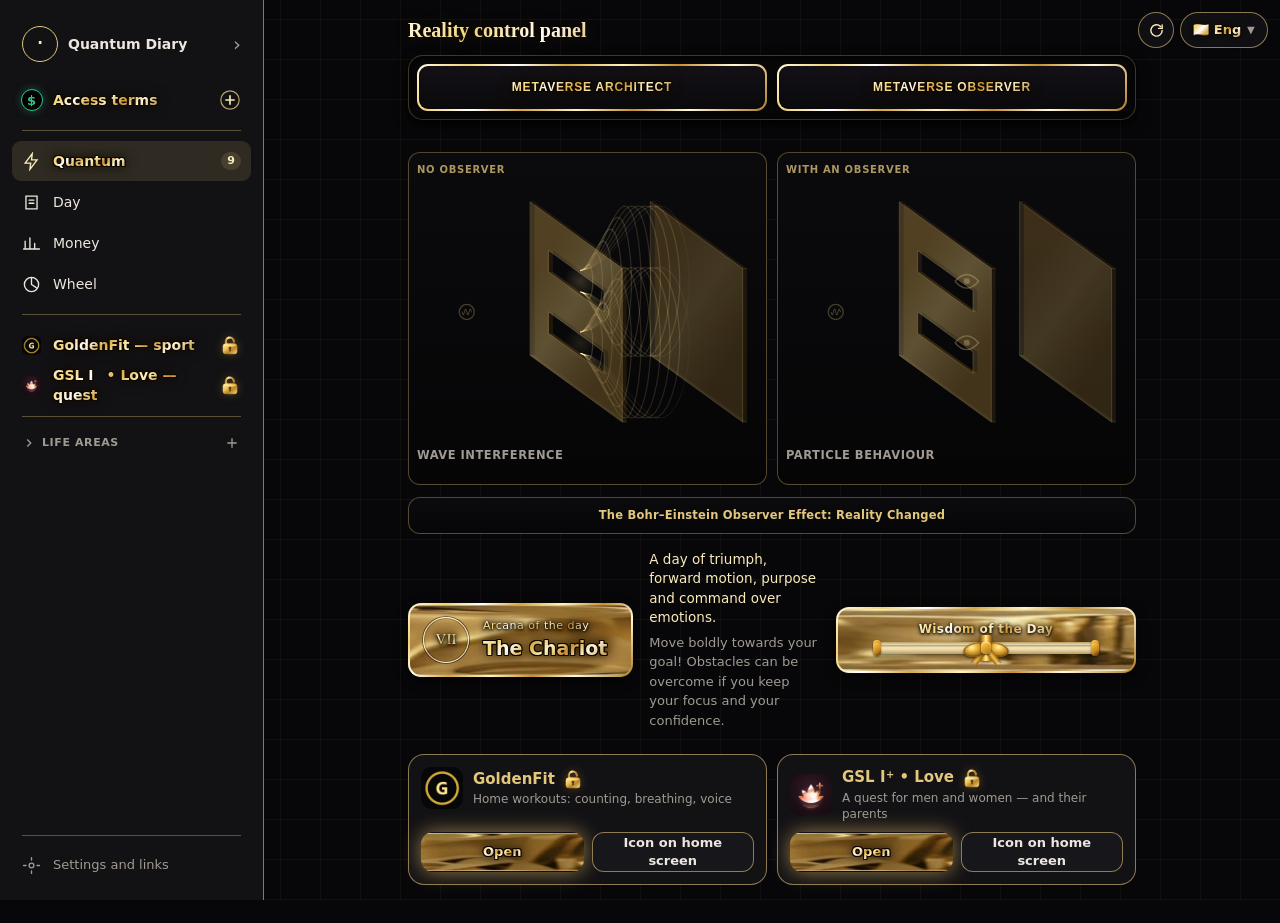
<file: index.html>
<!DOCTYPE html>
<html lang="ru">
<head>
<meta charset="UTF-8">
<meta name="viewport" content="width=device-width, initial-scale=1, viewport-fit=cover">
<!-- Ни шрифтов, ни библиотек снаружи: приложение должно открываться без сети.
     Playfair Display и Manrope берутся, если они есть в системе, иначе
     подставляется serif и системный шрифт — рисунок страницы не ломается. -->
<meta http-equiv="Content-Security-Policy"
      content="default-src 'self'; script-src 'self'; style-src 'self'; img-src 'self' data: blob:; media-src 'self' blob:; connect-src 'self' https: http://localhost:8580; base-uri 'none'; form-action 'self'">
<meta name="theme-color" content="#0b0a0f">
<title>Квантовый ежедневник</title>
<!-- МАНИФЕСТА ЗДЕСЬ БОЛЬШЕ НЕТ, И ЭТО НАРОЧНО.

     С ним браузер предлагал «установить приложение» и делал из сайта
     ярлык-приложение (WebAPK). Снаружи он неотличим от настоящего: то же
     имя «Квант», тот же значок, своя строка в списке приложений. Но это
     всё тот же сайт, и напоминаний он не умеет — ни звука, ни вибрации,
     ни срабатывания при закрытом приложении.

     Выходило два одинаковых с виду «Кванта»: один звонит, другой нет, и
     понять, какой перед тобой, нельзя. Именно на этом владелец и потерял
     день, ожидая напоминаний от ярлыка.

     Поэтому установка теперь одна — настоящее приложение со страницы
     /app/. Сайт остаётся сайтом: открывается в браузере, работает без
     сети (service worker никуда не делся), но вторым приложением больше
     не притворяется.

     ИСКЛЮЧЕНИЕ — КОМПЬЮТЕР. Установка отдельным окном нужна и там, а
     двойника на телефоне допускать нельзя. Поэтому манифест для ПК
     (manifest-pc.webmanifest) подключает js/pc-install.js — и только
     настольным браузерам, по правилам core/pc-install-rules.js. Сюда,
     в HTML, ссылку на манифест возвращать по-прежнему нельзя: её
     увидит и Chrome на Android. Это закреплено проверкой
     (test/pc-install.test.js). -->
<link rel="icon" href="icons/icon.svg" type="image/svg+xml">
<!-- ЗНАЧОК НА ДОМАШНЕМ ЭКРАНЕ iPHONE.
     Ссылки на манифест здесь по-прежнему нет и быть не должно (причина
     выше). Его подключает только iPhone, сам, из js/ios-home.js. А эти
     строки понимает один Safari, и Chrome на Android они не трогают:
     значок для домашнего экрана, имя под ним и тёмная строка
     состояния, чтобы шапка не белела поверх чёрного фона. -->
<link rel="apple-touch-icon" href="icons/icon-192.png">
<meta name="apple-mobile-web-app-capable" content="yes">
<meta name="mobile-web-app-capable" content="yes">
<meta name="apple-mobile-web-app-status-bar-style" content="black-translucent">
<meta name="apple-mobile-web-app-title" content="Квант">
<!-- Токены игры идут ПЕРВЫМИ: app.css ниже по каскаду переопределяет
     ими свои имена (см. :root в app.css) -->
<link rel="stylesheet" href="css/game-tokens.css">
<link rel="stylesheet" href="css/app.css">
<!-- Редактор квантового кабинета: и на странице админа, и в разделе администратора (выкладка 165) -->
<link rel="stylesheet" href="css/cabinet-editor.css">
<!-- Вторая вкладка «Кванта». Идёт последней: берёт имена из app.css,
     своих цветов не заводит, все правила живут внутри .qm-root -->
<link rel="stylesheet" href="css/space.css">
<link rel="stylesheet" href="js/views/space/door-video/video.css">
<!-- Свиток «Мудрость дня»: весь модуль в js/views/scroll/, стили там же -->
<link rel="stylesheet" href="js/views/scroll/scroll.css">
<!-- GoldenFit: плитка на главной и пункт меню — модуль js/views/sport/ (README.md там) -->
<link rel="stylesheet" href="js/views/sport/sport.css">
<!-- Условия доступа: строка меню с зелёным $ и окно пакетов — модуль js/views/terms/ (README.md там) -->
<link rel="stylesheet" href="js/views/terms/terms.css">
<!-- Окно «Установить виджет»: предпросмотр берёт золото и буквы из app.css -->
<link rel="stylesheet" href="css/widgets.css">
<script type="module" src="js/ios-home.js"></script>
<script type="module" src="js/pc-install.js"></script>
<script type="module" src="js/app.js"></script>
</head>
<body>

<!-- Вход. Перекрывает приложение, пока нет действующей сессии -->
<section id="authGate" class="gate" hidden>
  <div class="gate-card">
    <div class="gate-brand">
      <svg width="58" height="58" viewBox="-50 -50 100 100" aria-hidden="true">
        <circle r="34" fill="none" stroke="#D4AF37" stroke-width="1.5"></circle>
        <circle r="21" fill="none" stroke="rgba(212,175,55,.45)" stroke-width="1"></circle>
        <path d="M0 0L0 -34A34 34 0 0 1 24 -24Z" fill="#D4AF37"></path>
        <path d="M0 0L24 24A34 34 0 0 1 0 34Z" fill="rgba(212,175,55,.5)"></path>
        <circle r="3" fill="#FFD700"></circle>
      </svg>
      <h1 data-i18n="app.name">Квантовый ежедневник</h1>
      <p class="muted m0" data-i18n="app.tagline">Пространство осознанного дня</p>
    </div>

    <div class="segmented" id="gateTabs" role="tablist">
      <button type="button" id="gateTabLogin" role="tab" aria-selected="true" data-i18n="auth.login">Войти</button>
      <button type="button" id="gateTabRequest" role="tab" aria-selected="false" data-i18n="auth.request">Запросить доступ</button>
    </div>

    <form id="loginForm" class="gate-form">
      <label><span data-i18n="auth.loginField">Почта или номер кабинета</span><input name="login" type="text" required autocomplete="username" inputmode="email"></label>
      <label><span data-i18n="auth.password">Пароль</span><input name="password" type="password" required autocomplete="current-password"></label>
      <p class="gate-msg" id="loginMsg" role="alert"></p>
      <button type="submit" class="btn primary"><span class="gold-cut" data-i18n="auth.login">Войти</span></button>
    </form>

    <form id="requestForm" class="gate-form" hidden>
      <label><span data-i18n="auth.name">Имя</span><input name="displayName" required maxlength="80" autocomplete="name"></label>
      <label><span data-i18n="auth.email">Почта</span><input name="email" type="email" required autocomplete="email"></label>
      <label><span data-i18n="auth.phone">Телефон</span><input name="phone" type="tel" maxlength="32" autocomplete="tel"></label>
      <label><span data-i18n="auth.telegram">Telegram</span><input name="telegramId" maxlength="64" placeholder="@имя"></label>
      <p class="muted" data-i18n="auth.closedNote">Заявку рассматривает администратор.</p>
      <p class="gate-msg" id="requestMsg" role="alert"></p>
      <button type="submit" class="btn primary"><span class="gold-cut" data-i18n="auth.request">Отправить заявку</span></button>
    </form>

    <!-- Первичная настройка. Показывается, только пока в системе нет ни одного
         администратора, и исчезает навсегда, как только он появился: сервер
         после этого отвечает на /api/setup отказом (см. src/auth.js). Пароль
         человек задаёт себе сам — он не проходит ни через чьи руки. -->
    <form id="setupForm" class="gate-form" hidden>
      <p class="muted" data-i18n="auth.setupNote">Система ещё не настроена. Заведите первый кабинет — он станет администратором.</p>
      <label><span data-i18n="auth.name">Имя</span><input name="displayName" required maxlength="80" autocomplete="name" value="Администратор"></label>
      <label><span data-i18n="auth.email">Почта</span><input name="email" type="email" required autocomplete="username" value="admin@genesisystem.local"></label>
      <label><span data-i18n="auth.password">Пароль</span><input name="password" type="password" required minlength="10" autocomplete="new-password"></label>
      <label><span data-i18n="auth.passwordAgain">Пароль ещё раз</span><input name="password2" type="password" required minlength="10" autocomplete="new-password"></label>
      <!-- Придумывать пароль на ходу не нужно: устройство придумает само и
           покажет открытым, чтобы его можно было сразу записать -->
      <button type="button" class="btn ghost" id="setupGenerate" data-i18n="auth.generatePassword">Придумать пароль за меня</button>
      <p class="muted" data-i18n="auth.setupHint">Не короче десяти символов. Запишите его: восстановить пароль здесь некому.</p>
      <p class="gate-msg" id="setupMsg" role="alert"></p>
      <button type="submit" class="btn primary"><span class="gold-cut" data-i18n="auth.setupButton">Создать администратора</span></button>
    </form>
  </div>
</section>

<!-- Скрыт до решения в boot(): иначе приложение мелькает перед экраном входа -->
<div id="appRoot" hidden>

  <button type="button" id="drawerBack" class="drawer-back" hidden aria-label="Закрыть меню"></button>

  <nav id="drawer" class="drawer" hidden aria-label="Меню">
    <!-- Кабинет сверху: кто вошёл и под каким номером. Номер нужен, чтобы
         человек и администратор говорили об одном и том же кабинете -->
    <!-- Кабинет открывает профиль. Выход, смена пароля и удаление ушли внутрь
         него: это редкие действия, и на виду они только мешали, а кнопка
         выхода рядом с именем нажималась по ошибке. -->
    <button type="button" class="drawer-user" id="drawerUser">
      <span class="avatar" id="userInitial">·</span>
      <span class="who">
        <b id="userName" data-i18n="app.name">Квантовый ежедневник</b>
        <span id="userAccount"></span>
      </span>
      <span class="chev" aria-hidden="true">›</span>
    </button>

    <!-- Условия доступа (пакеты и цены, ознакомительно) — самой первой строкой, своей чертой отделена от
         «Кванта» (владелец 16.11.2026: «это как отдельная история»). Строку рисует js/views/terms/ -->
    <div class="drawer-list" id="drawerTerms"></div>
    <div class="drawer-sep"></div>

    <div class="drawer-list" id="drawerMain"></div>
    <!-- Отдельные приложения — своей группой под чертой, у каждого замочек доступа
         (js/views/apps/access.js; выкладка 238). -->
    <div class="drawer-sep"></div>
    <!-- GoldenFit: пункт меню рисует js/views/sport/ -->
    <div class="drawer-list" id="drawerSport"></div>
    <!-- GSL Woman: пункт меню рисует js/views/woman/ -->
    <div class="drawer-list" id="drawerWoman"></div>

    <div class="drawer-sep"></div>

    <!-- Заголовок группы с действиями прямо в строке — приём из того меню -->
    <div class="drawer-group">
      <!-- Свёрнуто по умолчанию: девять сфер занимали весь экран меню, и за ними
           терялись сами разделы. Разворачивается нажатием и остаётся развёрнутым,
           пока человек не свернёт обратно. -->
      <button type="button" id="spheresToggle" class="group-caption" aria-expanded="false">
        <svg class="chevron" viewBox="0 0 24 24" aria-hidden="true"><path d="M6 9l6 6 6-6"></path></svg>
        <span data-i18n="nav.spheres">Сферы жизни</span>
      </button>
      <button type="button" id="spheresSettings" class="group-action" aria-label="Настроить сферы">
        <svg viewBox="0 0 24 24" aria-hidden="true"><path d="M12 5v14M5 12h14"></path></svg>
      </button>
    </div>
    <div class="drawer-list" id="drawerSpheres"></div>

    <div class="drawer-grow"></div>
    <div class="drawer-sep"></div>

    <div class="drawer-list service" id="drawerService"></div>
  </nav>

  <main class="screen">
    <header class="top">
      <!-- Гамбургер переехал в нижнее меню кнопкой «Профиль»: см. renderNav() -->
      <h1 id="screenTitle"></h1>
      <span id="syncStatus" class="sync" role="status"></span>
    </header>

    <!-- Колесо -->
    <section id="viewWheel">
      <div class="segmented periods" role="group">
        <button type="button" data-view="day" data-i18n="wheel.day">День</button>
        <button type="button" data-view="week" data-i18n="wheel.week">Неделя</button>
        <button type="button" data-view="month" data-i18n="wheel.month">Месяц</button>
        <button type="button" data-view="year" data-i18n="wheel.year">Год</button>
      </div>

      <div class="range">
        <button type="button" id="prev" class="icon-btn plain" aria-label="Назад">‹</button>
        <span id="rangeLabel"></span>
        <button type="button" id="next" class="icon-btn plain" aria-label="Вперёд">›</button>
      </div>

      <div class="card wheel-card">
        <svg id="wheel" viewBox="-200 -200 400 400" role="img" aria-labelledby="summary"></svg>
        <p id="summary" class="summary"></p>
        <p class="legend" data-i18n="wheel.legend"></p>
      </div>

      <div class="card density">
        <div class="density-head">
          <span data-i18n="wheel.density">Плотность новой реальности</span>
          <b id="densityValue">—</b>
        </div>
        <div class="bar gold"><i id="densityBar"></i></div>
      </div>

      <section id="notice" class="card notice" hidden></section>

      <div class="card">
        <ul id="sectorList" class="sectors"></ul>
      </div>
    </section>

    <!-- Квант -->
    <section id="viewQuantum" hidden>
      <!-- Две части раздела. Подписи проставляет js/views/space/index.js
           из своего словаря, чтобы не расширять общий i18n. -->
      <div class="qm-tabs" id="quantumTabs" role="tablist">
        <button type="button" class="qm-tab" data-part="moments"
                role="tab" aria-selected="false">Архитектор метавселенной</button>
        <button type="button" class="qm-tab" data-part="space"
                role="tab" aria-selected="false">Наблюдатель метавселенной</button>
      </div>

      <!-- Пустой пульт: пока ни одна кнопка не нажата, под ними идёт сам
           опыт с двумя щелями. Слева, под «Архитектором», частицы ведут
           себя как волна и дают семь полос; справа, под «Наблюдателем»,
           за щелями смотрят глаза, и полос остаётся две.

           Поля стоят ровно под своими кнопками и названы так же: человек
           видит разницу раньше, чем выберет. Нажатие на поле зажигает
           опыт, второе гаснет; повторное нажатие гасит оба.
           Рисует js/views/quantum-slit.js. -->
      <div id="quantumIdle" class="q-idle">
        <button type="button" class="q-exp" data-exp="wave" aria-pressed="false">
          <span class="q-exp-cond" data-i18n="exp.noObserver">Без наблюдателя</span>
          <canvas aria-hidden="true"></canvas>
          <span class="q-exp-cap">
            <span data-i18n="exp.wave">Волновая интерференция</span>
            <i class="q-exp-flag" data-i18n="exp.active">активно</i>
          </span>
        </button>
        <button type="button" class="q-exp" data-exp="particle" aria-pressed="false">
          <span class="q-exp-cond" data-i18n="exp.observer">С наблюдателем</span>
          <canvas aria-hidden="true"></canvas>
          <span class="q-exp-cap">
            <span data-i18n="exp.particle">Поведение частиц</span>
            <i class="q-exp-flag" data-i18n="exp.active">активно</i>
          </span>
        </button>

        <!-- Общее имя опыта под обоими полями: слева и справа один и тот
             же опыт, разница только в наблюдателе, и подпись должна быть
             одна на двоих. -->
        <p class="q-exp-title" data-i18n="exp.title">Эффект Наблюдателя Бора–Эйнштейна: Изменение Реальности</p>

        <!-- Аркан дня: знак, которым начинается день. Стоит здесь, а не
             внутри «Архитектора», потому что это не содержимое раздела, а
             то, с чем человек в этот раздел входит. Наполняет
             js/views/quantum.js. -->
        <!-- Аркан дня и свиток «Мудрость дня» — одна сетка (.q-arcana-row в
             app.css): плашка аркана, справа от неё золотая кнопка свитка,
             под ними смысл аркана, ещё ниже разворачивается сам свиток.
             Свиток — отдельный модуль js/views/scroll/ (см. README.md там):
             он рисует кнопку в #dailyScrollButton, свиток в #dailyScrollPanel.
             Места на экране задаёт сетка, а не модуль. -->
        <div class="q-arcana-row">
          <div id="quantumArcana" class="q-arcana-block"></div>
          <div id="dailyScrollButton"></div>
          <div id="dailyScrollPanel"></div>
        </div>

        <!-- Отдельные приложения на аккаунте «Кванта» — две плитки в один ряд
             (.apps-row в js/views/sport/sport.css): GoldenFit (js/views/sport/) и
             GSL Woman (js/views/woman/). Каждая открывает своё приложение уже
             вошедшим и ставит его значок на экран. -->
        <div class="apps-row">
          <div id="sportTile"></div>
          <div id="womanTile"></div>
        </div>
      </div>

      <!-- Часть 1: моменты дня. Разметка и логика не менялись.

           Скрыта при загрузке: пульт открывается с двумя погашенными
           кнопками, и содержимое появляется только после выбора. Пока
           одна из кнопок была нажата по умолчанию, выбор выглядел уже
           сделанным за человека. -->
      <div id="quantumMoments" hidden>
        <div class="card" id="quantumCard"></div>
        <!-- Живая часть: экран момента, удержание кнопки, хромотерапия -->
        <div id="quantumLive" class="q-live" hidden></div>
      </div>

      <!-- Часть 2: «Пространство вариантов». Поднимается по первому клику. -->
      <div id="quantumSpace" hidden></div>
    </section>

    <!-- День -->
    <section id="viewDay" hidden>
      <!-- Переключатель вида: день, неделя, месяц. Устройство экранов взято
           у Super Productivity (MIT) — неделя колонками, месяц сеткой. -->
      <div class="segmented" id="dayViews" role="group">
        <button type="button" data-dayview="day" aria-pressed="true" data-i18n="wheel.day">День</button>
        <button type="button" data-dayview="week" aria-pressed="false" data-i18n="wheel.week">Неделя</button>
        <button type="button" data-dayview="month" aria-pressed="false" data-i18n="wheel.month">Месяц</button>
      </div>

      <div class="range">
        <button type="button" id="dayPrev" class="icon-btn plain" aria-label="Назад">‹</button>
        <span id="dayLabel"></span>
        <button type="button" id="dayNext" class="icon-btn plain" aria-label="Вперёд">›</button>
      </div>

      <!-- Календарь: показывается в видах «неделя» и «месяц» -->
      <div class="card" id="calendarCard" hidden></div>

      <div class="card">
        <div class="section-head">
          <h2 data-i18n="day.tasks">Задачи</h2>
          <span class="muted" id="taskProgress" class="m0"></span>
        </div>
        <ul id="taskList" class="tasks mt10"></ul>
        <button type="button" id="addTask" class="add-goal ml0" data-i18n="day.addTask">+ Задача</button>
      </div>

      <div class="card">
        <div class="section-head">
          <h2 data-i18n="day.note">Заметка дня</h2>
          <button type="button" id="voiceNote" class="icon-btn plain" aria-label="Сказать голосом" hidden>
            <svg viewBox="0 0 24 24" aria-hidden="true"><rect x="9" y="3" width="6" height="11" rx="3"></rect><path d="M5 11a7 7 0 0 0 14 0M12 18v3"></path></svg>
          </button>
        </div>
        <textarea id="noteBody" class="mt10"></textarea>
      </div>

      <div class="card">
        <div class="section-head">
          <h2 data-i18n="day.dates">Памятные даты</h2>
          <button type="button" id="addDate" class="add-goal m0" data-i18n="day.addDate">+ Дата</button>
        </div>
        <ul id="dateList" class="dates mt10"></ul>
      </div>
    </section>

    <!-- Деньги -->
    <section id="viewMoney" hidden>
      <div class="card" id="moneyCard"></div>
    </section>
  </main>

  <nav class="bottom-nav" id="bottomNav" aria-label="Разделы"></nav>

  <div class="lang-wrap">
    <div class="lang-menu" id="langMenu" hidden role="group" aria-label="Язык"></div>
    <div class="bottom-row">
      <!-- Обновление рядом с языком — как в игре. Отвечает цифрами на вопрос
           «обновилось или нет» и выбрасывает запас страниц -->
      <button type="button" id="updateBtn" class="lang-btn upd-btn head-btn" aria-label="Обновить" title="Обновить">
        <svg viewBox="0 0 24 24" aria-hidden="true"><path d="M20 12a8 8 0 1 1-2.3-5.7M20 4v5h-5"></path></svg>
      </button>
      <button type="button" id="langBtn" class="lang-btn head-btn" aria-expanded="false">
        <span id="langLabel">Рус</span><span class="arrow" aria-hidden="true">▲</span>
      </button>
    </div>
  </div>
</div>

<!-- ПРОФИЛЬ: всё о себе в одном месте.

     Сюда собрано то, что было раскидано: фотография, смена пароля, установка
     приложения на телефон, выход и удаление. Раньше смена пароля и удаление
     жили в самом низу настроек, а выход — иконкой рядом с именем, где его
     задевали случайно. -->
<!-- Запись о деньгах. Одна форма и на расход, и на приход: разница между
     ними — одно поле, а поля, даты и категории общие. -->
<dialog id="moneyDialog">
  <form method="dialog" class="sheet" id="moneyForm">
    <div class="sheet-head">
      <button type="button" class="icon-btn plain back-btn" id="moneyBack" aria-label="Назад">
        <svg viewBox="0 0 24 24" aria-hidden="true"><path d="M15 5l-7 7 7 7"></path></svg>
      </button>
      <h2 data-i18n="money.entry">Запись</h2>
    </div>
    <div class="segmented" role="group">
      <label class="seg-radio"><input type="radio" name="kind" value="expense" checked><span data-i18n="money.expense">Расход</span></label>
      <label class="seg-radio"><input type="radio" name="kind" value="income"><span data-i18n="money.income">Приход</span></label>
    </div>
    <label><span data-i18n="money.amount">Сумма</span><input name="amount" type="text" inputmode="decimal" required></label>
    <label><span data-i18n="money.category">Категория</span><select name="category"></select></label>
    <label><span data-i18n="money.note">Заметка</span><input name="note" maxlength="300"></label>
    <label><span data-i18n="money.date">Дата</span><input name="date" type="date" required></label>
    <menu>
      <button value="cancel" formnovalidate class="btn" data-i18n="adm.cancel">Отмена</button>
      <button value="save" class="btn primary"><span class="gold-cut" data-i18n="adm.save">Сохранить</span></button>
    </menu>
  </form>
</dialog>

<dialog id="profileDialog">
  <div class="sheet">
    <div class="sheet-head">
      <button type="button" class="icon-btn plain back-btn" id="profileBack" aria-label="Назад">
        <svg viewBox="0 0 24 24" aria-hidden="true"><path d="M15 5l-7 7 7 7"></path></svg>
      </button>
      <h2 data-i18n="profile.title">Профиль</h2>
    </div>

    <div class="profile-top">
      <span class="profile-photo" id="profilePhoto">·</span>
      <div class="profile-who">
        <b id="profileName"></b>
        <span class="muted" id="profileAccount"></span>
      </div>
    </div>
    <div class="profile-photo-actions">
      <button type="button" class="btn" id="photoPick" data-i18n="profile.photoPick">Загрузить фото</button>
      <button type="button" class="btn" id="photoClear" data-i18n="profile.photoClear">Убрать</button>
      <input type="file" id="photoFile" accept="image/*" hidden>
    </div>
    <p class="gate-msg" id="photoMsg" role="status"></p>

    <div class="profile-rows">
      <button type="button" class="btn" id="installApp" hidden data-i18n="profile.install">Установить приложение</button>
      <!-- Только на компьютере и только если браузер умеет ставить сайт
           отдельным окном (Chrome, Edge): кнопку показывает
           js/pc-install.js, когда браузер пришлёт событие. -->
      <button type="button" class="btn" id="installPc" hidden data-i18n="profile.installPc">Установить на ПК</button>
      <!-- Тихий час стоит среди настроек человека, а не в общих настройках
           приложения: время сна — это про человека, а не про программу. -->
      <button type="button" class="btn" id="quietHours" data-i18n="quiet.open">Тихий час</button>
      <!-- Режим будильника стоит рядом с тихим часом нарочно: обе настройки
           про одно и то же — как именно телефон зовёт человека. Одна о том,
           когда молчать, вторая о том, как звонить. -->
      <button type="button" class="btn" id="alarmMode" data-i18n="alarm.open">Режим будильника</button>
      <!-- УВЕДОМЛЕНИЯ С СЕРВЕРА (выкладка 205): iPhone с экрана «Домой» и браузер — там своих будильников
           нет, в час момента звонит сервер пушем. В приложении для Android блок скрыт (app.js). -->
      <div id="pushBox" hidden>
        <button type="button" class="btn" id="pushToggle" hidden data-i18n="push.enable">Включить уведомления о моментах</button>
        <p class="muted m0" id="pushNote"></p>
        <p class="gate-msg" id="pushMsg" role="status"></p>
      </div>
      <!-- Виджеты рабочего стола — отдельная кнопка в меню профиля, а не в «Логах»
           (просьба владельца 17.10.2026): там их смотрят, настраивают и ставят. -->
      <button type="button" class="btn" id="widgetsOpen" data-i18n="profile.widgets">Установить виджет</button>
      <!-- Раздел администратора: стоит у каждого участника, а войти в него может только администратор,
           введя СВОЙ пароль (js/support.js, выкладка 165) — чтобы настроить этот кабинет и помочь. -->
      <button type="button" class="btn" id="supportOpen" data-i18n="support.open">Администратор</button>
      <button type="button" class="btn" id="changePassword" hidden data-i18n="password.change">Сменить пароль</button>
      <button type="button" class="btn" id="profileLogout" data-i18n="auth.logout">Выйти</button>
      <button type="button" class="btn danger" id="deleteData" data-i18n="profile.removeApp">Удалить приложение</button>
      <p class="muted m0" data-i18n="profile.removeNote">Удаление стирает все записи на этом устройстве. Если вход сохранён на сервере, они вернутся при следующем входе.</p>
      <!-- Отдельная кнопка в самом низу списка (просьба владельца 04.11.2026, выкладка 215): внутри «Режима будильника»
           её приходилось искать. Пояснение об удалении стоит выше, чтобы остаться рядом со своей кнопкой. -->
      <button type="button" class="btn" id="alarmLogs" data-i18n="alarm.logs">Логи</button>
    </div>
  </div>
</dialog>

<!-- ОКНО «УСТАНОВИТЬ ВИДЖЕТ» (раздел 9.21).

     Сверху — что настраиваем (новые виджеты или один из стоящих на столе), цвет,
     прозрачность и надписи; ниже — все шесть видов с живым предпросмотром и кнопкой
     «Установить». Наполняет окно js/widgets-ui.js: здесь только каркас. -->
<dialog id="widgetsDialog">
  <div class="sheet">
    <div class="sheet-head">
      <button type="button" class="icon-btn plain back-btn" id="widgetsBack" aria-label="Назад">
        <svg viewBox="0 0 24 24" aria-hidden="true"><path d="M15 5l-7 7 7 7"></path></svg>
      </button>
      <h2 data-i18n="widgets.title">Виджеты</h2>
    </div>
    <p class="muted m0" data-i18n="widgets.intro">Выберите вид, настройте цвет и надписи — и положите виджет на рабочий стол. Сроки на нём те же, что на плашке в шторке.</p>
    <p class="gate-msg" id="widgetsBrowserNote" hidden data-i18n="widgets.desktopNote">На компьютере виджет открывается отдельным маленьким окном — поставьте его в угол экрана. Сроки переключаются сами; вид и цвет меняются здесь же и сразу видны в окне.</p>
    <!-- Установщик «Кванта» для компьютера (desktop/, Electron, выкладка 152): виджеты — окна без
         рамки прямо на рабочем столе, без браузера. Файл кладёт сборка desktop-build.yml. -->
    <a class="btn" id="widgetsDesktopDownload" href="app/quantum-desktop.exe" download hidden
       data-i18n="widgets.desktopDownload">Скачать «Квант» для компьютера — виджеты прямо на рабочем столе</a>

    <label>
      <span data-i18n="widgets.target">Что настраиваем</span>
      <select id="widgetsTarget"></select>
    </label>

    <div class="wg-block">
      <span class="muted" data-i18n="widgets.color">Цвет</span>
      <div class="segmented wg-modes" id="widgetsModes" role="group">
        <button type="button" data-mode="auto" aria-pressed="true" data-i18n="widgets.mode.auto">Авто по дням</button>
        <button type="button" data-mode="chakra" aria-pressed="false" data-i18n="widgets.mode.chakra">Цвет чакры</button>
        <button type="button" data-mode="gold" aria-pressed="false" data-i18n="widgets.mode.gold">Золото</button>
        <button type="button" data-mode="graphite" aria-pressed="false" data-i18n="widgets.mode.graphite">Графит</button>
      </div>
      <div class="wg-swatches" id="widgetsSwatches" hidden></div>
      <!-- Картинки — за стрелкой (выкладки 180, 182): разметку рисует js/widget-picker.js, то же окно — в
           настройках виджета на компьютере (widget-sheet.html) -->
      <div class="wg-picker" id="widgetsPicker"></div>
      <p class="muted m0" id="widgetsModeNote"></p>
    </div>

    <label>
      <span id="widgetsAlphaLabel"></span>
      <input type="range" id="widgetsAlpha" min="0" max="100" step="5" value="88">
    </label>

    <!-- Прозрачность кнопок отдельно от подложки (выкладка 195): меньше 100 — остаётся контур кнопки -->
    <label>
      <span id="widgetsButtonAlphaLabel"></span>
      <input type="range" id="widgetsButtonAlpha" min="0" max="100" step="5" value="100">
    </label>

    <div class="wg-block">
      <span class="muted" data-i18n="widgets.texts">Надписи</span>
      <label><span data-i18n="widgets.field.title">Заголовок</span><input type="text" id="widgetsTitle" maxlength="40"></label>
      <label><span data-i18n="widgets.field.subtitle">Подзаголовок</span><input type="text" id="widgetsSubtitle" maxlength="40"></label>
      <label><span data-i18n="widgets.field.architect">Подпись Архитектора</span><input type="text" id="widgetsArchitect" maxlength="40"></label>
      <label><span data-i18n="widgets.field.observer">Подпись Наблюдателя</span><input type="text" id="widgetsObserver" maxlength="40"></label>
      <button type="button" class="btn" id="widgetsReset" data-i18n="widgets.reset">Вернуть стандартные надписи</button>
    </div>

    <div class="wg-block">
      <span class="muted" data-i18n="widgets.catalog">Виды виджетов</span>
      <div class="wg-gallery" id="widgetsGallery"></div>
    </div>

    <!-- Плитка в шторке — того же рода, что виджет: её запускает сама система (раздел 9.20),
         поэтому она живёт здесь, а не в «Логах». Видна только в приложении. -->
    <div class="wg-block" id="widgetsTileBox" hidden>
      <span class="muted" data-i18n="widgets.tileTitle">Плитка в шторке</span>
      <p class="muted m0" data-i18n="widgets.tileNote">Плитка включается, когда открывают шторку, и показывает время ближайшего входа. Её запускает сама система, поэтому она помогает вернуть звонки, если телефон закрыл приложение.</p>
      <button type="button" class="btn" id="widgetsTileAdd" data-i18n="widgets.tileAdd">Добавить плитку в шторку</button>
    </div>

    <p class="gate-msg" id="widgetsMsg" hidden role="status"></p>
    <p class="muted m0" data-i18n="widgets.manual">Если окно не открылось: долгое нажатие на рабочем столе → «Виджеты» → «Квант» → нужный вид.</p>
    <div class="actions"><button type="button" class="btn primary" id="widgetsDone"><span class="gold-cut" data-i18n="widgets.close">Готово</span></button></div>
  </div>
</dialog>

<dialog id="settingsDialog">
  <form method="dialog" class="sheet">
    <h2 data-i18n="settings.title">Настройки</h2>
    <div class="field-row">
      <span data-i18n="settings.sectors">Секторов</span>
      <div class="segmented" id="countButtons" role="group">
        <button type="button" data-count="7">7</button>
        <button type="button" data-count="8">8</button>
        <button type="button" data-count="9">9</button>
      </div>
    </div>
    <ul id="sectorEditList" class="edit-list"></ul>
    <button type="button" id="openAssess" class="btn" data-i18n="assess.open">Оценить сферы 1–10</button>
    <p class="muted" id="accountInfo"></p>
    <!-- Смена пароля и удаление переехали в профиль -->
    <div class="actions"><button value="close" class="btn primary"><span class="gold-cut" data-i18n="settings.done">Готово</span></button></div>
  </form>
</dialog>

<dialog id="goalDialog">
  <form method="dialog" class="sheet" id="goalForm">
    <h2 id="goalHeading" data-i18n="goal.new">Новая цель</h2>
    <p class="muted" id="goalSector"></p>
    <label><span data-i18n="goal.what">Что делаю</span><input name="title" required maxlength="80"></label>
    <div class="two">
      <label><span data-i18n="goal.target">Норма в неделю</span><input name="target" type="number" min="0.01" step="any" required inputmode="decimal"></label>
      <label><span data-i18n="goal.unit">Единица</span><input name="unit" maxlength="20"></label>
    </div>
    <label><span data-i18n="goal.kind">Вид нормы</span>
      <select name="kind">
        <option value="atLeast" data-i18n="goal.atLeast">Не меньше</option>
        <option value="atMost" data-i18n="goal.atMost">Не больше</option>
      </select>
    </label>
    <details>
      <summary data-i18n="goal.dayPlan">План по дням и вес</summary>
      <div class="dayplan" id="dayPlan"></div>
      <p class="muted" data-i18n="goal.dayPlanHint"></p>
      <label><span data-i18n="goal.weight">Вес цели в секторе</span><input name="weight" type="number" min="0.1" max="100" step="0.1" value="1" inputmode="decimal"></label>
    </details>
    <p class="muted" data-i18n="goal.versionHint"></p>
    <div class="actions">
      <button type="button" id="archiveGoal" class="btn" data-i18n="goal.archive">Завершить</button>
      <button type="button" id="deleteGoal" class="btn danger" data-i18n="goal.delete">Удалить</button>
      <button value="cancel" formnovalidate class="btn" data-i18n="common.cancel">Отмена</button>
      <button value="save" class="btn primary"><span class="gold-cut" data-i18n="common.save">Сохранить</span></button>
    </div>
  </form>
</dialog>

<dialog id="logDialog">
  <form method="dialog" class="sheet" id="logForm">
    <h2 id="logHeading"></h2>
    <p class="muted" id="logProgress"></p>
    <div class="two">
      <label><span data-i18n="log.amount">Сколько</span><input name="amount" type="number" min="0" step="any" required inputmode="decimal"></label>
      <label><span data-i18n="log.date">День</span><input name="date" type="date" required></label>
    </div>
    <label><span data-i18n="log.note">Заметка</span><input name="note" maxlength="500"></label>
    <ul id="logEntries" class="entries"></ul>
    <div class="actions">
      <button value="cancel" formnovalidate class="btn" data-i18n="common.close">Закрыть</button>
      <button value="save" class="btn primary"><span class="gold-cut" data-i18n="log.heading">Записать</span></button>
    </div>
  </form>
</dialog>

<dialog id="assessDialog">
  <form method="dialog" class="sheet">
    <h2 data-i18n="assess.title">Как ты сейчас ощущаешь каждую сферу?</h2>
    <p class="muted" data-i18n="assess.hint"></p>
    <ul id="assessList" class="edit-list"></ul>
    <div class="actions">
      <button value="cancel" formnovalidate class="btn" data-i18n="assess.later">Позже</button>
      <button value="save" class="btn primary"><span class="gold-cut" data-i18n="common.save">Сохранить</span></button>
    </div>
  </form>
</dialog>

<dialog id="taskDialog">
  <form method="dialog" class="sheet" id="taskForm">
    <h2 data-i18n="day.addTask">Задача</h2>
    <label><span data-i18n="day.tasks">Что сделать</span><input name="title" required maxlength="200"></label>
    <label><span data-i18n="nav.spheres">Сфера жизни</span><select name="sectorId"></select></label>
    <div class="actions">
      <button value="cancel" formnovalidate class="btn" data-i18n="common.cancel">Отмена</button>
      <button value="save" class="btn primary"><span class="gold-cut" data-i18n="common.save">Сохранить</span></button>
    </div>
  </form>
</dialog>

<dialog id="dateDialog">
  <form method="dialog" class="sheet" id="dateForm">
    <h2 data-i18n="day.addDate">Памятная дата</h2>
    <label><span data-i18n="day.dates">Что за дата</span><input name="title" required maxlength="120"></label>
    <div class="two">
      <label><span data-i18n="log.date">День и месяц</span><input name="when" type="date" required></label>
      <label><span data-i18n="day.turns">Год рождения</span><input name="year" type="number" min="1900" max="2200" inputmode="numeric"></label>
    </div>
    <label>Напомнить заранее<select name="remindDaysBefore">
      <option value="0">в сам день</option>
      <option value="1" selected>за день</option>
      <option value="3">за три дня</option>
      <option value="7">за неделю</option>
    </select></label>
    <div class="actions">
      <button value="cancel" formnovalidate class="btn" data-i18n="common.cancel">Отмена</button>
      <button value="save" class="btn primary"><span class="gold-cut" data-i18n="common.save">Сохранить</span></button>
    </div>
  </form>
</dialog>

<dialog id="passwordDialog">
  <form method="dialog" class="sheet" id="passwordForm">
    <h2 data-i18n="password.change">Сменить пароль</h2>
    <p class="muted m0" data-i18n="password.hint">Первый пароль выдаёт администратор. Дальше вы меняете его сами.</p>
    <label><span data-i18n="password.current">Нынешний пароль</span><input name="currentPassword" type="password" required autocomplete="current-password"></label>
    <label><span data-i18n="password.new">Новый пароль</span><input name="newPassword" type="password" required minlength="8" autocomplete="new-password"></label>
    <label><span data-i18n="password.repeat">Ещё раз</span><input name="repeatPassword" type="password" required minlength="8" autocomplete="new-password"></label>
    <p class="gate-msg" id="passwordMsg" role="alert"></p>
    <div class="actions">
      <button value="cancel" formnovalidate class="btn" data-i18n="common.cancel">Отмена</button>
      <button value="save" class="btn primary"><span class="gold-cut" data-i18n="common.save">Сохранить</span></button>
    </div>
  </form>
</dialog>

<!-- ВХОД АДМИНИСТРАТОРА В КАБИНЕТ УЧАСТНИКА (выкладка 165).

     Просит логин и пароль АДМИНИСТРАТОРА, а не участника. Поля нарочно без автозаполнения:
     устройство чужое, и запоминать на нём пароль администратора нельзя. -->
<dialog id="supportGateDialog">
  <form class="sheet" id="supportGateForm" autocomplete="off">
    <h2 data-i18n="support.gateTitle">Вход администратора</h2>
    <p class="muted m0" data-i18n="support.gateHint">Этот раздел открывает только администратор — своим паролем. Он нужен, чтобы настроить этот кабинет и помочь пользоваться приложением. Пароль нигде не сохраняется.</p>
    <label><span data-i18n="support.login">Номер кабинета или почта администратора</span>
      <input name="login" type="text" required autocomplete="off" autocapitalize="off" spellcheck="false" data-lpignore="true" data-1p-ignore></label>
    <label><span data-i18n="support.password">Пароль администратора</span>
      <input name="password" type="password" required autocomplete="new-password" data-lpignore="true" data-1p-ignore></label>
    <p class="gate-msg" id="supportGateMsg" role="alert"></p>
    <div class="actions">
      <button type="button" class="btn" id="supportGateCancel" data-i18n="common.cancel">Отмена</button>
      <button type="submit" class="btn primary" name="enter"><span class="gold-cut" data-i18n="support.enter">Войти</span></button>
    </div>
  </form>
</dialog>

<!-- РАЗДЕЛ АДМИНИСТРАТОРА: настройка кабинета этого участника и его сбои. Наполняет js/support.js;
     закрытие окна — выход из режима администратора (сессия закрывается и на сервере). -->
<dialog id="supportDialog">
  <div class="sheet wide">
    <h2 data-i18n="support.panelTitle">Режим администратора</h2>
    <p class="m0"><b id="supportFor"></b></p>
    <p class="muted m0" id="supportState"></p>
    <p class="muted m0" data-i18n="support.note">Режим закрывается сам через 30 минут без действий. Опасные действия с учётной записью — новый пароль, блокировка — остались на странице администратора.</p>

    <h3 class="support-h" data-i18n="adm.quantumCabinet">Квантовый кабинет</h3>
    <div id="supportEditor"></div>

    <details id="supportErrorsBox" class="support-errors-box">
      <summary data-i18n="support.errors">Сбои на устройствах этого участника</summary>
      <ul id="supportErrors" class="support-errors"></ul>
    </details>

    <p class="gate-msg is-error" id="supportMsg" role="alert"></p>
    <div class="actions">
      <button type="button" class="btn primary" id="supportExit"><span class="gold-cut" data-i18n="support.exit">Выйти из режима администратора</span></button>
    </div>
  </div>
</dialog>

<!-- ТИХИЙ ЧАС.

     Промежуток, когда приложение молчит: ни звука, ни вибрации, ни
     уведомления на экране. Действует на оба источника — и на окно
     возможностей, и на моменты дня: настройка называется «не беспокоить»,
     значит беспокоить не должно ничто.

     Время берётся полем type="time": его рисует сам телефон привычным
     человеку колесом, и ничего своего изобретать не нужно. Минуты
     доступны наравне с часами — кто-то ложится в 22:30, а не ровно в
     22:00. -->
<dialog id="quietDialog">
  <form method="dialog" class="sheet" id="quietForm">
    <h2 data-i18n="quiet.title">Тихий час</h2>
    <p class="muted m0" data-i18n="quiet.hint">В это время приложение не звонит и не вибрирует. Напоминания, попавшие в тихий час, не придут совсем.</p>
    <label class="quiet-switch">
      <input type="checkbox" name="on" id="quietOn">
      <span data-i18n="quiet.on">Не беспокоить</span>
    </label>
    <div class="two">
      <label><span data-i18n="quiet.from">С</span><input name="from" id="quietFrom" type="time" required></label>
      <label><span data-i18n="quiet.until">До</span><input name="until" id="quietUntil" type="time" required></label>
    </div>
    <p class="muted m0" id="quietSummary" role="status"></p>
    <!-- Видно только в браузере. Там напоминаний не бывает вовсе, и настройка
         тихого часа без этой строки выглядела бы работающей, хотя влиять ей
         не на что. Лучше сказать прямо, чем дать человеку ждать звонка. -->
    <p class="gate-msg" id="quietBrowserNote" hidden data-i18n="quiet.browserNote">Напоминания приходят только в установленном приложении. В браузере эта настройка ни на что не влияет.</p>
    <div class="actions">
      <button value="cancel" formnovalidate class="btn" data-i18n="common.cancel">Отмена</button>
      <button value="save" class="btn primary"><span class="gold-cut" data-i18n="common.save">Сохранить</span></button>
    </div>
  </form>
</dialog>

<dialog id="alarmDialog">
  <form method="dialog" class="sheet" id="alarmForm">
    <h2 data-i18n="alarm.title">Режим будильника</h2>

    <label class="quiet-switch">
      <input type="checkbox" name="on" id="alarmOn">
      <span data-i18n="alarm.active">Режим активности: звонить будильником</span>
    </label>
    <p class="muted m0" id="alarmQuietNote" role="status"></p>

    <!-- СТРАЖ держит приложение живым, пока есть что звонить. Без него на
         телефоне владельца звонки не доходили: в момент звонка процесса
         приложения уже не было. Включён по умолчанию. -->
    <label class="quiet-switch">
      <input type="checkbox" name="guard" id="alarmGuard">
      <span data-i18n="alarm.guard">Плашка в шторке: время следующих входов и кнопки</span>
    </label>


    <!-- ДВА НАПРАВЛЕНИЯ, у каждого своё время и свой выбор из трёх. Подпись
         одна на оба поля (aria-labelledby): привязка названия к разделу
         закреплена проверкой — в выкладке 111 их уже путали местами. -->
    <div class="alarm-section" id="alarmWindowSection">
      <span class="alarm-name" id="alarmWindowName" data-i18n="alarm.on">Окно возможностей — Наблюдатель метавселенной</span>
      <!-- ЖИВОЙ ТАЙМЕР НАБЛЮДАТЕЛЯ (выкладки 148–149, ТЗ владельца 18.10.2026): тот же расчёт, что у
           таймера в «Пространстве», плашки и виджетов (core/observer-clock.js). Стоит в разделе
           Наблюдателя под его названием и выглядит как строка ниже: слева отсчёт в поле, как у
           часа, справа — до чего он, в поле, как у выбора режима. Пересчитывается сразу при
           правке часа, до «Сохранить». -->
      <div class="alarm-row alarm-clock" id="alarmClock" role="timer" aria-live="off">
        <span class="alarm-clock-time" id="alarmClockTime">--:--:--</span>
        <span class="alarm-clock-note" id="alarmClockNote"></span>
      </div>
      <div class="alarm-row">
        <input name="windowAt" id="alarmWindowAt" type="time" aria-labelledby="alarmWindowName">
        <select class="alarm-mode" id="alarmWindowMode" aria-labelledby="alarmWindowName">
          <option value="alarm" data-i18n="alarm.pick.alarm">Будильник</option>
          <option value="remind" data-i18n="alarm.pick.remind">Напоминание</option>
          <option value="off" data-i18n="alarm.pick.off">Выключено</option>
        </select>
      </div>
      <p class="alarm-state" id="alarmWindowState" role="status"></p>
      <p class="alarm-mode-note muted m0" hidden></p>
    </div>

    <div class="alarm-section" id="alarmMomentsSection">
      <span class="alarm-name" id="alarmMomentsName" data-i18n="alarm.moments">Девять моментов дня — Архитектор метавселенной</span>
      <div class="alarm-row">
        <input name="momentsAt" id="alarmMomentsAt" type="time" aria-labelledby="alarmMomentsName">
        <select class="alarm-mode" id="alarmMomentsMode" aria-labelledby="alarmMomentsName">
          <option value="alarm" data-i18n="alarm.pick.alarm">Будильник</option>
          <option value="remind" data-i18n="alarm.pick.remind">Напоминание</option>
          <option value="off" data-i18n="alarm.pick.off">Выключено</option>
        </select>
      </div>
      <p class="alarm-state" id="alarmMomentsState" role="status"></p>
      <p class="alarm-mode-note muted m0" hidden></p>
    </div>

    <!-- Проблемы с разрешениями: видны только когда они есть. -->
    <p class="gate-msg" id="alarmBattery" hidden role="status"></p>
    <button type="button" class="btn" id="alarmBatteryFix" hidden
            data-i18n="alarm.batteryFix">Разрешить работу в фоне</button>
    <p class="gate-msg" id="alarmTrouble" hidden role="status"></p>
    <button type="button" class="btn" id="alarmAllow" hidden data-i18n="alarm.allow">Разрешить в настройках телефона</button>
    <p class="gate-msg" id="alarmOverlayMsg" hidden role="status"></p>
    <button type="button" class="btn" id="alarmOverlayFix" hidden
            data-i18n="alarm.overlayFix">Разрешить окно поверх приложений</button>
    <p class="gate-msg" id="alarmBrowserNote" hidden data-i18n="alarm.browserNote">Будильник бывает только в установленном приложении. В браузере эта настройка ни на что не влияет.</p>

    <div class="actions">
      <button value="cancel" formnovalidate class="btn" data-i18n="common.cancel">Отмена</button>
      <button value="save" class="btn primary"><span class="gold-cut" data-i18n="common.save">Сохранить</span></button>
    </div>
  </form>
</dialog>

<!-- ОКНО «ЛОГИ». Всё, что нужно для разбора звонков и что загромождало
     основное окно: что поставлено, счётчики, докуда дошло срабатывание,
     марка телефона, журнал по секундам и обе проверки. Открывается кнопкой
     #alarmLogs внизу профиля. -->
<dialog id="alarmLogDialog">
  <form method="dialog" class="sheet" id="alarmLogForm">
    <h2 data-i18n="alarm.logsTitle">Логи звонков</h2>

    <p class="muted m0" id="alarmPending" role="status"></p>
    <p class="gate-msg" id="alarmTrace" hidden role="status"></p>
    <p class="muted m0" id="alarmStep" hidden role="status"></p>
    <p class="muted m0" id="alarmDevice" hidden role="status"></p>
    <p class="gate-msg" id="alarmAutostartNote" hidden role="status"></p>
    <button type="button" class="btn" id="alarmAutostart" hidden
            data-i18n="alarm.autostart">Открыть «Автозапуск»</button>
    <button type="button" class="btn" id="alarmTraceFix" hidden
            data-i18n="alarm.traceFix">Открыть настройки и считать заново</button>

    <div id="alarmJournalBox" hidden>
      <pre id="alarmJournal"></pre>
      <!-- Знаки журнала — справочник, а не то, что нужно читать каждый раз: спрятан. -->
      <details class="alarm-legend">
        <summary data-i18n="alarm.journalHintTitle">Что значат знаки</summary>
        <p class="muted m0" id="alarmJournalHint" data-i18n="alarm.journalHint">Знаки: «+» поставлен, «✓» сработал (в скобках — на сколько позже часа), «−» снят, «✗» не удалось поставить, «!» не дошёл (имя и час), «♪✗» звук не пошёл, «☠» процесс остановила система (причина, imp — состояние процесса, час смерти), «∅» система не держала наши звонки (на какой час), «P» плашку убрали, а приёмник вернул, «P✗» плашка не показалась, «J», «W», «Q» систему подняло фоновое задание, виджет или плитка, и чего-то не хватало — вернули, «BOOT» и «UPD» перезагрузка и обновление, «TZ» перевели часы или сменился часовой пояс — звонки переставлены, «H» звонок попал на тихий час — перенесён на его конец, «K» система перезапустила службу ожидания и чего-то не хватало — вернули, «K✗» служба ожидания не запустилась.</p>
      </details>
      <!-- Журнал текстом, а не скриншотом: длинный, и на снимке его не прочесть. -->
      <button type="button" class="btn" id="alarmJournalShare" hidden
              data-i18n="alarm.journalShare">Отправить журнал</button>
    </div>

    <!-- Что реально стоит в системе: ключ и час. Нужно, чтобы по скриншоту было видно
         лишнее (чужие звонки с чужими часами) и не пришлось считать по числу. -->
    <div id="alarmListBox" hidden>
      <p class="muted m0" id="alarmListTitle" data-i18n="alarm.listTitle">Стоит в системе:</p>
      <pre id="alarmList"></pre>
    </div>

    <!-- Обычная проверка срабатывает через десять секунд, когда приложение
         ещё живо, — и потому не повторяет настоящих условий. Вторая ставит
         звонок на две минуты вперёд: успеть закрыть приложение и положить
         телефон, как это делает человек. -->
    <button type="button" class="btn" id="alarmTest" data-i18n="alarm.test">Проверить звонок</button>
    <button type="button" class="btn" id="alarmTestReal" data-i18n="alarm.testReal">Проверить как настоящий (через 2 минуты)</button>
    <p class="gate-msg" id="alarmTestMsg" role="status"></p>

    <div class="actions">
      <button value="close" class="btn" data-i18n="common.close">Закрыть</button>
    </div>
  </form>
</dialog>

</body>
</html>
</file>
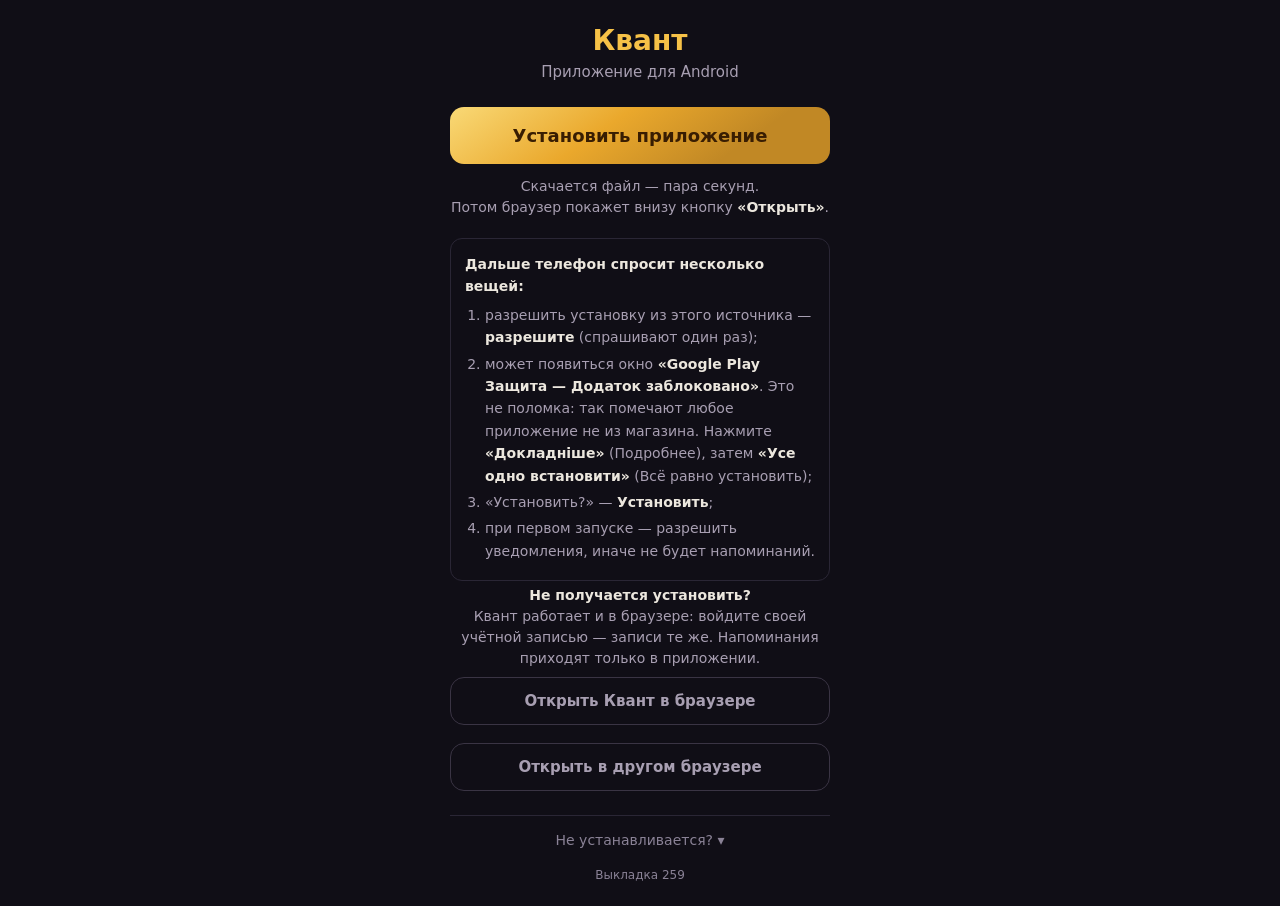
<file: app/index.html>
<!doctype html>
<html lang="ru">
<head>
<meta charset="utf-8">
<meta name="viewport" content="width=device-width, initial-scale=1">
<meta name="theme-color" content="#100e16">
<title>Квант — установка</title>

<!-- СТРАНИЦА УСТАНОВКИ ПРИЛОЖЕНИЯ.
     Сборка подставляет сюда номер выкладки вместо 259.

     ЕДИНСТВЕННЫЙ ПУТЬ, КОТОРЫЙ НА ANDROID РАБОТАЕТ ВСЕГДА.

     Веб-страница не имеет права ни установить приложение, ни открыть
     скачанный файл: Android запрещает это всем сайтам. Открыть файл
     может только сам браузер — своей кнопкой «Открыть», которую он
     показывает внизу экрана сразу после загрузки, и своим уведомлением
     в шторке. Поэтому вся задача страницы — скачать файл и показать,
     где эта кнопка. Больше ей делать нечего.

     ЧЕГО ЗДЕСЬ БОЛЬШЕ НЕТ И ПОЧЕМУ (11.10.2026).

     Была своя кнопка «Открыть файл» через intent:#Intent;action=
     android.intent.action.VIEW_DOWNLOADS. Она не работала, и это было
     заложено в ней самой: Chrome отбрасывает intent-ссылку без пакета
     или схемы, а имя пакета у приложения загрузок своё на каждом
     телефоне, то есть надёжно его не указать. Человек жал кнопку,
     ничего не происходило, и он справедливо писал «не работает».
     Нерабочая кнопка хуже, чем её отсутствие: она съедает доверие ко
     всей странице. Убрана совсем.

     Проверка «мессенджер ли это» по строке браузера тоже убрана как
     гадание: со снимка владельца строка оказалась
     «Chrome/154.0.0.0 Mobile Safari», без метки wv, — настоящий Chrome,
     открытый мессенджером в своём окне. Распознать это со стороны
     страницы нельзя. Вместо гадания — кнопка «Открыть в другом
     браузере», которая есть всегда.

     ГЛАВНЫЙ ПРИЁМ ВОССТАНОВЛЕНИЯ: СКАЧАТЬ ЕЩЁ РАЗ.
     Кнопка «Открыть» от браузера живёт недолго и пропадает. Вернуть её
     нельзя ничем, кроме новой загрузки — поэтому на втором шаге главной
     стоит «Скачать ещё раз»: она возвращает ту самую кнопку. Это
     единственный надёжный способ вернуть человека к установке, если он
     отвлёкся.

     ПРАВИЛО: ОДИН ШАГ — ОДНА ГЛАВНАЯ КНОПКА — ОДНА СТРОКА.
     Остальное в свёрнутом разделе «Не устанавливается?»; сам он не
     раскрывается, иначе страница превращается в простыню, которую в
     момент установки никто не читает.

     МАРОК ТЕЛЕФОНОВ ЗДЕСЬ НЕТ: у каждого производителя настройки
     называются по-своему, и неверный путь хуже, чем никакого.

     ЗАПАСНОЙ ПУТЬ — САЙТ В БРАУЗЕРЕ (16.10.2026).
     Приложение-файл ставится не везде: на Samsung оно упёрлось в «Додаток
     не встановлено» даже после «Усе одно встановити», а на iPhone файл
     поставить нельзя вообще. Сайт при этом открывается в любом браузере и
     работает так же — вход, записи, всё, кроме напоминаний: их умеет только
     приложение, а на iPhone их нет и в приложении (METHODOLOGY, раздел 10).
     Поэтому страница всегда показывает кнопку «Открыть Квант в браузере», а
     для iPhone вместо скачивания файла — инструкция «На экран Домой».

     ЕДИНСТВЕННОЕ ИСКЛЮЧЕНИЕ — «GOOGLE PLAY ЗАЩИТА», И ВОТ ПОЧЕМУ (16.10.2026).
     Она одна и та же на всех телефонах с Google, поэтому путь в ней можно
     называть без риска ошибиться. Владелец упёрся в неё на Samsung: окно
     «Додаток заблоковано» с одной видимой кнопкой «ОК», а нужный пункт
     «Усе одно встановити» спрятан под «Докладніше». Человек не знал, что
     он там, и не мог установить приложение.

     Убрать само предупреждение нельзя ни кодом, ни настройкой сборки:
     его показывает Google для любого приложения не из магазина, у которого
     нет репутации. Постоянное лекарство одно — выкладка через Google Play
     (например, закрытое тестирование), и оно требует аккаунта разработчика
     Google. Пока его нет, страница должна довести человека до нужной
     кнопки. Подписи кнопок даны на двух языках: окно показывается на языке
     телефона, и украинец увидит украинские. -->

<style>
  :root { color-scheme: dark; }
  * { box-sizing: border-box; }
  body {
    margin: 0; min-height: 100vh; padding: 24px;
    display: flex; align-items: center; justify-content: center;
    background: #100e16; color: #ece7de;
    font-family: system-ui, -apple-system, 'Segoe UI', Roboto, sans-serif;
  }
  .card { max-width: 380px; width: 100%; text-align: center; }

  h1 { font-size: 28px; margin: 0 0 6px; color: #F6C147; font-weight: 700; }
  .lead { margin: 0 0 26px; font-size: 15px; color: #a89fb2; }

  .btn {
    display: block; width: 100%; padding: 18px; margin: 0 0 12px;
    border: 0; border-radius: 14px; text-decoration: none;
    font-size: 18px; font-weight: 700; cursor: pointer; font-family: inherit;
    background: linear-gradient(145deg, #F9D976, #EAA82C 40%, #C18825 75%);
    color: #381D02;
  }
  .btn.quiet {
    background: transparent; color: #a89fb2;
    border: 1px solid #3a3444; font-size: 15px; font-weight: 600; padding: 14px;
  }

  .hint { margin: 0 0 20px; font-size: 16px; color: #ece7de; line-height: 1.5; }
  .hint b { color: #F6C147; }
  .under { margin: 0 0 20px; font-size: 14px; color: #a89fb2; line-height: 1.5; }
  .under b { color: #ece7de; }

  /* Что будет дальше — чтобы системные окна не были неожиданностью. */
  .after {
    margin: 18px 0 0; padding: 14px;
    border: 1px solid #2a2635; border-radius: 12px;
    font-size: 14px; color: #a89fb2; line-height: 1.6; text-align: left;
  }
  .after b { color: #ece7de; }
  .after ol { margin: 6px 0 0; padding-left: 20px; }
  .after li { margin-bottom: 4px; }

  .step2 { display: none; }
  body.step-2 .step1 { display: none; }
  body.step-2 .step2 { display: block; }

  .copied { font-size: 13px; color: #8fcf8f; min-height: 16px; margin: 4px 0 0; }

  details.help {
    text-align: left; margin-top: 24px;
    border-top: 1px solid #2a2635; font-size: 14px;
    line-height: 1.55; color: #a89fb2;
  }
  details.help > summary {
    padding: 14px 0 0; cursor: pointer; color: #8a8296;
    list-style: none; text-align: center;
  }
  details.help > summary::-webkit-details-marker { display: none; }
  details.help > summary::after { content: ' ▾'; }
  details.help[open] > summary::after { content: ' ▴'; }
  details.help h3 { font-size: 14px; margin: 16px 0 4px; color: #ece7de; }
  details.help p { margin: 0 0 8px; }
  details.help b { color: #ece7de; }
  details.help .ua {
    margin-top: 14px; font-size: 11px; color: #8a8296;
    word-break: break-all; line-height: 1.4;
  }

  .rel { margin-top: 16px; font-size: 12px; color: #8a8296; }

  /* Запасной путь: сайт в браузере. Виден всегда, под основной кнопкой. */
  .web { margin: 4px 0 18px; }
  .web .under { margin: 0 0 8px; }

  /* Ветка iPhone: файл поставить нельзя, остаётся сайт. Правила стоят в
     самом конце — они должны перебить показ шагов выше. */
  .ios-only { display: none; }
  body.is-ios .ios-only { display: block; }
  body.is-ios .android-only { display: none; }
  /* На iPhone запасной путь и есть основной — второй такой же блок лишний */
  body.is-ios .web { display: none; }
</style>
</head>
<body>
  <div class="card">
    <h1>Квант</h1>
    <p class="lead android-only">Приложение для Android</p>
    <p class="lead ios-only">Квант на iPhone</p>

    <!-- ВЕТКА iPHONE. Файл приложения iPhone поставить не может: Apple
         этого не разрешает. Остаётся сайт, и он работает как приложение —
         вход, записи, без адресной строки, если добавить его на экран
         «Домой». -->
    <div class="ios-only">
      <p class="hint">Для iPhone приложения-файла нет —<br>Квант открывается
         в <b>Safari</b>.</p>
      <a class="btn" href="https://presidenta.github.io/quantum-diary/">Открыть Квант</a>
      <div class="after">
        <b>Чтобы значок был на экране:</b>
        <ol>
          <li>откройте Квант в <b>Safari</b>;</li>
          <li>нажмите <b>«Поделиться»</b> (квадрат со стрелкой вверх);</li>
          <li>выберите <b>«На экран «Домой»»</b>.</li>
        </ol>
      </div>
      <p class="under" style="margin-top:14px">Напоминания на iPhone пока не
         приходят: сайт их не умеет, это ограничение Apple.</p>
    </div>

    <!-- ШАГ 1 -->
    <div class="step1 android-only">
      <a class="btn" id="download" href="quantum-diary.apk" download="kvant.apk">Установить приложение</a>
      <p class="under">Скачается файл — пара секунд.<br>
         Потом браузер покажет внизу кнопку <b>«Открыть»</b>.</p>

      <div class="after">
        <b>Дальше телефон спросит несколько вещей:</b>
        <ol>
          <li>разрешить установку из этого источника — <b>разрешите</b>
              (спрашивают один раз);</li>
          <li>может появиться окно <b>«Google Play Защита — Додаток
              заблоковано»</b>. Это не поломка: так помечают любое
              приложение не из магазина. Нажмите <b>«Докладніше»</b>
              (Подробнее), затем <b>«Усе одно встановити»</b>
              (Всё равно установить);</li>
          <li>«Установить?» — <b>Установить</b>;</li>
          <li>при первом запуске — разрешить уведомления, иначе не будет
              напоминаний.</li>
        </ol>
      </div>
    </div>

    <!-- ШАГ 2 -->
    <div class="step2 android-only">
      <p class="hint">Файл скачан.<br>
         Нажмите <b>«Открыть»</b> — она внизу экрана.</p>
      <p class="under">Кнопка пропала? Потяните шторку сверху — там
         уведомление о скачанном файле, нажмите его. Или нажмите кнопку
         ниже: загрузка повторится, и «Открыть» появится снова.</p>

      <a class="btn" id="again" href="quantum-diary.apk" download="kvant.apk">Скачать ещё раз</a>

      <div class="after">
        <b>Дальше телефон спросит:</b>
        <ol>
          <li>разрешить установку из этого источника — <b>разрешите</b>;</li>
          <li>если появится «Додаток заблоковано» — <b>«Докладніше»</b>,
              затем <b>«Усе одно встановити»</b>;</li>
          <li>«Установить?» — <b>Установить</b>;</li>
          <li>при первом запуске — разрешить уведомления.</li>
        </ol>
      </div>
    </div>

    <!-- ЗАПАСНОЙ ПУТЬ: сайт в браузере. Всегда на виду, не в свёрнутом
         разделе: человек, у которого не поставилось, должен найти его сразу. -->
    <div class="web">
      <p class="under"><b>Не получается установить?</b><br>
         Квант работает и в браузере: войдите своей учётной записью — записи
         те же. Напоминания приходят только в приложении.</p>
      <a class="btn quiet" id="openWeb" href="https://presidenta.github.io/quantum-diary/">Открыть Квант в браузере</a>
    </div>

    <button type="button" class="btn quiet android-only" id="openBrowser">Открыть в другом браузере</button>

    <details class="help android-only">
      <summary>Не устанавливается?</summary>

      <h3>«Додаток заблоковано» — Google Play Защита</h3>
      <p>Так Google помечает любое приложение не из магазина, у которого
         ещё нет репутации. Файл при этом цел, это предупреждение, а не
         ошибка.</p>
      <p>В окне видна только кнопка «ОК», а нужный пункт спрятан. Нажмите
         <b>«Докладніше»</b> (Подробнее) — ниже появится <b>«Усе одно
         встановити»</b> (Всё равно установить). Нажмите его.</p>
      <p>Если такого пункта нет: Play Маркет → значок профиля →
         <b>Play Защита</b> → ⚙ → временно выключите сканирование
         приложений, установите «Квант» и включите обратно.</p>
      <p>На Samsung может быть включён «Auto Blocker» — он блокирует любую
         установку не из магазина. Его выключают в настройках безопасности
         телефона.</p>

      <h3>«Додаток не встановлено» (Приложение не установлено)</h3>
      <p>Так телефон пишет, не называя причины. Пробуйте по порядку, после
         каждого шага — «Скачать ещё раз» и снова открыть файл:</p>
      <p><b>1.</b> Если на телефоне уже был «Квант», <b>удалите его</b>
         (Настройки → Приложения → Квант → Удалить): старый и новый
         подписаны по-разному и друг на друга не ставятся. Вместе с ним
         сотрутся записи, которых нет на сервере.</p>
      <p><b>2.</b> <b>Временно выключите сканирование Play Защиты</b>: Play
         Маркет → значок профиля → Play Защита → ⚙. Установите «Квант» и
         включите сканирование обратно. Часто именно она и срывает
         установку даже после «Усе одно встановити».</p>
      <p><b>3.</b> Перезагрузите телефон. Проверьте, что на нём есть хотя бы
         100 МБ свободного места.</p>
      <p><b>4.</b> Не помогло — <b>пользуйтесь Квантом в браузере</b>
         (кнопка выше): войдите своей учётной записью, записи те же.</p>

      <h3>«Установка заблокирована»</h3>
      <p>Обычная защита Android. В том же окне нажмите «Настройки» и
         разрешите установку — спрашивают один раз.</p>

      <h3>Телефон предлагает отправить файл на проверку</h3>
      <p>Можно согласиться: файл уйдёт на проверку в Google. Предупреждение
         это не всегда убирает — тогда действуйте по пункту выше.</p>

      <h3>Где лежит скачанный файл</h3>
      <p>В браузере: <b>⋮</b> вверху → «Загрузки» → <b>kvant.apk</b>.
         Или в приложении «Файлы» → «Загрузки».</p>

      <h3>Ничего не происходит при нажатии</h3>
      <p>Страница открыта в окошке мессенджера. Нажмите «Открыть в другом
         браузере» или скопируйте ссылку и вставьте её в браузер.</p>
      <button type="button" class="btn quiet" id="copy">Скопировать ссылку</button>
      <p class="copied" id="copied" role="status"></p>

      <p class="ua" id="ua"></p>
    </details>

    <div class="rel">Выкладка 259</div>
  </div>

<script>
(function () {
  var PAGE = 'https://presidenta.github.io/quantum-diary/app/';
  var MARK = 'kvant-skachan-kogda';
  var ZHIVET = 10 * 60 * 1000;   // шаг 2 живёт 10 минут

  /* Шаг 2 помнится по времени, а не навсегда: через десять минут файл
     либо поставлен, либо потерян, и звать человека нажимать кнопку
     браузера, которой давно нет на экране, — враньё. Хранилище обёрнуто
     в try: в режиме инкогнито обращение к нему падает, и без обёртки
     падал бы весь скрипт вместе с кнопками. */
  function zapomnit(kogda) {
    try {
      if (kogda) localStorage.setItem(MARK, String(kogda));
      else localStorage.removeItem(MARK);
    } catch (e) {}
  }
  function svezho() {
    try {
      var t = parseInt(localStorage.getItem(MARK), 10);
      return t > 0 && (Date.now() - t) < ZHIVET;
    } catch (e) { return false; }
  }

  function shag(n) {
    document.body.classList.toggle('step-2', n === 2);
    zapomnit(n === 2 ? Date.now() : 0);
  }

  /* iPhone и iPad: файл приложения им не подходит. iPad с iPadOS 13 и
     новее называет себя Макинтошем, и выдают его только касания. */
  var ua0 = navigator.userAgent || '';
  var ios = /iPhone|iPad|iPod/.test(ua0)
    || (/Macintosh/.test(ua0) && navigator.maxTouchPoints > 1);
  if (ios) document.body.classList.add('is-ios');

  if (svezho()) shag(2);

  // Обе кнопки — обычные ссылки на файл: скачивание делает сам браузер,
  // и он же показывает «Открыть». Страница только переводит экран.
  //
  // КАЖДЫЙ РАЗ — СВЕЖИЙ ФАЙЛ (18.10.2026). Адрес файла постоянный, а сайт
  // разрешает браузеру держать его в кэше 10 минут. Владелец скачал
  // приложение, пока сайт обновлялся, и получил «пакет недействителен
  // (повреждён)» — недокачанный файл; «Скачать ещё раз» могла отдать ту же
  // оборванную копию из кэша. Метка времени в адресе — новый адрес на каждое
  // нажатие, и браузер идёт за файлом на сайт заново.
  function svezhiyAdres(knopka) {
    knopka.href = 'quantum-diary.apk?t=' + Date.now();
  }
  document.getElementById('download').addEventListener('click', function () {
    svezhiyAdres(this);
    shag(2);
  });
  document.getElementById('again').addEventListener('click', function () {
    svezhiyAdres(this);
    shag(2);
  });

  /* ОТКРЫТЬ В ДРУГОМ БРАУЗЕРЕ.

     Имя браузера в intent не указано нарочно: с ним ссылка уходила бы в
     один определённый, которого на телефоне может не быть. Вместо имени
     категория BROWSABLE — «отдай тому, кто умеет открывать ссылки»,
     система сама выберет основной браузер человека.
     browser_fallback_url возвращает сюда же, если отдать некому. */
  document.getElementById('openBrowser').addEventListener('click', function () {
    var target = PAGE.replace(/^https:\/\//, '');
    window.location.href = 'intent://' + target
      + '#Intent;scheme=https;action=android.intent.action.VIEW;'
      + 'category=android.intent.category.BROWSABLE;'
      + 'S.browser_fallback_url=' + encodeURIComponent(PAGE) + ';end';
  });

  /* Запасной путь, если intent:// запрещён совсем: человек копирует
     ссылку и открывает её в браузере сам. */
  document.getElementById('copy').addEventListener('click', function () {
    var say = document.getElementById('copied');
    function ok() { say.textContent = 'Скопировано — вставьте в браузер'; }

    if (navigator.clipboard && navigator.clipboard.writeText) {
      navigator.clipboard.writeText(PAGE).then(ok, zapas);
    } else {
      zapas();
    }

    function zapas() {
      var box = document.createElement('textarea');
      box.value = PAGE;
      box.setAttribute('readonly', '');
      box.style.position = 'fixed';
      box.style.opacity = '0';
      document.body.appendChild(box);
      box.select();
      try { document.execCommand('copy'); ok(); }
      catch (e) { say.textContent = PAGE; }
      box.remove();
    }
  });

  /* Строка браузера мелким, внутри свёрнутого раздела: когда установка
     не идёт, по ней видно, из какого окна человек смотрит. По снимку
     экрана это не всегда понятно, а решает всё. */
  document.getElementById('ua').textContent = navigator.userAgent || '';
})();
</script>
</body>
</html>
</file>
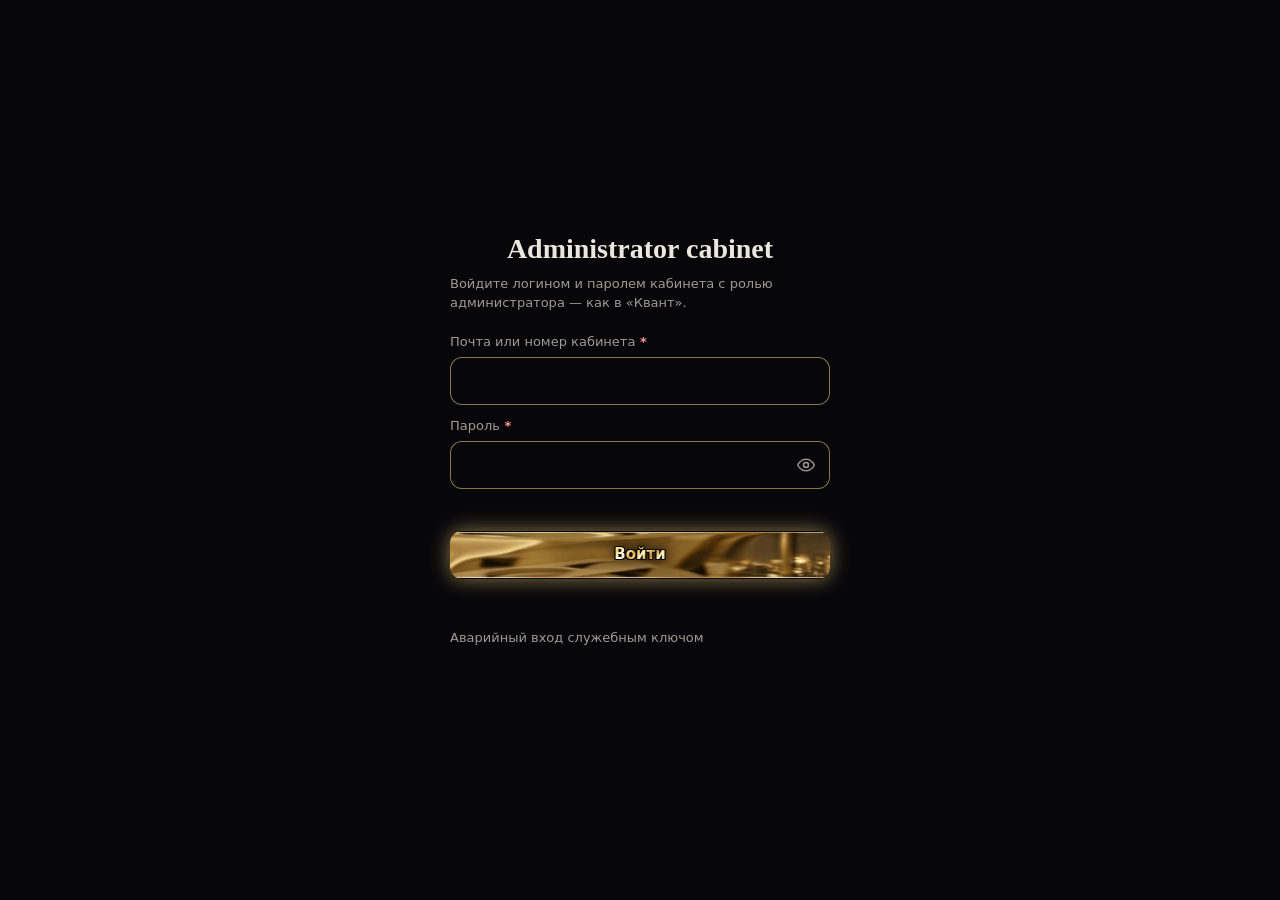
<file: admin.html>
<!DOCTYPE html>
<html lang="ru">
<head>
<meta charset="UTF-8">
<meta name="viewport" content="width=device-width, initial-scale=1, viewport-fit=cover">
<meta http-equiv="Content-Security-Policy"
      content="default-src 'self'; script-src 'self'; style-src 'self'; img-src 'self' data: blob:; media-src 'self' blob:; connect-src 'self' https: http://localhost:8580; base-uri 'none'; form-action 'self'">
<meta name="theme-color" content="#0b0a0f">
<title>Кабинет администратора</title>
<link rel="icon" href="icons/icon.svg" type="image/svg+xml">
<!-- Токены игры идут ПЕРВЫМИ: app.css ниже по каскаду переопределяет
     ими свои имена (см. :root в app.css) -->
<link rel="stylesheet" href="css/game-tokens.css">
<link rel="stylesheet" href="css/app.css">
<link rel="stylesheet" href="css/cabinet-editor.css">
<link rel="stylesheet" href="css/admin.css">
<link rel="stylesheet" href="js/views/people-view/people-view.css">
<script type="module" src="js/admin.js"></script>
</head>
<body class="admin">

<!-- Обычный путь сюда — своя учётная запись с ролью администратора; этот
     экран показывается, только если её нет. Служебный ключ — запасной путь на
     случай, когда администраторов не осталось вовсе. -->
<section id="tokenGate" class="gate" hidden>
  <div class="gate-card">
    <div class="gate-brand">
      <h1 data-i18n="adm.title">Кабинет администратора</h1>
      <p class="muted m0">Войдите логином и паролем кабинета с ролью администратора — как в «Квант».</p>
    </div>
    <!-- Обычный вход (владелец 13.11.2026: «не могу зайти — там только служебный ключ»): логин и пароль «Кванта».
         Вход запоминается на этом устройстве до кнопки «Выйти» -->
    <form id="loginForm" class="gate-form">
      <label><span>Почта или номер кабинета</span><input name="login" type="text" required autocomplete="username" autocapitalize="none" spellcheck="false"></label>
      <label><span>Пароль</span><input name="password" type="password" required autocomplete="current-password"></label>
      <p class="gate-msg" id="loginMsg" role="alert"></p>
      <button type="submit" class="btn primary"><span class="gold-cut">Войти</span></button>
    </form>
    <!-- Служебный ключ — аварийный путь, когда администраторов не осталось вовсе -->
    <details class="gate-key">
      <summary class="muted">Аварийный вход служебным ключом</summary>
      <form id="tokenForm" class="gate-form">
        <p class="muted">Служебный ключ нужен, только если администраторов не осталось. Он создаётся сервером при первом запуске и виден один раз в журнале контейнера.</p>
        <label><span>Служебный ключ</span><input name="token" type="password" required autocomplete="off"></label>
        <p class="gate-msg" id="tokenMsg" role="alert"></p>
        <button type="submit" class="btn"><span>Войти ключом</span></button>
      </form>
    </details>
  </div>
</section>

<div id="adminRoot" hidden>
  <header class="top">
    <h1 data-i18n="adm.title">Кабинет администратора</h1>
    <span class="sync" id="adminCount"></span>
    <!-- Язык и обновление живут в шапке, а не внутри форм: это настройки всего
         кабинета, а не одной карточки -->
    <select id="adminLang" class="lang-select head-btn" aria-label="Язык"></select>
    <!-- «Назад» ведёт в приложение, а не в историю браузера: в кабинет заходят
         и по прямой ссылке, и тогда история увела бы со страницы вовсе. Та же
         мысль, что у кнопки «Назад» в кабинете игры. -->
    <a href="./" id="adminBack" class="icon-btn head-btn" aria-label="Назад" title="Назад">
      <svg viewBox="0 0 24 24" aria-hidden="true"><path d="M15 5l-7 7 7 7"></path></svg>
    </a>
    <button type="button" id="adminUpdate" class="icon-btn head-btn" aria-label="Обновить" title="Обновить">
      <svg viewBox="0 0 24 24" aria-hidden="true"><path d="M20 12a8 8 0 1 1-2.3-5.7M20 4v5h-5"></path></svg>
    </button>
    <button type="button" id="adminLogout" class="icon-btn head-btn" aria-label="Выйти">
      <svg viewBox="0 0 24 24" aria-hidden="true"><path d="M14 4h4v16h-4M11 15l3-3-3-3M14 12H4"></path></svg>
    </button>
  </header>

  <p id="adminError" class="admin-error" role="alert" hidden></p>

  <main class="screen">
    <div class="segmented" id="adminTabs" role="group" aria-label="Разделы">
      <button type="button" data-tab="people" aria-pressed="true" data-i18n="adm.clients">Клиенты</button>
      <button type="button" data-tab="content" aria-pressed="false" data-i18n="adm.content">Содержание</button>
      <button type="button" data-tab="logs" aria-pressed="false" data-i18n="adm.faults">Сбои</button>
    </div>

    <!-- Клиенты: заявки, действующие, заблокированные -->
    <section id="tabPeople">
      <div class="segmented" id="statusTabs" role="group" aria-label="Статус">
        <button type="button" data-status="pending" aria-pressed="true" data-i18n="adm.requests">Заявки</button>
        <button type="button" data-status="active" aria-pressed="false" data-i18n="adm.activeOnes">Действующие</button>
        <button type="button" data-status="blocked" aria-pressed="false" data-i18n="adm.blockedOnes">Заблокированные</button>
      </div>
      <!-- «Списком / Плитками»: рисует js/views/people-view/ -->
      <div class="people-view" id="peopleView" role="group"></div>
      <ul id="peopleList" class="people"></ul>
    </section>

    <!-- Содержание квантового модуля -->
    <section id="tabContent" hidden>
      <div class="card">
        <h2 data-i18n="adm.newPhrase">Новая фраза</h2>
        <form id="phraseForm" class="gate-form">
          <div class="two">
            <label><span data-i18n="adm.when">Когда</span>
              <select name="slot">
                <option value="morning" data-i18n="adm.slotMorning">Утро — замыкание контура</option>
                <option value="day" data-i18n="adm.slotDay">День — мирный воин</option>
                <option value="evening" data-i18n="adm.slotEvening">Вечер — сброс потенциала</option>
                <option value="frame" data-i18n="adm.slotFrame">Кадр будущего</option>
              </select>
            </label>
          </div>
          <!-- Языка здесь больше нет: фраза заводится на том языке, который
               выбран в шапке кабинета. Два разных выбора языка на одном экране
               путали — один про интерфейс, другой про текст фразы. -->
          <label><span data-i18n="adm.text">Текст</span><textarea name="text" required maxlength="600"></textarea></label>
          <!-- Сюда встаёт блок «Записать / Файл / Фото» — тот самый, что в
               «Настройке Реальностей». Ставит его js/admin.js, чтобы разметка
               жила в одном месте и не расходилась с другими экранами. -->
          <div id="phraseMedia"></div>
          <label class="row-check">
            <input type="checkbox" name="isCommon" checked>
            <span data-i18n="adm.commonNote">Общая — достаётся всем, у кого нет своего набора</span>
          </label>
          <button type="submit" class="btn primary"><span class="gold-cut" data-i18n="adm.add">Добавить</span></button>
        </form>
      </div>

      <div class="card">
        <div class="section-head">
          <h2 data-i18n="adm.library">Библиотека</h2>
          <span class="muted m0" id="phraseCount"></span>
        </div>
        <ul id="phraseList" class="phrases mt10"></ul>
      </div>
    </section>

    <!-- Сбои с устройств: видно раньше, чем о них напишут -->
    <section id="tabLogs" hidden>
      <div class="card">
        <div class="section-head">
          <h2 data-i18n="adm.faultsTitle">Сбои с устройств</h2>
          <button type="button" id="reloadLogs" class="btn" data-i18n="adm.refresh">Обновить</button>
        </div>
        <ul id="logList" class="logs mt10"></ul>
      </div>
    </section>
  </main>
</div>

<dialog id="passwordDialog">
  <div class="sheet">
    <h2 data-i18n="adm.passwordIssued">Пароль выдан</h2>
    <p class="muted m0" data-i18n="adm.passwordNote">Запишите его сейчас — больше он нигде не показывается. Передайте человеку лично.</p>
    <p class="password" id="passwordValue"></p>
    <p class="muted m0" id="passwordFor"></p>
    <div class="actions">
      <button type="button" class="btn" id="copyPassword" data-i18n="adm.copy">Скопировать</button>
      <button type="button" class="btn primary" id="closePassword"><span class="gold-cut" data-i18n="adm.done">Готово</span></button>
    </div>
  </div>
</dialog>

<!-- КВАНТОВЫЙ КАБИНЕТ ОДНОГО ЧЕЛОВЕКА.

     Всё, что специалист настраивает лично ему: фазы дня и дни недели, в
     каждом блоке — текст, звук и картинка, у дня недели ещё и цвет. Человек
     со своего телефона этого не видит и не меняет: ему приезжает готовое. -->
<!-- НАСТРОЙКИ КЛИЕНТА — под шестерёнкой.

     В карточке было пять кнопок в ряд, и среди них «Заблокировать» красным:
     список людей выглядел пультом, а не списком людей. На виду осталось то,
     ради чего сюда заходят каждый день, остальное — здесь. -->
<dialog id="personDialog">
  <div class="sheet">
    <div class="sheet-head">
      <button type="button" class="icon-btn plain back-btn" id="personBack" aria-label="Назад">
        <svg viewBox="0 0 24 24" aria-hidden="true"><path d="M15 5l-7 7 7 7"></path></svg>
      </button>
      <h2 data-i18n="adm.personSettings">Настройки клиента</h2>
    </div>
    <p class="muted m0" id="personFor"></p>

    <!-- Пол — какая часть GSL (W+M)⁺ откроется: женская или мужская (admin.js, renderGender; сервер — gsl/gender.js) -->
    <div class="card mt10">
      <h3 data-i18n="adm.gslPart">Пол в GSL (W+M)⁺</h3>
      <p class="muted m0" data-i18n="adm.gslPartHint">Какая часть откроется: женская или мужская.</p>
      <select class="mt10 person-gender" id="personGender" aria-label="Пол">
        <option value="" data-i18n="adm.genderNone">Пусто — выберет при входе</option>
        <option value="female" data-i18n="adm.genderFemale">Женщина — GSL Woman+</option>
        <option value="male" data-i18n="adm.genderMale">Мужчина — GSL Man+</option>
      </select>
    </div>

    <!-- Фото профиля в своей части GSL (женская или мужская — по полу): есть — показывается, нажатие открывает
         крупно (admin.js, loadWomanPhoto) -->
    <div class="card mt10" id="personWomanCard" hidden>
      <h3 id="personWomanPhotoTitle" data-i18n="adm.womanPhoto">Фото в GSL Woman+</h3>
      <button type="button" class="person-photo" id="personWomanPhoto" aria-label="Открыть фото">
        <img id="personWomanImg" alt="">
      </button>
    </div>

    <!-- Отчёты в своей части GSL: записи по дням с текстами и фото (admin.js, openWomanReports) -->
    <div class="card mt10">
      <h3 id="personReportsTitle" data-i18n="adm.womanRecords">Отчёты в GSL Woman+</h3>
      <p class="muted m0" id="personReportsHint" data-i18n="adm.womanRecordsHint">Задания по дням: что получилось, реакция мужчины, фото.</p>
      <button type="button" class="btn mt10" id="personWomanReports" data-i18n="adm.womanOpen">Открыть отчёты</button>
    </div>

    <!-- «Пара» и «Семья» GSL (W+M)⁺: участники, чат, цели, желания, мечты детей (admin.js, openCircles) -->
    <div class="card mt10">
      <h3 data-i18n="adm.circles">Пара и семья в GSL (W+M)⁺</h3>
      <p class="muted m0" data-i18n="adm.circlesHint">Общее пространство: участники, чат, общие цели, желания, мечты детей.</p>
      <button type="button" class="btn mt10" id="personCircles" data-i18n="adm.circlesOpen">Открыть</button>
    </div>

    <div class="card mt10">
      <h3 data-i18n="adm.password">Пароль</h3>
      <p class="muted m0" id="personPasswordState"></p>
      <button type="button" class="btn mt10" id="personNewPassword" data-i18n="adm.newPassword">Выдать новый пароль</button>
    </div>

    <div class="card mt10">
      <h3 data-i18n="adm.access">Доступ</h3>
      <p class="muted m0" data-i18n="adm.appsHint">Галочка — открыто. Дата в календаре — до какого дня открыто; «Бессрочно» — без конца.</p>
      <!-- Строки «Квант», GoldenFit, GSL Woman+, мужской тренинг рисует admin.js (renderApps) -->
      <div id="personApps" class="person-apps"></div>
    </div>

    <div class="card mt10">
      <h3 data-i18n="adm.status">Состояние</h3>
      <p class="muted m0" id="personStatusState"></p>
      <button type="button" class="btn danger mt10" id="personBlock"></button>
    </div>

    <div class="actions">
      <button type="button" class="btn primary" id="personClose"><span class="gold-cut" data-i18n="adm.done">Готово</span></button>
    </div>
  </div>
</dialog>

<dialog id="womanDialog">
  <div class="sheet wide">
    <div class="sheet-head">
      <button type="button" class="icon-btn plain back-btn" id="womanBack" aria-label="Назад">
        <svg viewBox="0 0 24 24" aria-hidden="true"><path d="M15 5l-7 7 7 7"></path></svg>
      </button>
      <h2 id="womanDialogTitle" data-i18n="adm.womanRecords">Отчёты в GSL Woman+</h2>
    </div>
    <p class="muted m0" id="womanFor"></p>
    <div id="womanList" class="woman-list"></div>
    <div class="actions">
      <button type="button" class="btn primary" id="womanClose"><span class="gold-cut" data-i18n="adm.done">Готово</span></button>
    </div>
  </div>
</dialog>

<dialog id="photoDialog" class="photo-dialog">
  <img id="photoDialogImg" alt="">
  <button type="button" class="icon-btn photo-dialog__close" id="photoDialogClose" aria-label="Закрыть">
    <svg viewBox="0 0 24 24" aria-hidden="true"><path d="M6 6l12 12M18 6L6 18"></path></svg>
  </button>
</dialog>

<dialog id="quantumDialog">
  <div class="sheet wide">
    <h2 data-i18n="adm.quantumCabinet">Квантовый кабинет</h2>
    <p class="muted m0" id="quantumFor"></p>

    <!-- Вкладки, блоки и подсказку рисует общий редактор (js/views/cabinet-editor.js) -->
    <div id="quantumEditor"></div>
    <div class="actions">
      <button type="button" class="btn primary" id="closeQuantum"><span class="gold-cut" data-i18n="adm.done">Готово</span></button>
    </div>
  </div>
</dialog>


</body>
</html>
</file>
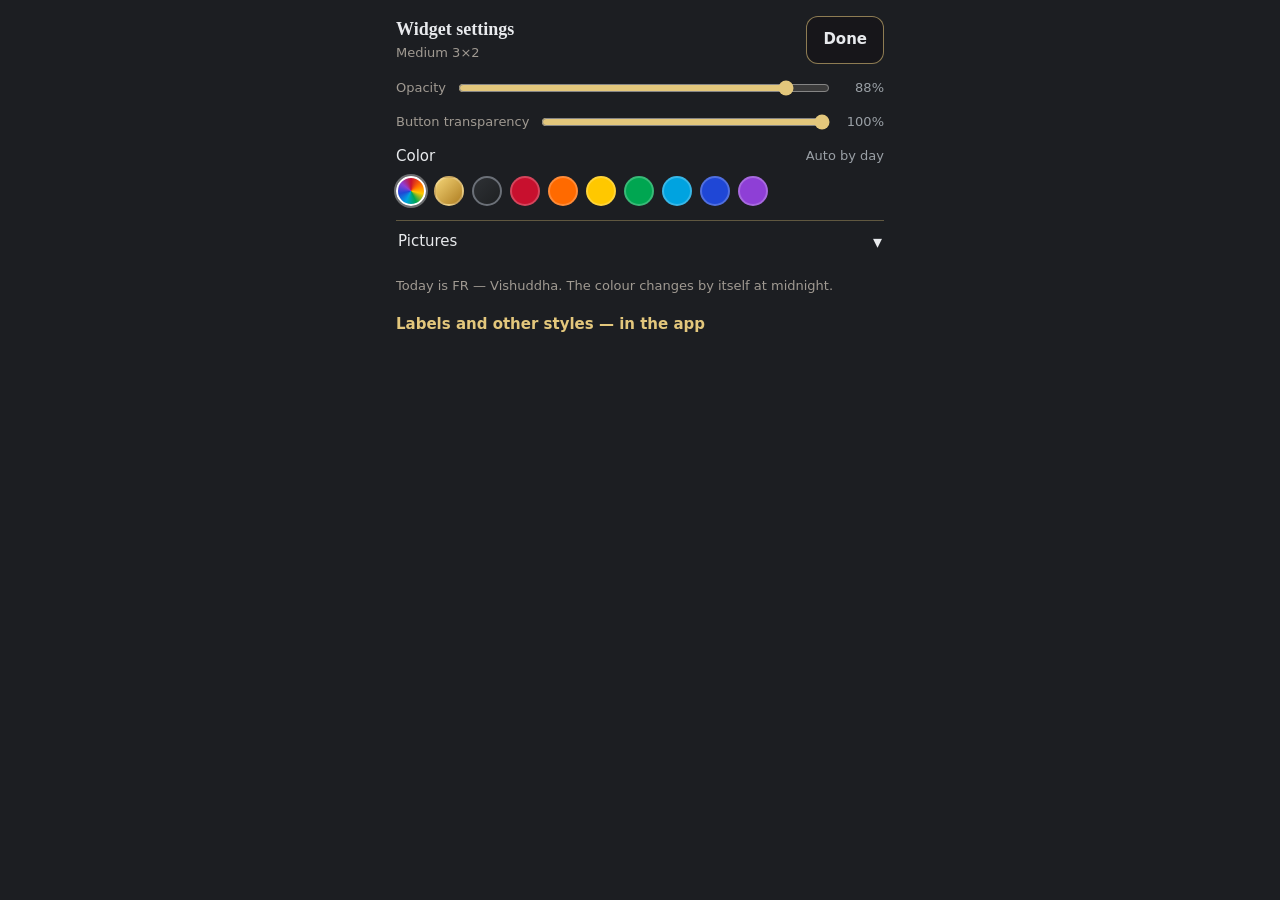
<file: widget-sheet.html>
<!DOCTYPE html>
<html lang="ru">
<head>
<meta charset="UTF-8">
<meta name="viewport" content="width=device-width, initial-scale=1">
<meta http-equiv="Content-Security-Policy"
      content="default-src 'self'; script-src 'self'; style-src 'self'; img-src 'self' data: blob:; base-uri 'none'; form-action 'self'">
<meta name="theme-color" content="#1C1E22">
<title>Квант · настройки виджета</title>
<!-- НАСТРОЙКИ ОДНОГО ВИДЖЕТА НА КОМПЬЮТЕРЕ (выкладка 182). Шестерёнка на виджете открывает это окно — как
     лист настроек на телефоне (WidgetSheetActivity): непрозрачность, цвет кружками, «Картинки ▾». Правка
     сразу видна на виджете: стиль вида лежит в общем хранилище, окно виджета слышит запись. Вид — ?f=hud. -->
<link rel="stylesheet" href="css/game-tokens.css">
<link rel="stylesheet" href="css/app.css">
<link rel="stylesheet" href="css/widgets.css">
<link rel="stylesheet" href="css/widget-sheet.css">
</head>
<body class="ws-body">
<main class="ws" id="ws">
  <header class="ws-head">
    <div>
      <h1 class="ws-title" id="wsTitle">Настройки виджета</h1>
      <span class="muted" id="wsFormat"></span>
    </div>
    <button type="button" class="btn" id="wsDone">Готово</button>
  </header>

  <label class="ws-row">
    <span id="wsOpacityLabel">Непрозрачность</span>
    <input type="range" id="wsAlpha" min="0" max="100" step="5">
    <span class="ws-percent" id="wsPercent"></span>
  </label>
  <!-- Прозрачность кнопок (выкладка 195) -->
  <label class="ws-row">
    <span id="wsButtonsLabel">Прозрачность кнопок</span>
    <input type="range" id="wsButtonAlpha" min="0" max="100" step="5">
    <span class="ws-percent" id="wsButtonPercent"></span>
  </label>

  <div class="ws-block">
    <div class="ws-row"><span id="wsColorLabel">Цвет</span><span class="ws-name" id="wsColorName"></span></div>
    <div class="ws-colors" id="wsColors"></div>
  </div>

  <div class="wg-picker" id="wsPicker"></div>
  <p class="muted m0" id="wsNote"></p>

  <button type="button" class="ws-more" id="wsMore">Надписи и другие виды — в приложении</button>
</main>
<script type="module" src="js/widget-sheet.js"></script>
</body>
</html>
</file>
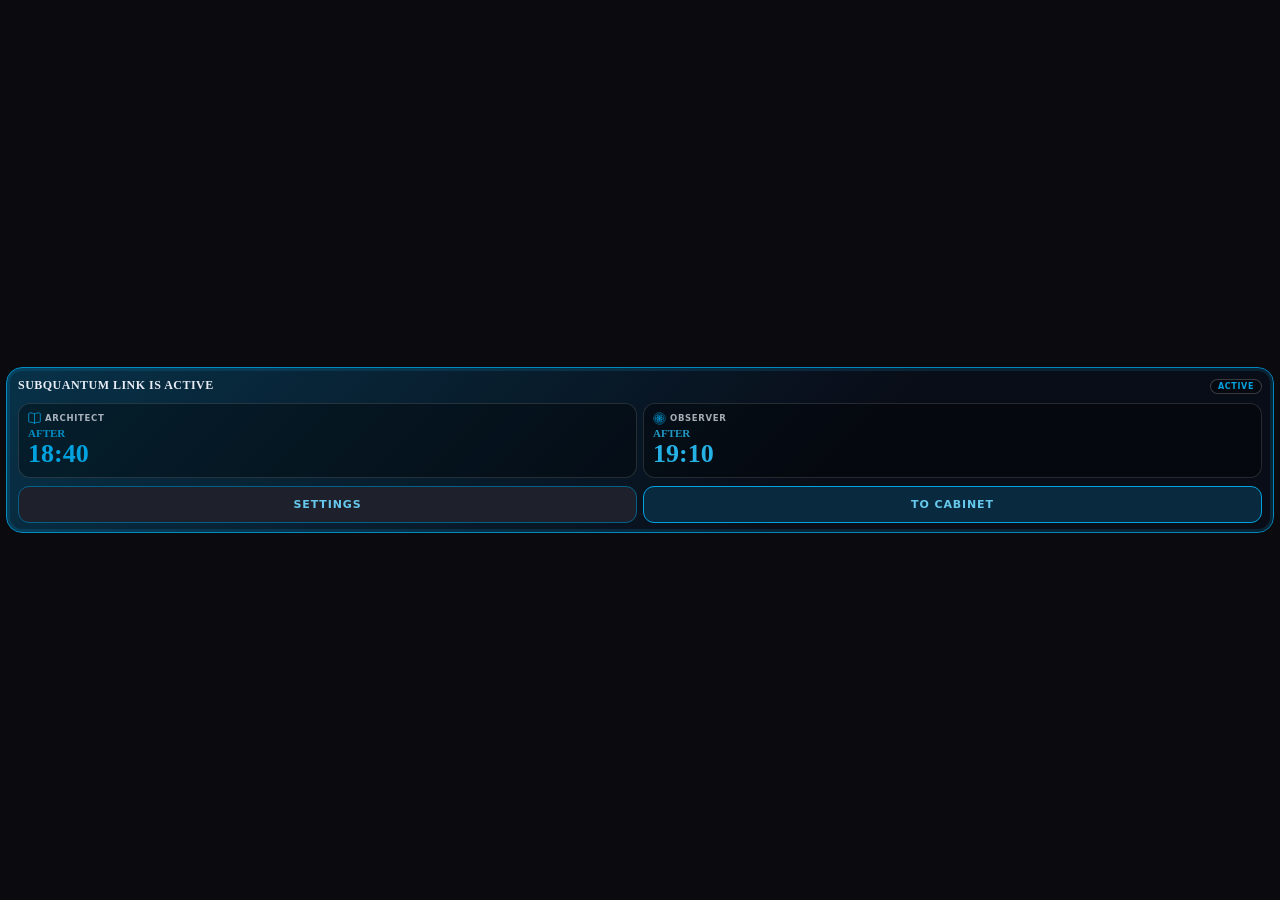
<file: widget.html>
<!DOCTYPE html>
<html lang="ru">
<head>
<meta charset="UTF-8">
<meta name="viewport" content="width=device-width, initial-scale=1">
<meta http-equiv="Content-Security-Policy"
      content="default-src 'self'; script-src 'self'; style-src 'self'; img-src 'self' data: blob:; base-uri 'none'; form-action 'self'">
<meta name="theme-color" content="#0b0a0f">
<title>Квант · виджет</title>
<!-- ОКНО ВИДЖЕТА НА КОМПЬЮТЕРЕ (выкладка 150). Открывается кнопкой «Открыть на компьютере» в окне
     «Установить виджет» маленьким отдельным окном, которое ставят в угол экрана. Вид — тот же, что
     на телефоне и в предпросмотре (core/widget-html.js), сроки — кадры, которые кладёт приложение
     (publishDesktopWidget), стиль — из окна «Установить виджет». Вид выбирается адресом: ?f=hud. -->
<link rel="stylesheet" href="css/game-tokens.css">
<link rel="stylesheet" href="css/app.css">
<link rel="stylesheet" href="css/widgets.css">
<link rel="stylesheet" href="css/widget-desktop.css">
</head>
<body class="wd-body">
<main id="wd" class="wd"></main>
<script type="module" src="js/widget-desktop.js"></script>
</body>
</html>
</file>
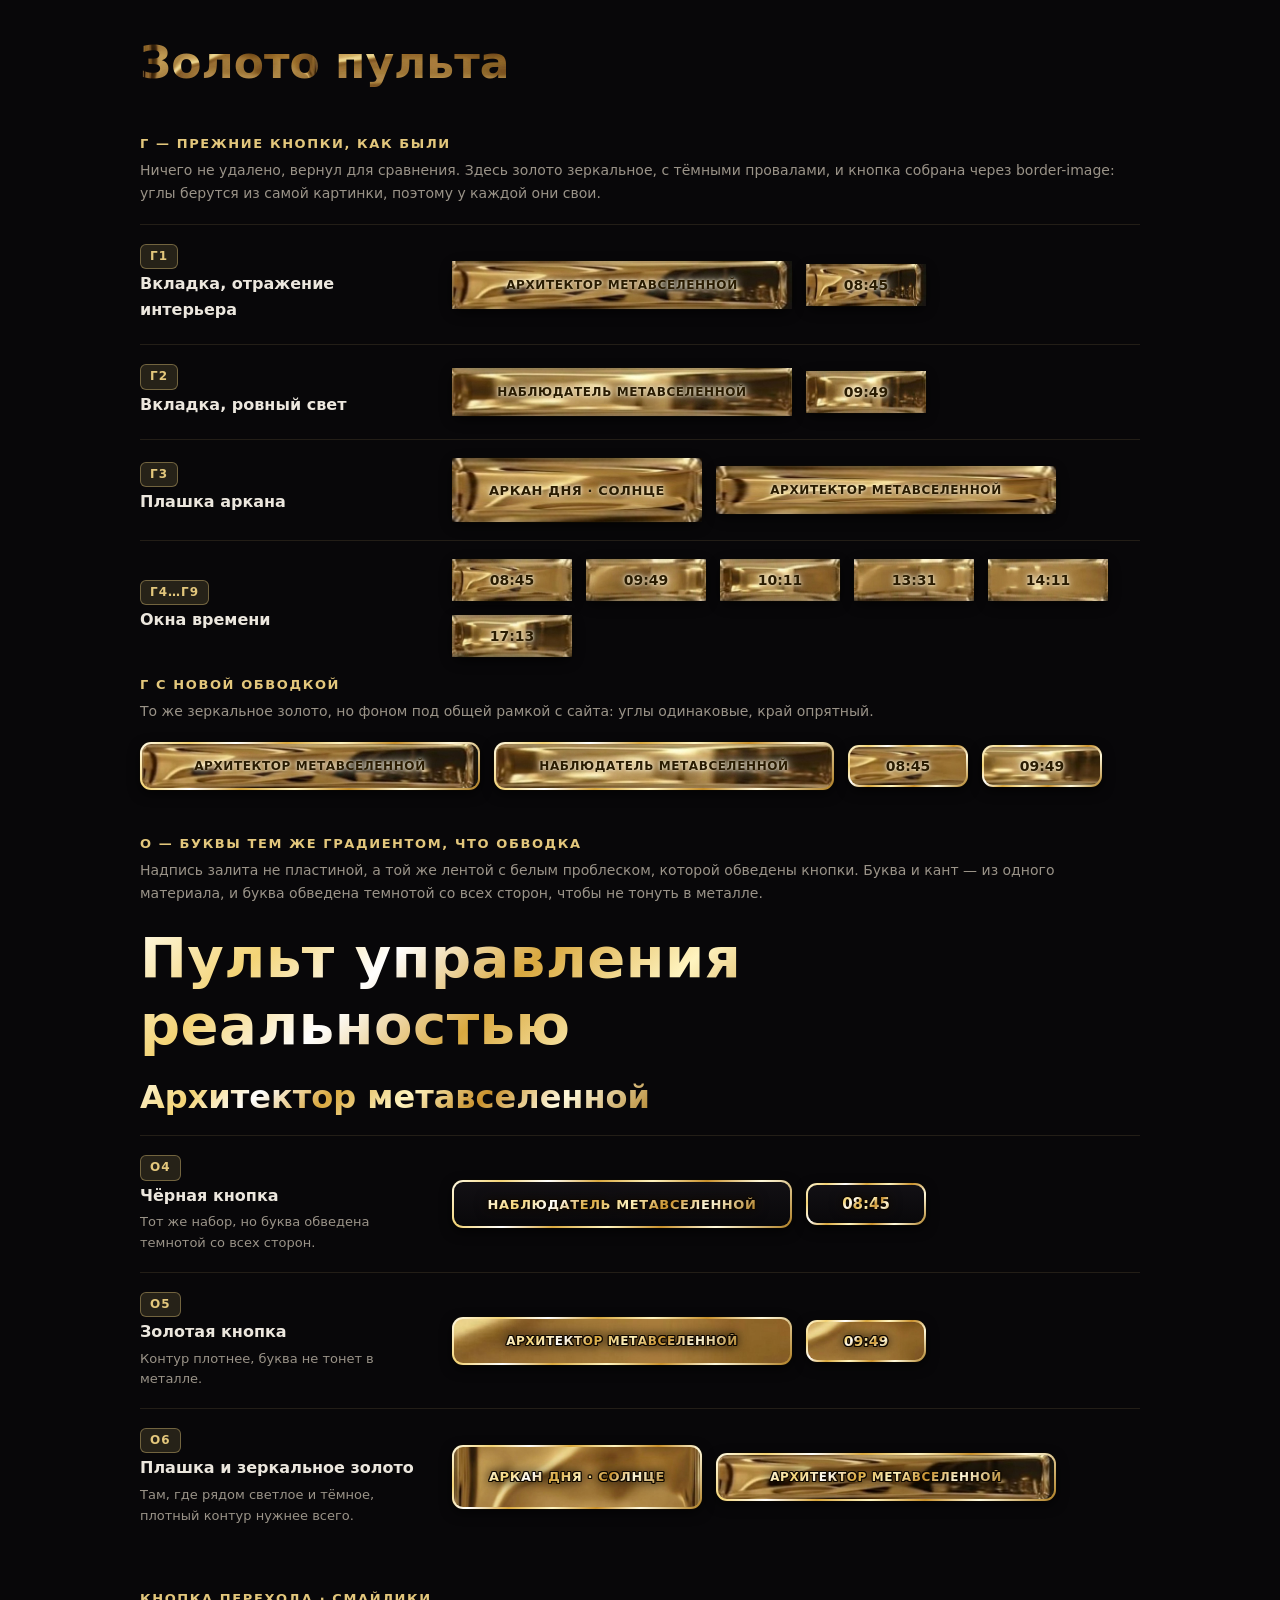
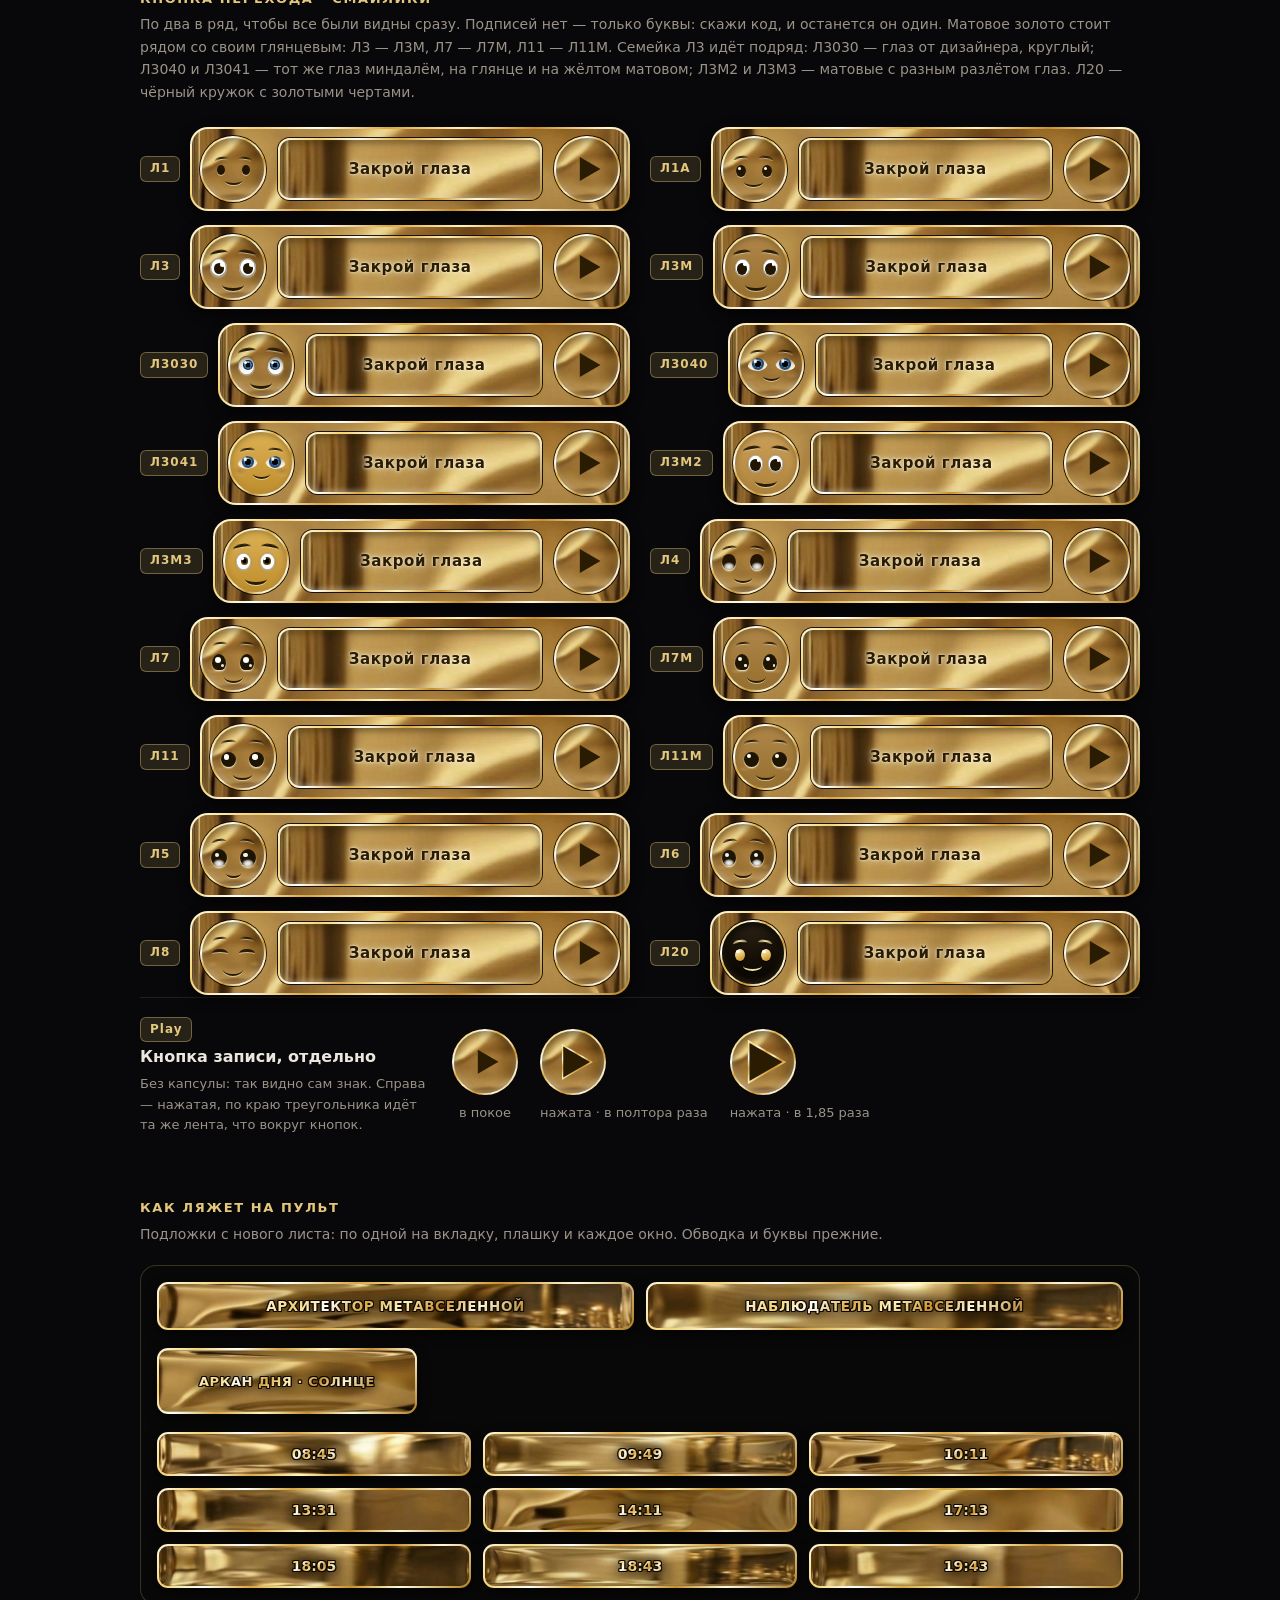
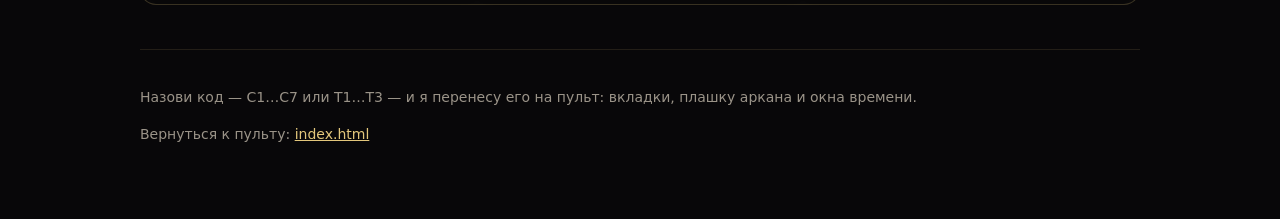
<file: zoloto.html>
<!doctype html>
<html lang="ru">
<head>
<meta charset="utf-8">
<meta name="viewport" content="width=device-width, initial-scale=1, viewport-fit=cover">
<meta http-equiv="Content-Security-Policy"
      content="default-src 'self'; script-src 'none'; style-src 'self'; img-src 'self' data:; base-uri 'none'; form-action 'none'">
<link rel="icon" href="icons/icon.svg" type="image/svg+xml">
<title>Золото пульта — Квантовый ежедневник</title>
<link rel="stylesheet" href="css/zoloto.css">
</head>
<body>

<!-- Страница существует только ради выбора. Основной проект она не трогает:
     ни один файл приложения сюда не подключён, своя разметка и свой
     css/zoloto.css. Когда вариант принят, страница, стили и папка
     img/zoloto удаляются одним движением. -->

<header class="z-head">
  <h1><span class="z-cut z-p1">Золото</span> <span class="z-cut z-p3">пульта</span></h1>
</header>

<section class="z-block">
  <h2>Г — прежние кнопки, как были</h2>
  <p class="z-sub">Ничего не удалено, вернул для сравнения. Здесь золото
     зеркальное, с тёмными провалами, и кнопка собрана через border-image:
     углы берутся из самой картинки, поэтому у каждой они свои.</p>

  <article class="z-row">
    <div class="z-label"><span class="z-code">Г1</span><b>Вкладка, отражение интерьера</b></div>
    <div class="z-set">
      <button type="button" class="z-btn z-wide z-g z-g1">Архитектор метавселенной</button>
      <button type="button" class="z-btn z-chip z-g z-g1">08:45</button></div>
  </article>
  <article class="z-row">
    <div class="z-label"><span class="z-code">Г2</span><b>Вкладка, ровный свет</b></div>
    <div class="z-set">
      <button type="button" class="z-btn z-wide z-g z-g2">Наблюдатель метавселенной</button>
      <button type="button" class="z-btn z-chip z-g z-g2">09:49</button></div>
  </article>
  <article class="z-row">
    <div class="z-label"><span class="z-code">Г3</span><b>Плашка аркана</b></div>
    <div class="z-set">
      <button type="button" class="z-btn z-plate z-g z-g3">Аркан дня · Солнце</button>
      <button type="button" class="z-btn z-wide z-g z-g3">Архитектор метавселенной</button></div>
  </article>
  <article class="z-row">
    <div class="z-label"><span class="z-code">Г4…Г9</span><b>Окна времени</b></div>
    <div class="z-set">
      <button type="button" class="z-btn z-chip z-g z-g4">08:45</button>
      <button type="button" class="z-btn z-chip z-g z-g5">09:49</button>
      <button type="button" class="z-btn z-chip z-g z-g6">10:11</button>
      <button type="button" class="z-btn z-chip z-g z-g7">13:31</button>
      <button type="button" class="z-btn z-chip z-g z-g8">14:11</button>
      <button type="button" class="z-btn z-chip z-g z-g9">17:13</button></div>
  </article>

  <h2>Г с новой обводкой</h2>
  <p class="z-sub">То же зеркальное золото, но фоном под общей рамкой с сайта:
     углы одинаковые, край опрятный.</p>
  <div class="z-set">
    <button type="button" class="z-btn z-wide z-s z-gr1">Архитектор метавселенной</button>
    <button type="button" class="z-btn z-wide z-s z-gr2">Наблюдатель метавселенной</button>
    <button type="button" class="z-btn z-chip z-s z-gr3">08:45</button>
    <button type="button" class="z-btn z-chip z-s z-gr4">09:49</button>
  </div>
</section>

<section class="z-block">
  <h2>О — буквы тем же градиентом, что обводка</h2>
  <p class="z-sub">Надпись залита не пластиной, а той же лентой с белым
     проблеском, которой обведены кнопки. Буква и кант — из одного материала,
     и буква обведена темнотой со всех сторон, чтобы не тонуть в металле.</p>

  <p class="z-big"><span class="z-cut-rim">Пульт управления реальностью</span></p>
  <p class="z-mid"><span class="z-cut-rim">Архитектор метавселенной</span></p>

  <article class="z-row">
    <div class="z-label"><span class="z-code">О4</span><b>Чёрная кнопка</b>
      <i>Тот же набор, но буква обведена темнотой со всех сторон.</i></div>
    <div class="z-set">
      <button type="button" class="z-btn z-wide z-t z-rim-hard"><span class="z-cut-rim">Наблюдатель метавселенной</span></button>
      <button type="button" class="z-btn z-chip z-t z-rim-hard"><span class="z-cut-rim">08:45</span></button></div>
  </article>

  <article class="z-row">
    <div class="z-label"><span class="z-code">О5</span><b>Золотая кнопка</b>
      <i>Контур плотнее, буква не тонет в металле.</i></div>
    <div class="z-set">
      <button type="button" class="z-btn z-wide z-s z-s3 z-rim-hard"><span class="z-cut-rim">Архитектор метавселенной</span></button>
      <button type="button" class="z-btn z-chip z-s z-s3 z-rim-hard"><span class="z-cut-rim">09:49</span></button></div>
  </article>

  <article class="z-row">
    <div class="z-label"><span class="z-code">О6</span><b>Плашка и зеркальное золото</b>
      <i>Там, где рядом светлое и тёмное, плотный контур нужнее всего.</i></div>
    <div class="z-set">
      <button type="button" class="z-btn z-plate z-s z-s1 z-rim-hard"><span class="z-cut-rim">Аркан дня · Солнце</span></button>
      <button type="button" class="z-btn z-wide z-s z-gr1 z-rim-hard"><span class="z-cut-rim">Архитектор метавселенной</span></button></div>
  </article>
</section>


<section class="z-block">
  <h2>Кнопка перехода · смайлики</h2>
  <p class="z-sub">По два в ряд, чтобы все были видны сразу. Подписей нет —
     только буквы: скажи код, и останется он один. Матовое золото стоит рядом
     со своим глянцевым: Л3 — Л3М, Л7 — Л7М, Л11 — Л11М. Семейка Л3 идёт
     подряд: Л3030 — глаз от дизайнера, круглый; Л3040 и Л3041 — тот же глаз
     миндалём, на глянце и на жёлтом матовом; Л3М2 и Л3М3 — матовые с разным
     разлётом глаз. Л20 — чёрный кружок с золотыми чертами.</p>

  <div class="z-faces">
    <div class="z-face-cell"><span class="z-code">Л1</span>
      <div class="z-caps">
        <span class="z-caps-face z-f1" role="button" tabindex="0" aria-label="Смайлик"><i class="z-brow z-brow-l"></i><i class="z-brow z-brow-r"></i><i class="z-eye z-eye-l"></i><i class="z-eye z-eye-r"></i><i class="z-mouth"></i></span>
        <span class="z-caps-main" role="button" tabindex="0">Закрой глаза</span>
        <span class="z-caps-play" role="button" tabindex="0" aria-label="Слушать запись"><i class="z-tri"></i></span>
      </div>
    </div>
    <div class="z-face-cell"><span class="z-code">Л1А</span>
      <div class="z-caps">
        <span class="z-caps-face z-f1a" role="button" tabindex="0" aria-label="Смайлик"><i class="z-brow z-brow-l"></i><i class="z-brow z-brow-r"></i><i class="z-eye z-eye-l"></i><i class="z-eye z-eye-r"></i><i class="z-mouth"></i></span>
        <span class="z-caps-main" role="button" tabindex="0">Закрой глаза</span>
        <span class="z-caps-play" role="button" tabindex="0" aria-label="Слушать запись"><i class="z-tri"></i></span>
      </div>
    </div>
    <div class="z-face-cell"><span class="z-code">Л3</span>
      <div class="z-caps">
        <span class="z-caps-face z-f3" role="button" tabindex="0" aria-label="Смайлик"><i class="z-brow z-brow-l"></i><i class="z-brow z-brow-r"></i><i class="z-eye z-eye-l"></i><i class="z-eye z-eye-r"></i><i class="z-mouth"></i></span>
        <span class="z-caps-main" role="button" tabindex="0">Закрой глаза</span>
        <span class="z-caps-play" role="button" tabindex="0" aria-label="Слушать запись"><i class="z-tri"></i></span>
      </div>
    </div>
    <div class="z-face-cell"><span class="z-code">Л3М</span>
      <div class="z-caps">
        <span class="z-caps-face z-f3 z-mat z-f3m" role="button" tabindex="0" aria-label="Смайлик"><i class="z-brow z-brow-l"></i><i class="z-brow z-brow-r"></i><i class="z-eye z-eye-l"></i><i class="z-eye z-eye-r"></i><i class="z-mouth"></i></span>
        <span class="z-caps-main" role="button" tabindex="0">Закрой глаза</span>
        <span class="z-caps-play" role="button" tabindex="0" aria-label="Слушать запись"><i class="z-tri"></i></span>
      </div>
    </div>
    <div class="z-face-cell"><span class="z-code">Л3030</span>
      <div class="z-caps">
        <span class="z-caps-face z-f3 z-f3030" role="button" tabindex="0" aria-label="Смайлик"><i class="z-brow z-brow-l"></i><i class="z-brow z-brow-r"></i><i class="z-eye z-eye-l"></i><i class="z-eye z-eye-r"></i><i class="z-mouth"></i></span>
        <span class="z-caps-main" role="button" tabindex="0">Закрой глаза</span>
        <span class="z-caps-play" role="button" tabindex="0" aria-label="Слушать запись"><i class="z-tri"></i></span>
      </div>
    </div>
    <div class="z-face-cell"><span class="z-code">Л3040</span>
      <div class="z-caps">
        <span class="z-caps-face z-f3 z-f3030 z-mind" role="button" tabindex="0" aria-label="Смайлик"><i class="z-brow z-brow-l"></i><i class="z-brow z-brow-r"></i><i class="z-eye z-eye-l"></i><i class="z-eye z-eye-r"></i><i class="z-cheek z-cheek-l"></i><i class="z-cheek z-cheek-r"></i><i class="z-mouth"></i></span>
        <span class="z-caps-main" role="button" tabindex="0">Закрой глаза</span>
        <span class="z-caps-play" role="button" tabindex="0" aria-label="Слушать запись"><i class="z-tri"></i></span>
      </div>
    </div>
    <div class="z-face-cell"><span class="z-code">Л3041</span>
      <div class="z-caps">
        <span class="z-caps-face z-f3 z-f3030 z-mind z-f3041" role="button" tabindex="0" aria-label="Смайлик"><i class="z-brow z-brow-l"></i><i class="z-brow z-brow-r"></i><i class="z-eye z-eye-l"></i><i class="z-eye z-eye-r"></i><i class="z-cheek z-cheek-l"></i><i class="z-cheek z-cheek-r"></i><i class="z-mouth"></i></span>
        <span class="z-caps-main" role="button" tabindex="0">Закрой глаза</span>
        <span class="z-caps-play" role="button" tabindex="0" aria-label="Слушать запись"><i class="z-tri"></i></span>
      </div>
    </div>
    <div class="z-face-cell"><span class="z-code">Л3М2</span>
      <div class="z-caps">
        <span class="z-caps-face z-f3 z-mat z-f3m z-f3m2" role="button" tabindex="0" aria-label="Смайлик"><i class="z-brow z-brow-l"></i><i class="z-brow z-brow-r"></i><i class="z-eye z-eye-l"></i><i class="z-eye z-eye-r"></i><i class="z-mouth"></i></span>
        <span class="z-caps-main" role="button" tabindex="0">Закрой глаза</span>
        <span class="z-caps-play" role="button" tabindex="0" aria-label="Слушать запись"><i class="z-tri"></i></span>
      </div>
    </div>
    <div class="z-face-cell"><span class="z-code">Л3М3</span>
      <div class="z-caps">
        <span class="z-caps-face z-f3 z-mat z-f3m z-f3m2 z-f3m3" role="button" tabindex="0" aria-label="Смайлик"><i class="z-brow z-brow-l"></i><i class="z-brow z-brow-r"></i><i class="z-eye z-eye-l"></i><i class="z-eye z-eye-r"></i><i class="z-mouth"></i></span>
        <span class="z-caps-main" role="button" tabindex="0">Закрой глаза</span>
        <span class="z-caps-play" role="button" tabindex="0" aria-label="Слушать запись"><i class="z-tri"></i></span>
      </div>
    </div>
    <div class="z-face-cell"><span class="z-code">Л4</span>
      <div class="z-caps">
        <span class="z-caps-face z-f4" role="button" tabindex="0" aria-label="Смайлик"><i class="z-brow z-brow-l"></i><i class="z-brow z-brow-r"></i><i class="z-eye z-eye-l"></i><i class="z-eye z-eye-r"></i><i class="z-mouth"></i></span>
        <span class="z-caps-main" role="button" tabindex="0">Закрой глаза</span>
        <span class="z-caps-play" role="button" tabindex="0" aria-label="Слушать запись"><i class="z-tri"></i></span>
      </div>
    </div>
    <div class="z-face-cell"><span class="z-code">Л7</span>
      <div class="z-caps">
        <span class="z-caps-face z-f7" role="button" tabindex="0" aria-label="Смайлик"><i class="z-brow z-brow-l"></i><i class="z-brow z-brow-r"></i><i class="z-eye z-eye-l"></i><i class="z-eye z-eye-r"></i><i class="z-cheek z-cheek-l"></i><i class="z-cheek z-cheek-r"></i><i class="z-mouth"></i></span>
        <span class="z-caps-main" role="button" tabindex="0">Закрой глаза</span>
        <span class="z-caps-play" role="button" tabindex="0" aria-label="Слушать запись"><i class="z-tri"></i></span>
      </div>
    </div>
    <div class="z-face-cell"><span class="z-code">Л7М</span>
      <div class="z-caps">
        <span class="z-caps-face z-f7 z-mat z-f7m" role="button" tabindex="0" aria-label="Смайлик"><i class="z-brow z-brow-l"></i><i class="z-brow z-brow-r"></i><i class="z-eye z-eye-l"></i><i class="z-eye z-eye-r"></i><i class="z-cheek z-cheek-l"></i><i class="z-cheek z-cheek-r"></i><i class="z-mouth"></i></span>
        <span class="z-caps-main" role="button" tabindex="0">Закрой глаза</span>
        <span class="z-caps-play" role="button" tabindex="0" aria-label="Слушать запись"><i class="z-tri"></i></span>
      </div>
    </div>
    <div class="z-face-cell"><span class="z-code">Л11</span>
      <div class="z-caps">
        <span class="z-caps-face z-f11" role="button" tabindex="0" aria-label="Смайлик"><i class="z-brow z-brow-l"></i><i class="z-brow z-brow-r"></i><i class="z-eye z-eye-l"></i><i class="z-eye z-eye-r"></i><i class="z-cheek z-cheek-l"></i><i class="z-cheek z-cheek-r"></i><i class="z-mouth"></i></span>
        <span class="z-caps-main" role="button" tabindex="0">Закрой глаза</span>
        <span class="z-caps-play" role="button" tabindex="0" aria-label="Слушать запись"><i class="z-tri"></i></span>
      </div>
    </div>
    <div class="z-face-cell"><span class="z-code">Л11М</span>
      <div class="z-caps">
        <span class="z-caps-face z-f11 z-mat z-f11m" role="button" tabindex="0" aria-label="Смайлик"><i class="z-brow z-brow-l"></i><i class="z-brow z-brow-r"></i><i class="z-eye z-eye-l"></i><i class="z-eye z-eye-r"></i><i class="z-cheek z-cheek-l"></i><i class="z-cheek z-cheek-r"></i><i class="z-mouth"></i></span>
        <span class="z-caps-main" role="button" tabindex="0">Закрой глаза</span>
        <span class="z-caps-play" role="button" tabindex="0" aria-label="Слушать запись"><i class="z-tri"></i></span>
      </div>
    </div>
    <div class="z-face-cell"><span class="z-code">Л5</span>
      <div class="z-caps">
        <span class="z-caps-face z-f5" role="button" tabindex="0" aria-label="Смайлик"><i class="z-brow z-brow-l"></i><i class="z-brow z-brow-r"></i><i class="z-eye z-eye-l"></i><i class="z-eye z-eye-r"></i><i class="z-cheek z-cheek-l"></i><i class="z-cheek z-cheek-r"></i><i class="z-mouth"></i></span>
        <span class="z-caps-main" role="button" tabindex="0">Закрой глаза</span>
        <span class="z-caps-play" role="button" tabindex="0" aria-label="Слушать запись"><i class="z-tri"></i></span>
      </div>
    </div>
    <div class="z-face-cell"><span class="z-code">Л6</span>
      <div class="z-caps">
        <span class="z-caps-face z-f6" role="button" tabindex="0" aria-label="Смайлик"><i class="z-brow z-brow-l"></i><i class="z-brow z-brow-r"></i><i class="z-eye z-eye-l"></i><i class="z-eye z-eye-r"></i><i class="z-cheek z-cheek-l"></i><i class="z-cheek z-cheek-r"></i><i class="z-mouth"></i></span>
        <span class="z-caps-main" role="button" tabindex="0">Закрой глаза</span>
        <span class="z-caps-play" role="button" tabindex="0" aria-label="Слушать запись"><i class="z-tri"></i></span>
      </div>
    </div>
    <div class="z-face-cell"><span class="z-code">Л8</span>
      <div class="z-caps">
        <span class="z-caps-face z-f8" role="button" tabindex="0" aria-label="Смайлик"><i class="z-brow z-brow-l"></i><i class="z-brow z-brow-r"></i><i class="z-eye z-eye-l"></i><i class="z-eye z-eye-r"></i><i class="z-cheek z-cheek-l"></i><i class="z-cheek z-cheek-r"></i><i class="z-mouth"></i></span>
        <span class="z-caps-main" role="button" tabindex="0">Закрой глаза</span>
        <span class="z-caps-play" role="button" tabindex="0" aria-label="Слушать запись"><i class="z-tri"></i></span>
      </div>
    </div>
    <div class="z-face-cell"><span class="z-code">Л20</span>
      <div class="z-caps">
        <span class="z-caps-face z-f20" role="button" tabindex="0" aria-label="Смайлик"><i class="z-brow z-brow-l"></i><i class="z-brow z-brow-r"></i><i class="z-eye z-eye-l"></i><i class="z-eye z-eye-r"></i><i class="z-mouth"></i></span>
        <span class="z-caps-main" role="button" tabindex="0">Закрой глаза</span>
        <span class="z-caps-play" role="button" tabindex="0" aria-label="Слушать запись"><i class="z-tri"></i></span>
      </div>
    </div>
  </div>

  <article class="z-row">
    <div class="z-label"><span class="z-code">Play</span><b>Кнопка записи, отдельно</b>
      <i>Без капсулы: так видно сам знак. Справа — нажатая, по краю
         треугольника идёт та же лента, что вокруг кнопок.</i></div>
    <div class="z-set z-play-demo">
      <figure>
        <span class="z-caps-play" role="button" tabindex="0" aria-label="Слушать запись"><i class="z-tri"></i></span>
        <figcaption>в покое</figcaption>
      </figure>
      <figure>
        <span class="z-caps-play z-play-lit15" role="button" tabindex="0" aria-label="Слушать запись"><i class="z-tri"></i></span>
        <figcaption>нажата · в полтора раза</figcaption>
      </figure>
      <figure>
        <span class="z-caps-play z-play-lit" role="button" tabindex="0" aria-label="Слушать запись"><i class="z-tri"></i></span>
        <figcaption>нажата · в 1,85 раза</figcaption>
      </figure>
    </div>
  </article>

</section>

<section class="z-block">
  <h2>Как ляжет на пульт</h2>
  <p class="z-sub">Подложки с нового листа: по одной на вкладку, плашку и
     каждое окно. Обводка и буквы прежние.</p>
  <div class="z-mock">
    <div class="z-mock-tabs">
      <button type="button" class="z-btn z-s z-n01 z-rim-hard"><span class="z-cut-rim">Архитектор метавселенной</span></button>
      <button type="button" class="z-btn z-s z-n02 z-rim-hard"><span class="z-cut-rim">Наблюдатель метавселенной</span></button></div>
      <button type="button" class="z-btn z-mock-plate z-s z-n03 z-rim-hard"><span class="z-cut-rim">Аркан дня · Солнце</span></button>
    <div class="z-mock-grid">
      <button type="button" class="z-btn z-s z-n04 z-rim-hard"><span class="z-cut-rim">08:45</span></button>
      <button type="button" class="z-btn z-s z-n05 z-rim-hard"><span class="z-cut-rim">09:49</span></button>
      <button type="button" class="z-btn z-s z-n06 z-rim-hard"><span class="z-cut-rim">10:11</span></button>
      <button type="button" class="z-btn z-s z-n07 z-rim-hard"><span class="z-cut-rim">13:31</span></button>
      <button type="button" class="z-btn z-s z-n08 z-rim-hard"><span class="z-cut-rim">14:11</span></button>
      <button type="button" class="z-btn z-s z-n09 z-rim-hard"><span class="z-cut-rim">17:13</span></button>
      <button type="button" class="z-btn z-s z-n10 z-rim-hard"><span class="z-cut-rim">18:05</span></button>
      <button type="button" class="z-btn z-s z-n11 z-rim-hard"><span class="z-cut-rim">18:43</span></button>
      <button type="button" class="z-btn z-s z-n12 z-rim-hard"><span class="z-cut-rim">19:43</span></button></div>
  </div>
</section>

<footer class="z-foot">
  <p>Назови код — С1…С7 или Т1…Т3 — и я перенесу его на пульт: вкладки,
     плашку аркана и окна времени.</p>
  <p class="z-back">Вернуться к пульту: <a href="index.html">index.html</a></p>
</footer>

</body>
</html>
</file>
<file: css/game-tokens.css>
/* ============================================================================
   ТОКЕНЫ ИГРЫ — ВЗЯТЫ КАК ЕСТЬ, НЕ ПРАВИТЬ ЗДЕСЬ.

   Это копия web/shared/tokens.css из «Игры мудрецов». Ежедневник и игра
   должны выглядеть одним продуктом, а не двумя похожими, поэтому золото,
   обсидиан и типографика берутся оттуда, а не подбираются заново.

   Правка идёт в игре и копируется сюда целиком. Своё — в app.css, ниже по
   каскаду: там имена ежедневника переопределяются через эти значения.

   Что убрано из копии: правила для body и общих классов (.btn, .card,
   .container) — у ежедневника своя вёрстка, и чужие правила ломали бы её.
   Оставлены ТОЛЬКО переменные, сброс коробки и уважение к выключенной
   анимации.
   ========================================================================== */
:root{
  /* ── золото Game of Sages ──────────────────────────────────────────────── */
  --gold-3d: linear-gradient(145deg,#F9D976 0%,#EAA82C 30%,#C18825 60%,#7A4B11 85%,#B88428 100%);
  --gold-3d-shadow: inset 0 2.5px 4px rgba(255,255,255,.7),
                    inset 0 -3px 6px rgba(122,75,17,.8),
                    0 8px 20px rgba(0,0,0,.8);
  --gold-ink:#381D02;        /* текст НА золоте */
  --gold-text:#D39D3C;
  --gold-text-lit:#FFF2B2;
  --gold-line:#A8721A;
  --gold-line-lit:#F6C147;
  --accent-gold:#fbbf24;
  --gold-glow:rgba(246,193,71,.28);

  /* ── обсидиан и нейтрали (тёплые, с фиолетовым уклоном — выбраны, не по умолчанию) ── */
  --bg:#0b0a0f;
  --bg-2:#100e16;
  --panel:#16131f;
  --panel-2:#1d1927;
  --line:rgba(201,163,78,.14);
  --line-soft:rgba(232,228,221,.07);
  --text:#ece7de;
  --muted:#a89fb2;
  --faint:#6f6880;

  /* ── чакры: центр агента + шесть лепестков ────────────────────────────── */
  --chakra-root:#c1443e;     /* центр — сам агент */
  --chakra-1:#e0873c;
  --chakra-2:#e8c25a;
  --chakra-3:#5fbf8f;
  --chakra-4:#4fa9d8;
  --chakra-5:#5566c6;
  --chakra-6:#9161c9;

  /* ── статусы ───────────────────────────────────────────────────────────── */
  --good:#5fbf8f;
  --warn:#e0a942;
  --crit:#e0655f;

  /* ── типографика и метрика ─────────────────────────────────────────────── */
  --serif:'Cormorant Garamond','Iowan Old Style',Georgia,'Times New Roman',serif;
  --sans:'Inter',system-ui,-apple-system,'Segoe UI',Roboto,sans-serif;
  --mono:ui-monospace,SFMono-Regular,'Cascadia Mono',Menlo,monospace;
  --radius:14px;
  --maxw:1120px;
}

*,*::before,*::after{box-sizing:border-box}
:focus-visible{outline:2px solid var(--gold-line-lit);outline-offset:3px}
@media (prefers-reduced-motion:reduce){*{animation:none!important;transition:none!important}}
</file>
<file: css/app.css>
/* Genesis Luxury: обсидиан и золото.

   Два разных цветовых слоя, и путать их нельзя:
   — ЗОЛОТО — оформление: рамки, кнопки, акценты, выделение;
   — ДЕВЯТЬ ЦВЕТОВ СЕКТОРОВ — язык данных. Их порядок подобран проверкой на
     различимость соседей по кругу при дальтонизме (протанопия, дейтеранопия).
     Менять порядок нельзя без повторной проверки validate_palette.js. */
/* ИМЕНА ЕЖЕДНЕВНИКА — ЗНАЧЕНИЯ ИГРЫ.

   Цвета больше не подбираются здесь: каждое имя указывает на токен из
   game-tokens.css, то есть на то же золото и тот же обсидиан, что в «Игре
   мудрецов». Два продукта должны выглядеть одним.

   Имена оставлены свои, и это не упрямство: на них опирается весь остальной
   файл и девять цветов секторов. Переименовывать всё ради единообразия
   значило бы переписать вёрстку целиком и проверять её заново — а меняем мы
   палитру, не разметку. */
:root {
  color-scheme: dark;

  /* ── ЭТАЛОН: пульт с двумя кнопками выбора ──────────────────────────────

     Всё золото приложения берётся отсюда, а не подбирается на месте.
     Эталоном назначена главная страница пульта: её перелив по кромке,
     её пластина, её тон текста. Старые значения игры никуда не делись
     — они по-прежнему лежат в game-tokens.css, — но приложение больше
     на них не ссылается напрямую: ссылки идут на этот слой, и замена
     эталона здесь доезжает до каждой кнопки, полоски и значка разом.

     Почему два разных золота. Перелив --pult-rim проходит через чистый
     белый: он хорош как кант в два пикселя и как заливка внутри буквы,
     но крупной плоскостью читается лентой, а не металлом. Для
     поверхностей берётся фотопластина. Поэтому --gold-gradient это
     пластина, а --pult-rim остаётся кантом и буквой.

     ФОН. Было var(--bg-2), то есть #100E16 — в нём заметен сиреневый
     уклон, и на нём золото уходило в розовое. Взят глубокий нейтральный
     обсидиан: он темнее, холодного оттенка не даёт, и золото на нём
     читается дорого. Серый текст тоже выправлен — в прежнем #A89FB2
     сиреневого было больше, чем в фоне. */
  --bg:        #07070A;
  --surface:   #121114;
  --surface-2: #17161A;
  --ink:   var(--text);
  --ink-2: #A09A92;
  --line-strong: rgba(227, 199, 124, .58);

  --gold:        #E3C77C;   /* золотая надпись на тёмном */
  --gold-bright: #FAEBB8;   /* она же в свету */
  --gold-ink:    #231703;   /* текст НА золоте */
  --gold-fill:   rgba(227, 199, 124, .14);
  --gold-gradient: url(../img/gold/n01.jpg) center/cover no-repeat;
  --gold-3d:       var(--gold-gradient);
  --gold-glow: rgba(255, 214, 120, .55);
  --glow: 0 0 20px var(--gold-glow);

  --danger: #ff9b9b;
  --ok: #199e70;

  --s1: #3987e5; --s2: #e66767; --s3: #9085e9;
  --s4: #d95926; --s5: #199e70; --s6: #c98500;
  --s7: #d55181; --s8: #008300; --s9: #c35bb0;

  --nav-h: 64px;

  /* ГЕОМЕТРИЯ УПРАВЛЕНИЯ — одно место на весь интерфейс.

     Углы скруглены, как у слитка: мягкая дуга, а не острый угол и не срез.
     Поменять форму всех кнопок разом — поменять эту строку, логики это не
     касается.

     Сначала здесь был срез угла по диагонали, он казался футуристичным. На
     живом экране рядом с золотой заливкой срез читался как брак печати, а не
     как приём. Владелец попросил скругление — слиток, а не огранку. */
  --edge: 12px;
  --edge-lg: 16px;
  --glow-active: 0 0 0 1px var(--gold), 0 0 18px rgba(212, 175, 55, .45);
}

/* КНОПКИ ШАПКИ — язык, обновление, выход.

   Поведение взято у кнопки с домиком из кабинета игры (cabinet.css, .ms-go)
   и не выдумано заново: тёмная плашка, тонкая золотая обводка, при наведении
   граница загорается и добавляется свечение, при нажатии кнопка сжимается.
   Оттуда же порядок переходов и уважение к отключённой анимации — человеку,
   которому движение мешает, система говорит об этом, и мы слушаем.

   Изменено ровно одно: при наведении кнопка ещё и чуть подрастает. Цвет
   плашки взят из своей палитры, а не из игры: там она фиолетовая, здесь
   обсидиановая, и чужой оттенок был бы виден сразу. */
.head-btn {
  background: var(--surface-2);
  border: 1px solid rgb(201 163 78 / 40%);
  color: var(--gold-bright);
  transition: border-color .2s, box-shadow .3s, transform .2s;
}
/* Только свечение, без изменения размера.

   Сначала кнопка подрастала при наведении и сжималась при нажатии — взято у
   игры и показалось живым. На деле соседние кнопки стоят в ряд вплотную, и
   прыгающий размер дёргает всю шапку. Владелец попросил убрать: размер
   статичный, золото загорается. */
@media (hover: hover) {
  .head-btn:hover { border-color: #F6C147; box-shadow: 0 0 12px rgb(246 193 71 / 40%); }
}
.head-btn:active { border-color: #F6C147; box-shadow: 0 0 14px rgb(246 193 71 / 55%); }
@media (prefers-reduced-motion: reduce) { .head-btn { transition: none; } }

/* Отклик на нажатие — общий для всего управления. Золото загорается в тот
   момент, когда палец касается, и гаснет, когда отпускают. */
.btn, .icon-btn, .lang-btn, .segmented button, .tabs button {
  transition: box-shadow .18s ease, background-color .18s ease, color .18s ease;
}
.btn:active, .icon-btn:active, .lang-btn:active,
.segmented button:active, .tabs button:active { box-shadow: var(--glow-active); }
.btn:focus-visible, .icon-btn:focus-visible, .lang-btn:focus-visible,
.segmented button:focus-visible, .tabs button:focus-visible {
  outline: none; box-shadow: var(--glow-active);
}

* { box-sizing: border-box; }
[hidden] { display: none !important; }

/* ФОН — ЗВЁЗДНАЯ СЕТКА ИГРЫ.

   Взята из web/style.css «Игры мудрецов» (.star-layer): точки радиальным
   градиентом, шаг 38 пикселей, второй слой смещён на половину клетки — от
   этого рисунок читается шахматкой, а не рядами. Сверху те же два отсвета,
   что в кабинете игры: золотой справа вверху, фиолетовый слева внизу.

   МЕРЦАНИЯ НЕТ, И ЭТО РЕШЕНИЕ, А НЕ УПУЩЕНИЕ. В игре звёзды мигают: там
   тридцать четыре элемента с анимацией живут весь сеанс. Здесь человек
   открывает экран по девять раз в день, и телефон должен дожить до вечера —
   поэтому фон рисуется один раз средствами CSS и дальше не стоит ничего:
   ни кадров, ни таймеров, ни узлов в разметке. Подтверждено владельцем. */
body {
  margin: 0;
  background:
    radial-gradient(rgba(255, 255, 255, .22) 1px, transparent 1.4px) 0 0 / 38px 38px,
    radial-gradient(rgba(255, 235, 180, .13) 1px, transparent 1.4px) 19px 19px / 38px 38px,
    radial-gradient(1200px 700px at 78% -8%, rgba(201, 163, 78, .10), transparent 60%),
    radial-gradient(900px 600px at 8% 108%, rgba(120, 84, 196, .09), transparent 55%),
    var(--bg);
  background-attachment: fixed;        /* сетка не едет при прокрутке */
  color: var(--ink);
  font: 15px/1.45 var(--sans);
  -webkit-text-size-adjust: 100%;
}
h1, h2, .display { font-family: var(--serif); font-weight: 600; }
h1 { margin: 0; font-size: 20px; }
h2 { margin: 0 0 8px; font-size: 18px; }
button, input, select, textarea { font: inherit; color: inherit; }
.muted { color: var(--ink-2); font-size: 13px; margin: 6px 0; }

/* Раскладка: на телефоне нижняя панель, на широком экране — боковая */
#appRoot { min-height: 100vh; display: flex; flex-direction: column; }
.screen { flex-grow: 1; padding: 0 16px calc(var(--nav-h) + 16px); max-width: 560px; width: 100%; margin: 0 auto; }
.card { background: var(--surface); border: 1px solid var(--line); border-radius: var(--edge-lg); padding: 14px 16px; }
main > section { display: grid; gap: 12px; }

.top { display: flex; align-items: center; gap: 10px; padding: 16px 0 10px; }
.top h1 { flex-grow: 1; }
.sync { color: var(--ink-2); font-size: 12px; }

.icon-btn {
  border: 1px solid var(--line); background: var(--surface);
  min-width: 44px; min-height: 44px; border-radius: var(--edge); cursor: pointer;
  display: inline-flex; align-items: center; justify-content: center; font-size: 20px; line-height: 1;
}
.icon-btn svg { width: 20px; height: 20px; stroke: var(--gold); stroke-width: 1.8; fill: none; stroke-linecap: round; }
.icon-btn:disabled { opacity: .3; cursor: default; }
.icon-btn.plain { border-color: transparent; background: none; }

.segmented { display: flex; background: var(--surface); border: 1px solid var(--line); border-radius: var(--edge-lg); padding: 3px; }
.segmented button {
  flex: 1; border: 0; background: none; color: var(--ink-2); font-weight: 600; font-size: 13px;
  min-height: 38px; min-width: 44px; border-radius: 10px; cursor: pointer;
}
/* Нажатая вкладка залита золотом и скруглена внутри полосы */
.segmented button[aria-pressed="true"] {
  background: var(--gold-fill); color: var(--gold-bright); border-radius: 10px;
}

.range { display: flex; align-items: center; justify-content: space-between; margin: 6px 0 10px; }
.range span { font-weight: 600; }

/* Колесо */
.wheel-card { display: grid; justify-items: center; gap: 8px; }
#wheel { width: 100%; max-width: 420px; height: auto; display: block; }
.summary { margin: 0; text-align: center; color: var(--ink-2); font-size: 14px; }
.summary b { color: var(--ink); font-weight: 700; }
.legend { margin: 0; color: var(--ink-2); font-size: 12px; text-align: center; }
.grid-ring { fill: none; stroke: rgba(255, 255, 255, .07); stroke-width: 1; }
.grid-ring.limit { stroke: var(--line); stroke-dasharray: 3 4; }
.spoke { stroke: rgba(255, 255, 255, .06); stroke-width: 1; }
.norm-ring { fill: none; stroke: var(--gold); stroke-width: 2.5; pointer-events: none; }
.sector { stroke: var(--surface); stroke-width: 2; stroke-linejoin: round; }
.sector-empty { fill: none; stroke: var(--ink-2); stroke-width: 1; stroke-dasharray: 2 4; }
.score-arc { fill: none; stroke: var(--ink); stroke-width: 2; stroke-dasharray: 5 4; pointer-events: none; }
.hit { fill: transparent; cursor: pointer; }
.value-label { fill: var(--ink); font-size: 14px; font-weight: 600; }
.is-selected .sector { stroke: var(--gold-bright); }

/* Плотность новой реальности */
.density { display: grid; gap: 9px; }
.density-head { display: flex; align-items: baseline; justify-content: space-between; }
.density-head span:first-child { font-size: 13px; font-weight: 600; color: var(--gold); }
.density-head b { font-size: 15px; }
.bar { height: 7px; border-radius: 4px; background: rgba(255, 255, 255, .08); overflow: hidden; }
.bar i { display: block; height: 100%; border-radius: 4px; background: var(--c, var(--gold-gradient)); }
.bar.gold i { background: var(--gold-gradient); }

/* Цвета секторов: и заливка на колесе, и точки, и полосы */
.s1 { fill: var(--s1); --c: var(--s1); } .s2 { fill: var(--s2); --c: var(--s2); }
.s3 { fill: var(--s3); --c: var(--s3); } .s4 { fill: var(--s4); --c: var(--s4); }
.s5 { fill: var(--s5); --c: var(--s5); } .s6 { fill: var(--s6); --c: var(--s6); }
.s7 { fill: var(--s7); --c: var(--s7); } .s8 { fill: var(--s8); --c: var(--s8); }
.s9 { fill: var(--s9); --c: var(--s9); }
.dot { width: 10px; height: 10px; border-radius: 50%; background: var(--c); flex: none; }

/* Список сфер */
.sectors { list-style: none; margin: 0; padding: 0; display: grid; gap: 2px; }
.sector-item { padding: 9px 10px; border-radius: 12px; }
.sector-item.is-selected { background: var(--surface-2); }
.sector-head { display: flex; align-items: center; gap: 11px; cursor: pointer; }
.sector-head .name { flex: 1; font-weight: 600; }
.sector-head .pct { font-weight: 700; font-variant-numeric: tabular-nums; }
.tag { font-size: 11px; color: var(--ink-2); border: 1px solid var(--line); border-radius: 6px; padding: 1px 6px; }
.goals { list-style: none; margin: 7px 0 0 21px; padding: 0; display: grid; gap: 8px; }
.goal { display: grid; grid-template-columns: 1fr auto; align-items: center; column-gap: 10px; }
.goal-open { border: 0; background: none; padding: 0; text-align: left; cursor: pointer; font-weight: 500; }
.goal-meta { grid-column: 1; font-size: 13px; color: var(--ink-2); font-variant-numeric: tabular-nums; }
.goal .bar { grid-column: 1; height: 5px; }
.log-btn {
  grid-column: 2; grid-row: 1 / span 3;
  width: 44px; height: 44px; border-radius: 50%; border: 1px solid var(--line-strong);
  background: var(--surface-2); color: var(--gold-bright); font-size: 22px; line-height: 1; cursor: pointer;
}
.add-goal { margin: 7px 0 0 21px; border: 0; background: none; color: var(--gold); cursor: pointer; padding: 6px 0; min-height: 44px; font-weight: 600; }

.notice { display: grid; gap: 10px; }
.notice p { margin: 0; }

/* Нижняя панель и выдвижное меню */
.bottom-nav {
  position: fixed; left: 0; right: 0; bottom: 0; z-index: 20;
  display: flex; background: rgba(10, 10, 12, .96); border-top: 1px solid var(--line);
  padding-bottom: env(safe-area-inset-bottom);
  backdrop-filter: blur(16px);
}
.bottom-nav button {
  flex: 1; border: 0; background: none; color: var(--ink-2);
  padding: 9px 0 10px; min-height: var(--nav-h); cursor: pointer; font-size: 11px; font-weight: 600;
  display: flex; flex-direction: column; align-items: center; gap: 3px;
}
.bottom-nav button svg { width: 22px; height: 22px; stroke: currentColor; stroke-width: 1.7; fill: none; }
.bottom-nav button[aria-current="page"] { color: var(--gold-bright); }
.nav-badge {
  min-width: 18px; height: 16px; padding: 0 5px; border-radius: 8px;
  background: var(--gold-fill); color: var(--gold-bright); font-size: 10px; font-weight: 700;
  display: inline-flex; align-items: center; justify-content: center;
}

.drawer-back { position: fixed; inset: 0; z-index: 30; background: rgba(10, 10, 12, .72); border: 0; }
.drawer {
  position: fixed; left: 0; top: 0; bottom: 0; z-index: 31; width: min(312px, 86vw);
  background: var(--surface); border-right: 1px solid var(--line-strong);
  display: flex; flex-direction: column; padding: 16px 12px; overflow-y: auto;
  box-shadow: 0 0 40px rgba(0, 0, 0, .6);
}
/* Панель по образцу Super Productivity: иконка, подпись, счётчик справа;
   группы с действиями в заголовке; служебное внизу за разделителем */
.drawer-user {
  display: flex; align-items: center; gap: 10px; padding: 10px 10px 14px; margin-bottom: 4px;
}
.drawer-user .avatar {
  width: 36px; height: 36px; border-radius: 50%; border: 1px solid var(--gold);
  display: flex; align-items: center; justify-content: center; font-weight: 700;
  color: var(--gold-bright); flex: none; font-size: 15px;
}
.drawer-user .who { flex-grow: 1; min-width: 0; }
.drawer-user .who b { display: block; font-size: 14px; font-weight: 600; overflow: hidden; text-overflow: ellipsis; white-space: nowrap; }
.drawer-user .who span { font-size: 11px; color: var(--ink-2); font-variant-numeric: tabular-nums; letter-spacing: .5px; }

.drawer-list { display: grid; gap: 1px; }
.drawer-list button, .drawer-list a {
  display: flex; align-items: center; gap: 12px; min-height: 40px; padding: 0 10px;
  border: 0; border-radius: 9px; background: none; color: var(--ink);
  font-size: 14px; cursor: pointer; text-align: left; text-decoration: none; width: 100%;
}
.drawer-list button:hover, .drawer-list a:hover { background: var(--surface-2); }
.drawer-list button[aria-current="page"] { background: var(--gold-fill); color: var(--gold-bright); font-weight: 600; }
.drawer-list svg { width: 19px; height: 19px; stroke: var(--ink-2); stroke-width: 1.7; fill: none; flex: none; }
.drawer-list button[aria-current="page"] svg { stroke: currentColor; }
.drawer-list .trailing { margin-left: auto; color: var(--ink-2); font-size: 12px; font-variant-numeric: tabular-nums; }
.drawer-list .count {
  margin-left: auto; min-width: 20px; height: 18px; padding: 0 6px; border-radius: 9px;
  background: var(--gold-fill); color: var(--gold-bright); font-size: 11px; font-weight: 700;
  display: inline-flex; align-items: center; justify-content: center;
}
.drawer-list.service button { color: var(--ink-2); font-size: 13px; min-height: 38px; }
.drawer-list.service button:hover { color: var(--ink); }

.drawer-sep { height: 1px; background: var(--line); margin: 10px 10px; }

.drawer-group { display: flex; align-items: center; gap: 4px; padding: 0 4px 2px; }
.group-caption {
  display: flex; align-items: center; gap: 6px; flex-grow: 1;
  border: 0; background: none; cursor: pointer; padding: 6px 6px; min-height: 32px;
  color: var(--ink-2); font-size: 11px; font-weight: 700; letter-spacing: .6px; text-transform: uppercase;
}
.group-caption .chevron { width: 14px; height: 14px; stroke: currentColor; stroke-width: 2.2; fill: none; transition: transform .15s; }
.group-caption[aria-expanded="false"] .chevron { transform: rotate(-90deg); }
.group-action {
  width: 30px; height: 30px; border: 0; border-radius: 8px; background: none; cursor: pointer;
  display: flex; align-items: center; justify-content: center; flex: none;
}
.group-action:hover { background: var(--surface-2); }
.group-action svg { width: 16px; height: 16px; stroke: var(--ink-2); stroke-width: 2; fill: none; }

.drawer-grow { flex-grow: 1; min-height: 10px; }

/* Кнопка языка — маленькая, внизу справа, открывается вверх (как в игре) */
.lang-wrap { position: fixed; right: 12px; bottom: calc(var(--nav-h) + 12px + env(safe-area-inset-bottom)); z-index: 25; display: grid; justify-items: end; gap: 6px; }
.lang-btn {
  display: flex; align-items: center; gap: 6px; min-height: 36px; padding: 0 12px;
  border-radius: 18px; border: 1px solid var(--line-strong); background: rgba(18, 18, 22, .94);
  color: var(--gold-bright); font-size: 13px; font-weight: 600; cursor: pointer; backdrop-filter: blur(16px);
}
.lang-btn .arrow { font-size: 10px; color: var(--ink-2); }
.lang-menu { display: grid; gap: 3px; padding: 5px; border-radius: 14px; border: 1px solid var(--line-strong); background: rgba(18, 18, 22, .98); box-shadow: var(--glow); backdrop-filter: blur(16px); }
.lang-menu button {
  display: flex; align-items: center; gap: 8px; min-width: 150px; min-height: 42px; padding: 0 12px;
  border: 0; border-radius: 10px; background: none; color: var(--ink); font-size: 14px; cursor: pointer; text-align: left;
}
.lang-menu button[aria-pressed="true"] { background: var(--gold-fill); color: var(--gold-bright); font-weight: 600; }
.lang-menu .code { color: var(--ink-2); font-size: 12px; margin-left: auto; }

/* Окна */
dialog {
  border: 0; padding: 0; border-radius: 18px; width: min(520px, calc(100vw - 24px));
  max-height: calc(100vh - 24px); background: var(--surface); color: var(--ink);
  border: 1px solid var(--line-strong);
}
dialog::backdrop { background: rgba(0, 0, 0, .6); }
.sheet { padding: 18px; display: grid; gap: 11px; }
label { display: grid; gap: 5px; font-size: 13px; color: var(--ink-2); }
input, select, textarea {
  width: 100%; min-height: 48px; padding: 10px 14px; border-radius: 12px;
  border: 1px solid var(--line-strong); background: var(--bg); color: var(--ink); font-size: 16px;
}
textarea { min-height: 96px; resize: vertical; line-height: 1.5; }
input[type="range"], input[type="checkbox"] { min-height: 0; padding: 0; border: 0; background: none; }
input[type="checkbox"] { width: 20px; height: 20px; accent-color: var(--gold); }
input[type="range"] { accent-color: var(--gold); }
.two { display: grid; grid-template-columns: 1fr 1fr; gap: 10px; }
.dayplan { display: grid; grid-template-columns: repeat(7, 1fr); gap: 4px; margin-top: 8px; }
.dayplan input { padding: 8px 2px; text-align: center; font-size: 14px; }
details summary { cursor: pointer; color: var(--ink-2); font-size: 14px; min-height: 44px; display: flex; align-items: center; }
.actions { display: flex; flex-wrap: wrap; gap: 8px; justify-content: flex-end; margin-top: 4px; }
.btn {
  min-height: 48px; padding: 0 16px; border-radius: var(--edge); border: 1px solid var(--line-strong);
  background: var(--surface-2); cursor: pointer; font-weight: 600;
}
.btn.primary {
  background: var(--gold-gradient); color: #0A0A0C; border-color: transparent;
  box-shadow: var(--glow);
}
.btn.danger { color: var(--danger); border-color: rgba(230, 103, 103, .3); }
.field-row { display: flex; align-items: center; justify-content: space-between; gap: 12px; }
.edit-list { list-style: none; margin: 0; padding: 0; display: grid; gap: 7px; }
.edit-row { display: grid; grid-template-columns: 10px 1fr auto; align-items: center; gap: 10px; }
.edit-row label { display: flex; align-items: center; gap: 5px; white-space: nowrap; }
.assess-row { display: grid; grid-template-columns: 10px 1fr 30px; align-items: center; gap: 10px; }
.assess-row .name { grid-column: 2; font-size: 14px; }
.assess-row input { grid-column: 2; }
.assess-row output { grid-column: 3; grid-row: 1 / span 2; font-weight: 700; text-align: right; }
.entries { list-style: none; margin: 0; padding: 0; display: grid; gap: 5px; font-size: 14px; }
.entries li { display: flex; align-items: center; justify-content: space-between; gap: 8px; }
.entries button { border: 0; background: none; color: var(--danger); cursor: pointer; min-width: 44px; min-height: 36px; }

/* Экран входа */
.gate { position: fixed; inset: 0; z-index: 40; display: grid; place-items: center; background: var(--bg); padding: 16px; overflow-y: auto; }
.gate-card { width: 100%; max-width: 380px; display: grid; gap: 14px; }
.gate-brand { display: grid; justify-items: center; gap: 10px; margin-bottom: 6px; }
.gate-brand h1 { font-size: 28px; text-align: center; line-height: 1.15; }
.gate-form { display: grid; gap: 11px; }
.gate-msg { margin: 0; font-size: 13px; min-height: 18px; color: var(--ink-2); }
.gate-msg.is-error { color: var(--danger); }
/* ОБЯЗАТЕЛЬНОЕ ПОЛЕ ВИДНО ЗАРАНЕЕ, а не после того, как браузер ругнулся.
   Человек заполняет форму один раз и не должен угадывать, что из неё нужно. */
.gate-form label:has(input[required]) > span::after,
.sheet label:has(input[required]) > span::after {
  content: " *"; color: var(--danger); font-weight: 600;
}
.gate-msg.is-ok { color: var(--ok); }

/* ПЕРЕКЛЮЧАТЕЛЬ «НЕ БЕСПОКОИТЬ» В ТИХОМ ЧАСЕ.

   Своё правило нужно потому, что общие здесь не годятся: label в листе
   раскладывается сеткой и ставит подпись ПОД полем, а input растянут на
   всю ширину. Для галочки это даёт полосу во всю строку и подпись под
   ней — вместо привычного «галочка, рядом слово».

   Высота 48 — не про красоту, а про палец: это та же мера, что у кнопок
   и полей ввода во всём приложении. Нажимать надо по всей строке, а не
   по квадратику в 20 пикселей. */
.quiet-switch {
  display: flex;
  align-items: center;
  gap: 12px;
  min-height: 48px;
  font-size: 15px;
  color: var(--ink);
  cursor: pointer;
}
.quiet-switch input {
  width: 22px;
  min-height: 22px;
  height: 22px;
  flex: none;
  accent-color: var(--gold);
  cursor: pointer;
}

/* Красной звёздочки «обязательное поле» здесь быть не должно.

   Общее правило ставит её рядом с любым input[required], и это верно для
   форм, которые человек заполняет с нуля: пароль, цель. Но здесь поля
   всегда заполнены — в них лежит нынешний тихий час, и забыть их нельзя
   по устройству окна. Звёздочка в таком месте не подсказывает, а пугает:
   выглядит как незакрытое требование там, где всё уже в порядке.

   Сам required оставлен: он не даёт сохранить пустое время, если человек
   очистит поле вручную. */
#quietForm label > span::after { content: none; }

/* ВРЕМЯ СЛЕДУЮЩЕГО ЗВОНКА — строка под галочкой, к которой она относится.

   Отступ слева ровно под подписью галочки (22 пикселя квадратика плюс
   12 зазора): так видно глазом, что поле относится к галочке выше, а не
   к следующей. Без этого две галочки и два поля читаются как четыре
   независимые настройки.

   Поле не required намеренно: пустое время — законное состояние, оно
   значит «работает обычное расписание». */
/* Подпись СВЕРХУ, поле под ней, а не в одну строку.
   Прежде подпись была короткой — «Звонить в», — и строка помещалась. С
   16.10.2026 подписями стоят названия разделов («Окно возможностей —
   Наблюдатель метавселенной»): в одной строке с полем времени они сжали
   бы его на узком экране до нечитаемого. Привязку подписи к разделу
   терять нельзя — в выкладке 111 их уже путали местами. */
/* Живой таймер Наблюдателя в «Режиме будильника» (выкладка 149): строка как у часа и режима
   под ней — слева отсчёт в поле того же вида, что поле часа, справа пояснение в поле того же
   вида, что выбор режима. Цифры — золотом сайта, чтобы таймер отличался от того, что вводят. */
.alarm-clock-time {
  flex: 0 0 118px; width: 118px; min-height: 48px; padding: 10px 12px; box-sizing: border-box;
  display: flex; align-items: center; justify-content: center;
  border: 1px solid var(--line-strong); border-radius: 12px; background: var(--bg);
  font-size: 16px; font-weight: 700; font-variant-numeric: tabular-nums; color: var(--pult-text, #E3C77C);
}
.alarm-clock-note {
  flex: 1 1 auto; min-width: 0; min-height: 44px; padding: 6px 10px; box-sizing: border-box;
  display: flex; align-items: center;
  border: 1px solid var(--line-strong, #3a3545); border-radius: 12px; background: #0b0a0f;
  color: var(--ink); font-size: 14px; line-height: 1.25;
}
/* Временная кнопка: ведёт в окно «Логи», которое потом уйдёт целиком */
/* Направление: подпись, под ней время и выбор в одной строке, ниже
   одна строка состояния. Раньше здесь стояли отдельные подписи, крестики и
   по три абзаца пояснений на раздел — окно разрослось до «центра настроек». */
.alarm-section { display: grid; gap: 6px; margin-top: 14px; }
.alarm-name { font-size: 14px; color: var(--ink-2); }
.alarm-row { display: flex; align-items: center; gap: 10px; }
/* Время уже, чем поле по умолчанию: рядом должно поместиться слово
   «Будильник» целиком, а не «Будильни». Часы и значок помещаются и в 118. */
.alarm-row input { flex: 0 0 118px; width: 118px; }
.alarm-mode {
  flex: 1 1 auto; min-width: 0; min-height: 44px;
  padding: 0 6px 0 10px;
  border: 1px solid var(--line-strong, #3a3545);
  border-radius: 12px;
  background: #0b0a0f;
  color: var(--ink);
  font: inherit; font-size: 14px;
}
.alarm-mode-note { font-size: 13px; }
.alarm-section.is-off .alarm-name { text-decoration: line-through; }
.alarm-section.is-off .alarm-row input { opacity: .55; }

/* Журнал звонков: моноширинный, переносится по символам, прокручивается —
   на телефоне строки длинные, а пересылают его скриншотом. */
#alarmJournalBox pre,
#alarmListBox pre {
  margin: 8px 0 0; padding: 10px 12px;
  max-height: 240px; overflow: auto;
  border-radius: 10px; background: rgba(255, 255, 255, .04);
  font-size: 11px; line-height: 1.5;
  white-space: pre-wrap; word-break: break-all;
  color: var(--ink-2);
}
#alarmForm label > span::after { content: none; }

/* День */
.day-head { display: flex; align-items: center; gap: 10px; }
.day-head .who { flex-grow: 1; }
.tasks { list-style: none; margin: 0; padding: 0; display: grid; gap: 6px; }
.task { display: flex; align-items: center; gap: 11px; padding: 11px 13px; border-radius: 12px; background: var(--surface); }
.task label { flex-grow: 1; font-size: 15px; color: var(--ink); cursor: pointer; }
.task.done label { color: var(--ink-2); text-decoration: line-through; }
.task .remove { border: 0; background: none; color: var(--ink-2); cursor: pointer; min-width: 36px; min-height: 36px; }
.dates { list-style: none; margin: 0; padding: 0; display: grid; gap: 6px; }
.date-row { display: flex; align-items: center; gap: 12px; padding: 11px 13px; border-radius: 12px; background: var(--surface); }
.date-row.soon { border: 1px solid var(--line-strong); }
.date-when { width: 44px; text-align: center; flex: none; }
.date-when b { display: block; font-size: 17px; }
.date-when span { font-size: 11px; color: var(--ink-2); }
.date-row .what { flex-grow: 1; min-width: 0; }
.date-row .what b { display: block; font-size: 15px; }
.date-row .what span { font-size: 12px; color: var(--ink-2); }
.section-head { display: flex; align-items: center; justify-content: space-between; gap: 10px; }
.section-head h2 { margin: 0; font-size: 14px; font-family: var(--sans); font-weight: 600; color: var(--ink-2); }

/* Широкий экран: боковая панель вместо нижней */
@media (min-width: 768px) {
  :root { --nav-h: 0px; }
  #appRoot { flex-direction: row; }
  .bottom-nav { display: none; }
  .drawer-back { display: none; }
  .drawer {
    position: sticky; top: 0; height: 100vh; box-shadow: none;
    width: 264px; flex: none; transform: none !important;
  }
  .screen { padding-bottom: 24px; max-width: 760px; }
  .lang-wrap { bottom: 16px; }
}

@media (prefers-reduced-motion: reduce) {
  * { animation-duration: .01ms !important; transition-duration: .01ms !important; }
}

/* Мелкие утилиты вместо атрибута style: его запрещает политика безопасности страницы */
.m0 { margin: 0; }
.mt10 { margin-top: 10px; }
.ml0 { margin-left: 0; }
.muted-row { margin: 4px 0; }
.overdue-head { margin: 10px 0 2px; }
.task-when { margin: 0; flex: none; }
.task .remove.move { width: auto; color: var(--gold); font-size: 13px; padding: 0 8px; }
.date-row .remove { border: 0; background: none; color: var(--ink-2); cursor: pointer; min-width: 36px; min-height: 36px; }

/* ---------- Квант: пульт управления реальностью ----------

   Страница собрана как тёмный металл с золотой гравировкой: плита панели,
   на ней медальон аркана, под ним чётки прожитых моментов и утопленные в
   металл окна времён.

   Объём везде делается одинаково и без картинок — двумя внутренними
   тенями и одной наружной: светлая полоска по верхнему краю (блик),
   тёмная по нижнему (толщина), и мягкая тень под самим блоком. На
   золотых поверхностях текст тёмный: --pult-ink.

   ЗОЛОТО ЗДЕСЬ СВОЁ, И ЭТО НАРОЧНО. Игровое --gold-3d — одна плоская
   заливка от жёлтого к коричневому, матовая. Владелец попросил золото
   слитка: яркое, глянцевое, с зеркальным отражением.
   Значения сняты пипеткой с образцов: золотой слиток, зеркальная кружка
   и два макета. Имена свои, --pult-*, игровые токены не тронуты:
   остальной Ежедневник и «Игра мудрецов» остаются в своём золоте.

   ГЛАВНОЕ ПРАВИЛО, К КОТОРОМУ ШЛИ ЧЕТЫРЕ ЗАХОДА.
   Владелец сформулировал его точнее всех: «кнопка отражает саму себя,
   только чёрную». Зеркалу нечего показывать, если вокруг ничего нет, —
   значит, оно должно показывать соседнюю такую же кнопку. Отсюда вся
   конструкция:

     --pult-face-gold  золотая отливка
     --pult-face-dark  ТА ЖЕ отливка, та же геометрия бликов и отражений,
                       только в чёрном — это и есть отражение золотой
                       кнопки в тёмном металле
     --pult-rim        перелив по кромке, общий для обеих

   Чего здесь нет и почему:
   — Полос. Нарезка на полосы (релиз 58) давала ленту, а не отливку.
   — Фаски. Светлая полоска сверху и тёмная снизу (релиз 57) рисуют
     толщину, и кнопка читалась бочонком.
   Кромка идёт по всем четырём сторонам одинаково — это кромка отливки,
   а не фаска, и выпуклости от неё не возникает.

   ЛАМПЫ. Свет приходит с двух сторон: большое мягкое пятно
   сверху-слева и короткий резкий блик справа у верхнего угла. Снизу —
   отсвет от поверхности, на которой слиток лежит. Одна лампа давала
   плоскую крашеную поверхность. */
:root {
  --pult-gold-lit:  #FAEBB8;   /* светлая кромка слитка */
  --pult-gold-hi:   #EFD892;
  --pult-gold:      #E8C86E;   /* тело слитка */
  --pult-gold-mid:  #D2AB49;
  --pult-gold-low:  #C7A043;
  --pult-gold-deep: #7E5C12;
  --pult-gold-rim:  #3C2A08;
  --pult-ink:       #231703;   /* текст НА золоте */
  --pult-text:      #E3C77C;   /* золотая надпись на тёмном */
  --pult-text-lit:  #FAEBB8;
  --pult-line:      rgba(227, 199, 124, .28);
  --pult-dark-ink:  #EFE6D2;   /* текст на тёмном зеркале */

  /* Перелив по кромке. Чистое золото по кругу выглядит нарисованным;
     у настоящей полировки кромка играет — где-то уходит в белый, где-то
     в тёмную бронзу. */
  --pult-rim: linear-gradient(135deg,
                #FFFBE8  0%, #F3D375 13%, #FFFFFF 25%, #D9A83F 38%,
                #FFF4C0 52%, #C8902C 66%, #FFF9DC 80%, #AE7D21 100%);

  /* Золотая отливка */
  --pult-face-gold:
      linear-gradient(118deg, rgba(255, 253, 238, .50) 0%, rgba(255, 253, 238, 0) 34%) padding-box,
      radial-gradient(58% 130% at 97% 13%, rgba(255, 255, 255, .42) 0%, rgba(255, 255, 255, 0) 60%) padding-box,
      linear-gradient(298deg, rgba(126, 92, 18, .30) 0%, rgba(126, 92, 18, 0) 32%) padding-box,
      /* ТЁМНОЕ ОТРАЖЕНИЕ ВНУТРИ ЗОЛОТА — то, из-за чего кнопка читается
         зеркальной. Край у пятна почти резкий (переход на 62-80%):
         зеркало показывает предмет, а у предмета есть край. Мягкая
         растушёвка на его месте читалась бы как тень, а не отражение. */
      radial-gradient(125% 36% at 46% 73%,
        rgba(46, 32, 6, .80)  0%,
        rgba(60, 42, 10, .66) 62%,
        rgba(60, 42, 10, 0)   80%) padding-box,
      /* отсвет от поверхности под слитком — светлая отбивка под отражением */
      radial-gradient(150% 40% at 52% 112%, rgba(255, 248, 214, .72) 0%, rgba(255, 248, 214, 0) 58%) padding-box,
      linear-gradient(180deg,
        #FAEBB8  0%, #EFD892  7%, #E8C86E 30%,
        #E1BD5B 56%, #D2AB49 80%, #C7A043 91%, #EFD492 100%) padding-box;

  /* Та же отливка в чёрном — отражение золотой кнопки.
     Доли и углы совпадают с золотой один в один; меняются только цвета,
     и в отсветы добавлено немного золота: тёмный металл рядом с золотом
     подбирает его тон. */
  --pult-face-dark:
      linear-gradient(118deg, rgba(255, 246, 214, .13) 0%, rgba(255, 246, 214, 0) 34%) padding-box,
      radial-gradient(58% 130% at 97% 13%, rgba(255, 246, 214, .16) 0%, rgba(255, 246, 214, 0) 60%) padding-box,
      linear-gradient(298deg, rgba(0, 0, 0, .55) 0%, rgba(0, 0, 0, 0) 32%) padding-box,
      radial-gradient(135% 42% at 44% 76%, rgba(0, 0, 0, .55) 0%, rgba(0, 0, 0, 0) 72%) padding-box,
      radial-gradient(150% 46% at 52% 116%, rgba(227, 199, 124, .30) 0%, rgba(227, 199, 124, 0) 62%) padding-box,
      linear-gradient(180deg,
        #2B2518  0%, #1F1B11  7%, #16130C 30%,
        #110F09 56%, #0D0B07 80%, #0B0905 91%, #2C2517 100%) padding-box;

  /* ВТОРОЙ ВАРИАНТ НА СРАВНЕНИЕ — тень вместо отражения.

     Всё то же самое, кроме одного слоя: тёмное пятно размыто до конца,
     без края. Такое пятно глаз читает как затенение поверхности, а не
     как отражённый предмет. Владелец просил показать оба и выбрать;
     после выбора лишний вариант уйдёт, чтобы не держать два золота. */
  --pult-face-gold-soft:
      linear-gradient(118deg, rgba(255, 253, 238, .50) 0%, rgba(255, 253, 238, 0) 34%) padding-box,
      radial-gradient(58% 130% at 97% 13%, rgba(255, 255, 255, .42) 0%, rgba(255, 255, 255, 0) 60%) padding-box,
      linear-gradient(298deg, rgba(126, 92, 18, .30) 0%, rgba(126, 92, 18, 0) 32%) padding-box,
      radial-gradient(135% 52% at 46% 79%, rgba(120, 88, 16, .46) 0%, rgba(120, 88, 16, 0) 100%) padding-box,
      radial-gradient(150% 40% at 52% 112%, rgba(255, 248, 214, .55) 0%, rgba(255, 248, 214, 0) 64%) padding-box,
      linear-gradient(180deg,
        #FAEBB8  0%, #EFD892  7%, #E8C86E 30%,
        #E1BD5B 56%, #D2AB49 80%, #C7A043 91%, #EFD492 100%) padding-box;

  --pult-bar:      var(--pult-face-gold), var(--pult-rim) border-box;
  --pult-bar-soft: var(--pult-face-gold-soft), var(--pult-rim) border-box;
  --pult-bar-dark: var(--pult-face-dark), var(--pult-rim) border-box;

  --pult-bar-edge:  0 0 0 1px rgba(10, 8, 4, .9), 0 4px 12px rgba(0, 0, 0, .65);
  --pult-bar-lit:   0 0 0 1px rgba(10, 8, 4, .9),
                    0 0 18px rgba(232, 200, 110, .34),
                    0 4px 12px rgba(0, 0, 0, .65);
}

.q-title { margin: 0 0 8px; font-weight: 600; }

/* Шапка панели: слева медальон аркана, справа счёт прожитого.

   Медальон занимает столько места, сколько нужно названию, и не тянется
   во всю ширину — на эталоне это небольшая наградная пластина, а полоса
   через весь экран читалась бы как заголовок страницы. Счёт прожитого
   вынесен из пластины на тёмное поле: это не часть медальона. */
.q-head {
  display: flex; align-items: center; gap: 16px;
  margin-bottom: 16px;
}

.q-plate {
  display: inline-flex; align-items: center; gap: 14px;
  min-width: 0;
  padding: 12px 24px 12px 13px;
  border: 2px solid transparent;
  border-radius: 13px;
  color: var(--pult-ink);
  background: var(--pult-bar);
  box-shadow: var(--pult-bar-edge);
}
.q-plate-text { min-width: 0; }

/* Медальон: клеймо, выбитое на слитке.

   Ни диска, ни шарика. На образце это тонкое тёмное кольцо прямо по
   золоту. Своего фона у кольца нет: сквозь него видно ту же отливку, что
   и вокруг, поэтому плитка остаётся цельной.

   ЧЕРТЫ ПОД НОМЕРОМ БОЛЬШЕ НЕТ — убрана 16.10.2026 по просьбе владельца:
   цифра просто стоит в кружке. Вместе с чертой ушёл и padding-bottom,
   которым цифру приподнимали над ней: без черты цифра встаёт ровно по
   центру кольца. Правило ::after жило в двух местах этого файла и снято
   из обоих — вернуть одно, не вернув другое, черту не вернёт, но
   оставит мёртвый стиль. */
.q-arcana {
  position: relative;
  width: 46px; height: 46px; border-radius: 50%;
  border: 1.5px solid rgba(35, 23, 3, .78);
  display: flex; align-items: center; justify-content: center; flex: none;
  /* XVIII — пять знаков, и на 16px они упирались в кольцо */
  font-family: var(--serif); font-size: 15px; letter-spacing: 0;
  line-height: 1;
  color: var(--pult-ink);
  background: none;
}

.q-head .q-label {
  font-size: 11px; letter-spacing: .5px;
  color: rgba(42, 25, 4, .82); text-shadow: 0 1px 0 rgba(255, 250, 225, .35);
}
.q-arcana-name {
  margin: 1px 0 0; font-size: 19px; font-weight: 700; color: var(--pult-ink);
  text-shadow: 0 1px 0 rgba(255, 250, 225, .4);
  white-space: nowrap; overflow: hidden; text-overflow: ellipsis;
}

.q-lived { margin-left: auto; text-align: right; flex: none; }
.q-lived b {
  display: block; font-size: 22px; font-weight: 700;
  color: var(--pult-text-lit); font-variant-numeric: tabular-nums;
}
.q-lived span { font-size: 11px; color: var(--pult-text); }

/* Чётки: прожитые моменты — золотые бусины, непрожитые — тёмные.

   Прежде это были плоские полоски во всю ширину. Бусина того же смысла,
   но читается с одного взгляда: девять мест в дне, сколько из них уже
   прожито. Размер разный, поэтому ряд не выглядит линейкой. */
.q-bar {
  display: flex; align-items: center; justify-content: center;
  gap: 7px; margin: 0 0 20px;
  padding: 10px 0;
  border-top: 1px solid var(--pult-line);
  border-bottom: 1px solid var(--pult-line);
}
.q-bar i {
  flex: none; width: 9px; height: 9px; border-radius: 50%;
  background: radial-gradient(circle at 32% 30%, #5A5E70, #121219 70%);
  box-shadow: 0 2px 3px rgba(0, 0, 0, .8), inset 0 1px 1px rgba(255, 255, 255, .25);
}
.q-bar i.done {
  width: 12px; height: 12px;
  /* Бусина осталась круглой: чётки — это бусины, им объём к лицу.
     Поменялось только золото, на то же, что у плиток. */
  background: radial-gradient(circle at 32% 28%,
    #FDF3CE 0%, #F2DC95 24%, #E8C86E 52%, #8A6616 88%, #D2AB49 100%);
  box-shadow: 0 2px 4px rgba(0, 0, 0, .8), inset 0 1px 2px rgba(255, 255, 255, .8);
}

.q-group { margin-bottom: 18px; }
.q-slot {
  margin: 0 0 9px; font-size: 11px; font-weight: 700;
  letter-spacing: 1.4px; text-transform: uppercase; color: var(--pult-text);
}
.q-times { display: flex; gap: 10px; }

/* Окно времени: тёмное зеркало в золотой оправе.

   На макете у каждого окна золотая рамка, а внутри тёмная зеркальная
   поверхность. Это та же пара, что у вкладок: золото и его тёмное
   отражение. Прожитое и текущее время наливаются золотом — так видно,
   что день набирается. */
.q-time {
  flex: 1; display: flex; align-items: center; gap: 2px;
  padding: 8px 5px;
  border: 2px solid transparent;
  border-radius: 11px;
  background: var(--pult-bar-dark);
  font-size: 14px; color: var(--pult-dark-ink); font-variant-numeric: tabular-nums;
  box-shadow: 0 0 0 1px rgba(10, 8, 4, .9), 0 3px 8px rgba(0, 0, 0, .6);
  transition: background .18s ease, box-shadow .18s ease, color .18s ease;
}
.q-time-at { flex: 1; text-align: center; }

.q-time.done,
.q-time.active {
  background: var(--pult-bar-soft);
  color: var(--pult-ink); font-weight: 700;
  text-shadow: 0 1px 0 rgba(255, 250, 220, .45);
  box-shadow: 0 0 0 1px rgba(10, 8, 4, .9), 0 3px 8px rgba(0, 0, 0, .6);
}
.q-time.active {
  box-shadow: 0 0 0 1px rgba(10, 8, 4, .9),
              0 0 16px rgba(232, 200, 110, .36),
              0 3px 8px rgba(0, 0, 0, .6);
}

/* Выключенное время видно, но перечёркнуто: его можно вернуть одним нажатием */
.q-time.off { opacity: .5; }
.q-time.off .q-time-at { text-decoration: line-through; }

/* Крестик. Палец толще значка, поэтому у кнопки свои 30 пикселей высоты:
   попадать в неё надо с первого раза, а не с третьего.

   Цвет наследуется от окна: на тёмном зеркале крестик светлый, на
   золоте — тёмный, иначе он пропадал бы на одном из двух. */
.q-time-off {
  flex: none; width: 26px; height: 30px; padding: 0; border: 0; border-radius: 8px;
  background: none; color: inherit; opacity: .55;
  font-size: 16px; line-height: 1; cursor: pointer;
}
.q-time-off:hover { opacity: 1; background: rgba(255, 255, 255, .1); }
.q-time.off .q-time-off { opacity: .9; }

.q-next { margin: 4px 0 0; }
.q-hint { margin: 10px 0 0; font-size: 12px; }
/* Пояснения отделены от расписания чертой, как в книге */
.q-next + .q-hint, .q-group + .q-hint { margin-top: 16px; padding-top: 14px; border-top: 1px solid var(--pult-line); }

/* Плита панели: почти чёрное поле, золотой кант и глубокая тень.

   Фон темнее остальных карточек Ежедневника нарочно: на эталоне панель
   пульта почти чёрная, и бледное золото держится только на такой глубине. */
#quantumCard {
  background: linear-gradient(180deg, #0C0D10 0%, #070809 100%);
  border: 1px solid rgba(223, 166, 63, .32);
  box-shadow: 0 10px 26px rgba(0, 0, 0, .7), inset 0 1px 2px rgba(255, 255, 255, .05);
}

/* Телефон: пластина аркана и счёт встают в строку, но не ломаются */
@media (max-width: 460px) {
  .q-head { gap: 10px; }
  .q-plate { padding: 8px 14px 8px 8px; gap: 10px; }
  .q-arcana { width: 38px; height: 38px; font-size: 14px; }
  .q-arcana-name { font-size: 17px; }
  .q-lived b { font-size: 19px; }
}


/* Живая часть поверх всего экрана */
.q-live { position: fixed; inset: 0; z-index: 35; }
.q-overlay {
  position: absolute; inset: 0; display: flex; flex-direction: column;
  align-items: center; justify-content: center; gap: 22px; padding: 0 32px;
  background: rgba(10, 10, 12, .97); text-align: center;
}
.q-said { margin: 0; font-size: 19px; font-weight: 600; line-height: 1.45; }
.q-anchor { margin: 0; font-size: 15px; color: var(--ink-2); line-height: 1.5; }
.q-ring {
  width: 190px; height: 190px; border-radius: 50%; border: 2px solid var(--line-strong);
  display: flex; align-items: center; justify-content: center;
}
.q-count { font-family: var(--serif); font-size: 78px; color: var(--gold-bright); }
.q-infinity { font-family: var(--serif); font-size: 92px; color: var(--gold-bright); line-height: 1; }

/* Блуждающая кнопка: место выбирается при появлении, не по таймеру */
.q-field { position: absolute; inset: 0; background: rgba(10, 10, 12, .92); }
.q-teleport {
  position: absolute; width: 196px; height: 196px; border-radius: 50%;
  border: 2px solid var(--gold); background: radial-gradient(circle at 50% 38%, rgba(212,175,55,.3), rgba(10,10,12,.96) 72%);
  color: var(--ink); font-family: inherit; cursor: pointer; padding: 0 26px;
  display: flex; flex-direction: column; align-items: center; justify-content: center; gap: 6px;
  box-shadow: 0 0 40px rgba(212, 175, 55, .3); touch-action: none; user-select: none;
}
.q-teleport-text { font-size: 14px; font-weight: 600; line-height: 1.4; }
.q-teleport-hold { font-size: 13px; color: var(--gold-bright); }

/* Хромотерапия: заливка цветом дня, текст белый — цвета приглушены ради читаемости */
.q-chromo {
  position: absolute; inset: 0; display: flex; flex-direction: column;
  align-items: center; justify-content: center; gap: 26px; padding: 0 34px; text-align: center;
}
/* Без надписей и кнопок: только цвет на весь экран (выкладка 163); касание закрывает раньше срока */
.q-chromo { cursor: pointer; }

/* Счётчик в нижней панели — метка на иконке, а не третья строка под подписью */
.bottom-nav button { position: relative; }
.bottom-nav button .count {
  position: absolute; top: 4px; left: 50%; margin-left: 4px;
  min-width: 17px; height: 17px; padding: 0 5px; border-radius: 9px;
  background: var(--gold-gradient); color: #0A0A0C; font-size: 10px; font-weight: 700;
  display: inline-flex; align-items: center; justify-content: center;
}

/* Практика: картинка, запись голоса, таймер — всё приходит с сервера */
.q-practice { gap: 16px; overflow-y: auto; padding: 32px; }
.q-image { max-width: 220px; max-height: 220px; border-radius: 16px; border: 1px solid var(--line-strong); object-fit: contain; }
.q-photos { display: flex; flex-wrap: wrap; justify-content: center; gap: 10px; }
/* Воспроизведение записи момента: кнопки на экране и панель «Стоп», пока что-то звучит (views/quantum-sound.js) */
.q-player { display: grid; gap: 6px; justify-items: center; }
.q-player-row { display: flex; flex-wrap: wrap; justify-content: center; gap: 10px; }
.q-player .btn { min-height: 46px; min-width: 132px; }
.q-player-note { margin: 0; font-size: 12px; }
.q-live-player { position: absolute; left: 0; right: 0; bottom: 20px; z-index: 2; padding: 0 16px; }
.q-sound-bar {
  position: fixed; left: 50%; bottom: 86px; transform: translateX(-50%); z-index: 60;
  display: flex; align-items: center; gap: 12px; padding: 8px 8px 8px 16px; border-radius: 26px;
  background: rgba(10, 10, 12, .94); border: 1px solid var(--line-strong); color: var(--ink);
  box-shadow: 0 6px 24px rgba(0, 0, 0, .5); font-size: 14px; white-space: nowrap;
}
.q-sound-bar .btn { min-height: 40px; padding: 0 16px; }
body.q-chromo-on .q-sound-bar { display: none; }
.q-photos:empty { display: none; }
.q-practice-title { margin: 0; font-family: var(--serif); font-size: 22px; font-weight: 600; }
.q-audio { width: 100%; max-width: 320px; height: 44px; }
/* Рисунки практик: мудра утром, выдох с опущенными плечами вечером (выкладка 163, web/js/views/quantum-figures.js).
   Контур золотой, заливка тёмная; движение выключается у тех, кто просил меньше анимации. */
.q-fig { width: min(60vw, 240px); height: auto; flex: none; overflow: hidden; }
.q-fig-line { stroke: var(--gold); }
.q-fig-dark { stroke: #0B0A0E; }
.q-fig-dark-fill { fill: #0B0A0E; }
.q-fig-dot { fill: var(--gold-bright); }
.q-fig-crease { stroke: var(--gold); opacity: .45; }
.q-fig-spark { transform-box: fill-box; transform-origin: center; animation: q-spark 2.6s ease-in-out infinite; }
@keyframes q-spark { 0%, 100% { opacity: .4; transform: scale(.75); } 50% { opacity: 1; transform: scale(1.25); } }
.q-fig-body { animation: q-shoulders 9s ease-in-out infinite; }
@keyframes q-shoulders {
  0% { transform: translateY(0); }
  38% { transform: translateY(-15px); }
  48% { transform: translateY(-15px); }
  88% { transform: translateY(9px); }
  100% { transform: translateY(0); }
}
.q-fig-breath path { opacity: 0; animation: q-breath 9s ease-in-out infinite; }
.q-fig-breath-2 { animation-delay: .3s !important; }
.q-fig-breath-3 { animation-delay: .6s !important; }
@keyframes q-breath {
  0%, 46% { opacity: 0; transform: translateY(0); }
  62% { opacity: .9; }
  92% { opacity: 0; transform: translateY(10px); }
  100% { opacity: 0; transform: translateY(10px); }
}
@media (prefers-reduced-motion: reduce) {
  .q-fig-body, .q-fig-spark, .q-fig-breath path { animation: none; }
  .q-fig-breath path { opacity: .7; }
}
.q-cue { margin: 0; font-family: var(--serif); font-size: 24px; line-height: 1.3; color: var(--gold-bright); }
.q-howto { margin: 0; max-width: 320px; font-size: 15px; line-height: 1.5; color: var(--ink-2); }
.q-live-close {
  position: absolute; top: 14px; right: 14px; width: 42px; height: 42px; border-radius: 50%;
  border: 1px solid var(--line-strong); background: rgba(10, 10, 12, .8); color: var(--ink);
  font-size: 24px; line-height: 1; cursor: pointer; z-index: 2;
}
.q-timer { display: flex; align-items: center; gap: 14px; }
.q-timer-left { font-family: ui-monospace, Menlo, Consolas, monospace; font-size: 30px; font-weight: 700; color: var(--gold-bright); font-variant-numeric: tabular-nums; }

/* Mobile-first: нижняя панель до 768px, боковая — с 768px (ТЗ v3.0) */

/* Кнопка обновления рядом с языком */
.bottom-row { display: flex; gap: 6px; align-items: center; }
.upd-btn { padding: 0; width: 36px; justify-content: center; }
.upd-btn svg { width: 17px; height: 17px; stroke: var(--gold-bright); stroke-width: 2; fill: none; stroke-linecap: round; }
.upd-btn.spin svg { animation: upd-spin 1s linear infinite; }

@keyframes upd-spin { to { transform: rotate(360deg); } }

/* Окошко с вердиктом: цифры видно сразу, само уходит через несколько секунд */
.upd-pop {
  position: fixed; left: 12px; right: 12px; bottom: calc(var(--nav-h) + 58px + env(safe-area-inset-bottom));
  z-index: 50; padding: 14px 16px; border-radius: 14px;
  background: rgba(18, 18, 22, .98); border: 1px solid var(--line-strong);
  box-shadow: var(--glow); backdrop-filter: blur(16px);
  display: grid; gap: 4px; max-width: 420px; margin: 0 auto;
}
.upd-pop b { font-size: 14px; }
.upd-pop i { font-style: normal; font-size: 12px; color: var(--ink-2); font-variant-numeric: tabular-nums; }
.upd-pop.new { border-color: var(--gold-bright); }
.upd-pop.new b { color: var(--gold-bright); }
/* Запуск упал или повис (app.js, выкладка 216): вместо чёрного экрана — что случилось и «Перезапустить». */
.boot-fail {
  position: fixed; inset: 0; z-index: 60; padding: 24px;
  display: grid; place-content: center; gap: 12px; text-align: center;
  background: var(--bg); color: var(--ink);
}
.boot-fail b { font-size: 18px; color: var(--gold); }
.boot-fail i { font-style: normal; font-size: 13px; color: var(--ink-2); max-width: 420px; overflow-wrap: anywhere; }
/* Неудача обновления выглядит так же, как потеря связи: это не ошибка
   человека, и пугать его красным незачем — но и прятать нельзя. */
.upd-pop.offline, .upd-pop.failed { border-color: rgba(230, 103, 103, .4); }
.upd-pop.offline b, .upd-pop.failed b { color: var(--danger); }
/* Причина неудачи бывает длинной — пусть переносится, а не обрезается */
.upd-pop.failed i { white-space: normal; overflow-wrap: anywhere; }
.upd-pop.out { opacity: 0; transition: opacity .3s; }
@media (min-width: 768px) { .upd-pop { left: auto; right: 16px; width: 360px; bottom: 74px; } }

/* Глазик внутри поля с паролем */
.eye-wrap { position: relative; display: block; }
.eye-wrap input { padding-right: 48px; }
.eye-btn {
  position: absolute; right: 4px; top: 50%; transform: translateY(-50%);
  width: 40px; height: 40px; border: 0; border-radius: 10px; background: none;
  cursor: pointer; display: flex; align-items: center; justify-content: center;
}
.eye-btn svg { width: 20px; height: 20px; stroke: var(--ink-2); stroke-width: 1.7; fill: none; stroke-linecap: round; }
.eye-btn[aria-pressed="true"] svg { stroke: var(--gold-bright); }

/* Кольцо удержания: заполняется ровно за HOLD_SECONDS и растёт плавно.

   Рисуется коническим градиентом по маске — одно свойство в анимации, без
   узлов и без перерисовки разметки: телефон в это время держат в руке, и
   греть его незачем. */
@property --hold-turn {
  syntax: '<angle>';
  initial-value: 0deg;
  inherits: false;
}
.q-ring-live {
  position: relative;
  background:
    conic-gradient(var(--gold-line-lit) var(--hold-turn), transparent 0) border-box;
  animation: hold-fill var(--hold, 3s) linear forwards;
}
@keyframes hold-fill { to { --hold-turn: 360deg; } }
@media (prefers-reduced-motion: reduce) { .q-ring-live { animation: none; } }

/* ПРОФИЛЬ.

   Фотография показывается кружком и в меню, и в профиле — один вид в обоих
   местах, чтобы человек узнавал себя. Нет фотографии — первая буква имени. */
.drawer-user { width: 100%; text-align: left; border: 0; background: none; cursor: pointer; }
.drawer-user .chev { margin-left: auto; color: var(--ink-2); font-size: 20px; line-height: 1; }

.avatar.has-photo, .profile-photo.has-photo { padding: 0; overflow: hidden; }
.avatar.has-photo img, .profile-photo.has-photo img { width: 100%; height: 100%; object-fit: cover; display: block; }

.sheet-head { display: flex; align-items: center; gap: 8px; margin-bottom: 4px; }
.sheet-head h2 { margin: 0; }
.back-btn svg { width: 22px; height: 22px; stroke: var(--gold); stroke-width: 2; fill: none; stroke-linecap: round; }

.profile-top { display: flex; align-items: center; gap: 14px; margin: 6px 0 10px; }
.profile-photo {
  width: 72px; height: 72px; border-radius: 50%; flex: none;
  display: grid; place-items: center; font-family: var(--serif); font-size: 28px;
  color: var(--gold-ink); background: var(--gold-3d);
}
.profile-who b { display: block; font-size: 17px; }
.profile-photo-actions { display: flex; gap: 8px; }
.profile-photo-actions .btn { flex: 1; min-height: 42px; font-size: 13px; }
.profile-rows { display: grid; gap: 8px; margin-top: 12px; }

/* ДЕНЬГИ.

   Три числа сверху — потрачено, пришло, осталось: это то, ради чего раздел
   открывают. Полоса под ними показывает, куда уходит больше всего, без
   отдельного экрана отчётов. */
.money-totals { display: grid; grid-template-columns: repeat(3, 1fr); gap: 8px; margin-bottom: 12px; }
.money-total {
  background: var(--surface-2); border: 1px solid var(--line);
  border-radius: var(--edge); padding: 10px 12px; text-align: center;
}
.money-total b { display: block; font-size: 17px; font-family: var(--serif); }
.money-total span { font-size: 11px; color: var(--ink-2); }
.money-total.earned b { color: var(--ok); }
.money-total.minus b { color: var(--danger); }
.money-total.left b { color: var(--gold-bright); }

.money-actions { display: flex; gap: 8px; margin-bottom: 12px; }
.money-actions .grow { flex: 1; }

/* Микрофон: красная точка горит, пока слушаем — видно, что приложение ждёт */
.money-mic { display: inline-flex; align-items: center; gap: 8px; }
.money-mic-dot { width: 9px; height: 9px; border-radius: 50%; background: var(--ink-2); flex: none; }
.money-mic.listening .money-mic-dot { background: var(--danger); }
.money-mic.listening { border-color: var(--danger); }

.money-bar { display: flex; height: 8px; border-radius: 4px; overflow: hidden; background: rgba(255,255,255,.06); }
.money-bar i { display: block; height: 100%; }
.money-legend { display: flex; flex-wrap: wrap; gap: 10px; margin: 8px 0 12px; font-size: 12px; color: var(--ink-2); }
.money-legend-item { display: inline-flex; align-items: center; gap: 6px; }

.money-list { list-style: none; margin: 0; padding: 0; display: grid; gap: 6px; }
.money-row { display: flex; align-items: center; gap: 10px; padding: 9px 10px; border-radius: var(--edge); background: var(--surface-2); }
.money-what { flex: 1; min-width: 0; }
.money-what b { display: block; font-size: 14px; overflow: hidden; text-overflow: ellipsis; white-space: nowrap; }
.money-what span { font-size: 11px; }
.money-sum { font-family: var(--serif); font-size: 15px; white-space: nowrap; }
.money-row.income .money-sum { color: var(--ok); }

/* Переключатель «расход / приход»: радиокнопки, но выглядят как вкладки */
.seg-radio { flex: 1; display: block; position: relative; }
.seg-radio input { position: absolute; opacity: 0; pointer-events: none; }
.seg-radio span {
  display: block; text-align: center; padding: 9px 4px; border-radius: 10px;
  font-weight: 600; font-size: 13px; color: var(--ink-2); cursor: pointer;
}
.seg-radio input:checked + span { background: var(--gold-fill); color: var(--gold-bright); }
.seg-radio input:focus-visible + span { box-shadow: var(--glow-active); }

/* КАЛЕНДАРЬ в разделе «День».

   Неделя — одна строка из семи колонок, месяц — та же сетка в несколько
   строк. Раскладка взята у расписания Super Productivity: так это выглядит в
   любом ежедневнике, и человеку не нужно разбираться заново.

   В клетке не список задач, а их счёт: в клетку размером с ноготь список не
   влезет, а «1/3» читается сразу. */
.cal-head, .cal { display: grid; grid-template-columns: repeat(7, 1fr); gap: 4px; }
.cal-head { margin-bottom: 6px; }
.cal-head span { text-align: center; font-size: 11px; color: var(--ink-2); text-transform: capitalize; }

.cal-day {
  min-height: 52px; display: flex; flex-direction: column; align-items: center; justify-content: center;
  gap: 2px; padding: 4px 2px; cursor: pointer;
  background: var(--surface-2); border: 1px solid transparent; border-radius: 10px;
  color: var(--ink); font: inherit;
}
.cal-day b { font-size: 14px; font-weight: 600; }
/* Дни соседних месяцев видны, но приглушены: сетка с дырами читается хуже */
.cal-day.other { opacity: .35; }
.cal-day.today { border-color: var(--gold); }
.cal-day.picked { background: var(--gold-fill); }
.cal-day:hover { border-color: var(--line-strong); }

.cal-count { font-size: 10px; color: var(--ink-2); line-height: 1; }
/* Всё сделано — счёт золотом: по одному взгляду видно закрытые дни */
.cal-count.all-done { color: var(--gold); }



/* ============================================================================
   ЕДИНЫЙ СТИЛЬ: ЧЁРНАЯ КНОПКА В ПОКОЕ, ЗОЛОТО КАК ОТКЛИК

   Правило, из которого следует всё остальное: золото означает действие,
   а не украшение. Кнопка в покое чёрная, с золотым кантом и золотой
   буквой; золотой пластиной она наливается, когда её выбрали, нажали
   или прошли. Пока все кнопки были золотыми, отличить пройденное от
   предстоящего было нельзя.

   Буква везде одна и та же: прорезана в золоте и обведена темнотой со
   всех сторон. На чёрной кнопке работает золото буквы, на золотой
   пластине — тёмная обводка вокруг неё. Поэтому один приём читается на
   обоих фонах, и подписи по всему приложению выглядят роднёй.
   ========================================================================== */

/* Канты и разделители по всему приложению. Было почти невидимое золото
   в четырнадцать процентов — линия читалась серой. Эти два значения
   держат все рамки карточек, разделители меню и полосу, отделяющую
   меню от страницы, поэтому стиль меняется разом и везде. */
:root {
  --line:        rgba(227, 199, 124, .34);
  --line-strong: rgba(227, 199, 124, .58);
}

/* Чёрная кнопка: та же геометрия и тот же кант, что у золотой, —
   меняется только заливка. */
:root {
  --pult-plate-dark:
      linear-gradient(180deg, #131116 0%, #0A090B 100%) padding-box,
      var(--pult-rim) border-box;
}

/* ---- Плашка аркана: всегда золотая, это не кнопка, а знак дня ---------- */
.q-plate {
  border: 2px solid transparent;
  background:
      url(../img/gold/n03.jpg) center/cover no-repeat padding-box,
      var(--pult-rim) border-box;
  box-shadow: var(--pult-bar-edge);
}

/* ---- Окна расписания ------------------------------------------------------
   В покое чёрные. Пройденное и текущее — золотая пластина, у текущего
   вдобавок тёплый ореол. Пластины чередуются по девяти: у настоящего
   пульта соседние кнопки не бывают с одинаковым рисунком металла. */
.q-time {
  border: 2px solid transparent;
  background: var(--pult-plate-dark);
  color: var(--pult-text);
  box-shadow: var(--pult-bar-edge);
}
.q-time.done,
.q-time.active {
  color: var(--pult-ink);
  background-repeat: no-repeat, no-repeat;
  background-position: center, center;
  background-size: cover, auto;
  background-origin: padding-box, border-box;
  background-clip: padding-box, border-box;
  box-shadow: var(--pult-bar-edge);
}
.q-times .q-time.done:nth-child(9n+1), .q-times .q-time.active:nth-child(9n+1) { background-image: url(../img/gold/n04.jpg), var(--pult-rim); }
.q-times .q-time.done:nth-child(9n+2), .q-times .q-time.active:nth-child(9n+2) { background-image: url(../img/gold/n05.jpg), var(--pult-rim); }
.q-times .q-time.done:nth-child(9n+3), .q-times .q-time.active:nth-child(9n+3) { background-image: url(../img/gold/n06.jpg), var(--pult-rim); }
.q-times .q-time.done:nth-child(9n+4), .q-times .q-time.active:nth-child(9n+4) { background-image: url(../img/gold/n07.jpg), var(--pult-rim); }
.q-times .q-time.done:nth-child(9n+5), .q-times .q-time.active:nth-child(9n+5) { background-image: url(../img/gold/n08.jpg), var(--pult-rim); }
.q-times .q-time.done:nth-child(9n+6), .q-times .q-time.active:nth-child(9n+6) { background-image: url(../img/gold/n09.jpg), var(--pult-rim); }
.q-times .q-time.done:nth-child(9n+7), .q-times .q-time.active:nth-child(9n+7) { background-image: url(../img/gold/n10.jpg), var(--pult-rim); }
.q-times .q-time.done:nth-child(9n+8), .q-times .q-time.active:nth-child(9n+8) { background-image: url(../img/gold/n11.jpg), var(--pult-rim); }
.q-times .q-time.done:nth-child(9n+9), .q-times .q-time.active:nth-child(9n+9) { background-image: url(../img/gold/n12.jpg), var(--pult-rim); }

/* Текущее окно светится — так видно, какое из пройденных идёт сейчас */
.q-time.active {
  box-shadow:
      0 0 0 1px rgba(10, 8, 4, .9),
      0 0 0 3px rgba(255, 216, 124, .32),
      0 0 20px rgba(255, 214, 120, .58),
      0 3px 8px rgba(0, 0, 0, .6);
}

/* Крестик идёт против фона: на чёрной кнопке светлый, на золотой тёмный.
   Иначе на одном из двух он пропадает. */
.q-time .q-time-off { color: var(--pult-text); }
.q-time.done .q-time-off,
.q-time.active .q-time-off { color: var(--pult-ink); }

/* ---- Буквы: один приём на всё приложение ----------------------------------
   Буква не закрашивается цветом, а прорезается в золоте: фоном служит
   тот же перелив, что на канте, и виден он только внутри контура.
   Обычная тень здесь бесполезна — она рисуется под прозрачной заливкой
   и срезается вместе с ней, поэтому обводка собрана из drop-shadow:
   четыре тугие тени по сторонам дают контур, пятая, размытая, отделяет
   надпись от блика под ней.

   Невыбранные пункты меню нарочно остаются белыми: если позолотить всё,
   выделение перестанет что-либо выделять. */
#screenTitle,
.q-arcana-name,
.q-time-at,
.qm-tab > span,
.lang-btn > span:first-child,
.drawer-list button[aria-current="page"] > span:not(.count),
.bottom-nav button[aria-current="page"] > span:not(.count),
#drawerTerms button > span:not([class]),
#drawerSport button > span:not([class]),
#drawerWoman button > span:not([class]) {
  background-image: var(--pult-rim);
  background-repeat: no-repeat;
  background-size: 100% 100%;
  -webkit-background-clip: text;
          background-clip: text;
  color: transparent;
  -webkit-text-fill-color: transparent;
  text-shadow: none;
  filter: drop-shadow(0 1px 0 rgba(14, 8, 0, 1))
          drop-shadow(0 -1px 0 rgba(14, 8, 0, .9))
          drop-shadow(1px 0 0 rgba(14, 8, 0, .9))
          drop-shadow(-1px 0 0 rgba(14, 8, 0, .9))
          drop-shadow(0 0 6px rgba(14, 8, 0, .85));
}
.qm-tab > span { display: inline-block; }
/* Исключение из «невыбранные — белые» (владелец 16.11.2026): «Условия доступа», GoldenFit и GSL всегда тем же
   золотом, что выбранный «Квант» — видно, что условия доступа именно к «золотым» названиям. */
#drawerTerms button > span:not([class]),
#drawerSport button > span:not([class]),
#drawerWoman button > span:not([class]) { font-weight: 600; }
/* Обрезка по тексту накрывает весь элемент, поэтому она висит на самой
   подписи, а не на кнопке: иначе значок рядом с ней гаснет вместе с
   заливкой. Счётчик справа тоже остаётся при своём виде. */

/* ---- Отклик у кнопок шапки ------------------------------------------------
   «Обновить» и выбор языка стояли мёртвыми: ни подсветки под курсором,
   ни хода под пальцем. Теперь кант разгорается, кнопка уходит на
   пиксель вниз и возвращается — рука получает ответ. */
.head-btn {
  transition: border-color .16s ease, box-shadow .16s ease, transform .1s ease;
}
.head-btn:hover,
.head-btn:focus-visible {
  border-color: var(--gold-line-lit);
  box-shadow: 0 0 14px rgba(255, 214, 120, .55);
}
.head-btn:active {
  transform: translateY(1px);
  box-shadow: 0 0 20px rgba(255, 224, 140, .75);
}
@media (prefers-reduced-motion: reduce) {
  .head-btn { transition: none; }
  .head-btn:active { transform: none; }
}

/* ---- Плашка аркана: тот же приём, но контур тоньше -----------------------
   Номер аркана и слово «Аркан дня» набраны тем же прорезанным золотом,
   что и всё остальное, иначе плашка выпадает из набора. Но контур у них
   тоньше: у подписи кегль мелкий, а у римской цифры штрих узкий, и
   плотная обводка в пять теней съедала бы их целиком. Здесь три мягкие
   тени вместо пяти тугих — буква остаётся лёгкой и всё равно не тонет
   в золоте. */
.q-plate .q-label,
.q-arcana span {
  background-image: var(--pult-rim);
  background-repeat: no-repeat;
  background-size: 100% 100%;
  -webkit-background-clip: text;
          background-clip: text;
  color: transparent;
  -webkit-text-fill-color: transparent;
  text-shadow: none;
  filter: drop-shadow(0 1px 1px rgba(20, 12, 1, 1))
          drop-shadow(0 0 2px rgba(20, 12, 1, .95))
          drop-shadow(0 0 5px rgba(20, 12, 1, .8));
}

/* ---- Окна расписания живые ------------------------------------------------
   Кнопка обязана отвечать на руку. Под курсором кант разгорается тёплым
   ореолом, под нажатием окно уходит на пиксель вниз и свет становится
   ярче — будто его придавили к панели. */
.q-time { transition: background .18s ease, box-shadow .18s ease, color .18s ease, transform .1s ease; }
.q-time:hover {
  box-shadow:
      0 0 0 1px rgba(10, 8, 4, .9),
      0 0 0 3px rgba(255, 216, 124, .30),
      0 0 18px rgba(255, 214, 120, .52),
      0 3px 8px rgba(0, 0, 0, .6);
}
.q-time:active {
  transform: translateY(1px);
  box-shadow:
      0 0 0 1px rgba(10, 8, 4, .9),
      0 0 0 4px rgba(255, 228, 150, .50),
      0 0 28px rgba(255, 224, 140, .85),
      0 1px 4px rgba(0, 0, 0, .6);
}
@media (prefers-reduced-motion: reduce) {
  .q-time { transition: none; }
  .q-time:active { transform: none; }
}

/* ---- Подложка: одна на всё приложение -------------------------------------
   Фон был светлее обсидиана из игры, и виноват был не сам цвет, а то,
   что лежало поверх: белые точки в двадцать два процента и два цветных
   пятна, золотое и фиолетовое. Они поднимали поле и уводили его в
   лиловый. Чистый --bg из game-tokens, #0B0A0F, заметно темнее.

   Клетка вместо точек: две повторяющиеся растяжки, вдоль и поперёк,
   золотом в пять процентов. Шаг сорок пикселей. Линия тоньше точки и
   не светит, поэтому поле остаётся глубоким.

   Собрано в один токен --ground и поставлено и странице, и рабочей
   области раздела. Раньше сетка была только у страницы, а раздел шёл
   ровной заливкой, и на переходе между ними была видна ступенька. */
:root {
  --ground:
      repeating-linear-gradient(0deg,
          rgba(227, 199, 124, .05) 0 1px, transparent 1px 40px),
      repeating-linear-gradient(90deg,
          rgba(227, 199, 124, .05) 0 1px, transparent 1px 40px),
      var(--bg);
}
body {
  background: var(--ground);
  background-attachment: fixed;        /* клетка не едет при прокрутке */
}

/* Кнопки шапки — язык и обновление — того же золота, что надписи.
   «RU» рядом с «Рус» и стрелка берут цвет от кнопки, поэтому красить
   их по отдельности не нужно. */
.head-btn { color: var(--gold); }

/* ---- Шапка: системные кнопки наверх -------------------------------------
   Выбор языка и обновление стояли внизу справа, над нижним меню. Наверху
   справа их место занимала надпись «сохранено», которая ничего не делала.
   Теперь наоборот: надпись убрана, кнопки подняты на её место.

   Меню языка раскрывалось вверх, потому что стояло в сетке первым. При
   верхнем положении оно уходило бы за край экрана, поэтому порядок
   перевёрнут: сначала кнопки, под ними список. Стрелка на кнопке
   развёрнута по тому же поводу — список теперь падает вниз. */
.lang-wrap {
  top: calc(12px + env(safe-area-inset-top));
  bottom: auto;
  justify-items: end;
}
.lang-menu { order: 2; }
.lang-btn .arrow { transform: rotate(180deg); }
.sync { display: none; }

/* Гамбургер убран только там, где меню и так стоит слева постоянно.
   На телефоне он остаётся: убрать его там — значит закрыть
   единственный вход в меню. */
@media (min-width: 768px) {
  #openDrawer { display: none; }
  .top { gap: 0; }
}

/* Кнопки языка и обновления висят поверх страницы в правом верхнем
   углу, и заголовок на телефоне заезжал под них. Шапка резервирует
   под них место: ширина пары плюс отступ. */
.top { padding-right: 150px; }


/* ============================================================================
   ПРОРЕЗАННОЕ ЗОЛОТО — ОДНА БУКВА НА ЧЁРНОМ И НА ЗОЛОТОМ

   Класс: .gold-cut. Говорить про него можно так: «прорезанное золото,
   плотный контур».

   ЧТО ЭТО. Буква не закрашивается цветом, а прорезается в золоте: сама
   она прозрачная, сквозь её контур видно перелив --pult-rim, а по краю
   идут пять тёмных теней — четыре тугие по сторонам дают контур, пятая
   размытая отделяет надпись от блика под ней. Ровно тот набор, что стоит
   на слове «Поміркованість» и на подписях чёрных вкладок: это буквально
   одно и то же правило, и здесь оно просто получает имя.

   ЗАЧЕМ ЗАВЕДЕНО. Пять заходов подряд буква на золотой кнопке
   переключалась на сплошную тёмную заливку. В задании стояло «текст
   тёмного цвета, как слово Поміркованість», и «тёмного цвета» читалось
   как «залить тёмной краской». Но образец не залит: он прорезан, а
   тёмным его делает контур. Владелец всё это время показывал на одну
   технику, а в код ставилась другая, похожая на скриншоте.

   Теперь переключения нет вовсе. Пластина под буквой меняется, буква —
   никогда: ни цветом, ни контуром.

   КУДА ВЕШАТЬ. Только на саму подпись — на span внутри кнопки, не на
   кнопку. background-clip: text обрезает по букве ВСЕ фоны элемента,
   поэтому на кнопке он срезал бы заодно её золотую пластину, и кнопка
   становилась бы чёрной. На эти грабли тут уже наступали. Если у кнопки
   подписи-span нет — сначала завести span, потом вешать класс.

   ПОЧЕМУ !important. Набор обязан выигрывать у частных расцветок, где бы
   они ни стояли: в app.css выше, в space.css ниже по порядку подключения,
   в наследстве от .btn. Иначе спор начинается заново с каждой новой
   кнопкой — и начинался уже пять раз. */
.gold-cut {
  background-image: var(--pult-rim) !important;
  background-repeat: no-repeat !important;
  background-size: 100% 100% !important;
  -webkit-background-clip: text !important;
          background-clip: text !important;
  color: transparent !important;
  -webkit-text-fill-color: transparent !important;
  text-shadow: none !important;
  filter: drop-shadow(0 1px 0 rgba(14, 8, 0, 1))
          drop-shadow(0 -1px 0 rgba(14, 8, 0, .9))
          drop-shadow(1px 0 0 rgba(14, 8, 0, .9))
          drop-shadow(-1px 0 0 rgba(14, 8, 0, .9))
          drop-shadow(0 0 6px rgba(14, 8, 0, .85)) !important;
}

/* Обрезка по тексту работает только на блочной строке: у строчного span
   фон считается по строкам, и на переносе буква теряет заливку. */
.gold-cut { display: inline-block; }

/* ---- Кольцо аркана: та же порода, что буквы рядом -------------------------
   Клеймо вокруг римской цифры было почти чёрным (rgba(35,23,3,.78)) — на
   золотой плашке кольцо гасло пятном и спорило с буквами, набранными
   золотом. Теперь оно золотое, как «Аркан дня» и «Поміркованість»
   рядом, и держится тонким тёмным волоском снаружи — тем же приёмом, что
   тонкий контур у мелких подписей. Толщина осталась прежней: кольцо
   тонкое, это клеймо, а не обод. Черты под цифрой здесь больше нет
   (см. выше, у .q-arcana). */
.q-arcana {
  border-color: rgba(255, 250, 225, .92);
  box-shadow: 0 0 0 1px rgba(20, 12, 1, .5),
              inset 0 0 0 1px rgba(20, 12, 1, .3);
}

/* ---- Верх экрана не срезается: правило уехало в space.css -----------------
   Здесь лежала починка срезанного верха у .qm-screen — та самая, с полями
   auto у крайних детей. Она НЕ РАБОТАЛА, и причина чисто кассетная: в
   index.html space.css подключён ПОСЛЕ app.css, а там своё
   `.qm-root .qm-screen` с justify-content: center. Селекторы одинаковой
   силы (0,2,0), значит побеждает тот, что ниже по порядку подключения, —
   то есть space.css. Правка стояла в файле и молчала.

   Поэтому правило живёт теперь там же, где и остальная раскладка
   раздела, — в space.css, одним местом вместо двух. Возвращать его сюда
   нельзя: отсюда оно не действует. Вся раскладка .qm-root — в space.css,
   как и велит правило изоляции в его шапке. */


/* ---- Аркан дня: смысл и пожелание рядом с плашкой ------------------------
   Справа от медальона пустовало поле во всю ширину карточки, а счёт
   прожитого жался к правому краю и на телефоне поджимал название аркана
   до многоточия. Теперь место занято смыслом дня, а счёт уехал к точкам.

   Шапка переносится: на широком экране плашка и текст стоят рядом, на
   телефоне текст уходит под плашку целиком. 240 пикселей — порог, ниже
   которого строка пожелания рвётся на слоги и читать её невозможно. */
.q-head { flex-wrap: wrap; align-items: center; }
.q-arcana-say { flex: 1 1 240px; min-width: 0; }
.q-arcana-day {
  margin: 0;
  font-size: 13.5px; line-height: 1.45;
  color: var(--gold-bright);
}
.q-arcana-wish {
  margin: 5px 0 0;
  font-size: 13px; line-height: 1.5;
  color: var(--ink-2);
}

/* Счёт прожитого встал в один ряд с чётками. Точки держат середину
   ряда, счёт прижат к правому краю — на телефоне это освобождает всю
   ширину шапки под название аркана. */
.q-bar-row {
  display: flex; align-items: center; gap: 12px;
  margin: 0 0 20px;
  border-top: 1px solid var(--pult-line);
  border-bottom: 1px solid var(--pult-line);
}
.q-bar-row .q-bar {
  flex: 1 1 auto; min-width: 0; flex-wrap: wrap;
  margin: 0; border-top: 0; border-bottom: 0;
}
.q-bar-row .q-lived { flex: none; margin-left: 0; padding: 8px 0; }
.q-bar-row .q-lived b { font-size: 18px; line-height: 1.1; }

@media (max-width: 560px) {
  .q-arcana-day { font-size: 13px; }
  .q-arcana-wish { font-size: 12.5px; }
}


/* ---- Опыт с двумя щелями на пустом пульте --------------------------------
   Пульт открывается с двумя погашенными кнопками, и под ними оставалось
   чёрное поле. Теперь там идёт сам опыт: слева, под «Архитектором»,
   волна и семь полос; справа, под «Наблюдателем», глаза над щелями и
   полос остаётся две.

   Два столбца при любой ширине, в том числе на телефоне. Это не
   упрямство: поля обязаны стоять ровно под своими кнопками, иначе
   пропадает то единственное, ради чего они здесь, — связь кнопки с её
   исходом. Поэтому поле вытянуто вверх (3:4), а не в ширину: опыт идёт
   слева направо и на узкой колонке всё равно читается.

   Поле — кнопка, а не див: его видит клавиатура и читает озвучка. */
.q-idle {
  display: grid; grid-template-columns: 1fr 1fr; gap: 10px;
  margin-bottom: 14px;
}

/* Аркан дня идёт под опытом и занимает обе колонки. Он переехал сюда из
   карточки «Архитектора»: это не содержимое раздела, а знак, которым
   день начинается, — и заодно он занял пустоту, что оставалась здесь на
   телефоне. Пустой, пока день не загружен, места не держит. */
/* ---- Подписи опыта -------------------------------------------------------
   Сверху — условие, при котором идёт опыт: «без наблюдателя» и
   «с наблюдателем». Это то единственное, чем левое поле отличается от
   правого, и стоять оно должно до картинки, а не после: человек
   сначала узнаёт условие, потом смотрит, что из него вышло.

   Снизу у каждого поля — чем дело кончилось: волновая интерференция или
   поведение частиц. Условие и исход нарочно разведены по краям поля,
   чтобы не слипались в одну подпись. */
.q-exp-cond {
  display: block; text-align: center;
  font-size: 10px; font-weight: 700; letter-spacing: .7px;
  text-transform: uppercase; line-height: 1.3;
  color: var(--gold); opacity: .75;
  transition: opacity .2s ease, color .2s ease;
}
.q-exp.q-exp-on .q-exp-cond { opacity: 1; color: var(--gold-bright); }

/* Общее имя опыта — одно на оба поля: слева и справа один и тот же
   опыт, и разница в нём только в наблюдателе. Плашка идёт во всю
   ширину под полями и отделена от них канвой сверху. */
.q-exp-title {
  grid-column: 1 / -1;
  margin: 2px 0 0;
  padding: 9px 12px;
  border: 1px solid var(--line);
  border-radius: var(--edge);
  background: linear-gradient(180deg, #0B0A0D 0%, #060608 100%);
  text-align: center;
  font-size: 11.5px; font-weight: 600; line-height: 1.4;
  color: var(--gold); letter-spacing: .2px;
}

.q-arcana-block { grid-column: 1 / -1; margin-top: 6px; }
.q-arcana-block:empty { display: none; }
.q-arcana-block .q-head { margin-bottom: 0; }

/* ---- Аркан дня и свиток «Мудрость дня» — одна сетка (выкладка 191) ------
   Владелец 27.10.2026: кнопка свитка — справа от плашки аркана, такая же
   золотая и той же высоты, во всю оставшуюся ширину; свиток
   разворачивается под текстом аркана.

   Плашку и текст аркана рисует views/quantum.js в #quantumArcana и при
   каждой отрисовке пересобирает. Поэтому кнопку туда не вкладываем, а
   ставим рядом: #quantumArcana и его .q-head растворены (display: contents),
   и плашка, текст, кнопка и свиток становятся ячейками одной сетки.

   Телефон: [плашка | кнопка] / [текст аркана] / [свиток].
   Широкий экран: [плашка | текст аркана | кнопка] / [свиток]. */
.q-arcana-row {
  grid-column: 1 / -1;
  display: grid;
  grid-template-columns: auto minmax(0, 1fr);
  grid-template-areas: "plate scroll" "say say" "panel panel";
  column-gap: 10px;
  align-items: stretch;
  margin-top: 6px;
}
.q-arcana-row > #quantumArcana,
.q-arcana-row .q-head { display: contents; }
.q-arcana-row .q-plate { grid-area: plate; }
.q-arcana-row .q-arcana-say { grid-area: say; margin-top: 12px; }
#dailyScrollButton { grid-area: scroll; display: flex; min-width: 0; }
#dailyScrollPanel { grid-area: panel; min-width: 0; }
#dailyScrollButton:empty, #dailyScrollPanel:empty { display: none; }

/* «Аркан дня» — кнопка (выкладка 194): пластина прячет и показывает смысл аркана, и
   открыта только одна из двух — аркан или свиток. Вид пластины прежний, добавлены
   подсветка под мышью и нажатие, как у кнопки свитка рядом. */
.q-arcana-row .q-plate {
  font: inherit; text-align: left;
  cursor: pointer;
  -webkit-tap-highlight-color: transparent;
  transition: filter .2s ease, box-shadow .2s ease, transform .12s ease;
}
@media (hover: hover) {
  .q-arcana-row .q-plate:hover {
    filter: brightness(1.1) saturate(1.05);
    box-shadow: var(--pult-bar-edge), 0 0 18px rgba(246, 193, 71, .45);
  }
}
.q-arcana-row .q-plate:focus-visible { outline: 2px solid var(--gold-line-lit, #F6C147); outline-offset: 3px; }
.q-arcana-row .q-plate:active {
  transform: translateY(1px) scale(.985);
  filter: brightness(1.18);
  box-shadow: var(--pult-bar-edge), 0 0 22px rgba(246, 193, 71, .6);
}
/* Смысл аркана сворачивается плавно: высота и прозрачность, без прыжка соседей */
.q-arcana-row .q-arcana-say {
  max-height: 20em; overflow: hidden;
  transition: max-height .45s ease, opacity .35s ease, margin .45s ease;
}
.q-arcana-row .q-arcana-say.q-arcana-closed { max-height: 0; opacity: 0; margin-top: 0; }
@media (prefers-reduced-motion: reduce) {
  .q-arcana-row .q-arcana-say, .q-arcana-row .q-plate { transition: none; }
}

@media (min-width: 720px) {
  .q-arcana-row {
    grid-template-columns: auto minmax(0, 1fr) minmax(220px, 300px);
    grid-template-areas: "plate say scroll" "panel panel panel";
    column-gap: 16px;
    align-items: center;
  }
  .q-arcana-row .q-arcana-say { margin-top: 0; }
  /* Кнопка — вровень с плашкой аркана, а не во всю высоту текста рядом: пара должна быть симметричной */
  #dailyScrollButton { align-self: center; }
  #dailyScrollButton .ds-btn { min-height: 66px; }
}
.q-idle[hidden] { display: none; }

.q-exp {
  display: flex; flex-direction: column; gap: 8px;
  padding: 10px 8px 9px;
  border: 1px solid var(--line); border-radius: var(--edge);
  background: linear-gradient(180deg, #0B0A0D 0%, #050506 100%);
  cursor: pointer; overflow: hidden;
  transition: border-color .2s ease, box-shadow .2s ease;
}
.q-exp canvas {
  display: block; width: 100%; aspect-ratio: 3 / 4; min-height: 150px;
}
.q-exp-cap {
  display: block; text-align: center;
  font-size: 10.5px; font-weight: 700; letter-spacing: .5px;
  text-transform: uppercase; color: var(--ink-2); line-height: 1.3;
}

/* «Активно» проступает только у зажжённого опыта. Место под него занято
   всегда — иначе при нажатии поля прыгали бы по высоте. */
.q-exp-flag {
  display: block; font-style: normal; font-size: 9.5px; letter-spacing: .6px;
  color: var(--gold-bright); opacity: 0;
  transition: opacity .2s ease;
}

.q-exp:hover, .q-exp:focus-visible {
  outline: none;
  border-color: var(--line-strong);
  box-shadow: 0 0 16px rgba(255, 214, 120, .22);
}

.q-exp.q-exp-on {
  border-color: var(--line-strong);
  box-shadow: 0 0 22px rgba(255, 214, 120, .34);
}
.q-exp.q-exp-on .q-exp-cap { color: var(--gold-bright); }
.q-exp.q-exp-on .q-exp-flag { opacity: 1; }

@media (min-width: 560px) {
  .q-exp canvas { aspect-ratio: 4 / 3; min-height: 0; }
  .q-exp-cap { font-size: 11.5px; }
}

@media (prefers-reduced-motion: reduce) {
  .q-exp, .q-exp-flag { transition: none; }
}

/* ---- Блок «Записать / Файл / Фото» ---------------------------------------
   Тот же блок, что в «Настройке Реальностей», только живёт где угодно:
   в кабинете администратора, в фазах дня, в личных настройках. Там его
   правила написаны от .qm-root вместе с версткой целого раздела, здесь —
   на общих токенах проекта, поэтому он встаёт в любую карточку и ничего
   чужого с собой не тащит. Цвета, рамки и шрифты — те же, что у всех
   полей рядом: своих у блока нет. */

.qm-media { margin-top: 10px; }

.qm-media-actions { display: flex; flex-wrap: wrap; gap: 8px; }

.qm-chip {
  display: inline-flex; align-items: center; gap: 6px;
  padding: 9px 12px; border-radius: 10px;
  background: var(--surface-2); color: var(--ink);
  border: 1px solid var(--line);
  font: inherit; font-size: 14px; cursor: pointer;
}
.qm-chip:hover { border-color: var(--line-strong); }
.qm-chip:has(input:disabled) { opacity: .45; cursor: default; }
.qm-chip:disabled { opacity: .45; cursor: default; }

/* Значки — знаками, а не картинками: их пять, и ради них незачем
   тянуть ни шрифт, ни библиотеку. */
.qm-ico::before { font-size: 15px; line-height: 1; }
.qm-ico-mic::before { content: "\1F3A4"; }
.qm-ico-file::before { content: "\1F4CE"; }
.qm-ico-photo::before { content: "\1F5BC"; }

.qm-photo-count { font-size: 12px; color: var(--ink-2); }

/* Во время записи подпись ведёт таймер, а плашка горит. */
.qm-chip-rec-on { border-color: var(--danger); color: var(--danger); }
.qm-chip-rec-on .qm-ico-mic { animation: qm-pulse 1.1s infinite; }
@keyframes qm-pulse { 50% { opacity: .35; } }
@media (prefers-reduced-motion: reduce) {
  .qm-chip-rec-on .qm-ico-mic { animation: none; }
}

.qm-media-state { display: flex; align-items: center; gap: 8px; margin-top: 8px; }
.qm-media-state:has(.qm-audio-info:empty) { margin-top: 0; }
.qm-audio-info { font-size: 13px; color: var(--ink-2); overflow-wrap: anywhere; }

.qm-icon-btn {
  width: 32px; height: 32px; flex: 0 0 auto;
  display: inline-flex; align-items: center; justify-content: center;
  border-radius: 50%; cursor: pointer;
  background: var(--surface-2); color: var(--ink);
  border: 1px solid var(--line);
}
.qm-icon-btn:hover { border-color: var(--line-strong); }
.qm-icon-btn[hidden] { display: none; }
.qm-audio-preview::before { content: "\25B6"; font-size: 12px; }
.qm-audio-remove::before { content: "\2715"; font-size: 13px; }

.qm-photo-strip { display: flex; flex-wrap: wrap; gap: 8px; margin-top: 8px; }
.qm-photo-strip:empty { display: none; }

.qm-photo-cell {
  position: relative; width: 72px; height: 72px;
  border-radius: 10px; overflow: hidden;
  border: 1px solid var(--line); background: var(--surface-2);
}
.qm-photo-cell img { width: 100%; height: 100%; object-fit: cover; display: block; cursor: zoom-in; }

.qm-photo-drop {
  position: absolute; top: 3px; right: 3px;
  width: 20px; height: 20px;
  display: inline-flex; align-items: center; justify-content: center;
  border-radius: 50%; cursor: pointer;
  background: rgba(8, 8, 12, .78); color: var(--ink);
  border: 1px solid var(--line-strong);
}
.qm-photo-drop::before { content: "\2715"; font-size: 11px; }

.qm-media-note { margin: 8px 0 0; font-size: 12px; color: var(--ink-2); line-height: 1.5; }

/* Снимок во весь экран: по нажатию на миниатюру. Закрывается нажатием
   куда угодно — на телефоне это понятнее, чем искать крестик. */
.qm-photo-full {
  position: fixed; inset: 0; z-index: 90;
  display: flex; align-items: center; justify-content: center;
  padding: 16px; background: rgba(6, 5, 10, .92); cursor: zoom-out;
}
.qm-photo-full img { max-width: 100%; max-height: 100%; border-radius: 12px; }

/* ---- Состояние назначенного звонка --------------------------------------
   Одним взглядом: зелёная точка — звонок впереди, красная — час уже
   прошёл. По одному полю времени этого не видно, а человек каждый раз
   спрашивал, ждать ли сегодня. Точка перед словом, а не вместо него:
   цвет не читается вслух и не виден дальтонику. */
.alarm-state {
  /* Прямо под квадратиком с часами, а не под подписью слева: подпись
     относится к этому полю, и стоять она должна при нём. Правый край
     тот же, что у поля времени, — строка читается как его продолжение. */
  margin: 0; font-size: 14px; color: var(--ink-2);
  display: flex; align-items: center; justify-content: flex-start; gap: 6px;
}
.alarm-state:empty { display: none; }
/* Значок будильника (Material «alarm») маской: красится цветом строки (выкладка 160) */
.alarm-state::before {
  content: ''; width: 15px; height: 15px; flex: 0 0 auto;
  background: currentColor;
  -webkit-mask: url("data:image/svg+xml,%3Csvg xmlns='http://www.w3.org/2000/svg' viewBox='0 0 24 24'%3E%3Cpath d='M22 5.72l-4.6-3.86-1.29 1.53 4.6 3.86L22 5.72zM7.88 3.39L6.6 1.86 2 5.71l1.29 1.53 4.59-3.85zM12.5 8H11v6l4.75 2.85.75-1.23-4-2.37V8zM12 4c-4.97 0-9 4.03-9 9s4.02 9 9 9c4.97 0 9-4.03 9-9s-4.03-9-9-9zm0 16c-3.87 0-7-3.13-7-7s3.13-7 7-7 7 3.13 7 7-3.13 7-7 7z'/%3E%3C/svg%3E") center / contain no-repeat;
          mask: url("data:image/svg+xml,%3Csvg xmlns='http://www.w3.org/2000/svg' viewBox='0 0 24 24'%3E%3Cpath d='M22 5.72l-4.6-3.86-1.29 1.53 4.6 3.86L22 5.72zM7.88 3.39L6.6 1.86 2 5.71l1.29 1.53 4.59-3.85zM12.5 8H11v6l4.75 2.85.75-1.23-4-2.37V8zM12 4c-4.97 0-9 4.03-9 9s4.02 9 9 9c4.97 0 9-4.03 9-9s-4.03-9-9-9zm0 16c-3.87 0-7-3.13-7-7s3.13-7 7-7 7 3.13 7 7-3.13 7-7 7z'/%3E%3C/svg%3E") center / contain no-repeat;
}
.alarm-state.is-ahead { color: #6fd895; font-weight: 600; }
/* Прошедший час — не ошибка: звонок просто уехал на завтра. Красным его
   красить было неверно: человек читал это как поломку. */
.alarm-state.is-passed { color: var(--ink-2); }

/* ---- Окно «Логи»: расшифровка знаков журнала спрятана под заголовок ---------------
   Справочник нужен не каждый раз, а простыня из двадцати знаков загромождала окно
   (просьба владельца 17.10.2026, раздел 9.22). */
.alarm-legend { margin: 8px 0; }
.alarm-legend summary { cursor: pointer; color: var(--gold); font-size: 13px; font-weight: 600; padding: 6px 0; }
.alarm-legend[open] summary { margin-bottom: 4px; }
</file>
<file: css/cabinet-editor.css>
/* РЕДАКТОР КВАНТОВОГО КАБИНЕТА (views/cabinet-editor.js): общие стили страницы админа и раздела
   администратора в приложении (выкладка 165). Прежде жили в admin.css, который приложение не грузит. */

/* Квантовый кабинет одного человека: блоки фаз и дней недели.

   Каждый блок — свёрнутая строка, которая раскрывается по нажатию. Семь дней
   и четыре фазы развёрнутыми сразу превратились бы в простыню, по которой
   пришлось бы искать нужное. Настроенные блоки видно не раскрывая — по метке
   справа и золотой полосе слева. */
.sheet.wide { max-width: 640px; }
.q-blocks { display: grid; gap: 8px; margin: 10px 0; }

.q-block {
  border: 1px solid var(--line); border-radius: var(--edge);
  background: var(--surface-2); border-left: 3px solid transparent;
}
.q-block.filled { border-left-color: var(--gold); }
.q-block > summary {
  display: flex; align-items: center; justify-content: space-between; gap: 10px;
  padding: 12px 14px; cursor: pointer; min-height: 44px;
}
.q-block > summary::-webkit-details-marker { display: none; }
.q-block-mark { font-size: 11px; color: var(--ink-2); }
.q-block.filled .q-block-mark { color: var(--gold); }

.q-block-body { display: grid; gap: 10px; padding: 0 14px 14px; }
.q-block-body textarea { min-height: 72px; resize: vertical; }
.q-color { display: flex; align-items: center; gap: 10px; }
.q-color-use { display: flex; align-items: center; gap: 8px; flex: 1; cursor: pointer; }
.q-color-use input { width: 18px; height: 18px; }
.q-color input[type="color"] {
  width: 52px; height: 40px; padding: 2px; border: 1px solid var(--line);
  border-radius: var(--edge); background: var(--surface); cursor: pointer;
}
.q-block-foot { display: flex; align-items: center; gap: 12px; }
.q-block-said { font-size: 12px; color: var(--gold); }

/* Список фраз: библиотека на странице админа и выбор персонального набора в редакторе */
.phrases { list-style: none; margin: 0; padding: 0; display: grid; gap: 8px; }
.phrase {
  display: grid; grid-template-columns: auto 1fr auto; align-items: start; gap: 11px;
  padding: 12px 14px; border-radius: 12px; background: var(--surface-2);
}
.phrase .text { font-size: 14px; line-height: 1.45; }
.phrase .meta { font-size: 11px; color: var(--ink-2); margin-top: 4px; display: block; }
.phrase .slot {
  font-size: 10px; font-weight: 700; letter-spacing: .4px; text-transform: uppercase;
  color: var(--gold); border: 1px solid var(--line-strong); border-radius: 6px; padding: 2px 6px; white-space: nowrap;
}
.phrase .remove { border: 0; background: none; color: var(--ink-2); cursor: pointer; min-width: 36px; min-height: 36px; }
.phrase input[type="checkbox"] { margin-top: 2px; }
.phrase.off .text { color: var(--ink-2); text-decoration: line-through; }

/* Раздел администратора в приложении (js/support.js): заголовок блока и список сбоев участника */
.support-h { margin: 6px 0 0; font-size: 15px; }
.support-errors-box summary { cursor: pointer; min-height: 44px; display: flex; align-items: center; }
.support-errors { list-style: none; margin: 0; padding: 0; display: grid; gap: 8px; }
.support-error { display: grid; gap: 2px; padding: 10px 12px; border-radius: 12px; background: var(--surface-2); font-size: 13px; line-height: 1.4; overflow-wrap: anywhere; }
.support-error time { font-size: 11px; color: var(--ink-2); }
</file>
<file: css/space.css>
/* ============================================================================
   КВАНТ · Раздел 2 — «Пространство вариантов»
   quantum.css — визуальный слой модуля под дизайн-систему Ежедневника.

   ПРАВИЛО ИЗОЛЯЦИИ: каждое правило начинается с .qm-root.
   Ни один селектор не может повлиять на остальной Пульт управления,
   и наоборот — внешние стили почти не достают до модуля.

   ЕСЛИ В ЕЖЕДНЕВНИКЕ УЖЕ ЕСТЬ ГЛОБАЛЬНЫЕ ТОКЕНЫ (--gold, --panel и т.п.) —
   замените значения в блоке :root ниже на var(--ваш-токен). Это единственное
   место, где заданы цвета: больше нигде в модуле нет «зашитых» оттенков.
   ========================================================================== */

.qm-root {
    /* --- Палитра: берётся из токенов «Игры мудрецов» --------------------
       Значения после запятой — запасные, на случай если модуль открыт вне
       Ежедневника (например, demo.html). Внутри Пульта подхватываются живые
       переменные из css/game-tokens.css, поэтому правка токенов в игре
       автоматически доезжает до этого раздела. Своих цветов модуль не имеет. */
    --qm-bg:            var(--bg,          #100e16);   /* фон рабочей области */
    --qm-panel:         var(--surface,     #16131f);   /* карточка */
    --qm-panel-2:       var(--surface-2,   #1d1927);   /* чипы, поля ввода */
    --qm-panel-3:       #262033;                       /* активный чип */
    --qm-border:        var(--line,        rgba(201, 163, 78, 0.14));
    --qm-border-soft:   var(--line-soft,   rgba(232, 228, 221, 0.07));
    --qm-border-strong: var(--line-strong, #A8721A);

    --qm-gold:        var(--gold,          #D39D3C);
    --qm-gold-bright: var(--gold-bright,   #F6C147);
    --qm-gold-lit:    var(--gold-text-lit, #FFF2B2);
    --qm-gold-line:   var(--line-strong,   #A8721A);
    --qm-gold-soft:   var(--gold-fill,     rgba(201, 163, 78, 0.14));
    --qm-gold-glow:   var(--gold-glow,     rgba(246, 193, 71, 0.28));
    --qm-gold-ink:    var(--gold-ink,      #381D02);   /* текст НА золоте */

    --qm-gold-3d:     var(--gold-gradient, linear-gradient(145deg, #F9D976 0%, #EAA82C 30%, #C18825 60%, #7A4B11 85%, #B88428 100%));
    --qm-gold-3d-shadow: var(--gold-3d-shadow,
                         inset 0 2.5px 4px rgba(255, 255, 255, 0.7),
                         inset 0 -3px 6px rgba(122, 75, 17, 0.8),
                         0 8px 20px rgba(0, 0, 0, 0.8));
    --qm-glow:        var(--glow,        0 0 20px rgba(246, 193, 71, 0.28));
    --qm-glow-active: var(--glow-active, 0 0 0 1px #D39D3C, 0 0 18px rgba(212, 175, 55, 0.45));

    --qm-text:        var(--ink,   #ece7de);
    --qm-muted:       var(--ink-2, #a89fb2);
    --qm-faint:       var(--faint, #6f6880);

    --qm-radius:      var(--edge-lg, 16px);
    --qm-radius-sm:   var(--edge,    12px);

    --qm-font:        var(--sans,  'Inter', system-ui, -apple-system, 'Segoe UI', Roboto, sans-serif);
    --qm-font-head:   var(--serif, 'Cormorant Garamond', 'Iowan Old Style', Georgia, 'Times New Roman', serif);

    /* --- Поведение контейнера -------------------------------------------
       Раздел открывается на весь экран и полностью перекрывает страницу
       Ежедневника: ни рамки, ни отступов, ни фона родительского сайта.
       dvh идёт следом за vh — на телефоне он учитывает адресную строку,
       а в браузерах без его поддержки просто игнорируется. */
    position: fixed;
    top: 0;
    left: 0;
    width: 100vw;
    height: 100vh;
    height: 100dvh;
    margin: 0;
    border: none;
    border-radius: 0;
    z-index: 9999;
    overflow: hidden;
    background-color: var(--qm-bg);
    background-image: radial-gradient(rgba(255, 255, 255, 0.055) 1px, transparent 1px);
    background-size: 22px 22px;
    color: var(--qm-text);
    font-family: var(--qm-font);
    box-sizing: border-box;

    /* ВАЖНО: не добавляйте сюда transform / filter / perspective —
       это сломает position:fixed у модалки, затемнения и 3D-канваса. */
}

.qm-root *,
.qm-root *::before,
.qm-root *::after { box-sizing: border-box; }

/* Погружение: на время 3D-коридора модуль разворачивается на весь экран.
   Это обязательно — three-scene.js считает размеры и клики от окна браузера. */
.qm-root.qm-immersive {
    /* Раздел и так развёрнут на весь экран — здесь остаётся только то,
       что нужно 3D-коридору: показ канваса задан ниже по файлу. */
    z-index: 9999;
}

.qm-root .hidden { display: none !important; }

/* ===== Экраны ============================================================ */

/* ВЕРХ СОДЕРЖИМОГО НЕ ДОЛЖЕН УЕЗЖАТЬ ЗА КРАЙ.

   Здесь стояло justify-content: center на блоке с overflow-y: auto. Пока
   содержимое короче экрана, это ровно то, что нужно: разворот стоит
   посередине. Но как только оно перерастает экран, выключка по середине
   раздвигает его в обе стороны — и верхняя часть уходит ВЫШЕ нулевой
   точки прокрутки. Прокрутить туда нельзя ничем: отрицательного
   scrollTop не бывает, полоса прокрутки показывает только то, что ниже.
   Первые строки не «спрятались» и не «уехали вниз» — они оказались в
   недостижимой области, и срез приходится ровно по кромке экрана,
   посреди буквы.

   Замер в Chrome до правки (первый ребёнок выше кромки экрана):
   телефон 390x844 «Дневник» — 90px недостижимо, 360x640 «Дневник» —
   241px, «Настройка реальности» — 117px, ноутбук 1280x720 «Дневник» —
   92px. То же и на компьютере, и на телефоне: беда не в адаптации, а в
   самой выключке.

   Почему вылезло только сейчас: пока экраны были короче окна, свободное
   место было всегда, и ошибка молчала. Снимки двери, инструкция под
   скоростями и три ряда слов состояний добавили высоты — и экраны
   переросли телефон.

   Лечение — выключка по верху, а середину держат поля auto на крайних
   детях. Свободное место есть — auto делит его поровну сверху и снизу,
   и разворот стоит посередине, как раньше. Места нет — auto обращается в
   ноль, содержимое начинается от верхней кромки, и прокрутка достаёт до
   каждой строки. Одно правило закрывает оба случая, и никаких @media для
   этого не нужно. */
.qm-root .qm-screen {
    position: absolute;
    inset: 0;
    display: flex;
    flex-direction: column;
    align-items: center;
    justify-content: flex-start;
    padding: 28px 20px;
    z-index: 100;
    overflow-y: auto;
}
.qm-root .qm-screen > :first-child { margin-top: auto; }
.qm-root .qm-screen > :last-child { margin-bottom: auto; }

.qm-root .qm-screen::-webkit-scrollbar { width: 8px; }
.qm-root .qm-screen::-webkit-scrollbar-thumb {
    background: var(--qm-panel-3);
    border-radius: 8px;
}

/* 3D-сцена: видна только в режиме погружения */
.qm-root #three-canvas {
    position: fixed;
    inset: 0;
    z-index: 10;
    display: none;
}
.qm-root.qm-immersive #three-canvas { display: block; }

/* Слой золотых песчинок рисуется в координатах окна — держим его fixed */
.qm-root #sand-canvas {
    position: fixed;
    inset: 0;
    width: 100vw;
    height: 100vh;
    z-index: 9999;
    pointer-events: none;
}

/* ===== Карточка ========================================================== */
.qm-root .card-panel {
    background: var(--qm-panel);
    border: 1px solid var(--qm-border);
    border-radius: var(--qm-radius);
    padding: 28px;
    max-width: 520px;
    width: 100%;
    box-shadow: 0 18px 44px rgba(0, 0, 0, 0.45);
    display: flex;
    flex-direction: column;
}

.qm-root .text-center { text-align: center; }
.qm-root .gold-text { color: var(--qm-gold); }

/* Надзаголовок: мелкий, разреженный, золотой — как «УТРО · ЗАМЫКАНИЕ КОНТУРА» */
.qm-root .qm-eyebrow {
    color: var(--qm-gold);
    font-size: 11px;
    font-weight: 600;
    letter-spacing: 1.6px;
    text-transform: uppercase;
    text-align: center;
    margin-bottom: 10px;
}

.qm-root h1,
.qm-root h2,
.qm-root h3 {
    font-family: var(--qm-font-head);
    font-weight: 400;
    color: var(--qm-text);
    margin: 0;
}

.qm-root .qm-title-lg {
    font-size: 30px;
    letter-spacing: 0.3px;
    margin-bottom: 8px;
    text-align: center;
}

.qm-root .qm-title-md {
    font-size: 23px;
    margin-bottom: 10px;
    text-align: center;
}

.qm-root .qm-sub {
    font-size: 13px;
    color: var(--qm-muted);
    line-height: 1.55;
    text-align: center;
    margin: 0 0 18px 0;
}

.qm-root .qm-sub-left { text-align: left; }

/* Подводка к выбору скорости на экране «Настройка реальности» */
.qm-root .qm-speed-title {
    color: var(--qm-gold);
    font-size: 12.5px;
    font-weight: 500;
    line-height: 1.55;
    text-align: left;
    margin: 0 0 10px 0;
}

/* Кнопка во всю ширину карточки */
.qm-root .qm-block { width: 100%; }
.qm-root .qm-block + .qm-block { margin-top: 10px; }

/* ===== Кнопки ============================================================ */
/* Повторяет .btn.primary Ежедневника: золотая заливка «слитком»,
   тёмная надпись, то же свечение и та же геометрия углов. */
.qm-root .btn-gold {
    background: var(--qm-gold-3d);
    color: #0A0A0C;
    border: 1px solid transparent;
    min-height: 48px;
    padding: 0 20px;
    font-family: var(--qm-font);
    font-size: 15px;
    font-weight: 600;
    letter-spacing: 0.2px;
    border-radius: var(--qm-radius-sm);
    box-shadow: var(--qm-glow);
    cursor: pointer;
    transition: box-shadow 0.18s ease;
}

.qm-root .btn-gold:hover,
.qm-root .btn-gold:active,
.qm-root .btn-gold:focus-visible {
    outline: none;
    box-shadow: var(--qm-glow-active);
}

.qm-root .btn-link,
.qm-root .btn-link-small {
    background: transparent;
    border: none;
    color: var(--qm-muted);
    cursor: pointer;
    font-family: var(--qm-font);
    font-size: 13px;
    padding: 8px 4px;
    text-decoration: none;
    border-bottom: 1px solid transparent;
    transition: color 0.18s ease, border-color 0.18s ease;
}

.qm-root .btn-link:hover,
.qm-root .btn-link-small:hover {
    color: var(--qm-gold);
    border-bottom-color: var(--qm-gold-line);
}

.qm-root .btn-link-small { font-size: 12px; }

/* Кнопка «Отложить» — приглушённый вариант */
/* Повторяет обычную .btn Ежедневника */
/* Отсрочка. Стоит во всплывающем окне «Окно возможностей открыто», под
   золотой кнопкой входа, и держит её же золотой строй: тёмная заливка,
   золотой контур, золотая надпись. */
.qm-root .btn-snooze {
    background: var(--qm-panel-2);
    color: var(--qm-gold-lit);
    border: 1px solid var(--qm-gold-line);
    min-height: 48px;
    padding: 0 16px;
    border-radius: var(--qm-radius-sm);
    cursor: pointer;
    font-family: var(--qm-font);
    font-size: 14px;
    font-weight: 600;
    margin-top: 10px;
    transition: box-shadow 0.18s ease, border-color 0.18s ease;
}

.qm-root .btn-snooze.hidden { display: none; }

.qm-root .btn-snooze:hover,
.qm-root .btn-snooze:active,
.qm-root .btn-snooze:focus-visible {
    outline: none;
    box-shadow: var(--qm-glow-active);
}

/* ===== Стартовый экран =================================================== */
.qm-root .metaverse-title-top {
    color: var(--qm-gold);
    font-size: 11px;
    font-weight: 600;
    letter-spacing: 2.2px;
    text-transform: uppercase;
    margin-bottom: 22px;
}

.qm-root .metaverse-header {
    display: flex;
    align-items: center;
    justify-content: center;
    margin-bottom: 18px;
    position: relative;
}

.qm-root .flower-orbit-container {
    position: relative;
    width: 190px;
    height: 190px;
    display: flex;
    align-items: center;
    justify-content: center;
}

.qm-root .flower-svg {
    /* Знак главного экрана, и он должен читаться знаком, а не значком.
       Было 110 при поле орбиты 130 — на широком экране это выглядело
       миниатюрой рядом с крупным заголовком. Выросли оба: поле до 190,
       сам цветок до 160, пропорция между ними сохранена, поэтому
       кванты по-прежнему ходят по краю, а не по рисунку. */
    width: 160px;
    height: 160px;
    /* Обводки «Цветка жизни» нарисованы через currentColor — цвет берётся отсюда */
    color: var(--qm-gold);
    filter: drop-shadow(0 0 14px var(--qm-gold-glow));
}

.qm-root .quantum-particle {
    position: absolute;
    width: 7px;
    height: 7px;
    background: #fffaf0;
    border-radius: 50%;
    box-shadow: 0 0 8px var(--qm-gold), 0 0 16px var(--qm-gold), 0 0 26px rgba(255, 255, 255, 0.5);
}

.qm-root .outer-quantum {
    top: 50%;
    left: 50%;
    margin-top: -3.5px;
    margin-left: -3.5px;
    animation: qmQuantumOrbit 3.5s linear infinite;
}

/* Внутренние кванты позиционируются из JS (left/top в px) */
.qm-root .inner-quantum {
    top: 0;
    left: 0;
    margin-top: -3.5px;
    margin-left: -3.5px;
}

@keyframes qmQuantumOrbit {
    0%   { transform: rotate(0deg)   translate(58px) rotate(0deg); }
    100% { transform: rotate(360deg) translate(58px) rotate(-360deg); }
}

.qm-root .qm-hero-title {
    font-family: var(--qm-font-head);
    color: var(--qm-text);
    font-size: 34px;
    font-weight: 400;
    letter-spacing: 0.4px;
    margin: 0 0 6px 0;
    text-align: center;
}

.qm-root .qm-hero-rule {
    width: 54px;
    height: 1px;
    background: var(--qm-gold-line);
    margin: 14px 0 24px 0;
}

.qm-root .qm-hero-actions {
    display: flex;
    flex-direction: column;
    align-items: center;
    gap: 14px;
}

.qm-root #btn-start-app { padding: 14px 40px; font-size: 15px; }

/* ===== Экран настройки дверей ============================================ */
.qm-root .doors-count-selector {
    display: flex;
    align-items: center;
    justify-content: space-between;
    gap: 12px;
    background: var(--qm-panel-2);
    border: 1px solid var(--qm-border);
    border-radius: var(--qm-radius-sm);
    padding: 10px 14px;
    margin-bottom: 16px;
}

/* Подпись забирает всю свободную ширину, выбор остаётся компактным */
.qm-root .doors-count-selector label {
    flex: 1 1 auto;
    min-width: 0;
    font-size: 12px;
    color: var(--qm-muted);
    letter-spacing: 0.3px;
}

.qm-root #doors-count-select {
    flex: 0 0 auto;
    width: 58px;
    text-align: center;
    text-align-last: center;
    background: var(--qm-panel-3);
    border: 1px solid var(--qm-border);
    color: var(--qm-gold);
    font-family: var(--qm-font);
    font-size: 14px;
    font-weight: 600;
    padding: 7px 6px;
    border-radius: 8px;
    cursor: pointer;
}

.qm-root #doors-count-select:focus {
    outline: none;
    border-color: var(--qm-gold-line);
}

.qm-root .door-text-input,
.qm-root textarea {
    width: 100%;
    background: var(--qm-panel-2);
    border: 1px solid var(--qm-border);
    color: var(--qm-text);
    font-family: var(--qm-font);
    font-size: 13.5px;
    line-height: 1.5;
    padding: 12px 14px;
    margin-bottom: 10px;
    border-radius: var(--qm-radius-sm);
    transition: border-color 0.18s ease, box-shadow 0.18s ease;
}

.qm-root .door-text-input::placeholder,
.qm-root textarea::placeholder { color: var(--qm-faint); }

.qm-root .door-text-input:focus,
.qm-root textarea:focus {
    outline: none;
    border-color: var(--qm-gold-line);
    box-shadow: 0 0 0 3px var(--qm-gold-soft);
}

.qm-root textarea { resize: vertical; min-height: 150px; margin-bottom: 16px; }

/* Двери — без своего окошка прокрутки (владелец 10.11.2026): листается весь
   экран, «Войти в суперпозицию» стоит в самом конце, после последней двери.
   Окошко в 46% высоты на телефоне сжимало карточку, а кнопка висела под ним
   на одном месте. */
.qm-root .inputs-scroll-area { margin-bottom: 16px; }

/* Телефон: карточка настройки — во всю высоту экрана, кнопка входа — у нижнего
   края, даже когда дверей мало. Дверей много — карточка длиннее экрана, и
   кнопка просто идёт после последней двери. */
@media (max-width: 480px) {
    .qm-root #screen-setup .card-panel { min-height: 100%; }
    .qm-root #btn-save-setup { margin-top: auto; }
}

/* ===== HUD-таймер квантового окна (виден только в погружении) ============= */
.qm-root .hud-timer-container {
    position: fixed;
    top: 24px;
    left: 50%;
    transform: translateX(-50%);
    text-align: center;
    z-index: 9100;
    pointer-events: none;
}

.qm-root .hud-timer-badge {
    background: rgba(19, 19, 28, 0.78);
    border: 1px solid var(--qm-gold-line);
    color: var(--qm-gold);
    padding: 8px 20px;
    border-radius: 999px;
    font-size: 22px;
    font-weight: 600;
    font-variant-numeric: tabular-nums;
    display: inline-block;
    margin-bottom: 8px;
    backdrop-filter: blur(6px);
}

.qm-root .hud-timer-sub {
    color: rgba(233, 233, 240, 0.9);
    font-size: 12px;
    line-height: 1.5;
    text-shadow: 0 1px 4px #000;
    white-space: pre-line;
}

/* ===== Экран «Настройка реальности» ====================================== */
.qm-root .chosen-reality-box-clean {
    font-family: var(--qm-font-head);
    font-size: 19px;
    line-height: 1.4;
    color: var(--qm-gold);
    text-align: center;
    padding: 16px 18px;
    margin-bottom: 20px;
    background: var(--qm-gold-soft);
    border: 1px solid var(--qm-gold-line);
    border-radius: var(--qm-radius-sm);
}

.qm-root .speed-tabs-container {
    display: flex;
    flex-direction: column;
    gap: 8px;
    margin-bottom: 12px;
}

.qm-root .speed-tab {
    background: var(--qm-panel-2);
    border: 1px solid var(--qm-border);
    color: var(--qm-muted);
    font-family: var(--qm-font);
    padding: 12px 15px;
    border-radius: var(--qm-radius-sm);
    cursor: pointer;
    font-size: 13px;
    text-align: left;
    transition: all 0.18s ease;
    display: flex;
    align-items: center;
    justify-content: space-between;
    gap: 10px;
}

.qm-root .speed-tab:hover { border-color: var(--qm-border); background: var(--qm-panel-3); }

.qm-root .speed-tab.active {
    border-color: var(--qm-gold-line);
    color: var(--qm-gold);
    background: var(--qm-gold-soft);
}

.qm-root .badge-rec {
    color: var(--qm-gold);
    font-size: 10px;
    font-weight: 600;
    letter-spacing: 0.6px;
    text-transform: uppercase;
    white-space: nowrap;
}

.qm-root .speed-instruction-box {
    background: var(--qm-panel-2);
    border: 1px solid var(--qm-border-soft);
    border-left: 2px solid var(--qm-gold-line);
    padding: 14px 16px;
    border-radius: 0 var(--qm-radius-sm) var(--qm-radius-sm) 0;
    font-size: 13px;
    color: var(--qm-muted);
    line-height: 1.6;
    text-align: left;
    margin-bottom: 18px;
    min-height: 64px;
}

/* ===== Отсчёт 1-2-3 и затемнение ========================================= */
.qm-root .countdown-overlay {
    position: fixed;
    inset: 0;
    background: rgba(13, 13, 19, 0.94);
    backdrop-filter: blur(14px);
    z-index: 99998;
    display: flex;
    align-items: center;
    justify-content: center;
}

.qm-root .countdown-num {
    font-family: var(--qm-font-head);
    font-size: 7rem;
    font-weight: 400;
    color: var(--qm-gold);
    text-shadow: 0 0 46px var(--qm-gold-glow);
    animation: qmCountPulse 0.8s ease-out;
}

@keyframes qmCountPulse {
    0%   { opacity: 0; transform: scale(0.4); }
    50%  { opacity: 1; transform: scale(1.15); }
    100% { opacity: 1; transform: scale(1); }
}

.qm-root .blackout-overlay {
    position: fixed;
    inset: 0;
    background: #000;
    z-index: 99999;
    opacity: 0;
    pointer-events: none;
    transition: opacity 1s ease;
}

.qm-root .blackout-overlay.active { opacity: 1; pointer-events: auto; }

/* ===== Блок-напоминание на экране дневника =============================== */
.qm-root .gold-notice-box {
    background: var(--qm-gold-soft);
    border: 1px solid var(--qm-gold-line);
    border-radius: var(--qm-radius-sm);
    padding: 13px 16px;
    color: var(--qm-gold);
    font-size: 12.5px;
    text-align: left;
    margin: 0 0 18px 0;
    line-height: 1.55;
}

/* ===== Модальное окно «Окно возможностей открыто» ======================== */
.qm-root .modal-overlay {
    position: fixed;
    inset: 0;
    background: rgba(10, 10, 15, 0.86);
    backdrop-filter: blur(10px);
    z-index: 10000;
    display: flex;
    align-items: center;
    justify-content: center;
    padding: 20px;
}

.qm-root .modal-card {
    background: var(--qm-panel);
    border: 1px solid var(--qm-gold-line);
    box-shadow: 0 0 44px rgba(216, 166, 63, 0.16), 0 20px 50px rgba(0, 0, 0, 0.6);
    border-radius: var(--qm-radius);
    padding: 30px 26px;
    width: 100%;
    max-width: 420px;
    text-align: center;
    display: flex;
    flex-direction: column;
    align-items: center;
}

.qm-root .modal-clock-icon { margin-bottom: 4px; }

/* Класс исторически назывался «blue» — теперь это золотой круг Ежедневника */
.qm-root .glowing-blue-circle {
    width: 64px;
    height: 64px;
    border-radius: 50%;
    background: var(--qm-gold-soft);
    border: 1px solid var(--qm-gold-line);
    box-shadow: 0 0 26px var(--qm-gold-glow);
    display: flex;
    align-items: center;
    justify-content: center;
    font-size: 27px;
    margin-bottom: 18px;
}

.qm-root .modal-title {
    font-family: var(--qm-font-head);
    color: var(--qm-text);
    font-size: 22px;
    font-weight: 400;
    margin: 0 0 10px 0;
}

.qm-root .modal-sub {
    color: var(--qm-muted);
    font-size: 13px;
    line-height: 1.55;
    margin: 0 0 18px 0;
}

.qm-root .modal-timer-box {
    background: var(--qm-panel-2);
    border: 1px solid var(--qm-gold-line);
    color: var(--qm-gold);
    border-radius: var(--qm-radius-sm);
    padding: 11px 20px;
    font-size: 17px;
    font-weight: 600;
    font-variant-numeric: tabular-nums;
    margin-bottom: 18px;
}

.qm-root .modal-warning {
    color: var(--qm-faint);
    font-size: 12px;
    line-height: 1.5;
    margin: 0 0 22px 0;
}

/* ===== Шестерёнка настройки дверей (в Хрониках) ======================== */
.qm-root .qm-gear {
    display: inline-flex;
    align-items: center;
    justify-content: center;
    width: 32px;
    height: 32px;
    background: var(--qm-panel-2);
    border: 1px solid var(--qm-border);
    border-radius: 10px;
    color: var(--qm-muted);
    font-size: 15px;
    line-height: 1;
    cursor: pointer;
    transition: color 0.18s ease, border-color 0.18s ease;
}

.qm-root .qm-gear::before { content: "\2699"; }

.qm-root .qm-gear:hover {
    color: var(--qm-gold);
    border-color: var(--qm-gold-line);
}

.qm-root .qm-gear[hidden] { display: none; }

/* ===== Экран «Хроники Акаши» ============================================= */
.qm-root #screen-5 {
    justify-content: flex-start;
    padding-top: 30px;
}

.qm-root .qm-chronicles-wrap {
    width: 100%;
    max-width: 520px;
}

.qm-root .qm-cooldown-panel {
    background: var(--qm-panel);
    border: 1px solid var(--qm-border);
    border-radius: var(--qm-radius);
    padding: 20px 24px;
    margin-bottom: 18px;
    text-align: center;
    display: flex;
    flex-direction: column;
    align-items: center;
}

.qm-root #s5-cooldown-timer {
    font-size: 16px;
    font-weight: 600;
    color: var(--qm-gold);
    font-variant-numeric: tabular-nums;
    letter-spacing: 0.2px;
}

.qm-root .qm-chronicles-head {
    display: flex;
    justify-content: space-between;
    align-items: baseline;
    gap: 12px;
    margin-bottom: 6px;
}

.qm-root #txt-s5-title {
    font-family: var(--qm-font-head);
    font-size: 19px;
    font-weight: 400;
    color: var(--qm-text);
}

.qm-root #txt-s5-sub {
    font-size: 12px;
    color: var(--qm-faint);
    line-height: 1.5;
    margin: 0 0 18px 0;
}

/* ----- Сутки отдельно, вся история — сводкой ----- */
.qm-root .qm-chron-section {
    margin-bottom: 22px;
}

.qm-root .qm-chron-section:last-child { margin-bottom: 0; }

/* Табы периода и «Сброс» над сводкой (выкладка 148): сегменты в одну строку, выбранный — золотой */
.qm-root .qm-stats-bar { display: flex; align-items: center; gap: 8px; margin: 0 0 12px 0; }
.qm-root .qm-stats-tabs {
    display: flex; flex: 1; min-width: 0; padding: 3px; gap: 3px;
    border: 1px solid var(--qm-border); border-radius: 12px;
}
.qm-root .qm-stats-tab {
    flex: 1; min-width: 0; padding: 7px 4px; border: 0; border-radius: 9px; background: transparent;
    color: var(--qm-gold); opacity: .75; font: 600 12px var(--qm-font-head); letter-spacing: .3px;
    text-transform: uppercase; white-space: nowrap; cursor: pointer;
    display: flex; align-items: center; justify-content: center; gap: 2px;
}
.qm-root .qm-stats-tab[aria-pressed="true"] { opacity: 1; background: rgba(227, 199, 124, .16); }

/* Срок в каждом табе (выкладка 232, stats-span/). Галочка ▾ — признак списка; текст при нехватке места
   обрезается многоточием, а галочка остаётся видна всегда. Список сроков выпадает поверх сводки под своим
   табом; у крайнего правого — прижат к правому краю, чтобы не уходил за экран. */
.qm-root .qm-stats-tab-wrap { position: relative; flex: 1; min-width: 0; display: flex; }
.qm-root .qm-stats-tab-text { min-width: 0; overflow: hidden; text-overflow: ellipsis; }
.qm-root .qm-stats-chev { flex: none; font-size: 9px; transition: transform .2s; }
.qm-root .qm-stats-tab[aria-expanded="true"] .qm-stats-chev { transform: rotate(180deg); }
.qm-root .qm-stats-menu {
    position: absolute; top: calc(100% + 6px); left: 0; z-index: 5; min-width: 100%;
    display: flex; flex-direction: column; gap: 2px; padding: 4px;
    border: 1px solid var(--qm-border-strong); border-radius: 12px; background: var(--qm-panel);
    box-shadow: 0 10px 28px rgba(0, 0, 0, .55);
}
.qm-root .qm-stats-tab-wrap:last-child .qm-stats-menu { left: auto; right: 0; }
.qm-root .qm-stats-option {
    padding: 9px 14px; border: 0; border-radius: 8px; background: transparent; color: var(--qm-gold);
    font: 600 13px var(--qm-font-head); letter-spacing: .3px; text-transform: uppercase; text-align: left;
    white-space: nowrap; cursor: pointer;
}
.qm-root .qm-stats-option[aria-checked="true"] { background: rgba(227, 199, 124, .16); color: var(--qm-gold-bright); }
.qm-root .qm-stats-reset {
    flex: none; padding: 8px 12px; border: 1px solid var(--qm-border); border-radius: 12px;
    background: transparent; color: var(--qm-gold); font: 600 12px var(--qm-font-head); cursor: pointer;
}
.qm-root .qm-stats-since { margin: -6px 0 10px 0; font-size: 12px; opacity: .7; }

.qm-root .qm-chron-head {
    margin: 0 0 10px 0;
    font-family: var(--qm-font-head);
    font-size: 13px;
    font-weight: 600;
    letter-spacing: 0.6px;
    text-transform: uppercase;
    color: var(--qm-gold);
    opacity: 0.85;
}

.qm-root .qm-stat-row {
    margin-bottom: 12px;
}

.qm-root .qm-stat-row:last-child { margin-bottom: 0; }

.qm-root .qm-stat-top {
    display: flex;
    align-items: baseline;
    justify-content: space-between;
    gap: 12px;
    margin-bottom: 5px;
}

.qm-root .qm-stat-name {
    flex: 1 1 auto;
    min-width: 0;
    font-size: 13px;
    color: var(--qm-text);
    overflow: hidden;
    text-overflow: ellipsis;
    white-space: nowrap;
}

.qm-root .qm-stat-count {
    flex: 0 0 auto;
    font-size: 11px;
    color: var(--qm-faint);
    font-variant-numeric: tabular-nums;
}

/* Полоска доли: ширину задаёт app.js, число считается из самих записей */
.qm-root .qm-stat-bar {
    height: 6px;
    border-radius: 999px;
    background: var(--qm-panel-3);
    overflow: hidden;
}

.qm-root .qm-stat-bar span {
    display: block;
    height: 100%;
    border-radius: 999px;
    background: linear-gradient(90deg, var(--qm-gold-line), var(--qm-gold));
}

/* ДВЕРИ НА СВОИХ МЕСТАХ (выкладка 185): номер двери слева от имени — как в описании дверей */
.qm-root .qm-stat-num {
    flex: 0 0 auto;
    min-width: 20px;
    height: 20px;
    padding: 0 5px;
    box-sizing: border-box;
    display: inline-grid;
    place-items: center;
    align-self: center;
    border-radius: 999px;
    border: 1px solid var(--qm-gold-line);
    color: var(--qm-gold);
    font-size: 11px;
    font-weight: 700;
    font-variant-numeric: tabular-nums;
}
.qm-root .qm-stat-top { align-items: center; }

/* Последняя открытая дверь — зелёным (выкладка 186, владелец: «плюс — зелёным»; в 185 был красный): прирост —
   это рост, а не тревога. На золоте и тёмном фоне изумрудный виден сразу. Шкала из двух частей: прежняя
   доля — золото, прирост от последнего открытия — зелёный. */
.qm-root { --qm-last: #34D399; }
.qm-root .qm-stat-bar { display: flex; }
.qm-root .qm-stat-bar span { flex: 0 0 auto; }
.qm-root .qm-stat-bar .qm-stat-gain {
    background: linear-gradient(90deg, #10B981, var(--qm-last));
    box-shadow: 0 0 8px rgba(52, 211, 153, .55);
}
.qm-root .qm-stat-last .qm-stat-num { background: var(--qm-last); border-color: var(--qm-last); color: #04170F; }
.qm-root .qm-stat-last .qm-stat-name { color: #7EE8B5; font-weight: 600; }
.qm-root .qm-stat-delta { color: var(--qm-last); font-weight: 700; margin-left: 4px; }
.qm-root .qm-stats-legend { display: flex; align-items: center; gap: 8px; margin: 0; font-size: 12px; color: var(--qm-faint); }
/* Пояснения — под списком дверей (выкладка 188) */
.qm-root .qm-stats-legends { display: grid; gap: 6px; margin-top: 14px; }
.qm-root .qm-stats-legend-dot { width: 10px; height: 10px; border-radius: 50%; background: var(--qm-last); flex: 0 0 auto; }

/* ПРОШЛЫЙ ПЕРИОД (выкладка 188; в 187 была метка поперёк шкалы — владелец: «перечёркивает»): под шкалой
   тонкая серая полоска той же шкалы — доля двери неделю (месяц) назад; рядом с процентом — «было N%».
   Нейтрально: наблюдение, а не оценка. В пояснении — серый кружок, как зелёный у последней двери. */
.qm-root .qm-stat-bar-was { height: 3px; margin-top: 3px; }
.qm-root .qm-stat-bar-was span { background: rgba(200, 204, 212, .55); }
.qm-root .qm-stat-before { color: var(--qm-faint); margin-left: 4px; }
.qm-root .qm-stats-legend-was {
    width: 10px; height: 10px; border-radius: 50%; flex: 0 0 auto;
    background: rgba(200, 204, 212, .7);
}

.qm-root .chronicle-card {
    background: var(--qm-panel);
    border: 1px solid var(--qm-border);
    border-radius: 14px;
    padding: 16px 18px;
    margin-bottom: 10px;
    text-align: left;
}

.qm-root .chronicle-date {
    color: var(--qm-faint);
    font-size: 11px;
    letter-spacing: 0.4px;
    text-transform: uppercase;
    margin-bottom: 10px;
}

.qm-root .chronicle-reality {
    color: var(--qm-gold);
    font-size: 14.5px;
    font-weight: 600;
    line-height: 1.45;
    margin-bottom: 8px;
}

.qm-root .chronicle-trace {
    color: var(--qm-muted);
    font-size: 13px;
    line-height: 1.6;
}

.qm-root .qm-empty {
    color: var(--qm-faint);
    font-size: 13px;
    text-align: center;
    padding: 26px 0;
}

/* ===== Переключатель подразделов «Кванта» ================================
   Готовая разметка для вкладок внутри раздела «Квант».
   Пример использования — в demo.html и README.md.

   Металл берётся из --pult-* (css/app.css): та же отливка, что у слитка
   аркана на пульте. Игровое --gold-3d здесь не годится — оно заметно
   оранжевее и матовое.
   ======================================================================== */
.qm-tabs {
    display: flex;
    gap: 10px;
    width: 100%;
    padding: 8px;
    background: #090809;
    border: 1px solid rgba(227, 199, 124, .26);
    border-radius: 15px;
    margin-bottom: 20px;
    box-shadow: inset 0 2px 6px rgba(0, 0, 0, .7), 0 5px 14px rgba(0, 0, 0, .55);
}

/* Вкладка — литая плитка металла.

   Невыбранная тёмная, выбранная золотая. В образце невыбранная была
   серебряной, но владелец попросил оставить тёмную: серебро светлее
   золота и перетягивало взгляд на себя.

   Тёмная плитка — это та же отливка, что и золотая: те же углы, те же
   доли, те же блики, только в чёрном. Так и задумано: золотая кнопка
   отражает рядом с собой саму себя, но тёмную. */
.qm-tab {
    flex: 1;
    min-width: 0;
    border: 2px solid transparent;
    font-family: 'Inter', 'Segoe UI', Roboto, Helvetica, Arial, sans-serif;
    font-size: 12px;
    font-weight: 700;
    letter-spacing: .8px;
    text-transform: uppercase;
    padding: 13px 10px;
    border-radius: 11px;
    cursor: pointer;
    transition: background .2s ease, box-shadow .2s ease, color .2s ease;

    color: var(--pult-dark-ink, #EFE6D2);
    background: var(--pult-bar-dark);
    box-shadow: var(--pult-bar-edge, 0 0 0 1px rgba(10, 8, 4, .9), 0 4px 12px rgba(0, 0, 0, .65));
}

/* Наведение и выбор: плитка наливается золотом.

   :focus-visible и :active здесь не для красоты. На телефоне мыши нет,
   и без них плитка не отзывалась бы вовсе; клавиатурному обходу тоже
   нужен видимый отклик.

   ВНИМАНИЕ, ВРЕМЕННО: здесь стоит --pult-bar-soft, вариант «тень», а у
   плашки аркана — --pult-bar, вариант «отражение». Так владелец видит
   оба на одном экране и выбирает. После выбора оба места переходят на
   победивший токен, а проигравший удаляется. */
.qm-tab:hover,
.qm-tab:focus-visible,
.qm-tab:active,
.qm-tab.active,
/* .qm-lit зажигает вкладку снаружи: её ставит опыт с двумя щелями,
   когда на его поле наводят палец или мышь. Кнопка и поле под ней —
   об одном, и отзываться они должны вместе. */
.qm-tab.qm-lit {
    color: var(--pult-ink, #231703);
    text-shadow: 0 1px 0 rgba(255, 250, 220, .5);
    background: var(--pult-bar-soft);
    box-shadow: var(--pult-bar-edge, 0 0 0 1px rgba(10, 8, 4, .9), 0 4px 12px rgba(0, 0, 0, .65));
}

/* Выбранная светится: тёплый ореол отделяет её от той, что просто
   позолотилась под курсором. */
.qm-tab.active,
.qm-tab.qm-lit {
    box-shadow: var(--pult-bar-lit,
        0 0 0 1px rgba(10, 8, 4, .9),
        0 0 18px rgba(232, 200, 110, .34),
        0 4px 12px rgba(0, 0, 0, .65));
}

/* Узкий телефон: «НАБЛЮДАТЕЛЬ МЕТАВСЕЛЕННОЙ» — двадцать пять знаков, и в
   половину экрана они помещаются только мелким кеглем. До 360 пикселей
   подпись идёт строкой; уже — переносится на две, и обе плитки
   вырастают вместе, потому что их тянет flex. Высота остаётся общей.

   Жирность здесь ниже: на 700 длинная подпись срывалась на две строки,
   пока короткая оставалась в одну, и плитки выглядели разными. */
@media (max-width: 460px) {
    .qm-tabs { gap: 7px; padding: 6px; }
    .qm-tab { font-size: 9.5px; font-weight: 600; letter-spacing: .1px; padding: 12px 3px; line-height: 1.3; }
}


/* ===== Мобильная адаптация =============================================== */
@media (max-width: 620px) {
    /* Скруглений и минимальной высоты здесь больше нет: раздел занимает
       весь экран, и закруглённый угол выдавал бы рамку поверх страницы. */
    .qm-root .card-panel { padding: 22px 18px; }
    .qm-root .qm-hero-title { font-size: 27px; }
    .qm-root .qm-title-lg { font-size: 25px; }
    .qm-root .countdown-num { font-size: 5rem; }
    .qm-root .qm-screen { padding: 56px 14px 24px; }
}

/* ===== Аудио дверей ======================================================
   Панель под каждым полем двери: запись с микрофона, выбор файла,
   название с длительностью, прослушивание и удаление.
   ======================================================================== */
.qm-root .qm-door-row {
    margin-bottom: 14px;
    padding-bottom: 12px;
    border-bottom: 1px solid var(--qm-border-soft);
}

.qm-root .qm-door-row:last-child { border-bottom: none; }

/* Поле двери и значок готовности в одну строку */
.qm-root .qm-door-head {
    display: flex;
    align-items: center;
    gap: 8px;
    margin-bottom: 8px;
}

.qm-root .qm-door-row .door-text-input {
    flex: 1 1 auto;
    min-width: 0;
    margin-bottom: 0;
}

/* Дверь заполнена: хватает текста, записи или фотографии */
.qm-root .qm-door-badge {
    flex: 0 0 auto;
    display: inline-flex;
    align-items: center;
    gap: 5px;
    font-size: 11px;
    font-weight: 600;
    letter-spacing: 0.3px;
    color: #7fe3a8;
    background: rgba(127, 227, 168, 0.1);
    border: 1px solid rgba(127, 227, 168, 0.35);
    border-radius: 999px;
    padding: 5px 10px;
    white-space: nowrap;
}

.qm-root .qm-door-badge::before {
    content: "\2713";
    font-size: 12px;
    line-height: 1;
}

.qm-root .qm-door-badge[hidden] { display: none; }

/* ----- Плашки действий ----- */
.qm-root .qm-media-actions {
    display: flex;
    flex-wrap: wrap;
    align-items: center;
    gap: 6px;
}

.qm-root .qm-chip {
    position: relative;
    overflow: hidden;
    display: inline-flex;
    align-items: center;
    gap: 6px;
    background: var(--qm-panel-2);
    border: 1px solid var(--qm-border);
    color: var(--qm-muted);
    font-family: var(--qm-font);
    font-size: 12px;
    line-height: 1;
    padding: 8px 11px;
    border-radius: 10px;
    cursor: pointer;
    white-space: nowrap;
    transition: color 0.18s ease, border-color 0.18s ease;
}

.qm-root .qm-chip:hover {
    color: var(--qm-text);
    border-color: var(--qm-gold-line);
}

.qm-root .qm-chip:disabled {
    opacity: 0.4;
    cursor: not-allowed;
}

.qm-root .qm-chip-text {
    font-variant-numeric: tabular-nums;
}

.qm-root .qm-ico {
    font-size: 13px;
    line-height: 1;
}

.qm-root .qm-ico-mic::before { content: "\1F3A4"; }
.qm-root .qm-ico-file::before { content: "\1F4CE"; }
.qm-root .qm-ico-photo::before { content: "\1F4F7"; }

/* ----- Идёт запись: плашка становится таймером ----- */
.qm-root .qm-chip-rec-on {
    color: var(--qm-gold);
    border-color: var(--qm-gold-line);
    background: var(--qm-gold-soft);
    min-width: 92px;
}

/* Значок микрофона пульсирует, пока идёт запись */
.qm-root .qm-chip-rec-on .qm-ico-mic {
    animation: qm-rec-pulse 1s ease-in-out infinite;
}

@keyframes qm-rec-pulse {
    0%, 100% { opacity: 1; }
    50% { opacity: 0.35; }
}

/* Полоса хода: полный проход за минуту. Длительность записи не ограничена,
   поэтому это указатель хода, а не полоса до конца. Ширину ведёт app.js. */
.qm-root .qm-chip-rec-on::after {
    content: "";
    position: absolute;
    left: 0;
    bottom: 0;
    height: 2px;
    width: calc(var(--qm-rec-turn, 0) * 100%);
    background: var(--qm-gold);
    transition: width 0.25s linear;
}

@media (prefers-reduced-motion: reduce) {
    .qm-root .qm-chip-rec-on .qm-ico-mic { animation: none; }
    .qm-root .qm-chip-rec-on::after { transition: none; }
}

/* ----- Состояние записи и кнопки при ней ----- */
.qm-root .qm-media-state {
    display: flex;
    align-items: center;
    gap: 6px;
    /* Пока записи нет, строка состояния пуста и места не занимает */
    min-height: 0;
    margin-top: 6px;
}

.qm-root .qm-audio-info {
    flex: 1 1 80px;
    min-width: 0;
    font-size: 11px;
    color: var(--qm-faint);
    overflow: hidden;
    text-overflow: ellipsis;
    white-space: nowrap;
}

.qm-root .qm-icon-btn {
    flex: 0 0 auto;
    width: 26px;
    height: 26px;
    display: inline-flex;
    align-items: center;
    justify-content: center;
    background: var(--qm-panel-2);
    border: 1px solid var(--qm-border);
    border-radius: 8px;
    color: var(--qm-muted);
    font-size: 11px;
    line-height: 1;
    cursor: pointer;
    transition: color 0.18s ease, border-color 0.18s ease;
}

.qm-root .qm-icon-btn:hover {
    color: var(--qm-gold);
    border-color: var(--qm-gold-line);
}

.qm-root .qm-icon-btn[hidden] { display: none; }

.qm-root .qm-audio-preview::before { content: "\25B6"; }
.qm-root .qm-audio-stop::before { content: "\25A0"; font-size: 12px; }
.qm-root .qm-audio-remove::before { content: "\2715"; }

/* Играющая запись: ▶ горит красным, чтобы среди двенадцати дверей было
   видно, какую остановить квадратом рядом */
.qm-root .qm-audio-preview.qm-audio-playing,
.qm-root .qm-audio-preview.qm-audio-playing:hover {
    color: #FF4D4D;
    border-color: rgba(255, 77, 77, 0.75);
    background: rgba(255, 77, 77, 0.14);
    box-shadow: 0 0 10px rgba(255, 77, 77, 0.55);
    animation: qm-play-glow 1.2s ease-in-out infinite;
}

.qm-root .qm-audio-stop {
    color: var(--qm-gold);
    border-color: var(--qm-gold-line);
}

.qm-root .qm-audio-stop:hover {
    color: #FF4D4D;
    border-color: rgba(255, 77, 77, 0.75);
}

@keyframes qm-play-glow {
    0%, 100% { box-shadow: 0 0 6px rgba(255, 77, 77, 0.35); }
    50%      { box-shadow: 0 0 14px rgba(255, 77, 77, 0.75); }
}

@media (prefers-reduced-motion: reduce) {
    .qm-root .qm-audio-preview.qm-audio-playing { animation: none; }
}

/* ----- Счётчик и лента фотографий ----- */
.qm-root .qm-photo-count {
    font-size: 10px;
    font-weight: 600;
    letter-spacing: 0.3px;
    color: var(--qm-faint);
    background: var(--qm-panel-3);
    border-radius: 999px;
    padding: 2px 6px;
}

.qm-root .qm-photo-strip {
    display: flex;
    flex-wrap: wrap;
    gap: 8px;
    margin-top: 8px;
}

.qm-root .qm-photo-strip:empty { display: none; }

.qm-root .qm-photo-cell {
    position: relative;
    width: 72px;
    height: 72px;
    border-radius: 10px;
    overflow: hidden;
    border: 1px solid var(--qm-border);
    background: var(--qm-panel-3);
}

.qm-root .qm-photo-cell img {
    width: 100%;
    height: 100%;
    object-fit: cover;
    display: block;
}

.qm-root .qm-photo-drop {
    position: absolute;
    top: 3px;
    right: 3px;
    width: 20px;
    height: 20px;
    display: inline-flex;
    align-items: center;
    justify-content: center;
    background: rgba(8, 8, 12, 0.78);
    border: 1px solid var(--qm-border-strong);
    border-radius: 50%;
    color: var(--qm-text);
    font-size: 10px;
    line-height: 1;
    cursor: pointer;
}

.qm-root .qm-photo-drop::before { content: "\2715"; }

.qm-root .qm-photo-drop:hover {
    color: var(--qm-gold);
    border-color: var(--qm-gold-line);
}

/* Мягкое предупреждение, если файл двери недоступен */
.qm-root .qm-audio-warn {
    margin: 0 0 10px 0;
    font-size: 12px;
    line-height: 1.5;
    color: var(--qm-gold);
    text-align: left;
}

/* ===== Составная кнопка «Закрой глаза | Play» =============================
   Единый блок: слева основная зона (~80%), справа зона запуска аудио (~20%).
   Правая зона существует в разметке всегда, но показывается только у двери
   с прикреплённой записью — поэтому левая часть скругляется справа лишь
   тогда, когда правая видна.
   ======================================================================== */
/* ===== Золотая капсула: смайлик + «Закрой глаза» + круглый Play ========

   Три части лежат в одной золотой капсуле, а не стоят тремя отдельными
   кнопками: смайлик — её лицо, пластина и круг — две её половины. Так
   рука сразу видит, что это одно целое, и не ищет, куда нажимать.

   Смайлик кнопкой не является: у него aria-hidden и он не ловит нажатия,
   поэтому попасть мимо обеих половин нельзя. */
.qm-root .qm-act {
    display: flex;
    align-items: center;
    gap: 10px;
    width: 100%;
    margin-top: 18px;
    padding: 9px 12px 9px 10px;
    /* Углы как у блоков выше: карточка 16, поля и вкладки 12. Прежняя
       «таблетка» в 999 выбивалась из всего экрана. */
    border-radius: var(--qm-radius);
    background: var(--qm-gold-3d);
    box-shadow:
        0 10px 26px rgba(0, 0, 0, 0.55),
        0 0 26px var(--qm-gold-glow),
        inset 0 2px 1px rgba(255, 246, 214, 0.75),
        inset 0 -3px 6px rgba(90, 52, 6, 0.55);
    transition: box-shadow 0.18s ease, transform 0.12s ease;
}

/* Нажали любую половину — утапливается вся капсула */
.qm-root .qm-act.qm-act-pressed {
    transform: translateY(2px);
    box-shadow:
        0 4px 12px rgba(0, 0, 0, 0.5),
        0 0 32px var(--qm-gold-glow),
        inset 0 3px 8px rgba(90, 52, 6, 0.6);
}

.qm-root .qm-act-face {
    flex: 0 0 auto;
    display: flex;
    align-items: center;
    line-height: 0;
}


/* Пластина с надписью: утоплена в капсулу, своя фаска и своя рамка */
.qm-root .qm-act-main {
    flex: 1 1 auto;
    min-width: 0;
    min-height: 60px;
    padding: 8px 14px;
    border: 1px solid rgba(120, 72, 10, 0.55);
    border-radius: var(--qm-radius-sm);
    background: linear-gradient(180deg, #F3CE78 0%, #E0AE43 45%, #C58D26 100%);
    color: var(--qm-gold-ink);
    font-family: var(--qm-font);
    font-size: 20px;
    font-weight: 600;
    line-height: 1.15;
    cursor: pointer;
    box-shadow:
        inset 0 1px 0 rgba(255, 250, 226, 0.85),
        inset 0 -2px 4px rgba(120, 72, 10, 0.4),
        0 2px 5px rgba(0, 0, 0, 0.35);
    transition: box-shadow 0.15s ease;
}

.qm-root .qm-act-main:active {
    box-shadow:
        inset 0 3px 7px rgba(120, 72, 10, 0.6),
        inset 0 -1px 0 rgba(255, 250, 226, 0.5);
}

/* Круглый Play: диск того же золота со светящимся ободком */
.qm-root .qm-act-play {
    flex: 0 0 auto;
    width: 60px;
    height: 60px;
    padding: 0;
    display: flex;
    align-items: center;
    justify-content: center;
    border: 1px solid rgba(120, 72, 10, 0.55);
    border-radius: 50%;
    background: radial-gradient(circle at 38% 32%, #FBE6A8 0%, #EEB948 42%, #C9912A 72%, #8A5A12 100%);
    cursor: pointer;
    box-shadow:
        inset 0 1px 0 rgba(255, 250, 226, 0.9),
        inset 0 -2px 5px rgba(120, 72, 10, 0.45),
        0 0 14px rgba(255, 221, 130, 0.65);
    transition: box-shadow 0.15s ease;
}

.qm-root .qm-act-play:active {
    box-shadow:
        inset 0 3px 8px rgba(120, 72, 10, 0.65),
        0 0 20px rgba(255, 221, 130, 0.8);
}

/* У двери без записи круг на месте, но приглушён и не нажимается */
.qm-root .qm-act-play.qm-play-idle {
    opacity: 0.45;
    cursor: default;
    box-shadow: inset 0 1px 0 rgba(255, 250, 226, 0.5),
                inset 0 -2px 5px rgba(120, 72, 10, 0.3);
}

/* Треугольник рисуется рамкой, чтобы не зависеть от шрифта эмодзи.

   display: block обязателен. Строчному элементу ширина и высота не
   задаются вовсе, поэтому приём с нулевым размером и рамкой на нём не
   срабатывает: круг оставался пустым. */
.qm-root .qm-play-glyph {
    display: block;
    width: 0;
    height: 0;
    margin-left: 4px;
    border-style: solid;
    border-width: 12px 0 12px 19px;
    border-color: transparent transparent transparent #3A2206;
}

/* Запись играет — треугольник становится квадратом «стоп» */
.qm-root .qm-act-play.qm-play-on .qm-play-glyph {
    width: 17px;
    height: 17px;
    margin-left: 0;
    border: 0;
    border-radius: 3px;
    background: #3A2206;
}

/* ===== Смайлик закрывает глаза ==========================================

   Глаза закрываются, когда палец или курсор оказывается на капсуле, и
   открываются, когда уходит. Класс ставит app.js: одного :hover мало —
   на телефоне он остаётся «залипшим» после касания, и смайлик закрывал
   глаза навсегда. Окончательно глаза закрываются уже на экране отсчёта. */

@media (hover: hover) and (pointer: fine) {
}


/* Узкий телефон: надпись мельче, круг меньше — чтобы капсула не ломалась */
@media (max-width: 400px) {
    .qm-root .qm-act { gap: 7px; padding: 8px 9px 8px 7px; border-radius: 14px; }
    .qm-root .qm-act-main { font-size: 17px; min-height: 51px; padding: 7px 10px; }
    .qm-root .qm-act-play { width: 49px; height: 49px; }
    .qm-root .qm-play-glyph { border-width: 10px 0 10px 16px; }
    .qm-root .qm-act-play.qm-play-on .qm-play-glyph { width: 15px; height: 15px; }
}

/* ===== Выход из раздела ==================================================
   Раздел занимает весь экран и перекрывает меню Ежедневника, поэтому у него
   есть собственный выход. Крестик приглушён (opacity 0.3) и не тянет на себя
   внимание, но всегда на месте — перезагружать приложение не нужно.
   ======================================================================== */
.qm-root .qm-close {
    position: absolute;
    top: 14px;
    top: max(14px, env(safe-area-inset-top));
    left: 14px;
    left: max(14px, env(safe-area-inset-left));
    z-index: 1001;
    width: 40px;
    height: 40px;
    display: flex;
    align-items: center;
    justify-content: center;
    background: transparent;
    border: none;
    color: var(--qm-text);
    font-family: var(--qm-font);
    font-size: 27px;
    line-height: 1;
    cursor: pointer;
    opacity: 0.3;
    transition: opacity 0.18s ease;
}

.qm-root .qm-close:hover,
.qm-root .qm-close:focus-visible {
    opacity: 0.85;
    outline: none;
}

/* ===== Встроенный режим ==================================================
   Раздел живёт внутри Пульта: собственная звёздная сетка не нужна.
   ======================================================================== */
.qm-root.qm-embedded {
    background-image: none;
}

/* Раньше переключатель здесь прятали: кнопка языка Ежедневника была рядом.
   Теперь раздел разворачивается на весь экран и перекрывает её, поэтому
   свой переключатель нужен и во встроенном режиме. */


/* ===== Содержимое двери на экране перехода ==============================

   Снимки, вложенные в дверь, видны сразу при её открытии — до этого на
   экране была одна строка с названием и больше ничего. */
.qm-root .qm-s3-media {
    display: flex;
    gap: 8px;
    justify-content: center;
    margin: 10px 0 4px;
}

.qm-root .qm-s3-media[hidden] { display: none; }

.qm-root .qm-s3-photo {
    flex: 0 1 92px;
    aspect-ratio: 1 / 1;
    border-radius: 10px;
    overflow: hidden;
    border: 1px solid var(--qm-border);
    background: var(--qm-panel-3);
}

.qm-root .qm-s3-photo img {
    width: 100%;
    height: 100%;
    object-fit: cover;
    display: block;
}

/* Дверь, которую ещё ни разу не открывали: строка есть, шкала пустая */
.qm-root .qm-stat-idle .qm-stat-name,
.qm-root .qm-stat-idle .qm-stat-count {
    color: var(--qm-faint);
}

/* ===== Гримуар Акаши: экран дневника ====================================

   Экран задуман как разворот древней книги: тёмная ночь, по которой
   плывёт золотая дымка, и тяжёлый золочёный фолиант внизу. Рисунка в
   файле нет — вся сцена собрана градиентами, поэтому она ничего не
   весит, тянется под любой экран и не мылится на плотных дисплеях. */
.qm-root .qm-akasha {
    position: relative;
    overflow: hidden;
    background:
        radial-gradient(120% 70% at 78% 18%, rgba(84, 62, 160, 0.30) 0%, rgba(84, 62, 160, 0) 60%),
        radial-gradient(90% 55% at 18% 82%, rgba(190, 142, 48, 0.18) 0%, rgba(190, 142, 48, 0) 62%),
        radial-gradient(130% 90% at 50% 50%, #141026 0%, #0B0A14 70%, #07060D 100%);
    border: 1px solid rgba(201, 163, 78, 0.28);
    box-shadow: inset 0 0 70px rgba(0, 0, 0, 0.75), 0 0 30px rgba(0, 0, 0, 0.5);
}

/* Золотая пыль по развороту. Два слоя точек разной частоты — так пятна
   не выстраиваются в заметную решётку. */
.qm-root .qm-akasha::before {
    content: "";
    position: absolute;
    inset: 0;
    pointer-events: none;
    opacity: 0.5;
    background-image:
        radial-gradient(1.6px 1.6px at 18% 24%, rgba(255, 234, 170, 0.75), transparent 60%),
        radial-gradient(1.2px 1.2px at 62% 12%, rgba(255, 234, 170, 0.6), transparent 60%),
        radial-gradient(1.8px 1.8px at 84% 42%, rgba(190, 215, 255, 0.55), transparent 60%),
        radial-gradient(1.1px 1.1px at 33% 68%, rgba(255, 234, 170, 0.5), transparent 60%),
        radial-gradient(1.5px 1.5px at 72% 78%, rgba(255, 234, 170, 0.45), transparent 60%),
        radial-gradient(1.2px 1.2px at 8% 54%, rgba(190, 215, 255, 0.4), transparent 60%);
}

.qm-root .qm-akasha > * { position: relative; }

/* --- сама кнопка-фолиант --- */
.qm-root .qm-tome-wrap {
    position: relative;
    display: flex;
    justify-content: center;
    margin-top: 22px;
}

/* Холст с искрами лежит НАД кнопкой и выше неё, кликов не ловит */
.qm-root .qm-tome-sparks {
    position: absolute;
    left: 50%;
    bottom: 100%;
    transform: translateX(-50%);
    width: 100%;
    height: 220px;
    pointer-events: none;
    z-index: 3;
}

.qm-root .qm-tome {
    position: relative;
    width: 100%;
    padding: 17px 22px;
    overflow: hidden;
    border: 2px solid #B8860B;
    border-radius: 14px;
    background: linear-gradient(145deg, #1A1525 0%, #2D243A 100%);
    cursor: pointer;
    box-shadow:
        0 10px 25px rgba(0, 0, 0, 0.6),
        inset 0 0 15px rgba(218, 165, 32, 0.30),
        0 0 20px rgba(184, 134, 11, 0.22);
    transition: box-shadow 0.25s ease, transform 0.15s ease, background 0.4s ease;
}

/* Внутренняя рамка — тиснение по краю переплёта */
.qm-root .qm-tome-edge {
    position: absolute;
    inset: 4px;
    border: 1px solid rgba(255, 215, 0, 0.38);
    border-radius: 9px;
    pointer-events: none;
}

.qm-root .qm-tome-text {
    position: relative;
    z-index: 2;
    display: block;
    font-family: var(--qm-font);
    font-size: 15px;
    font-weight: 600;
    letter-spacing: 0.6px;
    line-height: 1.3;
    color: #F8E5A5;
    text-shadow: 0 2px 4px rgba(0, 0, 0, 0.8), 0 0 10px rgba(218, 165, 32, 0.6);
    transition: opacity 0.3s ease, color 0.3s ease;
}

/* Блик волшебной палочки: лежит ниже надписи и ждёт своего мига */
.qm-root .qm-tome-flare {
    position: absolute;
    top: -50%;
    left: -50%;
    width: 200%;
    height: 200%;
    z-index: 1;
    pointer-events: none;
    background: linear-gradient(45deg,
        transparent 45%,
        rgba(255, 255, 255, 0.7) 50%,
        transparent 55%);
    transform: rotate(45deg) translateX(-100%);
}

@media (hover: hover) and (pointer: fine) {
    .qm-root .qm-tome:hover {
        transform: translateY(-2px);
        box-shadow:
            0 12px 30px rgba(0, 0, 0, 0.7),
            inset 0 0 20px rgba(218, 165, 32, 0.5),
            0 0 35px rgba(184, 134, 11, 0.5);
    }
}

.qm-root .qm-tome:active {
    transform: translateY(2px);
    box-shadow: 0 5px 15px rgba(0, 0, 0, 0.6), inset 0 0 30px rgba(218, 165, 32, 0.8);
}

.qm-root .qm-tome.qm-tome-on {
    background: linear-gradient(145deg, #2D243A 0%, #4A3B15 100%);
    border-color: #FFD700;
}

.qm-root .qm-tome.qm-tome-on .qm-tome-flare {
    animation: qmWandStrike 0.6s ease-out forwards;
}

@keyframes qmWandStrike {
    0%   { transform: rotate(45deg) translateX(-100%); }
    100% { transform: rotate(45deg) translateX(100%); }
}

/* Кому движение мешает — тому без движения */
@media (prefers-reduced-motion: reduce) {
    .qm-root .qm-tome.qm-tome-on .qm-tome-flare { animation: none; }
}


/* ============================================================================
   ЗОЛОТО С ФОТОПЛАСТИН — ПЕРЕНОС СО СТРАНИЦЫ ВЫБОРА

   До сих пор золото рисовалось градиентами: слои бликов, отражение,
   отсвет снизу. Издали похоже, вблизи видно, что это рисунок. Владелец
   выбрал настоящие пластины — снимки полированного металла, нарезанные
   по кнопкам. Градиентная отливка больше не применяется к вкладкам и
   капсуле, но из --pult-* никуда не делась; там же лежит перелив
   кромки --pult-rim, и у фотопластин он остаётся прежним.

   ПРИЁМ. Рамка объявляется прозрачной, и её место занимает нижний слой
   фона, прижатый к border-box; пластина кладётся верхним слоем в
   padding-box. Списки origin и clip обязаны совпадать по длине с
   числом слоёв, иначе браузер повторит первое значение и кромка
   зальётся пластиной.

   ФУНКЦИОНАЛ НЕ ТРОНУТ: меняются поверхности, цвета и форма знака. Что
   куда ведёт, что чем переключается и какие классы ставит скрипт —
   всё как было.
   ========================================================================== */

/* ---- Вкладки -------------------------------------------------------------
   В покое вкладка чёрная: та же геометрия и тот же кант, что у золотой,
   меняется только заливка. Под курсором и у выбранной она наливается
   золотой пластиной. Так цвет сам отвечает на вопрос «где я сейчас» —
   пока обе были золотыми, ответа не было.

   Своя пластина у каждой: у первой n01, у второй n02. Соседние кнопки
   с одинаковым рисунком металла выдают картинку, разрезанную на части,
   а не набор кнопок.

   :focus-visible и :active здесь не для красоты. На телефоне мыши нет,
   и без них плитка не отзывалась бы вовсе; клавиатурному обходу тоже
   нужен видимый отклик. */
.qm-tab {
    color: var(--pult-text, #E3C77C);
    background: var(--pult-plate-dark);
    box-shadow: var(--pult-bar-edge);
}
.qm-tab:hover,
.qm-tab:focus-visible,
.qm-tab:active,
.qm-tab.active,
.qm-tab.qm-lit {
    color: var(--pult-ink, #231703);
    background-image: url(../img/gold/n01.jpg), var(--pult-rim);
    background-repeat: no-repeat, no-repeat;
    background-position: center, center;
    background-size: cover, auto;
    background-origin: padding-box, border-box;
    background-clip: padding-box, border-box;
    box-shadow:
        0 0 0 1px rgba(10, 8, 4, .9),
        0 0 0 3px rgba(255, 216, 124, .34),
        0 0 22px rgba(255, 214, 120, .62),
        0 4px 12px rgba(0, 0, 0, .65);
}
.qm-tabs .qm-tab:nth-child(2):hover,
.qm-tabs .qm-tab:nth-child(2):focus-visible,
.qm-tabs .qm-tab:nth-child(2):active,
.qm-tabs .qm-tab:nth-child(2).active,
.qm-tabs .qm-tab:nth-child(2).qm-lit {
    background-image: url(../img/gold/n02.jpg), var(--pult-rim);
}

/* ---- Капсула перехода ----------------------------------------------------
   Общая плита — своя пластина, в неё утоплены три части: круг со
   смайликом, панель с надписью и круг с Play. У каждой части своя
   пластина, своя кромка и две внутренние тени — тёмная сверху, светлая
   снизу. Это зеркало приёма выпуклой кнопки: у неё свет сверху, у
   утопленного гнезда наоборот, и глубина читается без единой
   дополнительной картинки. */
.qm-root .qm-act {
    gap: 12px;
    padding: 8px;
    border: 2px solid transparent;
    border-radius: 18px;
    background:
        url(../img/gold/sv-big.jpg) center/cover no-repeat padding-box,
        var(--pult-rim) border-box;
    box-shadow: var(--pult-bar-edge);
}
.qm-root .qm-act.qm-act-pressed {
    transform: translateY(2px);
    box-shadow:
        0 0 0 1px rgba(10, 8, 4, .9),
        0 0 30px rgba(255, 224, 140, .55),
        0 2px 7px rgba(0, 0, 0, .6);
}

.qm-root .qm-act-face,
.qm-root .qm-act-play {
    flex: none;
    width: 63px;
    height: 63px;
    padding: 0;
    border: 2px solid transparent;
    border-radius: 50%;
    background:
        url(../img/gold/sv-c2.jpg) center/cover no-repeat padding-box,
        var(--pult-rim) border-box;
    box-shadow:
        inset 0 3px 7px rgba(46, 30, 4, .5),
        inset 0 -2px 5px rgba(255, 248, 222, .4),
        0 0 0 1px rgba(10, 8, 4, .9);
}
.qm-root .qm-act-face {
    position: relative;
    display: flex;
    align-items: center;
    justify-content: center;
    pointer-events: none;
}

/* ---- Смайлик, вариант Л7 -------------------------------------------------
   Не картинка и не эмодзи: эмодзи приносит свой кружок и свой цвет, а
   кружок здесь золотой, из той же пластины. Поэтому по золоту идут
   только черты. Каждая — дуга из одной границы коробки, скруглённой
   наполовину; тем же приёмом рисуется закрытый глаз, только дуга
   смотрит вверх. Цвет тёмный, со светлым подбоем снизу: так черты
   читаются выбитыми в металле, а не наклеенными поверх. */
.qm-root .qm-act-face i {
    position: absolute;
    display: block;
    border-color: #2A1C02;
    border-style: solid;
    border-width: 0;
    filter: drop-shadow(0 1px 0 rgba(255, 248, 222, .55));
}
.qm-root .qm-act-face .qm-brow {
    width: 14px; height: 6px;
    border-top-width: 2.2px; border-radius: 50% 50% 0 0;
    top: 23%;
}
.qm-root .qm-act-face .qm-brow-l { left: 17%; transform: rotate(-6deg); }
.qm-root .qm-act-face .qm-brow-r { right: 17%; transform: rotate(6deg); }

/* Глаз: верх круглый, низ подобран — поднятое нижнее веко, главная
   примета довольного взгляда. Бликов два: крупный сверху и мелкая искра
   с другой стороны. Один блик — отражение, два — влажный живой глаз. */
.qm-root .qm-act-face .qm-eye {
    width: 14px; height: 16px; top: 42%;
    background: #1E1402;
    border-radius: 50% 50% 38% 38% / 58% 58% 40% 40%;
    box-shadow: 0 1px 1.5px rgba(255, 248, 222, .55);
}
.qm-root .qm-act-face .qm-eye-l { left: 16%; }
.qm-root .qm-act-face .qm-eye-r { right: 16%; }
.qm-root .qm-act-face .qm-eye::before {
    content: ""; position: absolute;
    left: 20%; top: 16%; width: 6px; height: 6px;
    border-radius: 50%; background: #FFFFFF;
}
.qm-root .qm-act-face .qm-eye::after {
    content: ""; position: absolute;
    right: 18%; bottom: 20%; width: 3px; height: 3px;
    border-radius: 50%; background: rgba(255, 255, 255, .9);
}
.qm-root .qm-act-face .qm-mouth {
    width: 19px; height: 12px; left: 50%; margin-left: -9.5px; top: 69%;
    border-bottom-width: 2.5px; border-radius: 0 0 50% 50%;
}
.qm-root .qm-act-face .qm-cheek {
    width: 11px; height: 7px; border-radius: 50%; top: 62%;
    background: radial-gradient(ellipse at 50% 50%,
        rgba(150, 96, 20, .42) 0%, rgba(150, 96, 20, 0) 72%);
}
.qm-root .qm-act-face .qm-cheek-l { left: 7%; }
.qm-root .qm-act-face .qm-cheek-r { right: 7%; }

/* Зажмурился. Класс ставит app.js — так и было, трогать нечего. Глаз
   превращается в дугу вверх: заливка снимается, остаётся одна верхняя
   граница. Блики при этом обязаны исчезнуть, иначе они висят в воздухе
   над закрытым глазом. */
.qm-root .qm-act.qm-eyes-shut .qm-act-face .qm-eye,
.qm-root .qm-act:active .qm-act-face .qm-eye {
    height: 8px; top: 46%;
    background: none; box-shadow: none;
    border-top-width: 2.4px;
    border-radius: 50% 50% 0 0;
}
.qm-root .qm-act.qm-eyes-shut .qm-act-face .qm-eye::before,
.qm-root .qm-act.qm-eyes-shut .qm-act-face .qm-eye::after,
.qm-root .qm-act:active .qm-act-face .qm-eye::before,
.qm-root .qm-act:active .qm-act-face .qm-eye::after { display: none; }

@media (hover: hover) and (pointer: fine) {
    .qm-root .qm-act:hover .qm-act-face .qm-eye {
        height: 8px; top: 46%;
        background: none; box-shadow: none;
        border-top-width: 2.4px;
        border-radius: 50% 50% 0 0;
    }
    .qm-root .qm-act:hover .qm-act-face .qm-eye::before,
    .qm-root .qm-act:hover .qm-act-face .qm-eye::after { display: none; }
}

/* ---- Панель с надписью --------------------------------------------------- */
.qm-root .qm-act-main {
    min-height: 59px;
    border: 2px solid transparent;
    border-radius: 12px;
    background:
        url(../img/gold/sv-l.jpg) center/cover no-repeat padding-box,
        var(--pult-rim) border-box;
    color: var(--pult-ink, #231703);
    font-size: 18px;
    font-weight: 700;
    letter-spacing: .6px;
    text-shadow: 0 0 3px rgba(255, 250, 228, .95), 0 0 8px rgba(255, 250, 228, .8);
    box-shadow:
        inset 0 3px 7px rgba(46, 30, 4, .5),
        inset 0 -2px 5px rgba(255, 248, 222, .4),
        0 0 0 1px rgba(10, 8, 4, .9);
}
.qm-root .qm-act-main:active,
.qm-root .qm-act-play:active {
    box-shadow:
        inset 0 4px 9px rgba(46, 30, 4, .62),
        inset 0 -2px 5px rgba(255, 252, 236, .55),
        0 0 0 1px rgba(10, 8, 4, .9),
        0 0 30px rgba(255, 240, 190, .7);
}

/* ---- Треугольник Play ----------------------------------------------------
   Обрезается по форме, а не строится рамкой: так его можно увеличить
   нажатием, не пересчитывая восемь чисел border-width.

   При нажатии знак растёт в полтора раза и одевается в ту же ленту,
   что идёт по кромке кнопок. Полтора — выбор владельца из двух
   показанных; предел, при котором знак ещё остаётся внутри круга, был
   1,85. Точка отсчёта смещена влево, на 46%: треугольник тяжелее
   слева, и при росте из середины уезжал бы вправо. */
.qm-root .qm-play-glyph {
    position: relative;
    width: 22px;
    height: 24px;
    margin-left: 5px;
    border: 0;
    background: #2A1C02;
    clip-path: polygon(6% 0%, 100% 50%, 6% 100%);
    transform-origin: 46% 50%;
    transition: background .16s ease, transform .16s ease;
}
.qm-root .qm-act-play:active .qm-play-glyph {
    background: var(--pult-rim);
    transform: scale(1.5);
}
/* Тёмная сердцевина: доли подобраны так, чтобы при увеличении полоса
   ленты по краю не раздувалась вместе со знаком и оставалась тонкой. */
.qm-root .qm-act-play:active .qm-play-glyph::before {
    content: ""; position: absolute; inset: 0;
    background: #2A1C02;
    clip-path: polygon(10% 7%, 91% 50%, 10% 93%);
}

/* Запись играет — знак становится квадратом «стоп». Обрезку здесь надо
   снять, иначе квадрат останется треугольным. */
.qm-root .qm-act-play.qm-play-on .qm-play-glyph {
    width: 17px; height: 17px; margin-left: 0;
    border: 0; border-radius: 3px;
    background: #2A1C02;
    clip-path: none;
    transform: none;
}
.qm-root .qm-act-play.qm-play-on .qm-play-glyph::before { content: none; }

/* Круг у двери без записи приглушён и не нажимается — как было */
.qm-root .qm-act-play.qm-play-idle {
    opacity: .45;
    cursor: default;
}

/* Узкий телефон */
@media (max-width: 400px) {
    .qm-root .qm-act { gap: 8px; padding: 7px; border-radius: 15px; }
    .qm-root .qm-act-face,
    .qm-root .qm-act-play { width: 53px; height: 53px; }
    .qm-root .qm-act-main { font-size: 15px; min-height: 51px; padding: 7px 10px; }
    .qm-root .qm-play-glyph { width: 19px; height: 21px; }
    .qm-root .qm-act-play.qm-play-on .qm-play-glyph { width: 15px; height: 15px; }
}


/* ---- Экран перехода в том же стиле ---------------------------------------
   Выбор скорости жил по старым правилам: серая панель, серый кант, серая
   подпись. Рядом с золотой капсулой это читалось чужим куском. Теперь
   здесь то же правило, что везде: в покое чёрная кнопка с золотым кантом
   и золотой буквой, выбранная наливается золотой пластиной.

   Имя двери и подсказка под кнопками — не кнопки, нажимать их нельзя,
   поэтому пластину они не получают: им достаётся только золотой кант,
   чтобы рамки на экране были одной породы. */
.qm-root .speed-tab {
    border: 2px solid transparent;
    background: var(--pult-plate-dark);
    color: var(--pult-text, #E3C77C);
    box-shadow: var(--pult-bar-edge);
}
.qm-root .speed-tab:hover,
.qm-root .speed-tab.active {
    color: var(--pult-ink, #231703);
    background-image: url(../img/gold/n01.jpg), var(--pult-rim);
    background-repeat: no-repeat, no-repeat;
    background-position: center, center;
    background-size: cover, auto;
    background-origin: padding-box, border-box;
    background-clip: padding-box, border-box;
    box-shadow:
        0 0 0 1px rgba(10, 8, 4, .9),
        0 0 0 3px rgba(255, 216, 124, .34),
        0 0 22px rgba(255, 214, 120, .62),
        0 4px 12px rgba(0, 0, 0, .65);
}
.qm-root .speed-tab > span:not(.badge-rec) {
    /* Прорезанная буква тоньше обычной: внутри неё не краска, а
       металл, и на светлой пластине тонкий штрих теряется. Жирность
       возвращает ей вес. */
    font-weight: 700;
    background-image: var(--pult-rim);
    background-repeat: no-repeat;
    background-size: 100% 100%;
    -webkit-background-clip: text;
            background-clip: text;
    color: transparent;
    -webkit-text-fill-color: transparent;
    text-shadow: none;
    filter: drop-shadow(0 1px 0 rgba(14, 8, 0, 1))
            drop-shadow(0 -1px 0 rgba(14, 8, 0, .9))
            drop-shadow(1px 0 0 rgba(14, 8, 0, .9))
            drop-shadow(-1px 0 0 rgba(14, 8, 0, .9))
            drop-shadow(0 0 6px rgba(14, 8, 0, .85));
}

.qm-root .speed-instruction-box,
.qm-root .door-text-input {
    border: 1px solid var(--line-strong);
}


/* ---- Капсула: платформа неподвижна, кнопки живые -------------------------
   Разделение, которое и делает капсулу капсулой: плита — это корпус,
   она цельная и с места не трогается. Шевелятся только то, что нажимают,
   — панель с надписью и круг Play. Пока вниз уезжала вся плита, вместе
   с ней уезжал и смайлик, который никто не нажимал, и рука читала это
   как «провалилось всё сразу».

   Свет устроен в два слоя. Под курсором греется вся капсула — тёплый
   ореол по контуру корпуса. Одновременно разгорается та часть, на
   которой лежит палец. Так видно и что капсула отзывчива, и куда
   именно попал курсор.

   Смайлик не кнопка и нажатий не ловит, но на внимание отвечает: когда
   курсор заходит на капсулу, он чуть подаётся вперёд. Это и есть его
   «шевеление» — вместе с тем, что он жмурится. */
.qm-root .qm-act { transition: box-shadow .18s ease; }
.qm-root .qm-act:hover {
    box-shadow:
        0 0 0 1px rgba(10, 8, 4, .9),
        0 0 0 3px rgba(255, 216, 124, .34),
        0 0 26px rgba(255, 214, 120, .60),
        0 4px 14px rgba(0, 0, 0, .65);
}
/* Плита при нажатии не двигается — только наливается светом */
.qm-root .qm-act.qm-act-pressed {
    transform: none;
    box-shadow:
        0 0 0 1px rgba(10, 8, 4, .9),
        0 0 0 4px rgba(255, 228, 150, .48),
        0 0 34px rgba(255, 224, 140, .80),
        0 4px 14px rgba(0, 0, 0, .65);
}

.qm-root .qm-act-face,
.qm-root .qm-act-main,
.qm-root .qm-act-play {
    transition: box-shadow .16s ease, transform .1s ease;
}

/* Свечение каждой части под курсором */
.qm-root .qm-act:hover .qm-act-face,
.qm-root .qm-act-main:hover,
.qm-root .qm-act-play:hover {
    box-shadow:
        inset 0 3px 7px rgba(46, 30, 4, .5),
        inset 0 -2px 5px rgba(255, 248, 222, .4),
        0 0 0 1px rgba(10, 8, 4, .9),
        0 0 20px rgba(255, 238, 180, .60);
}

/* Нажали — часть уходит вниз и светится сильнее */
.qm-root .qm-act-main:active,
.qm-root .qm-act-play:active {
    transform: translateY(1px);
    box-shadow:
        inset 0 4px 9px rgba(46, 30, 4, .62),
        inset 0 -2px 5px rgba(255, 252, 236, .55),
        0 0 0 1px rgba(10, 8, 4, .9),
        0 0 30px rgba(255, 240, 190, .75);
}

/* Смайлик подаётся вперёд, когда курсор заходит на капсулу */
@media (hover: hover) and (pointer: fine) {
    .qm-root .qm-act:hover .qm-act-face { transform: scale(1.06); }
}
.qm-root .qm-act.qm-act-pressed .qm-act-face { transform: scale(1.06); }

@media (prefers-reduced-motion: reduce) {
    .qm-root .qm-act,
    .qm-root .qm-act-face,
    .qm-root .qm-act-main,
    .qm-root .qm-act-play { transition: none; }
    .qm-root .qm-act-main:active,
    .qm-root .qm-act-play:active,
    .qm-root .qm-act:hover .qm-act-face,
    .qm-root .qm-act.qm-act-pressed .qm-act-face { transform: none; }
}

/* Рабочая область раздела стоит на той же подложке, что и страница:
   иначе на границе между ними видна ступенька. */
.qm-root {
    background: var(--ground);
    background-attachment: fixed;
}


/* ---- Золотая кнопка: эталон пульта ---------------------------------------
   Второй из двух стандартов (первый — чёрная кнопка с золотым кантом).
   Пластина ложится в padding-box, перелив занимает прозрачную рамку в
   border-box. Текст на золоте тёмный со светлым ореолом: прорезанное
   золото здесь не годится — светлая буква на светлой пластине пропадает,
   а ореол, наоборот, её приподнимает.

   Кнопка отвечает на руку: под курсором кант разгорается, под нажатием
   уходит на пиксель вниз. */
.qm-root .btn-gold {
    border: 2px solid transparent;
    background:
        url(../img/gold/n01.jpg) center/cover no-repeat padding-box,
        var(--pult-rim) border-box;
    color: var(--gold-ink, #231703);
    text-shadow: 0 0 3px rgba(255, 250, 228, .95), 0 0 8px rgba(255, 250, 228, .8);
    box-shadow: var(--pult-bar-edge);
    transition: box-shadow .16s ease, transform .1s ease;
}
.qm-root .btn-gold:hover,
.qm-root .btn-gold:focus-visible {
    box-shadow:
        0 0 0 1px rgba(10, 8, 4, .9),
        0 0 0 3px rgba(255, 216, 124, .34),
        0 0 24px rgba(255, 214, 120, .62),
        0 4px 12px rgba(0, 0, 0, .65);
}
.qm-root .btn-gold:active {
    transform: translateY(1px);
    box-shadow:
        0 0 0 1px rgba(10, 8, 4, .9),
        0 0 0 4px rgba(255, 228, 150, .5),
        0 0 32px rgba(255, 224, 140, .85),
        0 1px 4px rgba(0, 0, 0, .6);
}

/* ---- Заголовки и системные значки ----------------------------------------
   Крупные заголовки взяли светлое золото --gold-bright, а не рядовое
   --gold: рядом с ними стоят золотые подписи помельче, и если дать всем
   один тон, заголовок перестанет быть заголовком. Светлее на ступень —
   и порядок чтения восстанавливается.

   Крестик выхода был белым и выпадал из набора: теперь он того же
   золота, что надписи, только приглушён — это выход, а не действие. */
.qm-root .qm-hero-title,
.qm-root .qm-title-lg,
.qm-root .qm-title-md {
    color: var(--gold-bright, #FAEBB8);
}
.qm-root .qm-close { color: var(--gold, #E3C77C); }

@media (prefers-reduced-motion: reduce) {
    .qm-root .btn-gold { transition: none; }
    .qm-root .btn-gold:active { transform: none; }
}


/* ---- Дневник Наблюдателя: тот же обсидиан, что везде -------------------
   Карточка дневника рисовала себе фиолетовое поле: два сиреневых пятна
   поверх растяжки в #141026. Отсюда и сиреневый экран. Пятна сняты,
   остался общий обсидиан с тёплым золотым отсветом снизу — тем же, что
   держит глубину у остальных карточек. */
.qm-root .qm-akasha {
    background:
        radial-gradient(90% 55% at 18% 86%,
            rgba(190, 142, 48, .16) 0%, rgba(190, 142, 48, 0) 62%),
        radial-gradient(130% 90% at 50% 50%,
            #121114 0%, #0B0A0D 68%, #07070A 100%);
}

/* ---- Кнопка «Активировать в Хрониках Акаши» ----------------------------
   Сплошное золото по стандарту: пластина внутри, перелив в прозрачной
   рамке. Тень, свечение и ход при нажатии у неё свои, фолиантные, —
   они не тронуты, поменялась только поверхность и цвет буквы.

   Текст тёмный. На сплошном золоте светлая буква пропадает: это и есть
   правило образца 06. */
.qm-root .qm-tome {
    border: 2px solid transparent;
    background:
        url(../img/gold/n01.jpg) center/cover no-repeat padding-box,
        var(--pult-rim) border-box;
}
/* Подпись фолианта набрана прорезанным золотом — класс .gold-cut висит
   на ней в разметке. Здесь остаётся только подпись помельче, которой
   золота не положено: она служебная. */
.qm-root .qm-tome .qm-tome-sub {
    color: var(--gold-ink, #231703);
    text-shadow: 0 0 3px rgba(255, 250, 228, .95), 0 0 8px rgba(255, 250, 228, .8);
}


/* ТЁМНОЙ ЗАЛИВКИ НА ЗОЛОТЕ БОЛЬШЕ НЕТ.

   Здесь стоял набор, который на золотой кнопке подменял прорезанное
   золото сплошной тёмной буквой. Он убран целиком: буква на золоте и на
   чёрном теперь одна и та же — прорезанное золото, класс .gold-cut,
   его единственное описание лежит в app.css.

   Переключать букву между состояниями больше нечему и незачем. */

/* ---- Цветок жизни --------------------------------------------------------
   Размеры собраны в две переменные на поле орбиты, и орбита внешнего
   кванта считается от них же. Иначе повторяется прежняя история: цветок
   растёт, а числа в анимации остаются от старого размера.

   Доли взяты прямо из рисунка: сторона viewBox 200, внешняя окружность
   r=90, значит 0.45 стороны. Лепесток r=35 — это 0.175. Пока доли
   привязаны к размеру, цветок можно менять одним числом.

   Контур был тусклым: внешнее кольцо на трети прозрачности, лепестки на
   двух третях. Подняты оба, и цвет взят светлый — тот же, что у
   заголовков. */
.qm-root .flower-orbit-container {
    --qm-flower: 160px;
}
.qm-root .flower-svg {
    color: var(--gold-bright, #FAEBB8);
    filter: drop-shadow(0 0 16px rgba(255, 214, 120, .45));
}
.qm-root .flower-svg circle { opacity: .85; stroke-width: 1.4; }
.qm-root .flower-svg circle:first-of-type { opacity: .5; stroke-width: 1.6; }

/* Внешний квант идёт ровно по внешнему кольцу, а не внутри него */
@keyframes qmQuantumOrbit {
    0%   { transform: rotate(0deg)   translate(calc(var(--qm-flower) * .45)) rotate(0deg); }
    100% { transform: rotate(360deg) translate(calc(var(--qm-flower) * .45)) rotate(-360deg); }
}

/* ---- Подпись над цветком — в полтора раза крупнее ------------------------
   Кегль с 11 до 16,5 и разрядка с 2,2 до 3,3: разрядка растёт вместе с
   буквой, иначе у крупной надписи буквы слипаются. */
.qm-root .metaverse-title-top {
    font-size: 16.5px;
    letter-spacing: 3.3px;
}


/* ---- Две скорости в один ряд ----------------------------------------------
   Было две длинные полосы одна под другой: они съедали треть экрана и
   делали «Настройку реальности» наляпанной. Теперь это один ряд на всю
   ширину, поделённый пополам.

   Сетка, а не флексы: у грид-ячеек одинаковая высота сама собой, и когда
   под «Глубоким погружением» проступает пометка «Рекомендуем», соседняя
   половина подрастает вместе с ней — ряд не перекашивается.

   Пометка не висит постоянно. Она появляется только у выбранной
   скорости: это подсказка к выбору, а не ярлык на кнопке. Запас высоты
   взят заранее, чтобы ряд не подпрыгивал в миг нажатия. */
.qm-root .speed-tabs-container {
    display: grid;
    grid-template-columns: 1fr 1fr;
    gap: 8px;
}

.qm-root .speed-tab {
    flex-direction: column;
    justify-content: center;
    align-items: center;
    text-align: center;
    gap: 3px;
    padding: 10px 8px;
    min-height: 60px;
}

/* Подпись переносится по словам, а не рвётся посреди слова */
.qm-root .speed-tab > span:not(.badge-rec) {
    max-width: 100%;
    overflow-wrap: break-word;
}

/* ---- Пометка «Максимальный эффект» на самой кнопке -----------------------
   Отдельной всплывающей плашки больше нет: она закрывала строку над
   кнопками и читалась как самостоятельная кнопка. Пометка вернулась на
   своё место — второй строкой под названием, помельче.

   Проступает, когда кнопка наливается золотом: под курсором, под
   пальцем, под клавишей, и когда эту скорость уже выбрали. Без выбора
   на телефоне её не увидеть вовсе — наведения там не существует.

   Скрыта прозрачностью, а не display: место под неё занято всегда, и
   ряд не подпрыгивает в миг появления. У быстрого перехода пометки нет
   вовсе, там проступать нечему. */
.qm-root .speed-tab { min-height: 60px; }

.qm-root .badge-rec {
    display: block;
    margin-top: 2px;
    font-size: 10.5px;
    font-weight: 700;
    letter-spacing: .4px;
    text-transform: none;
    white-space: nowrap;
    opacity: 0;
    transition: opacity .16s ease;
}

.qm-root .speed-tab:hover .badge-rec,
.qm-root .speed-tab:focus-visible .badge-rec,
.qm-root .speed-tab:active .badge-rec,
.qm-root .speed-tab.active .badge-rec { opacity: 1; }

@media (prefers-reduced-motion: reduce) {
    .qm-root .badge-rec { transition: none; }
}

/* ---- Цветок жизни: прорезанное золото в рисунке --------------------------
   Перелив идёт по штриху окружностей (он задан в разметке), а тёмный
   контур вокруг штриха — здесь, теми же пятью тенями, что у плотного
   контура букв: четыре тугие по сторонам и пятая размытая. Шестая тень,
   тёплая и широкая, добавлена после них — это свечение, которое у
   цветка было и раньше. Порядок важен: фильтры идут цепочкой, и свет
   должен ложиться поверх уже обведённого рисунка.

   Прозрачность снята: перелив сам даёт перепад от белого до тёмной
   бронзы, и глушить его ещё и прозрачностью — значит снова получить
   тусклый контур, из-за которого цветок уже один раз переделывали. */
.qm-root .flower-svg {
    color: var(--gold-bright, #FAEBB8);
    filter: drop-shadow(0 1px 0 rgba(14, 8, 0, 1))
            drop-shadow(0 -1px 0 rgba(14, 8, 0, .9))
            drop-shadow(1px 0 0 rgba(14, 8, 0, .9))
            drop-shadow(-1px 0 0 rgba(14, 8, 0, .9))
            drop-shadow(0 0 6px rgba(14, 8, 0, .85))
            drop-shadow(0 0 16px rgba(255, 214, 120, .45));
}
.qm-root .flower-svg circle,
.qm-root .flower-svg circle:first-of-type { opacity: 1; }


/* ---- Снимки двери: маленькие с намёком, большие по нажатию ---------------
   В покое это три плитки в ряд. Вокруг каждой — тёплый золотой ореол и
   кант: без него плитка выглядит картинкой, а не кнопкой, и нажать на
   неё не догадываются. Под курсором ореол разгорается, под пальцем
   плитка уходит на пиксель вниз — тот же отклик, что у кнопок раздела.

   Раскрытая плитка выходит из ряда и занимает всю ширину карточки. Её
   высота больше не держится квадратом: снимок показывается в своих
   пропорциях, как его и загрузили, — чтобы было видно, что именно
   человек туда положил. Потолок в 70% высоты окна нужен, чтобы
   вертикальный снимок не вытеснил с экрана всё остальное; страница при
   этом листается дальше, и под раскрытым снимком можно раскрыть
   следующий.

   Ряд переносится по словам: раскрытая плитка занимает всю строку,
   нераскрытые встают под ней. Так можно развернуть хоть все три разом и
   сравнить их, а не листать по очереди. */
.qm-root .qm-s3-media { flex-wrap: wrap; }

.qm-root .qm-s3-photo {
    padding: 0;
    cursor: pointer;
    border: 1px solid var(--line-strong, rgba(227, 199, 124, .58));
    box-shadow: 0 0 0 1px rgba(10, 8, 4, .7),
                0 0 14px rgba(255, 214, 120, .38);
    transition: box-shadow .18s ease, transform .1s ease;
}

.qm-root .qm-s3-photo:hover,
.qm-root .qm-s3-photo:focus-visible {
    outline: none;
    box-shadow: 0 0 0 1px rgba(10, 8, 4, .8),
                0 0 22px rgba(255, 214, 120, .62);
}

.qm-root .qm-s3-photo:active { transform: translateY(1px); }

.qm-root .qm-s3-photo.qm-s3-open {
    flex: 1 1 100%;
    aspect-ratio: auto;
    border-radius: 12px;
}

.qm-root .qm-s3-photo.qm-s3-open img {
    width: 100%;
    height: auto;
    max-height: 70vh;
    object-fit: contain;
}

@media (prefers-reduced-motion: reduce) {
    .qm-root .qm-s3-photo { transition: none; }
    .qm-root .qm-s3-photo:active { transform: none; }
}


/* ---- Намерение двери: чёрная пластина, а не золотой налёт ----------------
   Здесь показывается то, ради чего человек пришёл: «Выигрыш в лотерею
   1 000 000». Поле было залито полупрозрачным золотом и читалось бурым
   пятном — ни фона, ни пластины, а золотая буква на нём теряла контраст.

   Теперь под ним та же чёрная пластина с золотым кантом, что у кнопки
   «Мгновенный переход» ниже. Экран собирается из одной породы: чёрное
   поле — чёрное поле, золотое — золотое, и намерение держит на себе
   главный акцент страницы. */
.qm-root .chosen-reality-box-clean {
    border: 2px solid transparent;
    background: var(--pult-plate-dark);
    box-shadow: var(--pult-bar-edge);
    color: var(--gold-bright, #FAEBB8);
}

/* ---- Кнопки скорости: одна строка и ничего лишнего -----------------------
   Названия стали короткими — «Максимальный эффект» и «Мгновенный
   переход», — и вторая строка под ними больше не нужна. Высота упала с
   шестидесяти пикселей до сорока шести: на телефоне это целая строка
   текста, отвоёванная у пустоты.

   Кегль считается от ширины экрана и не даёт подписи переломиться:
   nowrap держит её в одну строку, clamp не даёт уехать ни в мелочь, ни
   в ширину, которой нет. Нижняя граница 10,5 пикселя — на самом узком
   телефоне «Максимальный эффект» укладывается в половину ряда. */
.qm-root .speed-tab {
    min-height: 46px;
    padding: 8px 6px;
    font-size: clamp(10.5px, 3vw, 13px);
    line-height: 1.2;
    white-space: nowrap;
}

/* ---- Подсказка у значка: белое окошко под курсором и под пальцем ---------
   Слова приходят из data-tip, который ставит applyLang. Окошко белое,
   как системная подсказка, и всплывает слева от значка: справа у него
   край карточки, и подсказка выезжала бы за экран.

   pointer-events: none — чтобы окошко не перехватывало нажатие у самой
   кнопки, над которой оно висит. */
.qm-root .qm-tip { position: relative; }

.qm-root .qm-tip::after {
    content: attr(data-tip);
    position: absolute;
    right: calc(100% + 8px);
    top: 50%;
    transform: translateY(-50%);
    z-index: 30;
    padding: 5px 10px;
    border-radius: 7px;
    background: #F7F4EC;
    color: #1A1410;
    font-family: var(--qm-font);
    font-size: 12px;
    font-weight: 600;
    line-height: 1.25;
    white-space: nowrap;
    box-shadow: 0 6px 18px rgba(0, 0, 0, .55);
    opacity: 0;
    visibility: hidden;
    transition: opacity .14s ease, visibility .14s;
    pointer-events: none;
}

.qm-root .qm-tip:hover::after,
.qm-root .qm-tip:focus-visible::after,
.qm-root .qm-tip:active::after {
    opacity: 1;
    visibility: visible;
}

.qm-root .qm-tip[data-tip=""]::after,
.qm-root .qm-tip:not([data-tip])::after { content: none; }

@media (prefers-reduced-motion: reduce) {
    .qm-root .qm-tip::after { transition: none; }
}

/* ---- Телефон: экран перехода помещается целиком --------------------------
   На «Настройке реальности» сверху вниз идут подзаголовок, крупный
   заголовок, намерение, подводка, кнопки, инструкция и капсула. Каждый
   кусок был набран под широкий экран, и вместе они не помещались:
   верхние строки уезжали за край, и до них было не достать.

   Здесь урезано всё разом — кегли, отступы и запасы высоты. Ничего не
   прячется и не сворачивается: экран просто перестаёт быть больше
   телефона.

   Отступ сверху считается с env(safe-area-inset-top): на телефонах с
   вырезом первая строка иначе уходит под часы. */
/* ---- Телефон: один разворот на весь экран ---------------------------------
   Два захода назад экраны не помещались и верх уезжал за край. Прошлый
   заход сжал всё разом — и перегнул: текст сел мелко, а внизу осталась
   пустая треть. Здесь найдена середина.

   Порядок рассуждения такой. Крестик больше не требует под себя полосы:
   он стоит в левом верхнем углу карточки, в её собственном отступе.
   Освободившееся место отдано не пустоте, а чтению: кегль вернулся к
   человеческому, строки разведены, между кусками появились поля. Экран
   стал легче, а не плотнее.

   Заголовок страницы — главная точка опоры. Он крупный, с разрядкой, и
   отделён полем и сверху, и снизу: подзаголовок над ним больше не
   слипается с ним в один абзац.

   Низ держит margin-bottom: auto у последнего ребёнка. Содержимое
   короче экрана — остаток уходит под него, и разворот стоит целиком.
   Длиннее — поле обращается в ноль, и экран спокойно листается. */
@media (max-width: 480px) {
    .qm-root .qm-screen {
        padding: calc(10px + env(safe-area-inset-top)) 13px 22px;
    }
    /* На телефоне поле сверху остаётся нулевым, и это не описка.

       Общее правило выше даёт крайним детям auto, и на широком экране
       короткий разворот от этого стоит по середине. На телефоне его
       держит снизу одно поле auto у последнего ребёнка: свободное место
       целиком уходит вниз, и разворот стоит от верхней кромки — ровно
       так он стоял и до правки, и так описан абзацем выше.

       Для длинного содержимого разницы нет: auto и так обращается в
       ноль, когда свободного места не осталось. Значит, на срезанный
       верх этот ноль не влияет — он только сохраняет телефону прежнюю
       выключку. */
    .qm-root .qm-screen > :first-child { margin-top: 0; }

    .qm-root .qm-close {
        top: calc(8px + env(safe-area-inset-top));
        left: max(14px, env(safe-area-inset-left));
        width: 34px;
        height: 34px;
        font-size: 24px;
    }

    /* Верхняя строка карточки отдана крестику: он стоит в её левом
       верхнем углу, а первая фраза начинается под ним, а не рядом —
       иначе выключенная по середине строка съехала бы вбок. */
    .qm-root .card-panel { padding: 34px 16px 20px; }

    /* На титульном экране карточки нет: подпись над цветком центрована,
       и крестик слева ей не мешает. */
    .qm-root #screen-1 { padding-top: calc(44px + env(safe-area-inset-top)); }

    /* Подзаголовок над заголовком: ему своё поле снизу, чтобы он не
       читался первой строкой заголовка. */
    .qm-root .qm-sub {
        font-size: 13.5px;
        line-height: 1.6;
        margin-bottom: 18px;
    }

    /* Заголовок страницы: крупный и с разрядкой, с полем сверху и снизу */
    .qm-root .qm-title-lg {
        font-size: 25px;
        line-height: 1.2;
        letter-spacing: .3px;
        margin: 4px 0 16px;
    }
    .qm-root .qm-title-md {
        font-size: 21px;
        line-height: 1.25;
        margin: 4px 0 14px;
    }

    .qm-root .chosen-reality-box-clean {
        font-size: 17px;
        line-height: 1.35;
        padding: 15px 16px;
        margin-bottom: 20px;
    }

    .qm-root .qm-speed-title {
        font-size: 13px;
        line-height: 1.5;
        margin-bottom: 12px;
    }
    .qm-root .speed-tabs-container { gap: 8px; margin-bottom: 14px; }

    /* Запас высоты нужен был, чтобы ряд не прыгал при смене скорости.
       На телефоне текст и так длиннее запаса — он только съедал экран
       на коротком. */
    .qm-root .speed-instruction-box {
        min-height: 0;
        padding: 14px 15px;
        font-size: 13.5px;
        line-height: 1.65;
        margin-bottom: 18px;
    }

    /* Дневник Наблюдателя: поле для записи — главное на экране, и мелким
       оно отбивает охоту писать. */
    .qm-root .gold-notice-box { font-size: 13.5px; line-height: 1.6; margin-bottom: 18px; }
    .qm-root #input-s4-diary { font-size: 14px; line-height: 1.6; }
    .qm-root .qm-akasha textarea { min-height: 170px; }
}


/* ===== Экран должен листаться ============================================

   «Дневник Наблюдателя» перестал прокручиваться, и низ страницы стал
   недоступен. Причина тонкая и стоит того, чтобы записать её целиком.

   Экран — колоночный флекс с overflow-y: auto, карточка внутри него —
   флекс-элемент. У флекс-элемента по умолчанию flex-shrink: 1, то есть
   он соглашается стать ниже своего содержимого. Обычно его держит
   автоматический минимальный размер (min-height: auto), который не даёт
   сжаться ниже содержимого, — но по спецификации этот минимум равен нулю
   у всякого элемента, чей overflow отличается от visible.

   У карточки дневника как раз .qm-akasha { overflow: hidden } — она
   прячет под скруглением золотую пыль и подсветку. Значит, её минимум
   нулевой: карточка послушно ужималась до высоты экрана, overflow: hidden
   срезал всё лишнее, и экрану было нечего прокручивать — переполнения
   ведь не осталось. Остальные экраны при этом листались нормально, и
   поэтому поломка выглядела случайной.

   Запрет сжатия лечит причину: карточка всегда ровно такой высоты, какой
   её делает содержимое, экран видит настоящее переполнение и листается. */
.qm-root .qm-screen > * { flex-shrink: 0; }

/* ===== Длинное вступление под катом =======================================

   Первая фраза на «Настройке реальности» и на «Дневнике Наблюдателя» —
   длинная, и на телефоне она занимала четверть экрана, отодвигая вниз всё,
   ради чего человек сюда пришёл. Теперь видны три строки, остальное
   открывается галочкой под абзацем.

   Текст никуда не делся и ничем не обрезан по смыслу: он просто не берёт
   место, пока его не позвали. Галочка показывается только когда строк
   правда больше трёх, — это решает measureFolds замером, а не догадкой о
   ширине экрана. */
.qm-root .qm-fold { margin: 0 0 16px; }
.qm-root .qm-fold .qm-fold-text { margin-bottom: 0; }

/* Ровно три строки, не три с половиной.

   Одного -webkit-line-clamp мало: он ограничивает строки, но высоту блока
   при этом оставляет на усмотрение движка, и лишняя строка проступала
   из-под обрезки. Поэтому рядом стоит жёсткий потолок высоты, посчитанный
   из той же межстрочной величины: три строки и ни пикселя больше.

   Межстрочная вынесена в переменную, потому что на телефоне она другая, —
   иначе потолок считался бы по настольной и срезал бы третью строку. */
.qm-root .qm-fold-text {
    --fold-lh: 1.55;
    display: -webkit-box;
    -webkit-box-orient: vertical;
    -webkit-line-clamp: 3;
    overflow: hidden;
    line-height: var(--fold-lh);
    max-height: calc(var(--fold-lh) * 3em);
}
.qm-root .qm-fold.qm-open .qm-fold-text {
    display: block;
    -webkit-line-clamp: unset;
    overflow: visible;
    max-height: none;
}

.qm-root .qm-fold-btn {
    display: block;
    margin: 14px auto 0;
    width: 40px;
    height: 22px;
    padding: 0;
    border: 0;
    background: none;
    line-height: 0;
    cursor: pointer;
}
/* Без этой строки спрятанная кнопка осталась бы видимой: display: block
   выше перебивает то display: none, которое браузер даёт [hidden] сам. */
.qm-root .qm-fold-btn[hidden] { display: none; }

/* Галочка — два штриха уголком. Повёрнута вниз у свёрнутого абзаца и
   вверх у раскрытого, с поворотом на глазах: так видно, что это одно и
   то же действие в обе стороны. */
.qm-root .qm-chev {
    display: inline-block;
    width: 9px;
    height: 9px;
    border-right: 2px solid var(--qm-gold);
    border-bottom: 2px solid var(--qm-gold);
    transform: translateY(-3px) rotate(45deg);
    opacity: .72;
    transition: transform .22s ease, opacity .18s ease;
}
.qm-root .qm-fold-btn:hover .qm-chev { opacity: 1; }
.qm-root .qm-fold.qm-open .qm-chev { transform: translateY(1px) rotate(-135deg); }

/* ===== Названию страницы — воздух сверху и снизу ==========================

   Подзаголовок над заголовком и текст под ним стояли вплотную, и экран
   читался одним сплошным куском. Кегль не тронут: выросли только поля,
   заголовок отделён, но не стал крупнее. */
.qm-root #txt-s3-title { margin: 26px 0 22px; }
/* Дневник — главный экран раздела, и его имя несёт больше веса, чем
   остальные: на два пункта крупнее своего обычного кегля. */
.qm-root #txt-s4-title { margin: 26px 0 18px; font-size: 25px; }

/* ===== Золотая черта ======================================================

   Вводная часть дневника кончилась, дальше идёт работа: подсказка и сами
   слова. Между ними нужна не пустота, а знак — иначе всё читается одним
   потоком. Черта короткая и по центру, как и на титульном экране: тот же
   приём, та же мера. */
.qm-root .qm-rule {
    width: 54px;
    height: 1px;
    background: var(--qm-gold-line);
    margin: 22px auto;
}

/* ===== Слова состояний в Дневнике ========================================

   Слова лежат рядами над полем записи: что чувствую, что ощущаю телом и
   где. Квадратиков и галочек нет — видно только сами слова, и выбор тоже
   виден по самому слову: невыбранное молчит приглушённым, выбранное
   наливается золотом и светится. Ничего, кроме цвета, при этом не
   двигается: ряд не перескакивает под пальцем. */
.qm-root .qm-tags-hint {
    margin: 0 0 10px;
    font-size: 12.5px;
    line-height: 1.5;
    color: var(--qm-muted);
    text-align: left;
}
.qm-root .qm-tags { margin-bottom: 14px; text-align: left; }
/* Название ряда и слова идут одной строкой: «МОИ ЭМОЦИИ: радость
   спокойствие…». Отдельная полоса под названием забирала строку на
   каждый ряд и растила блок на треть, а смысла в ней не было — название
   и его слова об одном.

   Перенос делает сам флекс, когда строка кончилась, и выключка по базовой
   линии держит мелкое название на одной линии со словами, а не по центру
   их высоты. */
.qm-root .qm-tag-group {
    display: flex;
    flex-wrap: wrap;
    align-items: baseline;
    gap: 0 4px;
    margin-bottom: 7px;
}

.qm-root .qm-tag-label {
    flex: none;
    font-size: 11px;
    letter-spacing: .7px;
    text-transform: uppercase;
    color: var(--qm-faint);
}
/* Двоеточие ставит стиль, а не словарь: в словаре лежит название ряда,
   и знак препинания к нему не относится. */
.qm-root .qm-tag-label::after { content: ':'; }

/* Курсив — знак того, что это не обычный текст, а то, на что нажимают.
   Он же отличает слова от прямого названия ряда слева от них. */
.qm-root .qm-tag {
    margin: 0;
    padding: 2px 3px;
    border: 0;
    border-radius: 6px;
    background: none;
    font-family: inherit;
    font-style: italic;
    font-size: 13.5px;
    line-height: 1.5;
    color: rgba(226, 214, 190, .55);
    cursor: pointer;
    transition: color .16s ease, background .16s ease, text-shadow .16s ease;
}
.qm-root .qm-tag:hover { color: rgba(255, 234, 184, .88); }
.qm-root .qm-tag[aria-pressed="true"] {
    color: #FFE4A3;
    background: rgba(255, 206, 110, .09);
    text-shadow: 0 0 10px rgba(255, 206, 110, .55), 0 0 22px rgba(255, 190, 80, .28);
}
.qm-root .qm-tag:focus-visible {
    outline: 1px solid var(--qm-gold-line);
    outline-offset: 1px;
}

/* ===== Телефон ============================================================ */
@media (max-width: 480px) {
    /* ---- Титульный экран во всю высоту ----------------------------------

       Было так: всё содержимое собиралось в центр одним комом, а нижняя
       треть экрана оставалась пустой. Теперь свободное место делится
       поровну на два промежутка — над цветком и под заголовком, — и экран
       разбирается на три опоры: подпись сверху, цветок с названием
       посередине, вход снизу.

       Середина выходит чуть ниже геометрической: верхний промежуток
       начинается не от края, а от подписи «Моя метавселенная», и цветок
       с заголовком садятся на полвысоты этой подписи ниже центра — ровно
       так, как и просили. */
    .qm-root #screen-1 {
        justify-content: flex-start;
        padding-bottom: calc(16px + env(safe-area-inset-bottom));
    }
    .qm-root #screen-1 > :first-child { margin-top: 0; }
    .qm-root #screen-1 > :last-child { margin-bottom: 0; }
    .qm-root #screen-1 .metaverse-header { margin-top: auto; }
    .qm-root #screen-1 .qm-hero-actions { margin-top: auto; }

    .qm-root #txt-s3-title { margin: 22px 0 20px; }
    .qm-root #txt-s4-title { margin: 22px 0 16px; font-size: 23px; }

    .qm-root .qm-fold { margin-bottom: 14px; }
    .qm-root .qm-tags-hint { font-size: 13px; }
    /* Поля ужаты, но не до нуля: по слову всё ещё надо попадать пальцем,
       и высота строки держит зону нажатия, когда отступы малы. */
    .qm-root .qm-tag { font-size: 14px; padding: 3px 4px; line-height: 1.6; }
    .qm-root .qm-tag-label { font-size: 11.5px; }
    .qm-root .qm-tag-group { gap: 0 5px; margin-bottom: 8px; }
    .qm-root .qm-fold-text { --fold-lh: 1.6; }
    .qm-root .qm-rule { margin: 18px auto; }
}

/* ===== Отметка двери: светлая или страх (выкладка 219, js/views/space/door-kinds/) =====================
   Владелец 08.11.2026: «отмечать просто разным цветом». Светлая — золото раздела, страх — сиреневый: он
   отличим от золота и от зелёного «последней двери» в сводке и не читается тревогой, как красный. Цвет
   есть в настройке дверей, на экране открытой двери и в сводке; на дверях коридора его нет — выбор слепой. */
.qm-root { --qm-fear: #B79CFF; --qm-fear-soft: rgba(183, 156, 255, 0.12); --qm-fear-line: rgba(183, 156, 255, 0.55); }

/* Строка двери в настройке — цветная кромка слева */
.qm-root .qm-door-row { border-left: 3px solid var(--qm-gold-line); padding-left: 10px; }
.qm-root .qm-door-row.qm-door-fear { border-left-color: var(--qm-fear); }

/* Переключатель над полем: точка и слово */
.qm-root .qm-kind {
    flex: 0 0 auto;
    display: inline-flex;
    align-items: center;
    gap: 6px;
    min-height: 28px;
    margin-bottom: 8px;
    padding: 0 10px;
    border-radius: 999px;
    border: 1px solid var(--qm-gold-line);
    background: var(--qm-gold-soft);
    color: var(--qm-gold);
    font-family: var(--qm-font);
    font-size: 12px;
    font-weight: 600;
    white-space: nowrap;
    cursor: pointer;
}
.qm-root .qm-kind[data-kind="fear"] { border-color: var(--qm-fear-line); background: var(--qm-fear-soft); color: var(--qm-fear); }

.qm-root .qm-kind-dot {
    display: inline-block;
    flex: 0 0 auto;
    width: 9px;
    height: 9px;
    border-radius: 50%;
    background: var(--qm-gold);
    vertical-align: middle;
}
.qm-root .qm-kind[data-kind="fear"] .qm-kind-dot,
.qm-root .qm-kind-dot.qm-kind-dot-fear { background: var(--qm-fear); }
.qm-root .qm-stat-name .qm-kind-dot { margin: 0 7px 2px 0; }
.qm-root .qm-stats-legend .qm-kind-dot + .qm-kind-dot { margin-left: -4px; }

/* Сводка: сколько светлых и страхов и чья доля открытий */
.qm-root .qm-kinds-summary { display: grid; gap: 4px; margin: 0 0 12px; }
.qm-root .qm-kinds-line { margin: 0; font-size: 12px; color: var(--qm-muted); }

/* Открытая дверь-страх — сиреневая рамка и надпись */
.qm-root .chosen-reality-box-clean.qm-chosen-fear {
    color: var(--qm-fear);
    border-color: var(--qm-fear-line);
    background: var(--qm-fear-soft);
}

/* ----- Дискета двери (выкладка 222, модуль door-save) ----- */
/* Владелец 09.11.2026: «Сохранить» — к каждой двери отдельно, «как дискетка».
   Строка над полем: отметка слева, дискета справа. */
.qm-root .qm-door-top {
    display: flex;
    align-items: center;
    justify-content: space-between;
    gap: 8px;
    margin-bottom: 8px;
}

.qm-root .qm-door-top .qm-kind { margin-bottom: 0; }

.qm-root .qm-door-save {
    position: relative;
    flex: 0 0 auto;
    width: 32px;
    height: 32px;
    display: inline-flex;
    align-items: center;
    justify-content: center;
    padding: 0;
    background: var(--qm-gold-soft);
    border: 1px solid var(--qm-gold-line);
    border-radius: 9px;
    color: var(--qm-gold);
    cursor: pointer;
    transition: color 0.18s ease, border-color 0.18s ease, background 0.18s ease, box-shadow 0.18s ease;
}

.qm-root .qm-door-save[hidden] { display: none; }

.qm-root .qm-door-save:hover {
    border-color: var(--qm-gold);
    box-shadow: 0 0 8px rgba(212, 175, 55, 0.35);
}

/* Дискета рисуется маской: цвет берёт от кнопки — золото или зелёный */
.qm-root .qm-door-save-ico {
    width: 17px;
    height: 17px;
    background: currentColor;
    -webkit-mask: url("data:image/svg+xml,%3Csvg xmlns='http://www.w3.org/2000/svg' viewBox='0 0 24 24'%3E%3Cpath fill-rule='evenodd' d='M5 3h11.2L21 7.8V19a2 2 0 0 1-2 2H5a2 2 0 0 1-2-2V5a2 2 0 0 1 2-2zm2 2v4.5h8.5V5H7zm5 8.5a3 3 0 1 0 0 6 3 3 0 0 0 0-6z'/%3E%3C/svg%3E") center / contain no-repeat;
    mask: url("data:image/svg+xml,%3Csvg xmlns='http://www.w3.org/2000/svg' viewBox='0 0 24 24'%3E%3Cpath fill-rule='evenodd' d='M5 3h11.2L21 7.8V19a2 2 0 0 1-2 2H5a2 2 0 0 1-2-2V5a2 2 0 0 1 2-2zm2 2v4.5h8.5V5H7zm5 8.5a3 3 0 1 0 0 6 3 3 0 0 0 0-6z'/%3E%3C/svg%3E") center / contain no-repeat;
}

/* Сохранено ровно то, что на экране: зелёная, с галочкой в углу */
.qm-root .qm-door-save[data-state="saved"] {
    color: #7fe3a8;
    background: rgba(127, 227, 168, 0.1);
    border-color: rgba(127, 227, 168, 0.35);
    cursor: default;
}

.qm-root .qm-door-save[data-state="saved"]:hover { box-shadow: none; }

.qm-root .qm-door-save[data-state="saved"]::after {
    content: "\2713";
    position: absolute;
    right: -5px;
    bottom: -5px;
    width: 14px;
    height: 14px;
    border-radius: 50%;
    font-size: 9px;
    font-weight: 700;
    line-height: 14px;
    text-align: center;
    color: #0b0a0f;
    background: #7fe3a8;
}

.qm-root .qm-door-save-flash { animation: qm-door-saved 0.6s ease-out; }

@keyframes qm-door-saved {
    0%   { box-shadow: 0 0 0 0 rgba(127, 227, 168, 0.7); }
    100% { box-shadow: 0 0 0 10px rgba(127, 227, 168, 0); }
}

@media (prefers-reduced-motion: reduce) {
    .qm-root .qm-door-save-flash { animation: none; }
}

/* ----- Ползунок записи (выкладка 221, модуль audio-seek) ----- */
.qm-root .qm-seek {
    display: flex;
    align-items: center;
    gap: 10px;
    margin-top: 8px;
}

.qm-root .qm-seek[hidden] { display: none; }

.qm-root .qm-seek-range {
    flex: 1 1 auto;
    min-width: 0;
    height: 22px;
    margin: 0;
    background: transparent;
    cursor: pointer;
    -webkit-appearance: none;
    appearance: none;
}

/* Дорожка: пройденное — красным, как горящий ▶, остальное — тусклое */
.qm-root .qm-seek-range::-webkit-slider-runnable-track {
    height: 4px;
    border-radius: 2px;
    background: linear-gradient(to right, #FF4D4D 0 var(--qm-seek-fill, 0%), var(--qm-border) var(--qm-seek-fill, 0%) 100%);
}

.qm-root .qm-seek-range::-moz-range-track {
    height: 4px;
    border-radius: 2px;
    background: linear-gradient(to right, #FF4D4D 0 var(--qm-seek-fill, 0%), var(--qm-border) var(--qm-seek-fill, 0%) 100%);
}

.qm-root .qm-seek-range::-webkit-slider-thumb {
    -webkit-appearance: none;
    width: 16px;
    height: 16px;
    margin-top: -6px;
    border-radius: 50%;
    background: #FF4D4D;
    box-shadow: 0 0 8px rgba(255, 77, 77, 0.6);
}

.qm-root .qm-seek-range::-moz-range-thumb {
    width: 16px;
    height: 16px;
    border: 0;
    border-radius: 50%;
    background: #FF4D4D;
    box-shadow: 0 0 8px rgba(255, 77, 77, 0.6);
}

.qm-root .qm-seek-time {
    flex: 0 0 auto;
    font-size: 11px;
    font-variant-numeric: tabular-nums;
    color: var(--qm-muted);
    white-space: nowrap;
}

/* ----- Номер строки в настройке дверей (выкладка 223) ----- */
/* Владелец 09.11.2026: «пронумеруй 1, 2, 3 до 12 — чтобы не сбиваться». Только на экране настройки. */
.qm-root .qm-door-num {
    flex: 0 0 auto;
    min-width: 24px;
    height: 24px;
    padding: 0 6px;
    display: inline-flex;
    align-items: center;
    justify-content: center;
    font-size: 12px;
    font-weight: 700;
    font-variant-numeric: tabular-nums;
    color: var(--qm-gold);
    border: 1px solid var(--qm-gold-line);
    border-radius: 999px;
}

/* Номер и отметка — слева, «Готово» — справа (выкладка 224) */
.qm-root .qm-door-top .qm-kind { margin-right: auto; }

/* ----- Дискета у поля (выкладка 224) ----- */
/* Владелец 09.11.2026: дискета в ряду «Записать · Файл · Фото» на телефоне
   «смотрится ужасно»; «„Сохранить“ — вместо „Готово“, строка для текста —
   больше». Дискета — квадрат ростом с поле, справа от него: поле и его
   сохранение читаются одной парой, а «Готово» ушло в строку над полем. */
.qm-root .qm-door-head { align-items: stretch; }

.qm-root .qm-door-head .qm-door-save {
    width: 48px;
    height: auto;
    min-height: 44px;
    border-radius: var(--qm-radius-sm);
}

.qm-root .qm-door-head .qm-door-save-ico {
    width: 20px;
    height: 20px;
}

.qm-root .qm-door-head .qm-door-save[data-state="saved"]::after {
    right: -4px;
    bottom: -4px;
    width: 16px;
    height: 16px;
    font-size: 10px;
    line-height: 16px;
}

/* «Готово» в строке над полем — того же роста, что и отметка */
.qm-root .qm-door-top .qm-door-badge { padding: 4px 10px; }

/* Пустая строка: дискета на месте, но бледная и не нажимается */
.qm-root .qm-door-save[data-state="empty"] {
    opacity: 0.35;
    cursor: default;
    box-shadow: none;
}
</file>
<file: js/views/space/door-video/video.css>
/* Видео дверей (door-video/, выкладка 258) — как фото: лента кадров в настройке двери, проигрыватель на открытой
   двери. Цвета — те же токены «Пространства» (css/space.css). */

.qm-root .qm-ico-video::before { content: "\1F3AC"; }

.qm-root .qm-video-strip {
    display: flex;
    flex-wrap: wrap;
    gap: 8px;
    margin-top: 8px;
}

.qm-root .qm-video-strip:empty { display: none; }

.qm-root .qm-video-cell {
    position: relative;
    width: 96px;
    height: 72px;
    cursor: pointer;
    border-radius: 10px;
    overflow: hidden;
    border: 1px solid var(--qm-border);
    background: #000;
}

.qm-root .qm-video-cell video {
    width: 100%;
    height: 100%;
    object-fit: cover;
    display: block;
    pointer-events: none;
}

/* Треугольник «видео» поверх кадра — чтобы с первого взгляда отличалось от фото */
.qm-root .qm-video-play {
    padding: 0;
    cursor: pointer;
    position: absolute;
    left: 50%;
    top: 50%;
    width: 26px;
    height: 26px;
    transform: translate(-50%, -50%);
    border-radius: 50%;
    background: rgba(8, 8, 12, 0.62);
    border: 1px solid var(--qm-border-strong);
}

.qm-root .qm-video-play::after {
    content: "";
    position: absolute;
    left: 10px;
    top: 7px;
    border-style: solid;
    border-width: 6px 0 6px 9px;
    border-color: transparent transparent transparent var(--qm-gold);
}

.qm-root .qm-video-local {
    flex: 1 1 100%;
    margin: 0;
    font-size: 11px;
    color: var(--qm-faint);
}

/* Открытая дверь: каждое видео во всю ширину, «Поделиться» под ним */
.qm-root .qm-s3-video {
    flex: 1 1 100%;
    display: grid;
    gap: 8px;
}

.qm-root .qm-s3-video video {
    width: 100%;
    max-height: 70vh;
    border-radius: 12px;
    background: #000;
    border: 1px solid var(--line-strong, rgba(227, 199, 124, .58));
}

.qm-root .qm-video-share {
    justify-self: start;
    padding: 8px 14px;
    border-radius: 999px;
    border: 1px solid var(--qm-gold-line, rgba(227, 199, 124, .58));
    background: var(--qm-panel-3);
    color: var(--qm-gold);
    font: inherit;
    font-size: 13px;
    cursor: pointer;
}

.qm-root .qm-video-bad {
    margin: 0;
    padding: 10px;
    font-size: 12px;
    color: var(--qm-faint);
    text-align: center;
}

/* Просмотр видео (openVideoViewer): на весь экран, в body — поэтому без .qm-root */
/* Выше экрана «Пространства» (.qm-root — 9999) и его затемнений (до 99999): иначе окно открывалось под ним, невидимым */
.qm-vv {
    position: fixed;
    inset: 0;
    z-index: 100000;
    display: flex;
    flex-direction: column;
    justify-content: center;
    gap: 12px;
    padding: max(12px, env(safe-area-inset-top)) 12px max(16px, env(safe-area-inset-bottom));
    background: rgba(0, 0, 0, 0.94);
}

.qm-vv-video {
    width: 100%;
    max-height: 72vh;
    object-fit: contain;
    background: #000;
    border-radius: 12px;
}

.qm-vv-close {
    align-self: flex-end;
    padding: 8px 14px;
    border-radius: 999px;
    border: 1px solid rgba(227, 199, 124, .58);
    background: rgba(20, 18, 14, .9);
    color: #e3c77c;
    font: inherit;
    font-size: 14px;
    cursor: pointer;
}

.qm-vv-bar {
    display: flex;
    align-items: center;
    gap: 10px;
    color: #f3ead6;
    font-size: 13px;
    font-variant-numeric: tabular-nums;
}

.qm-vv-toggle {
    flex: none;
    width: 44px;
    height: 44px;
    border-radius: 50%;
    border: 1px solid rgba(227, 199, 124, .58);
    background: rgba(20, 18, 14, .9);
    color: #e3c77c;
    font-size: 16px;
    cursor: pointer;
}

/* Ползунок крупный — чтобы попадать пальцем; пройденное — золотом */
.qm-vv-seek {
    flex: 1;
    min-width: 0;
    height: 28px;
    margin: 0;
    background: transparent;
    -webkit-appearance: none;
    appearance: none;
    cursor: pointer;
}

.qm-vv-seek::-webkit-slider-runnable-track {
    height: 6px;
    border-radius: 3px;
    background: linear-gradient(90deg, #e3c77c var(--qm-vv-fill, 0%), rgba(255, 255, 255, .22) var(--qm-vv-fill, 0%));
}

.qm-vv-seek::-webkit-slider-thumb {
    -webkit-appearance: none;
    width: 22px;
    height: 22px;
    margin-top: -8px;
    border-radius: 50%;
    background: #e3c77c;
    border: 2px solid #1a160e;
}

.qm-vv-seek::-moz-range-track {
    height: 6px;
    border-radius: 3px;
    background: rgba(255, 255, 255, .22);
}

.qm-vv-seek::-moz-range-progress {
    height: 6px;
    border-radius: 3px;
    background: #e3c77c;
}

.qm-vv-seek::-moz-range-thumb {
    width: 22px;
    height: 22px;
    border-radius: 50%;
    background: #e3c77c;
    border: 2px solid #1a160e;
}

.qm-vv-bad {
    color: #f3ead6;
    text-align: center;
}
</file>
<file: js/views/scroll/scroll.css>
/* Свиток «Мудрость дня» — весь внешний вид модуля.

   Две части: .ds-btn — золотая кнопка со свёрнутым свитком (справа от
   плашки аркана) и .ds-panel — развёрнутый свиток со сноской (под текстом
   аркана). Где стоят их места на странице — сетка .q-arcana-row в app.css.

   Изоляция: каждое правило начинается с .ds-, чужих классов файл не трогает.
   Золото кнопки — тот же металл и та же кромка, что у плашки «Аркан дня»
   (--pult-rim, --pult-bar-edge); рисунок металла другой: у пульта соседние
   пластины не повторяют друг друга. Путь к картинке — от ЭТОГО файла.

   Нельзя брать здесь var(--gold-3d) и var(--gold-gradient): в app.css они
   заданы картинкой url(../img/gold/…), а путь внутри переменной браузер
   считает от файла, где её подставили, — выходило js/views/img/gold/…, 404.

   Длительности переходов парные с STEPS в index.js:
   развязать 450 · переложить 350 · вытянуть 500 · развернуть 850. */

/* Почерк послания — Marck Script: каллиграфия пером, но читается легко (владелец 27.10.2026:
   «как пером писали, расписной, но чтобы легко прочитать»). Файлы лежат рядом, в fonts/:
   политика безопасности страницы пускает шрифты только с самого сайта, и без сети он тоже нужен.
   Шрифт свободный (SIL Open Font License). Два файла — кириллица и латиница: браузер
   скачивает только тот, чьи буквы есть в тексте. */
@font-face {
  font-family: 'Marck Script';
  src: url(fonts/marck-script-cyrillic.woff2) format('woff2');
  font-display: swap;
  unicode-range: U+0301, U+0400-045F, U+0490-0491, U+04B0-04B1, U+2116;
}
@font-face {
  font-family: 'Marck Script';
  src: url(fonts/marck-script-latin.woff2) format('woff2');
  font-display: swap;
  unicode-range: U+0000-00FF, U+0131, U+0152-0153, U+02BB-02BC, U+02C6, U+02DA, U+02DC, U+0304, U+0308, U+0329, U+2000-206F, U+20AC, U+2122, U+2191, U+2193, U+2212, U+2215, U+FEFF, U+FFFD;
}

.ds-btn, .ds-panel {
  --ds-paper: #E8D6A6;          /* пергамент, середина */
  --ds-paper-lit: #F3E6C2;      /* пергамент в свету */
  --ds-paper-dark: #B99A5C;     /* загар по краям */
  --ds-ink: #3A2810;            /* чернила */
  --ds-cap: linear-gradient(145deg,#F9D976 0%,#EAA82C 30%,#C18825 60%,#7A4B11 85%,#B88428 100%);
}

/* ---- Кнопка ---------------------------------------------------------------
   Золотая пластина во всю оставшуюся ширину, той же высоты, что плашка
   аркана. Сверху подпись, под ней поперёк лежит свёрнутый свиток. */
.ds-btn {
  --ds-rod: 9px;
  position: relative;
  display: flex; flex-direction: column; align-items: center; justify-content: center;
  gap: 6px;
  width: 100%; min-height: 58px;
  padding: 7px 16px 10px;
  border: 2px solid transparent;
  border-radius: 13px;
  background:
      url(../../../img/gold/n05.jpg) center/cover no-repeat padding-box,
      var(--pult-rim, linear-gradient(135deg,#FFFBE8 0%,#F3D375 25%,#D9A83F 50%,#C8902C 75%,#AE7D21 100%)) border-box;
  box-shadow: var(--pult-bar-edge, 0 0 0 1px rgba(10,8,4,.9), 0 4px 12px rgba(0,0,0,.65));
  font: inherit;
  color: var(--pult-ink, #231703);
  cursor: pointer;
  -webkit-tap-highlight-color: transparent;
  transition: filter .2s ease, box-shadow .2s ease, transform .12s ease;
}
/* Подсветка: мышь наведена или кнопка в фокусе — металл светлеет и даёт ореол.
   Только там, где наведение есть: на телефоне оно «залипало» бы после касания. */
@media (hover: hover) {
  .ds-btn:hover {
    filter: brightness(1.12) saturate(1.06);
    box-shadow: var(--pult-bar-edge, 0 0 0 1px rgba(10,8,4,.9), 0 4px 12px rgba(0,0,0,.65)),
                0 0 18px rgba(246,193,71,.45);
  }
}
.ds-btn:focus-visible {
  outline: 2px solid var(--gold-line-lit, #F6C147); outline-offset: 3px;
  filter: brightness(1.1);
}
/* Палец на кнопке — она вдавливается и вспыхивает */
.ds-btn:active {
  transform: translateY(1px) scale(.985);
  filter: brightness(1.2) saturate(1.08);
  box-shadow: var(--pult-bar-edge, 0 0 0 1px rgba(10,8,4,.9), 0 4px 12px rgba(0,0,0,.65)),
              0 0 22px rgba(246,193,71,.6);
}

/* Подпись — тем же прорезанным золотом, что «Аркан дня» на соседней плашке */
.ds-btn-label {
  font-size: 12px; font-weight: 600; letter-spacing: .4px; line-height: 1.1;
  background-image: var(--pult-rim, linear-gradient(135deg,#FFFBE8,#D9A83F));
  background-repeat: no-repeat;
  background-size: 100% 100%;
  -webkit-background-clip: text;
          background-clip: text;
  color: transparent;
  -webkit-text-fill-color: transparent;
  filter: drop-shadow(0 1px 1px rgba(20, 12, 1, 1))
          drop-shadow(0 0 2px rgba(20, 12, 1, .95));
}

.ds-btn .ds-scroll {
  width: min(82%, 240px);
  transition: opacity .35s ease, transform .35s ease;
}
/* Свиток ушёл с кнопки вниз — на кнопке остаётся его тень */
.ds-btn.ds-lift .ds-scroll { opacity: .3; transform: translateY(4px); }

/* ---- Свиток ---------------------------------------------------------------
   Два валика и бумага между ними. Свёрнутый — оба валика вплотную, бумаги
   нет: один толстый рулон. */
.ds-scroll { position: relative; margin: 0 auto; }

/* Валик: свёрнутый край пергамента с золотыми наконечниками */
.ds-rod {
  position: relative; display: block; z-index: 2;
  height: var(--ds-rod);
  border-radius: calc(var(--ds-rod) / 2);
  background: linear-gradient(180deg,
    var(--ds-paper-dark) 0%, var(--ds-paper-lit) 30%, var(--ds-paper) 55%, var(--ds-paper-dark) 100%);
  box-shadow: 0 2px 4px rgba(0,0,0,.45);
}
.ds-rod::before, .ds-rod::after {
  content: ''; position: absolute; top: -2px;
  width: 8px; height: calc(var(--ds-rod) + 4px);
  border-radius: 4px;
  background: var(--ds-cap);
  box-shadow: 0 1px 2px rgba(0,0,0,.5);
}
.ds-rod::before { left: -5px; }
.ds-rod::after { right: -5px; }

/* Бумага. Матовая: тёплая середина, края темнее, лёгкое волокно. */
.ds-paper {
  position: relative; z-index: 1;
  height: 0; overflow: hidden;
  margin: -3px 4px;
  background:
    repeating-linear-gradient(90deg, rgba(120,90,40,.035) 0 2px, transparent 2px 7px),
    radial-gradient(ellipse at 50% 40%, var(--ds-paper-lit) 0%, var(--ds-paper) 60%, var(--ds-paper-dark) 130%);
  box-shadow: inset 0 0 18px rgba(110,78,30,.35);
  transition: height .85s cubic-bezier(.3,.6,.25,1);
}

/* ---- Лента с бантиком (только на кнопке) ---------------------------------
   Перевязывает рулон поперёк посередине: полоса ленты, бантик из двух
   петель с узелком и два хвоста «ласточкин хвост». Развязываясь, петли
   расходятся, хвосты опадают, лента тает. */
.ds-ribbon {
  position: absolute; z-index: 3;
  left: 50%; top: 50%;
  width: 12px; height: calc(var(--ds-rod) * 2 + 8px);
  transform: translate(-50%, -50%);
  border-radius: 2px;
  background: linear-gradient(90deg, #7A4B11 0%, #EAA82C 30%, #FFF2B2 50%, #EAA82C 70%, #7A4B11 100%);
  box-shadow: 0 1px 3px rgba(0,0,0,.55);
  transition: opacity .45s ease, transform .45s ease;
}
.ds-ribbon::before, .ds-ribbon::after {
  content: ''; position: absolute; top: 50%; left: 50%;
  width: 7px; height: 22px;
  background: linear-gradient(90deg, #8C5C14, #F6C147 50%, #8C5C14);
  clip-path: polygon(0 0, 100% 0, 100% 100%, 50% 80%, 0 100%);
  transform-origin: 50% 0;
  transition: transform .45s ease;
}
.ds-ribbon::before { transform: translateX(-50%) rotate(38deg); }
.ds-ribbon::after  { transform: translateX(-50%) rotate(-38deg); }

.ds-bow { position: absolute; left: 50%; top: 50%; width: 0; height: 0; }
/* Петли: залитые золотом капли, узким концом к узелку */
.ds-bow::before, .ds-bow::after {
  content: ''; position: absolute; top: 0;
  width: 20px; height: 14px;
  background: radial-gradient(ellipse at 45% 30%, #FFF2B2 0%, #F6C147 28%, #C18825 68%, #7A4B11 100%);
  box-shadow: inset 0 0 0 1.5px rgba(122,75,17,.6), inset 0 -3px 4px rgba(90,52,8,.45), 0 1px 3px rgba(0,0,0,.55);
  transition: transform .45s ease, opacity .45s ease;
}
.ds-bow::before { right: 3px; border-radius: 80% 25% 25% 80% / 60% 40% 40% 60%; transform: translateY(-50%) rotate(-12deg); transform-origin: 100% 50%; }
.ds-bow::after  { left: 3px;  border-radius: 25% 80% 80% 25% / 40% 60% 60% 40%; transform: translateY(-50%) rotate(12deg);  transform-origin: 0 50%; }
.ds-knot {
  position: absolute; z-index: 1; left: 0; top: 0;
  width: 10px; height: 12px;
  transform: translate(-50%, -50%);
  border-radius: 4px;
  background: linear-gradient(145deg, #F9D976 0%, #EAA82C 40%, #A8721A 100%);
  box-shadow: 0 1px 2px rgba(0,0,0,.6), inset 0 1px 1px rgba(255,242,178,.7);
  transition: opacity .3s ease;
}

.ds-btn.ds-untie .ds-ribbon { opacity: 0; transform: translate(-50%, -50%) translateY(12px) scaleY(.5); }
.ds-btn.ds-untie .ds-ribbon::before { transform: translateX(-50%) rotate(80deg); }
.ds-btn.ds-untie .ds-ribbon::after  { transform: translateX(-50%) rotate(-80deg); }
.ds-btn.ds-untie .ds-bow::before { transform: translate(-10px, -50%) rotate(-75deg); opacity: 0; }
.ds-btn.ds-untie .ds-bow::after  { transform: translate(10px, -50%) rotate(75deg); opacity: 0; }
.ds-btn.ds-untie .ds-knot { opacity: 0; }

/* ---- Развёрнутый свиток под текстом аркана -------------------------------
   Пока свиток на кнопке, места не занимает. Сошёл с кнопки — появляется
   свёрнутым, вытягивается во всю ширину и разматывается. */
.ds-panel { --ds-rod: 15px; display: none; padding-top: 14px; }
.ds-panel.ds-lift { display: block; animation: ds-arrive .35s ease both; }
@keyframes ds-arrive {
  from { opacity: 0; transform: translateY(-18px); }
  to   { opacity: 1; transform: none; }
}
.ds-panel .ds-scroll {
  width: 200px;
  transition: width .5s cubic-bezier(.45,.05,.25,1);
}
.ds-panel.ds-wide .ds-scroll { width: calc(100% - 12px); max-width: 640px; }
.ds-panel.ds-open .ds-paper { height: auto; }

.ds-paper-in {
  padding: 20px 22px 18px;
  text-align: center;
  opacity: 0;
  transition: opacity .5s ease .35s;
}
.ds-panel.ds-unroll .ds-paper-in { opacity: 1; }

/* На бумаге — только пожелание. Пишется пером золотыми чернилами: тёмное
   старое золото с бликом, как у плашек пульта, — светлое золото на светлом
   пергаменте не читалось бы. Перелив повторяется на каждой строке
   (background-size по высоте строки), а не растягивается на весь абзац.
   Светлая кайма снизу — тиснение: буква будто вдавлена в бумагу. */
.ds-text {
  margin: 0;
  font-family: 'Marck Script', var(--serif, Georgia, serif);
  font-size: 26px; line-height: 1.35; font-weight: 400;
  color: #7A4B11;                                   /* запасной цвет, если перелив не сработает */
  background-image: linear-gradient(180deg, #9C6A16 0%, #6E430C 38%, #B07C22 62%, #5E3808 100%);
  background-size: 100% 1.35em;
  background-repeat: repeat-y;
  -webkit-background-clip: text;
          background-clip: text;
  -webkit-text-fill-color: transparent;
  filter: drop-shadow(0 1px 0 rgba(255, 246, 214, .8))
          drop-shadow(0 0 .5px rgba(60, 34, 4, .55));
}

/* Сноска — не на свитке, а под ним, на тёмном поле: это пояснение, а не
   послание. Помечена звёздочкой. Появляется, когда свиток развернулся. */
.ds-note {
  max-width: 62ch;
  margin: 0 auto;
  max-height: 0; overflow: hidden;
  opacity: 0;
  font-size: 12.5px; line-height: 1.5;
  color: var(--ink-2, #A09A92);
  text-align: center;
  transition: opacity .4s ease, max-height .4s ease, margin .4s ease;
}
.ds-panel.ds-open .ds-note { max-height: 12em; margin-top: 12px; opacity: 1; }
.ds-note-mark { color: var(--gold, #E3C77C); font-weight: 700; }

@media (max-width: 560px) {
  .ds-text { font-size: 23px; }
  .ds-paper-in { padding: 18px 16px 16px; }
}

/* Кому движение мешает — свиток открывается сразу, без размотки */
@media (prefers-reduced-motion: reduce) {
  .ds-btn, .ds-btn .ds-scroll, .ds-paper, .ds-paper-in, .ds-panel .ds-scroll, .ds-note,
  .ds-ribbon, .ds-ribbon::before, .ds-ribbon::after,
  .ds-bow::before, .ds-bow::after, .ds-knot { transition: none; }
  .ds-panel.ds-lift { animation: none; }
}
</file>
<file: js/views/sport/sport.css>
/* Плитка GoldenFit на главной и пункт меню (модуль views/sport/).

   Ряд отдельных приложений (выкладка 236, владелец: «одинаковые, в один ряд, чтобы не забирали много
   места, разные подписи»): GoldenFit и GSL Woman (views/woman/) — две одинаковые плитки рядом. Вид
   плитки — классы .sp-* ниже, общие для обеих. */
.apps-row {
  grid-column: 1 / -1; margin-top: 14px;
  display: grid; grid-template-columns: repeat(2, minmax(0, 1fr)); gap: 10px;
}
.apps-row > :empty { display: none; }
@media (max-width: 339px) { .apps-row { grid-template-columns: minmax(0, 1fr); } }

.sp-tile {
  display: grid; gap: 10px; align-content: space-between; height: 100%;
  padding: 12px; border-radius: var(--edge-lg);
  border: 1px solid var(--line-strong);
  background: var(--surface);
}
.sp-main {
  display: flex; align-items: center; gap: 10px;
  padding: 0; border: 0; background: none; color: var(--ink);
  font: inherit; text-align: left; cursor: pointer;
  -webkit-tap-highlight-color: transparent;
}
.sp-icon { width: 42px; height: 42px; border-radius: 11px; flex: none; }
.sp-body { display: grid; gap: 2px; min-width: 0; }
.sp-name { font-size: 15px; color: var(--gold); white-space: nowrap; overflow: hidden; text-overflow: ellipsis; }
.sp-about { font-size: 12px; color: var(--ink-2); line-height: 1.3; }
/* В половине ширины кнопки — одна под другой; на широком экране плитка шире — рядом */
.sp-actions { display: grid; grid-template-columns: minmax(0, 1fr); gap: 8px; }
.sp-actions .btn { min-width: 0; min-height: 40px; padding: 0 8px; font-size: 13px; }
@media (min-width: 760px) { .sp-actions { grid-template-columns: 1fr 1fr; } }
.sp-note { margin: 0; font-size: 13px; color: var(--gold-bright); overflow-wrap: anywhere; }

.sp-menu-icon { width: 19px; height: 19px; border-radius: 5px; flex: none; }

/* Замочек доступа (../apps/access.js): золотой навесной замок. В меню — справа у края, на плитке — рядом с
   названием. Цвета нарисованы в самом значке, поэтому общие правила для значков меню (.drawer-list svg:
   обводка, без заливки) здесь отменяются. */
.app-lock-wrap { display: inline-flex; flex: none; filter: drop-shadow(0 1px 2px rgb(0 0 0 / 55%)); }
.drawer-list .app-lock-wrap { margin-left: auto; }
.app-lock, .drawer-list .app-lock { width: 22px; height: 22px; stroke: none; fill: none; stroke-width: 0; }
.app-lock.is-open { filter: drop-shadow(0 0 4px rgb(246 193 71 / 35%)); }
.sp-name-row { display: flex; align-items: center; gap: 7px; min-width: 0; }
/* «GSL Я⁺ • Любовь»: плюс в степени — крупный и жирный, «как буква», цветом своей надписи (js/views/woman/index.js, withPlus) */
.gsl-plus { display: inline-block; position: relative; top: -0.42em; margin-left: 0.04em; font-size: 0.66em; font-weight: 800; line-height: 1; }
</file>
<file: js/views/terms/terms.css>
/* УСЛОВИЯ ДОСТУПА (js/views/terms/): строка меню с зелёным $ и окно с четырьмя пакетами.
   Цвета — имена «Кванта» из css/app.css; своих не заводим, кроме зелёного кружка ($ — «важная кнопка»). */

/* Строка меню: зелёный кант со знаком $ вместо значка, подпись — золотом, как «Квант» */
.drawer-list .terms-menu { color: var(--gold-bright); font-weight: 600; }
/* Плюсик в тонком кружке справа — там же, где у GoldenFit и GSL замочек: «открой, там больше» */
.drawer-list .terms-menu .terms-plus {
  margin-left: auto; flex: none; width: 22px; height: 22px;
  fill: none; stroke: var(--gold-bright); stroke-width: 1.8; stroke-linecap: round;
}
.drawer-list .terms-menu .terms-plus circle { stroke: var(--gold); stroke-width: 1.3; opacity: .8; }
/* Кружок НЕ залит (владелец 16.11.2026: «залитый смотрится ужасно»): зелёный кант, внутри чёрная пустота
   и зелёный $. Зелёный светлее --ok: на чёрном тот тускнеет. */
.terms-dollar {
  display: grid; place-items: center; flex: none; box-sizing: border-box;
  width: 22px; height: 22px; border-radius: 50%;
  border: 1.5px solid #2bc48c; background: #000; color: #2bc48c;
  font: 700 13px/1 var(--sans); margin: 0 -1.5px;
  box-shadow: 0 0 8px rgba(43, 196, 140, .35);
}

/* Окно: длинное — листается внутри */
.terms-dialog { overflow-y: auto; overscroll-behavior: contain; }
.terms-sheet { gap: 14px; padding: 16px 14px; }
.terms-intro { margin: 0; color: var(--ink-2); font-size: 14px; line-height: 1.45; }

/* Карточка пакета — как слайд: тонкая золотая рамка, цена в своей рамке */
.terms-card {
  display: grid; gap: 9px; padding: 14px;
  border: 1px solid var(--line-strong); border-radius: 14px;
  background: var(--surface-2);
}
.terms-card--star { background: linear-gradient(180deg, var(--gold-fill), var(--surface-2) 70%); box-shadow: var(--glow); }

.terms-name { margin: 0; font-family: var(--serif); font-size: 19px; line-height: 1.25; color: var(--gold); }
.terms-num { color: var(--gold-bright); margin-right: 6px; }
.terms-star { color: var(--gold-bright); margin-left: 6px; }
.terms-lead { margin: 0; font-size: 14px; line-height: 1.45; }

.terms-price {
  display: grid; gap: 4px; padding: 10px 12px;
  border: 1px solid var(--line-strong); border-radius: 10px; background: rgba(0, 0, 0, .25);
}
.terms-card--star .terms-price { background: var(--gold-fill); }
.terms-price p { margin: 0; }
.terms-old { font-size: 13px; color: var(--ink-2); }
.terms-now { display: flex; align-items: baseline; flex-wrap: wrap; gap: 4px 10px; font-size: 14px; }
.terms-sum { font-family: var(--serif); font-size: 34px; line-height: 1.05; font-weight: 600; color: var(--gold-bright); }
.terms-note { font-size: 12px; color: var(--ink-2); line-height: 1.4; }

.terms-seats { margin: 0; font-size: 14px; color: var(--ink-2); }
.terms-seats b { color: var(--gold-bright); }
.terms-includes { margin: 2px 0 0; font-weight: 700; color: var(--gold); font-size: 14px; }
.terms-list { margin: 0; padding: 0; list-style: none; display: grid; gap: 7px; }
.terms-list li { position: relative; padding-left: 18px; font-size: 14px; line-height: 1.45; }
.terms-list li::before { content: '◆'; position: absolute; left: 0; top: 1px; font-size: 10px; color: var(--gold); }
.terms-total {
  margin: 4px 0 0; padding-top: 10px; border-top: 1px solid var(--line-strong);
  font-size: 14px; font-weight: 600; line-height: 1.4;
}
</file>
<file: css/widgets.css>
/* ============================================================================
   ВИДЖЕТЫ: ОКНО «УСТАНОВИТЬ ВИДЖЕТ» И ПРЕДПРОСМОТР (раздел 9.21 методологии)

   Предпросмотр рисуется теми же правилами, что настоящий виджет на телефоне
   (WidgetLook.java и WidgetPaint.java): человек видит в окне то, что получит на
   столе. Золото берётся ИЗ САЙТА, а не рисуется заново, — по просьбе владельца:
   подложка — --pult-face-gold (золотая) и --pult-face-dark (чёрная), кромка —
   --pult-rim; буквы на тёмном — класс .gold-cut. Основа залитого золота и золотые кнопки —
   фотографии владельца (img/widget), растянутые «девятью частями», как на телефоне
   (выкладка 145). Остальное — цвета дня, которые в окно
   передаёт js/widgets-ui.js переменными --wg-*.

   Переменные вида (ставятся на .wg):
     --wg-accent  цвет дня (рамка, значки, срок Архитектора)
     --wg-soft    он же светлее (надписи кнопок)
     --wg-time-a, --wg-time-b  сроки Архитектора и Наблюдателя на неоне (resolveLook: timeA, timeB)
     --wg-fill    цвет заливки у залитых видов
     --wg-alpha   прозрачность подложки 0…1 (рамка и золотая кромка остаются)
   Классы: .wg-fill залитый, .wg-gold золото, .wg-graphite графит, .wg-ink тёмный
   текст на светлой заливке.
   ========================================================================== */

.wg-block { display: grid; gap: 8px; }
.wg-modes { flex-wrap: wrap; }
/* Шесть режимов (выкладка 179) — по три в строку */
.wg-modes button { flex: 1 1 30%; padding-inline: 4px; font-size: 13px; }

/* ---- выбор цвета чакры ---------------------------------------------------- */
.wg-swatches { display: flex; gap: 8px; flex-wrap: wrap; }
.wg-swatch {
  width: 34px; height: 34px; border-radius: 50%; padding: 0; cursor: pointer;
  background: var(--sw); border: 2px solid rgba(255, 255, 255, .22);
}
.wg-swatch[aria-pressed="true"] { border-color: #fff; box-shadow: 0 0 0 2px var(--sw); }
/* Кружки-зеркала (выкладка 179): картинка в круге, кромка цвета её чакры */
.wg-swatch-mirror { background: var(--sw-img) center / cover no-repeat, var(--sw); border-color: var(--sw); }

/* ---- окно картинок за стрелкой (выкладка 180) ------------------------------------------------ */
.wg-picker { display: grid; gap: 10px; }
.wg-pics-head {
  display: flex; align-items: center; gap: 8px; width: 100%; padding: 8px 2px;
  background: none; border: 0; border-top: 1px solid var(--line); color: inherit; font: inherit; cursor: pointer;
}
.wg-pics-now { flex: 1; text-align: end; color: var(--ink-2); font-size: 13px; }
.wg-pics-arrow { font-size: 18px; }
.wg-pics { display: grid; gap: 10px; padding: 10px; border-radius: 14px; background: var(--surface); border: 1px solid var(--line); }
.wg-pics[hidden] { display: none; }
/* Картинки крупнее кружков цвета: видно, что выбираешь (выкладка 182); выбранные — белое кольцо */
.wg-pic-grid { display: grid; grid-template-columns: repeat(auto-fill, minmax(46px, 1fr)); justify-items: center; gap: 8px; }
.wg-pic-grid .wg-swatch { width: 44px; height: 44px; }
.wg-pic-grid .wg-swatch[aria-pressed="true"] {
  border: 3px solid #fff; box-shadow: 0 0 0 2px var(--sw), 0 0 10px rgba(255, 255, 255, .55);
}
.wg-pics-close { justify-self: center; }
/* «Менять» при «Авто» (выкладка 181): кнопки-интервалы в строку с переносом */
.wg-pic-every { display: grid; gap: 6px; }
.wg-pic-every[hidden] { display: none; }
.wg-every-row { display: flex; flex-wrap: wrap; gap: 6px; }
.wg-every { padding: 4px 10px; font-size: 13px; }
.wg-every[aria-pressed="true"] { border-color: var(--gold, #E3C77C); box-shadow: 0 0 0 1px var(--gold, #E3C77C); }

/* ---- галерея ---------------------------------------------------------------- */
.wg-gallery { display: grid; gap: 16px; }
.wg-item { display: grid; gap: 8px; justify-items: center; }
.wg-item-name { font-size: 13px; color: var(--muted, #a89fb2); justify-self: start; }
.wg-item .btn { width: 100%; }

/* ---- сам виджет ------------------------------------------------------------- */
.wg {
  --wg-text: #E8ECF4;
  --wg-dim: rgba(232, 236, 244, .72);
  --wg-valueA: var(--wg-time-a, var(--wg-accent));
  --wg-valueB: var(--wg-time-b, var(--wg-soft));
  --wg-ico: var(--wg-accent);
  --wg-bar: var(--wg-accent);
  --wg-card: rgba(0, 0, 0, .35);
  --wg-card-line: rgba(255, 255, 255, .13);
  --wg-btn-fill: color-mix(in srgb, #0A0E1A 82%, var(--wg-accent) 18%);
  --wg-btn-line: var(--wg-accent);
  --wg-btn-text: var(--wg-soft);
  --wg-small-fill: color-mix(in srgb, #0A0E1A 92%, #fff 8%);
  --wg-small-line: color-mix(in srgb, #0A0E1A 45%, var(--wg-accent) 55%);
  --wg-small-text: var(--wg-soft);
  position: relative; box-sizing: border-box; width: 100%; max-width: 340px;
  border-radius: 16px; color: var(--wg-text); font-family: var(--sans, system-ui, sans-serif);
  overflow: hidden; isolation: isolate;
}
.wg * { box-sizing: border-box; }

.wg-plate, .wg-rim { position: absolute; inset: 0; border-radius: inherit; pointer-events: none; z-index: -1; }
.wg-plate {
  opacity: var(--wg-alpha, 1);
  background:
    linear-gradient(135deg, color-mix(in srgb, var(--wg-accent) 28%, transparent), transparent 65%),
    #0A0E1A;
}
.wg-rim {
  z-index: 0; border: 1.5px solid color-mix(in srgb, var(--wg-accent) 82%, transparent);
  box-shadow: inset 0 0 0 3px color-mix(in srgb, var(--wg-accent) 16%, transparent),
              0 0 12px color-mix(in srgb, var(--wg-accent) 24%, transparent);
}

.wg-body { position: relative; z-index: 1; padding: 10px 12px; display: grid; gap: 8px; }

/* графит: спокойный, без неона */
.wg-graphite .wg-plate { background: #1E2022; }
.wg-graphite .wg-rim { border-color: rgba(255, 255, 255, .22); box-shadow: none; }

/* залитый вид: цвет дня во всю подложку, сверху блик */
.wg-fill {
  --wg-text: #fff; --wg-dim: rgba(255, 255, 255, .8);
  --wg-valueA: #fff; --wg-valueB: #fff; --wg-ico: #fff; --wg-bar: #fff;
  --wg-btn-fill: #fff; --wg-btn-line: #fff;
  --wg-btn-text: color-mix(in srgb, var(--wg-fill) 55%, #000);
  --wg-small-fill: color-mix(in srgb, var(--wg-fill) 65%, #000);
  --wg-small-line: color-mix(in srgb, var(--wg-fill) 65%, #fff 35%);
  --wg-small-text: #fff;
}
.wg-fill .wg-plate {
  background: linear-gradient(135deg, rgba(255, 255, 255, .25), transparent 55%), var(--wg-fill);
}
.wg-fill .wg-rim { border-color: rgba(255, 255, 255, .4); box-shadow: none; }

/* Цвет чакры залитый: основа насыщенная, без блика (он был только у графита на телефоне —
   WidgetPaint.подложкаЦветом); у белого текста часы на светлом стекле (выкладка 172) */
.wg-fill:not(.wg-graphite):not(.wg-gold) .wg-plate { background: var(--wg-fill); }
.wg-fill.wg-glass {
  /* Красный, синий, сиреневый (выкладки 175, 178): основа — углублённый цвет (--wg-fill, fillColor),
     карточки, кнопки и метка — сам цвет чакры сплошным */
  /* Сплошной цвет чакры — как тонировка рисунка quantum_btn_fill на телефоне (выкладка 178) */
  --wg-card: var(--wg-accent); --wg-card-line: transparent;
  --wg-btn-fill: var(--wg-accent);
  --wg-btn-line: color-mix(in srgb, var(--wg-accent) 55%, #fff 45%);
  --wg-btn-text: #fff;
  --wg-small-fill: var(--wg-btn-fill); --wg-small-line: var(--wg-btn-line); --wg-small-text: #fff;
}
.wg-fill.wg-glass .wg-chip { background: var(--wg-accent); border-color: transparent; }

/* залитый светлым цветом: текст тёмный; кнопки — тот же цвет светлее, полоска — тот же
   цвет темнее, чёрного нет (выкладка 173, ONE_COLOR) */
.wg-fill.wg-ink {
  --wg-text: #14110A; --wg-dim: rgba(20, 17, 10, .72);
  --wg-valueA: #14110A; --wg-valueB: #14110A; --wg-ico: #14110A;
  --wg-bar: color-mix(in srgb, var(--wg-fill) 70%, #000 30%);
  --wg-card: rgba(255, 255, 255, .28); --wg-card-line: rgba(0, 0, 0, .13);
  --wg-btn-fill: color-mix(in srgb, var(--wg-fill) 72%, #fff 28%);
  --wg-btn-line: color-mix(in srgb, var(--wg-fill) 85%, #000 15%);
  --wg-btn-text: #14110A;
  --wg-small-fill: var(--wg-btn-fill); --wg-small-line: var(--wg-btn-line);
  --wg-small-text: #14110A;
}
.wg-fill.wg-ink .wg-rim { border-color: rgba(0, 0, 0, .25); }

/* ЗОЛОТО САЙТА. Неоновый вид — чёрная пластина, залитый — золотая; кромка — перелив
   --pult-rim кольцом (маска вырезает середину), как border-box у золотых кнопок. */
.wg-gold {
  --wg-text: var(--gold, #E3C77C); --wg-dim: rgba(227, 199, 124, .8);
  --wg-valueA: var(--gold, #E3C77C); --wg-valueB: var(--gold, #E3C77C);
  --wg-ico: #F3D375; --wg-bar: #D9A83F;
  --wg-card: rgba(0, 0, 0, .35); --wg-card-line: rgba(255, 255, 255, .13);
  --wg-btn-fill: #14110A; --wg-btn-line: #D9A83F; --wg-btn-text: var(--gold, #E3C77C);
  --wg-small-fill: #1F1B11; --wg-small-line: #C8902C; --wg-small-text: var(--gold, #E3C77C);
}
.wg-gold .wg-plate { background: var(--pult-face-dark); }
/* ЗАЛИТОЕ ЗОЛОТО (выкладки 145–146): основа — слиток с фотографии владельца. Надписи — .gold-cut
   сайта, как везде в золоте; на слитке их держат тёмный контур и ореол самого класса. */
.wg-gold.wg-fill { --wg-ico: #14110A; }
.wg-gold.wg-fill .wg-plate {
  background: none;
  border: 16px solid transparent; border-image: url(../img/widget/gold-tray.webp) 46 fill / 16px stretch;
}
/* Карточки сроков в золоте — чёрные пластины с золотым кантом, как ячейки таблицы девяти моментов */
.wg-gold .wg-card, .wg-gold .wg-row {
  --wg-ico: #F3D375;
  border: 1.5px solid transparent; background: var(--pult-plate-dark);
}
.wg-gold .wg-row { border-left-width: 3px; }
/* Золотые кнопки — пластина с фотографии; надпись — .gold-cut, значки тёмные */
.wg-gold .wg-btn, .wg-gold .wg-btn.alt, .wg-gold .wg-btn.small {
  background: none; color: #14110A;
  border: 8px solid transparent; border-image: url(../img/widget/gold-button.webp) 22 fill / 8px stretch;
}
.wg-gold .wg-btn.small .wg-ico { color: #14110A; }
.wg-gold .wg-rim {
  border: 2px solid transparent; box-shadow: none;
  background: var(--pult-rim) border-box;
  -webkit-mask: linear-gradient(#000 0 0) padding-box, linear-gradient(#000 0 0);
  -webkit-mask-composite: xor;
          mask: linear-gradient(#000 0 0) padding-box exclude, linear-gradient(#000 0 0);
}

/* ---- общие части ------------------------------------------------------------ */
.wg-ico { display: inline-grid; width: 16px; height: 16px; color: var(--wg-ico); flex: none; }
.wg-ico svg { width: 100%; height: 100%; }
.wg-title {
  font-family: var(--serif, Georgia, serif); font-weight: 700; font-size: 12px;
  letter-spacing: .04em; text-transform: uppercase; min-width: 0;
  white-space: nowrap; overflow: hidden; text-overflow: ellipsis;
}
.wg-head { display: flex; align-items: center; gap: 6px; justify-content: space-between; }
.wg-head-end { display: flex; align-items: center; gap: 5px; flex: none; }
.wg-chip {
  font: 700 8px var(--sans, sans-serif); letter-spacing: .08em; text-transform: uppercase;
  padding: 2px 7px; border-radius: 9px; color: var(--wg-accent);
  background: rgba(0, 0, 0, .3); border: 1px solid rgba(255, 255, 255, .2);
}
.wg-fill .wg-chip, .wg-gold .wg-chip { color: var(--wg-text); }
.wg-fill.wg-ink .wg-chip { background: rgba(255, 255, 255, .35); border-color: rgba(0, 0, 0, .2); }
.wg-gear { width: 24px; height: 24px; display: grid; place-items: center; color: var(--wg-ico); }
.wg-gear .wg-ico { width: 17px; height: 17px; }

.wg-card, .wg-row {
  background: var(--wg-card); border: 1px solid var(--wg-card-line); border-radius: 12px;
  padding: 8px 9px; min-width: 0;
}
.wg-label {
  display: flex; align-items: center; gap: 4px; font: 700 8.5px var(--sans, sans-serif);
  letter-spacing: .08em; text-transform: uppercase; color: var(--wg-dim);
}
.wg-label .wg-ico { width: 13px; height: 13px; }
.wg-value {
  font-family: var(--serif, Georgia, serif); font-weight: 700; font-size: 15px; margin-top: 2px;
  text-transform: uppercase; white-space: nowrap; overflow: hidden; text-overflow: ellipsis;
}
.wg-value small { font-size: .8em; opacity: .85; }
/* Срок без времени («окно открыто») — мельче цифр, чтобы влезал в карточку целиком */
.wg-value .wg-value-word { font-size: .62em; white-space: normal; line-height: 1.15; }
.wg-value b { font-size: 1.25em; }
.wg-a .wg-value { color: var(--wg-valueA); }
.wg-b .wg-value { color: var(--wg-valueB); }

.wg-btns { display: flex; gap: 6px; }
.wg-btn {
  flex: 1; min-width: 0; text-align: center; padding: 8px 6px; border-radius: 11px;
  font: 700 10px var(--sans, sans-serif); letter-spacing: .08em; text-transform: uppercase;
  background: var(--wg-btn-fill); border: 1px solid var(--wg-btn-line); color: var(--wg-btn-text);
  white-space: nowrap; overflow: hidden; text-overflow: ellipsis;
}
.wg-btn.small { flex: none; padding: 0; width: 32px; height: 32px; display: grid; place-items: center;
  background: var(--wg-small-fill); border-color: var(--wg-small-line); color: var(--wg-ico); }
.wg-btn.small .wg-ico { width: 17px; height: 17px; }
.wg-btn.mark { color: var(--wg-btn-text); }
/* «Настройки» рядом с главной кнопкой: потише неё, но текст того же цвета */
.wg-btn.alt { background: var(--wg-small-fill); border-color: var(--wg-small-line); color: var(--wg-small-text); }
/* Прозрачность кнопок (выкладка 195): тает заливка, кромка остаётся — сквозь кнопку видна картинка */
.wg-btn { background: color-mix(in srgb, var(--wg-btn-fill) var(--wg-btn-a, 100%), transparent); }
.wg-btn.alt, .wg-btn.small { background: color-mix(in srgb, var(--wg-small-fill) var(--wg-btn-a, 100%), transparent); }
.wg-gold.wg-btn-glass .wg-btn, .wg-gold.wg-btn-glass .wg-btn.alt, .wg-gold.wg-btn-glass .wg-btn.small {
  border-image: url(../img/widget/gold-button.webp) 22 / 8px stretch;
  background: color-mix(in srgb, #C8902C var(--wg-btn-a, 100%), transparent) padding-box;
}
/* Карточки сроков — тоже кнопки (выкладка 199, владелец: «от кнопки должен остаться только контур,
   полосочка тонкая»): заливка тает, кромка — как у «Настроек» (WidgetPaint.карточкаСтекло на телефоне). */
.wg-card, .wg-row { background: color-mix(in srgb, var(--wg-card) var(--wg-btn-a, 100%), transparent); }
.wg-btn-glass .wg-card { border-color: var(--wg-small-line); }
.wg-btn-glass .wg-row { border-top-color: var(--wg-small-line); border-right-color: var(--wg-small-line);
  border-bottom-color: var(--wg-small-line); }
.wg-gold.wg-btn-glass .wg-card, .wg-gold.wg-btn-glass .wg-row {
  background: color-mix(in srgb, #0F0D10 var(--wg-btn-a, 100%), transparent) padding-box, var(--pult-rim) border-box;
}

/* ---- узкий 4×1: два срока и справа столбиком кнопки (выкладка 141) ------------- */
.wg-slim .wg-body { grid-auto-flow: column; align-items: center; gap: 10px; padding: 10px 12px;
  grid-template-columns: 1fr auto 1fr auto; }
.wg-slim .wg-label { font-size: 10px; }
.wg-slim .wg-label .wg-ico { width: 14px; height: 14px; }
.wg-slim .wg-value { font-size: 16px; margin-top: 3px; }
.wg-slim .wg-sep { width: 1px; align-self: stretch; background: color-mix(in srgb, var(--wg-ico) 25%, transparent); }
.wg-slim .wg-pair { min-width: 0; }
.wg-stack { display: grid; gap: 5px; }
.wg-slim .wg-btn.small { width: 40px; height: 30px; }

/* ---- кнопка свитка «Мудрость дня» (выкладка 193) ------------------------------
   Узкий: перед столбиком кнопок, во всю высоту — свиток стоймя. Чакровый: квадрат в начале
   нижнего ряда. Рисунок свитка — цвета значков вида, как WidgetScroll.java на телефоне. */
.wg-slim.wg-with-scroll .wg-body { grid-template-columns: 1fr auto 1fr auto auto; }
.wg-btn.wg-scrollbtn { color: var(--wg-ico); }
.wg-btn.wg-scrollbtn .wg-ico { width: 30px; height: 15px; }
.wg-slim .wg-btn.wg-scrollbtn.wg-scroll-tall { width: 40px; height: 65px; }
.wg-btn.wg-scroll-tall .wg-ico { width: 56px; height: 28px; transform: rotate(90deg); }
.wg-btns .wg-btn.wg-scrollbtn .wg-ico { width: 82%; height: auto; }
.wg-btns .wg-btn.wg-scrollbtn { height: auto; aspect-ratio: 1; align-self: stretch; }
.wg-gold .wg-btn.wg-scrollbtn .wg-ico { color: #F3D375; filter: drop-shadow(0 1px 1px rgba(0, 0, 0, .6)); }

/* ---- карточки: средний, чакровый, залитый горизонтальный ---------------------- */
.wg-cards { display: grid; grid-template-columns: 1fr 1fr; gap: 6px; }
/* В карточке срок столбиком: «после» мелко над крупным временем, как на телефоне */
.wg-cards .wg-value { font-size: 26px; line-height: 1.1; }
.wg-cards .wg-value small { display: block; font-size: 11px; margin-bottom: 1px; }
.wg-cards .wg-value b { font-size: 1em; }
.wg-btn { font-size: 11px; padding-block: 11px; }
.wg-week-strip { display: flex; }
.wg-week-strip span {
  flex: 1; text-align: center; font: 700 9px var(--sans, sans-serif); padding: 3px 0;
  border-radius: 9px; opacity: .6;
}
.wg-week-strip span.today { opacity: 1; font-size: 10px; background: rgba(0, 0, 0, .3); border: 1px solid rgba(255, 255, 255, .2); }
/* Неделя на картинке (выкладка 184, владелец: «дни недели не видно на картинке — жирнее, чтобы выделялись»):
   все буквы без притушения, самые жирные и крупнее, тёмный ореол вокруг букв — читаются на светлом небе и на
   пёстрой картинке, а сама картинка под полоской не закрыта. Цвет — чакра светлее (widget-html.js). */
.wg-mirror .wg-week-strip span {
  opacity: 1; font-weight: 900; font-size: 11px; letter-spacing: .02em;
  text-shadow: 0 0 2px #000, 0 0 4px rgba(0, 0, 0, .9), 0 1px 2px rgba(0, 0, 0, .9);
}
.wg-mirror .wg-week-strip span.today { font-size: 12px; background: rgba(10, 14, 26, .55); border-color: rgba(255, 255, 255, .45); }

/* ---- вертикальные ------------------------------------------------------------ */
.wg-tall, .wg-filltall { max-width: 170px; }
.wg-tall .wg-body, .wg-filltall .wg-body {
  padding: 12px; gap: 6px; display: flex; flex-direction: column; min-height: 250px;
}
.wg-tall .wg-btns, .wg-filltall .wg-btns { margin-top: auto; }
.wg-emblem {
  width: 38px; height: 38px; border-radius: 50%; border: 1.5px solid var(--wg-ico);
  display: grid; place-items: center; justify-self: center; color: var(--wg-ico);
}
.wg-emblem .wg-ico { width: 24px; height: 24px; }
.wg-tall .wg-title { text-align: center; white-space: normal; }
.wg-title-wrap { white-space: normal; }
.wg-tail { font-size: .62em; color: color-mix(in srgb, var(--wg-text) 62%, var(--wg-fill)); }
.wg-gold .wg-tail { color: var(--gold, #E3C77C); }
.wg-sub { text-align: center; font: 700 8px var(--sans, sans-serif); letter-spacing: .1em;
  text-transform: uppercase; color: var(--wg-accent); }
.wg-gold .wg-sub { color: var(--gold, #E3C77C); }
.wg-row { border-left: 3px solid var(--wg-bar); padding: 6px 8px; }
.wg-row .wg-label { font-size: 8px; }

/* ЗЕРКАЛО (выкладка 179): основа — картинка владельца, сверху и снизу мягкое затемнение, кромка цвета
   чакры; карточки — тёмное стекло 62% (как тонировка на телефоне), надписи — как у неонового вида. */
.wg-mirror {
  --wg-card: rgba(10, 14, 26, .55); --wg-card-line: rgba(255, 255, 255, .12);
  /* Кнопки «прорезаны» в картинке: лёгкое стекло, кромка цвета чакры, надпись белая (кнопкаЗеркало) */
  --wg-btn-fill: rgba(10, 14, 26, .4); --wg-btn-line: var(--wg-accent); --wg-btn-text: #fff;
  --wg-small-fill: rgba(10, 14, 26, .3); --wg-small-line: var(--wg-accent); --wg-small-text: #fff;
  --wg-valueA: #fff; --wg-valueB: var(--wg-time-b);
}
.wg-mirror .wg-plate {
  background:
    linear-gradient(180deg, rgba(0, 0, 0, .5), transparent 32%, transparent 60%, rgba(0, 0, 0, .55)),
    var(--wg-photo) var(--wg-photo-at, center) / cover no-repeat, #0A0E1A;
}
.wg-mirror .wg-rim {
  border: 2.5px solid var(--wg-accent);
  box-shadow: inset 0 0 0 1px rgba(0, 0, 0, .4), 0 0 10px color-mix(in srgb, var(--wg-accent) 35%, transparent);
}
.wg-mirror .wg-chip { background: rgba(10, 14, 26, .55); }
/* Надписи на картинке — с тёмной обводкой и ореолом (выкладка 199, владелец: «белые цифры должны быть с
   чёрным контуром, чтобы их было видно»), как WidgetPaint.обводка на телефоне. */
.wg-mirror .wg-value, .wg-mirror .wg-label, .wg-mirror .wg-title, .wg-mirror .wg-sub, .wg-mirror .wg-btn {
  text-shadow: 1px 0 0 #0E0800, -1px 0 0 #0E0800, 0 1px 0 #0E0800, 0 -1px 0 #0E0800,
    1px 1px 0 #0E0800, -1px -1px 0 #0E0800, 1px -1px 0 #0E0800, -1px 1px 0 #0E0800, 0 0 4px rgba(14, 8, 0, .9);
}
</file>
<file: css/admin.css>
/* Кабинет администратора: те же токены Genesis Luxury, свой набор карточек */

body.admin { max-width: none; }
body.admin .screen { max-width: 760px; padding-bottom: 32px; }
body.admin .top { max-width: 760px; margin: 0 auto; padding: 16px; }
body.admin .segmented { margin-bottom: 12px; }

.people { list-style: none; margin: 0; padding: 0; display: grid; gap: 10px; }
/* Карточка человека (владелец 16.11.2026): фото слева на всю высоту, справа имя и почта, под ними сразу
   «Квантовый кабинет» — небольшой, не во всю ширину — и шестерёнка; дата — в правом верхнем углу.
   Плитки (две в ряд) — views/people-view/people-view.css, перестраивает те же четыре части. */
.person {
  background: var(--surface); border: 1px solid var(--line); border-radius: var(--edge-lg); padding: 12px 14px;
  display: grid; grid-template-columns: auto minmax(0, 1fr) auto;
  grid-template-areas: "face who time" "face actions actions";
  gap: 8px 12px; align-items: start;
}
.person.pending { border-color: var(--line-strong); }
.person > .person-photo { grid-area: face; align-self: center; }
.person-who { grid-area: who; }
.person-who b { display: block; font-size: 15px; overflow-wrap: anywhere; }
.person-who .contacts { font-size: 12px; color: var(--ink-2); margin-top: 3px; display: block; overflow-wrap: anywhere; }
.person > time { grid-area: time; font-size: 11px; color: var(--ink-2); white-space: nowrap; }
.person-actions { grid-area: actions; display: flex; flex-wrap: wrap; align-items: center; gap: 8px; }
.person-actions .btn { min-height: 34px; padding: 0 14px; font-size: 13px; }
.person-actions .icon-btn { min-width: 34px; min-height: 34px; }
.person-actions .icon-btn svg { width: 17px; height: 17px; }

.row-check { display: flex; align-items: center; gap: 10px; font-size: 13px; color: var(--ink-2); }
.row-check input { width: 20px; height: 20px; flex: none; }

/* Доступ по приложениям в карточке человека: галочка · название и срок · кнопка «Срок» */
.person-apps { display: grid; gap: 10px; margin-top: 10px; }
.app-row { display: grid; grid-template-columns: auto minmax(0, 1fr); align-items: center; gap: 6px 10px; }
.app-row__when { grid-column: 2; display: grid; grid-template-columns: minmax(0, 1fr) auto; gap: 8px; }
.app-row__date { width: 100%; min-width: 0; min-height: 40px; color-scheme: dark; }
.app-row input[type="checkbox"] { width: 20px; height: 20px; }
.app-row__name { display: block; font-weight: 600; }
.app-row__term { display: block; font-size: 12px; color: var(--ink-2); }
.app-row .btn { min-height: 40px; padding: 0 12px; }

.password {
  margin: 4px 0; padding: 16px; border-radius: 12px; background: var(--bg);
  border: 1px solid var(--line-strong);
  font-family: "JetBrains Mono", ui-monospace, Menlo, Consolas, monospace;
  font-size: 26px; font-weight: 700; letter-spacing: 3px; text-align: center; color: var(--gold-bright);
}

.empty { color: var(--ink-2); font-size: 14px; padding: 14px 0; }
code { font-family: ui-monospace, Menlo, Consolas, monospace; color: var(--gold); }

/* Ошибка показывается на странице: alert() вешает и работу, и проверку */
.admin-error {
  max-width: 760px; margin: 0 auto 10px; padding: 12px 16px;
  border-radius: 12px; background: rgba(230, 103, 103, .14);
  border: 1px solid rgba(230, 103, 103, .3); color: var(--danger); font-size: 14px;
}

.logs { list-style: none; margin: 0; padding: 0; display: grid; gap: 8px; }
.log-row { padding: 12px 14px; border-radius: 12px; background: var(--surface-2); border-left: 3px solid var(--danger); }
.log-row .msg { font-size: 14px; line-height: 1.4; }
.log-row .meta { margin-top: 6px; font-size: 11px; color: var(--ink-2); display: flex; flex-wrap: wrap; gap: 10px; }
.log-row pre {
  margin: 8px 0 0; padding: 8px 10px; border-radius: 8px; background: var(--bg);
  font-family: ui-monospace, Menlo, Consolas, monospace; font-size: 11px; line-height: 1.5;
  color: var(--ink-2); white-space: pre-wrap; word-break: break-word; max-height: 120px; overflow: auto;
}

/* Шапка кабинета: заголовок тянется, кнопки — нет.

   Без flex: none выбор языка растягивался на всю свободную ширину и
   превращался в поле во весь экран с одиноким словом посередине. */
body.admin .top { gap: 8px; }
body.admin .top h1 { flex-grow: 1; min-width: 0; }
body.admin .top .icon-btn { flex: none; min-width: 40px; min-height: 40px; }

.lang-select {
  flex: none; width: auto; min-height: 40px; padding: 0 8px;
  border-radius: var(--edge); text-align: center;
  font: inherit; font-weight: 600; font-size: 13px; cursor: pointer;
}
.lang-select:focus-visible { outline: none; box-shadow: var(--glow-active); }

/* Лицо клиента в списке: специалист ведёт людей, а не строки с почтой */
.person-photo {
  width: 42px; height: 42px; border-radius: 50%; flex: none;
  display: grid; place-items: center; overflow: hidden;
  font-family: var(--serif); font-size: 17px;
  color: var(--gold-ink); background: var(--gold-3d);
}
.person-photo img { width: 100%; height: 100%; object-fit: cover; display: block; }
.person-who { min-width: 0; }

/* Фото кружком. Фото — кнопка: нажатие открывает его крупно (photoDialog). Без фото — первая буква на золоте.
   «Фото в GSL Woman+» в настройках клиента — крупно, 120 (владелец 13.11.2026: «чтобы было видно, кто там»).
   В списке — 72 (владелец 16.11.2026: «кружки забирают очень много места, фото и так открывается крупно»). */
#personWomanPhoto, .person-photo { display: block; width: 120px; height: 120px; min-width: 120px; margin-top: 10px; padding: 0; border: 0; border-radius: 50%; background: none; cursor: zoom-in; overflow: visible; }
.person-photo:not(.has-photo) { display: grid; place-items: center; background: var(--gold-3d); font-size: 44px; cursor: default; }
#personWomanImg, .person-photo img { display: block; width: 120px; height: 120px; max-width: none; object-fit: cover; border-radius: 50%; border: 1px solid var(--gold); }
.person > .person-photo { --face: 72px; width: var(--face); height: var(--face); min-width: var(--face); margin-top: 0; }
.person > .person-photo img { width: var(--face); height: var(--face); }
.person > .person-photo:not(.has-photo) { font-size: calc(var(--face) * .4); }
.photo-dialog { padding: 0; border: 0; background: transparent; width: 100vw; height: 100vh; max-width: 100vw; max-height: 100vh; margin: 0; overflow: hidden; }
.photo-dialog[open] { display: grid; place-items: center; }
.photo-dialog::backdrop { background: rgba(0, 0, 0, .88); }
.photo-dialog img { display: block; width: auto; height: auto; max-width: 94vw; max-height: 90vh; object-fit: contain; border-radius: 14px; }
.photo-dialog__close { position: fixed; top: 14px; right: 14px; }

/* Отчёты участницы в GSL Woman+: по карточке на запись дня, фото плиткой, нажатие — крупно */
.woman-list { display: grid; gap: 10px; margin-top: 10px; }
.woman-entry { display: grid; gap: 6px; }
.woman-entry__head { display: flex; justify-content: space-between; gap: 10px; flex-wrap: wrap; }
.woman-entry__field { margin: 0; display: grid; gap: 2px; }
.woman-entry__label { color: var(--gold); font-size: 12px; font-weight: 700; letter-spacing: .04em; text-transform: uppercase; }
.woman-photos { display: flex; flex-wrap: wrap; gap: 8px; margin-top: 4px; }
.woman-photo { width: 84px; height: 84px; min-width: 84px; padding: 0; border: 1px solid var(--gold); border-radius: 10px; overflow: hidden; background: rgba(255,255,255,.04); cursor: zoom-in; }
.woman-photo img { display: block; width: 100%; height: 100%; max-width: none; object-fit: cover; }

/* Экран входа: логин и пароль сверху, аварийный служебный ключ — свёрнут ниже */
.gate-form { display: grid; gap: 12px; }
.gate-key { margin-top: 18px; }
.gate-key summary { cursor: pointer; font-size: 13px; }
.gate-key[open] summary { margin-bottom: 10px; }

/* Пол в GSL (W+M)⁺ — выпадающий список на всю ширину карточки (admin.html, admin.js → renderGender) */
.person-gender {
  display: block; width: 100%; min-height: 44px; padding: 0 12px;
  border-radius: var(--edge); font: inherit; font-size: 15px; cursor: pointer;
}
.person-gender:focus-visible { outline: none; box-shadow: var(--glow-active); }

/* Узкий экран: заголовок «Кабинет администратора» не помещался рядом с выбором языка и тремя кнопками и
   уходил под них (слово «администратора» не переносится). На телефоне — своей строкой, кнопки под ним справа. */
@media (max-width: 480px) {
  body.admin .top { flex-wrap: wrap; justify-content: flex-end; }
  body.admin .top h1 { flex-basis: 100%; }
}

/* Телефон, вид «Списком»: «Квантовый кабинет» тянется до края карточки, шестерёнка — в конце строки
   (владелец 16.11.2026: «растяни, чтобы было на всю… и кнопка в конце»). На компьютере кнопка небольшая. */
@media (max-width: 600px) {
  .person-actions { flex-wrap: nowrap; }
  .person-actions .btn { flex: 1; min-width: 0; }
  .person-actions .icon-btn { flex: none; }
}
</file>
<file: js/views/people-view/people-view.css>
/* ВИД СПИСКА ЛЮДЕЙ (js/views/people-view/): переключатель «Списком / Плитками» и раскладка плиток.
   Обычная карточка (списком) — css/admin.css, .person. */

/* Переключатель — маленький, справа над списком: не спорит с вкладками «Заявки / Действующие» */
.people-view { display: flex; justify-content: flex-end; gap: 6px; margin: -4px 0 10px; }
.people-view button {
  display: inline-flex; align-items: center; gap: 6px; min-height: 32px; padding: 0 10px;
  border: 1px solid var(--line); border-radius: 9px; background: var(--surface);
  color: var(--ink-2); font: inherit; font-size: 12px; font-weight: 600; cursor: pointer;
}
.people-view button svg { width: 15px; height: 15px; fill: none; stroke: currentColor; stroke-width: 1.8; stroke-linecap: round; stroke-linejoin: round; }
.people-view button[aria-pressed="true"] { background: var(--gold-fill); border-color: var(--line-strong); color: var(--gold-bright); }
.people-view button:focus-visible { outline: none; box-shadow: var(--glow-active); }

/* Плитки: две в ряд. Фото меньше, дата под почтой, кнопки — на всю ширину плитки внизу */
.people.people--tiles { grid-template-columns: repeat(2, minmax(0, 1fr)); gap: 8px; }
.people--tiles .person {
  grid-template-columns: auto minmax(0, 1fr);
  grid-template-areas: "face who" "face time" "actions actions";
  gap: 4px 10px; padding: 10px; align-content: start;
}
.people--tiles .person > .person-photo { --face: 48px; grid-row: 1 / 3; }
.people--tiles .person-who b,
.people--tiles .person-who .contacts { white-space: nowrap; overflow: hidden; text-overflow: ellipsis; overflow-wrap: normal; }
.people--tiles .person-who b { font-size: 14px; }
.people--tiles .person > time { align-self: end; }
.people--tiles .person-actions { flex-wrap: nowrap; gap: 6px; margin-top: 4px; }
.people--tiles .person-actions .btn {
  flex: 1; min-width: 0; padding: 4px 8px; font-size: 12px; line-height: 1.15; white-space: normal;
}
.people--tiles .person-actions .icon-btn { flex: none; }
.people--tiles .empty { grid-column: 1 / -1; }

/* Компьютер: четыре плитки в ряд (владелец 16.11.2026: «в компьютере сделай 4 плитки в строчку» — при двух
   правая половина каждой плитки пустовала). Кнопка — во всю ширину плитки, шестерёнка в конце, как и на телефоне. */
@media (min-width: 720px) {
  .people.people--tiles { grid-template-columns: repeat(4, minmax(0, 1fr)); }
  .people--tiles .person { padding: 10px 9px; gap: 4px 8px; }
  .people--tiles .person > .person-photo { --face: 44px; }
  .people--tiles .person-actions .btn { padding: 4px 6px; }
  .people--tiles .person-actions .icon-btn { min-width: 32px; min-height: 32px; }
}
</file>
<file: css/widget-sheet.css>
/* Окно настроек одного виджета на компьютере (widget-sheet.html, выкладка 182): как лист настроек на
   телефоне — тёмный лист, светлый текст, кружки цвета одной строкой, «Картинки ▾» под ними. */
.ws-body { margin: 0; min-height: 100vh; background: #1C1E22; color: #E8EAED; }
.ws { box-sizing: border-box; display: grid; gap: 14px; padding: 16px; max-width: 520px; margin: 0 auto; }
.ws-head { display: flex; align-items: center; justify-content: space-between; gap: 12px; }
.ws-title { margin: 0; font-size: 18px; font-weight: 600; }
.ws-row { display: flex; align-items: center; gap: 10px; }
.ws-row input[type="range"] { flex: 1; }
.ws-percent { min-width: 42px; text-align: end; color: #9AA0A6; }
.ws-name { flex: 1; text-align: end; color: #9AA0A6; font-size: 13px; }
.ws-block { display: grid; gap: 8px; }
/* Десять кружков одной строкой; на узком окне переносятся */
.ws-colors { display: flex; flex-wrap: wrap; gap: 8px; }
.ws-dot { width: 30px; height: 30px; }
.ws-dot[aria-pressed="true"] { border-color: #fff; box-shadow: 0 0 0 2px rgba(255, 255, 255, .35); }
.ws-dot-auto { background: conic-gradient(#C8102E, #FF6A00, #FFC800, #00A651, #00A3E0, #1F47D6, #8E3FD6, #C8102E); }
.ws-dot-gold { background: linear-gradient(135deg, #F3D375, #AE7D21); }
.ws-dot-graphite { background: linear-gradient(135deg, #2E3135, #1E2022); border-color: #6B7078; }
.ws-more {
  justify-self: start; padding: 4px 0; border: 0; background: none; cursor: pointer;
  color: var(--gold, #E3C77C); font: inherit; font-weight: 600;
}
</file>
<file: css/widget-desktop.css>
/* Окно виджета на компьютере (widget.html, выкладка 150): виджет на всё окно, без полей и
   прокрутки, кнопки — с указателем: шестерёнка открывает окно «Установить виджет» в
   приложении, кабинет — само приложение. */
.wd-body { margin: 0; min-height: 100vh; background: #0b0a0f; overflow: hidden; }
.wd { box-sizing: border-box; min-height: 100vh; padding: 6px; display: grid; align-items: center; }
.wd .wg { max-width: none; width: 100%; }
.wd .wg-btn, .wd .wg-gear { cursor: pointer; }

/* В приложении для компьютера (Electron, выкладка 152): окно без рамки и прозрачное — видна только
   сама пластина виджета со скруглёнными углами. Тянуть окно — за любое место виджета; кнопки из
   перетаскивания исключены, иначе на них нельзя нажать. */
html.wd-app, .wd-app.wd-body { background: transparent; }
.wd-app .wd { padding: 0; -webkit-app-region: drag; }
.wd-app .wg-btn, .wd-app .wg-gear { -webkit-app-region: no-drag; }

/* Крестик «Закрыть» в углу — виден при наведении мыши на виджет */
.wd-close {
  position: fixed; top: 6px; right: 6px; z-index: 5; width: 24px; height: 24px; padding: 0;
  display: grid; place-items: center; border-radius: 50%; cursor: pointer;
  border: 1px solid rgba(227, 199, 124, .7); background: rgba(10, 8, 6, .85); color: #E3C77C;
  font: 700 16px/1 sans-serif; opacity: 0; transition: opacity .15s; -webkit-app-region: no-drag;
}
.wd-app:hover .wd-close, .wd-close:focus-visible { opacity: 1; }
</file>
<file: css/zoloto.css>
/* ============================================================================
   ЗОЛОТО ПУЛЬТА — страница выбора.

   Живёт отдельно от приложения нарочно. Ни один файл проекта сюда не
   подключён, и ни одно правило отсюда не достаёт до проекта: страница
   открывается только по прямой ссылке zoloto.html. Когда вариант принят,
   удаляются три вещи — zoloto.html, css/zoloto.css и папка img/zoloto, —
   а выбранное переносится в app.css и space.css.

   Инлайновых стилей нет: политика безопасности проекта запрещает атрибут
   style и тег <style>, и эта страница ту же политику объявляет у себя.
   ========================================================================== */

:root {
  --z-bg:    #080709;
  --z-panel: #101013;
  --z-text:  #ECE7DE;
  --z-muted: #9A9388;
  --z-gold:  #E3C77C;

  /* ОБВОДКА — СНЯТА С ЖИВОГО САЙТА, НЕ ПОДОБРАНА НА ГЛАЗ.

     Зашёл на presidenta.github.io/quantum-diary, прочитал вычисленные
     стили кнопки и взял их как есть: рамка в два пикселя, залитая
     градиентом, который проходит через чистый белый. Именно белый и
     даёт то ощущение подсветки — однотонная золотая нить, которую я
     ставил до этого, выглядела тусклой, потому что белого в ней нет.

     Снаружи рамки — тёмная линия в один пиксель и мягкая тень: тоже
     с сайта. */
  --z-rim: linear-gradient(135deg,
             #FFFBE8  0%, #F3D375 13%, #FFFFFF 25%, #D9A83F 38%,
             #FFF4C0 52%, #C8902C 66%, #FFF9DC 80%, #AE7D21 100%);

  /* Один радиус на все кнопки, золотые и чёрные, — те же 11 пикселей,
     что на сайте. Пока золото сидело в border-image, углы рисовала сама
     картинка, и у каждой кнопки они выходили свои. Теперь золото — фон,
     а border-radius режет его по одной дуге: углы совпадают всюду и
     золото никуда не вылезает. */
  --z-edge: 11px;

  /* Тени вокруг рамки — как на сайте */
  --z-frame: 0 0 0 1px rgba(10, 8, 4, .9), 0 4px 12px rgba(0, 0, 0, .65);

  /* Нажатие: кнопка проседает, вокруг вспыхивает тёплое гало. Свечение
     взято у выбранной вкладки сайта и усилено. */
  /* Наведение: кнопка остаётся на месте и начинает светиться. Подъём
     убран — от него чёрная кнопка «вставала», хотя должна лежать
     в плите. */
  --z-frame-glow:
      0 0 0 1px rgba(10, 8, 4, .9),
      0 0 0 3px rgba(255, 216, 124, .40),
      0 0 24px rgba(255, 214, 120, .75),
      0 0 52px rgba(255, 198, 88, .45),
      0 4px 12px rgba(0, 0, 0, .65);

  /* Нажатие: свечение вспыхивает сильнее. */
  --z-frame-press:
      0 0 0 1px rgba(10, 8, 4, .9),
      0 0 0 4px rgba(255, 228, 150, .55),
      0 0 34px rgba(255, 224, 140, .95),
      0 0 72px rgba(255, 204, 96, .60),
      0 1px 4px rgba(0, 0, 0, .6);
}

* { box-sizing: border-box; }

body {
  margin: 0;
  padding: 28px 20px 60px;
  background: var(--z-bg);
  color: var(--z-text);
  font: 15px/1.6 'Inter', system-ui, -apple-system, 'Segoe UI', Roboto, sans-serif;
}

.z-head { max-width: 1000px; margin: 0 auto 36px; }
.z-head h1 { margin: 0 0 10px; font-size: clamp(30px, 5vw, 44px); font-weight: 800; }
.z-lead { margin: 0 0 14px; font-size: 16px; }
.z-note {
  margin: 0; padding: 14px 16px; border-radius: 12px;
  background: var(--z-panel); border: 1px solid rgba(227, 199, 124, .22);
  font-size: 14px; color: var(--z-muted);
}
.z-note b { color: var(--z-gold); }

.z-block { max-width: 1000px; margin: 0 auto 44px; }
.z-block h2 {
  margin: 0 0 4px; font-size: 13px; font-weight: 700;
  letter-spacing: 1.6px; text-transform: uppercase; color: var(--z-gold);
}
.z-sub { margin: 0 0 20px; font-size: 14px; color: var(--z-muted); }
.z-cap {
  margin: 18px 0 8px; font-size: 12px; font-weight: 700;
  letter-spacing: 1px; text-transform: uppercase; color: var(--z-muted);
}

.z-row {
  display: grid; gap: 16px 22px; align-items: center;
  grid-template-columns: minmax(200px, 290px) 1fr;
  padding: 18px 0; border-top: 1px solid rgba(227, 199, 124, .12);
}
.z-label b { display: block; font-size: 16px; margin: 2px 0 4px; }
.z-label i { display: block; font-style: normal; font-size: 13px; color: var(--z-muted); }
.z-code {
  display: inline-block; padding: 2px 9px; border-radius: 6px;
  background: rgba(227, 199, 124, .14); border: 1px solid rgba(227, 199, 124, .4);
  color: var(--z-gold); font-size: 12px; font-weight: 700; letter-spacing: 1px;
}
.z-set { display: flex; flex-wrap: wrap; gap: 14px; align-items: center; }

/* ============================================================================
   КНОПКА

   Золото — фон, обрезанный радиусом, а не border-image. Из-за этого
   углы одинаковые у всех кнопок, и золото не выступает за рамку.
   ========================================================================== */
.z-btn {
  /* Рамка прозрачная, а её место занимает нижний слой фона, прижатый к
     border-box. Два слоя обязаны совпадать по длине со списками
     origin и clip, иначе браузер повторит первое значение и рамка
     пропадёт. */
  border: 2px solid transparent;
  border-radius: var(--z-edge);
  font-family: inherit; font-weight: 700; letter-spacing: .6px;
  text-transform: uppercase; cursor: pointer;
  background-repeat: no-repeat, no-repeat;
  background-position: center, center;
  background-size: cover, auto;
  background-origin: padding-box, border-box;
  background-clip: padding-box, border-box;
  box-shadow: var(--z-frame);
  transition: box-shadow .16s ease, transform .1s ease;
}
.z-btn:hover { box-shadow: var(--z-frame-glow); }
.z-btn:focus-visible { outline: none; box-shadow: var(--z-frame-glow); }
.z-btn:active { box-shadow: var(--z-frame-press); }

@media (prefers-reduced-motion: reduce) {
  .z-btn { transition: none; }

}

.z-wide  { width: 340px; height: 48px; font-size: 12px; }
.z-plate { width: 250px; height: 64px; font-size: 13px; }
.z-chip  { width: 120px; height: 42px; font-size: 14px; letter-spacing: 0; }

/* ============================================================================
   С — СВЕТЛОЕ ЗОЛОТО

   Все пластины взяты со светлого листа: тёмных провалов в них нет вовсе,
   поэтому ни надпись, ни цифра нигде не теряются. Надпись тёмная, в
   светлом ореоле — на золоте это читается лучше всего.
   ========================================================================== */
.z-s {
  color: #2A1C02;
  text-shadow:
     0 0 3px rgba(255, 250, 228, .95),
     0 0 7px rgba(255, 250, 228, .85),
     0 0 14px rgba(255, 246, 214, .6);
}
.z-s1 { background-image: url(../img/zoloto/sv-big.jpg), var(--z-rim); }
.z-s2 { background-image: url(../img/zoloto/sv-l.jpg), var(--z-rim); }
.z-s3 { background-image: url(../img/zoloto/sv-c2.jpg), var(--z-rim); }
.z-s4 { background-image: url(../img/zoloto/sv-r.jpg), var(--z-rim); }
.z-s5 { background-image: url(../img/zoloto/sv-a.jpg), var(--z-rim); }
.z-s6 { background-image: url(../img/zoloto/sv-b.jpg), var(--z-rim); }
.z-s7 { background-image: url(../img/zoloto/sv-c.jpg), var(--z-rim); }

/* ============================================================================
   ТРАФАРЕТ — слово, вырезанное из золотой пластины.

   Пластина кладётся под слово как есть, своим файлом, и обрезается по
   контуру букв; всё, что вне букв, остаётся чёрным. Никакого
   придуманного золота: цвет в буквах ровно тот, что на пластине.

   Пластина взята светлая, поэтому тёмных букв не бывает. На прошлой,
   зеркальной, в отливке были глубокие провалы, и куски слов пропадали
   на чёрном фоне.

   РАЗМЕР 100% 100%, А НЕ cover. Пластина натягивается ровно на коробку
   слова, целиком. При cover её края обрезались бы, и в коротком слове
   оставалась бы только середина.

   Каждое слово — свой inline-block со своей пластиной. Поэтому слова
   размечены отдельными span: одна пластина на всю строку растянулась бы
   через пробелы, и каждому слову достался бы случайный её кусок.
   ========================================================================== */
.z-cut {
  display: inline-block;
  background-repeat: no-repeat;
  background-position: center;
  background-size: 100% 100%;
  -webkit-background-clip: text;
          background-clip: text;
  color: transparent;
  -webkit-text-fill-color: transparent;
  text-shadow: none;
}
/* Если background-clip: text не поддержан, буквы не исчезнут, а
   останутся золотыми. */
@supports not ((-webkit-background-clip: text) or (background-clip: text)) {
  .z-cut { color: #C9A23E; -webkit-text-fill-color: #C9A23E; }
}

.z-p1 { background-image: url(../img/zoloto/sv-big.jpg); }
.z-p2 { background-image: url(../img/zoloto/sv-l.jpg); }
.z-p3 { background-image: url(../img/zoloto/sv-c2.jpg); }
.z-p4 { background-image: url(../img/zoloto/sv-r.jpg); }

.z-big {
  margin: 0 0 14px;
  font-size: clamp(28px, 6vw, 56px);
  font-weight: 800; letter-spacing: .5px; line-height: 1.2;
}
.z-mid { margin: 0 0 12px; font-size: clamp(20px, 3.6vw, 32px); font-weight: 800; }

/* ============================================================================
   Т — ЧЁРНАЯ КНОПКА С ЗОЛОТОЙ НАДПИСЬЮ

   Поле тёмное, рамка та же, надпись вырезана из той же светлой пластины.
   ========================================================================== */
.z-t {
  background-image: linear-gradient(180deg, #121014 0%, #09080A 100%), var(--z-rim);
  font-size: 13px;
}
.z-t.z-chip { font-size: 15px; }

/* ---------- Макет пульта ---------- */
.z-mock {
  padding: 16px; border-radius: 16px;
  background: #090809; border: 1px solid rgba(227, 199, 124, .22);
}
.z-mock-tabs { display: flex; gap: 12px; margin-bottom: 18px; }
/* Надпись на вкладках макета крупнее.

   Было 11 пикселей против 12 на кнопке сверху, но дело не в самих
   числах: верхняя кнопка 340 пикселей шириной, а вкладка почти 480, и
   та же буква на ней выглядит мельче. Поэтому кегль поднят до 13.5 —
   так обе надписи читаются одинаково крупно. */
.z-mock-tabs .z-btn { flex: 1; min-width: 0; height: 48px; font-size: 13.5px; }
.z-mock-plate { width: 260px; max-width: 100%; height: 66px; font-size: 13px; margin-bottom: 18px; }
.z-mock-grid { display: grid; grid-template-columns: repeat(3, 1fr); gap: 12px; }
.z-mock-grid .z-btn { height: 44px; font-size: 14px; letter-spacing: 0; }

/* ---------- Подвал ---------- */
.z-foot {
  max-width: 1000px; margin: 0 auto; padding-top: 22px;
  border-top: 1px solid rgba(227, 199, 124, .12);
  font-size: 14px; color: var(--z-muted);
}
.z-back a { color: var(--z-gold); }

/* ---------- Телефон ---------- */
@media (max-width: 720px) {
  body { padding: 20px 14px 48px; }
  .z-row { grid-template-columns: 1fr; gap: 12px; }
  .z-wide, .z-plate { width: 100%; }
  .z-chip { width: 104px; }
  .z-mock-tabs .z-btn { font-size: 9px; letter-spacing: 0; line-height: 1.3; }
}

/* ============================================================================
   КАПСУЛА ПЕРЕХОДА — смайлик, «Закрой глаза», Play.

   Собрана из той же светлой пластины, что и кнопки: общая плита, в неё
   утоплены круг под смайлик, панель под надпись и круг с Play.

   Утопленность рисуется двумя внутренними тенями — тёмная сверху,
   светлая снизу. Это зеркало предыдущего приёма: у выступающей кнопки
   свет сверху, у утопленного гнезда наоборот, и глаз читает глубину без
   единой картинки.
   ========================================================================== */
.z-caps {
  display: flex; align-items: center; gap: 12px;
  width: 440px; max-width: 100%; height: 84px; padding: 8px;
  border: 2px solid transparent;
  border-radius: 18px;
  background:
      url(../img/zoloto/sv-big.jpg) center/cover no-repeat padding-box,
      var(--z-rim) border-box;
  box-shadow: var(--z-frame);
  transition: box-shadow .16s ease;
}
.z-caps:hover { box-shadow: var(--z-frame-glow); }
/* У кружков та же обводка, что у кнопок: градиент с белым проблеском
   в прозрачной рамке. Радиус 50%, поэтому лента идёт по окружности. */
.z-caps-face, .z-caps-play {
  flex: none; width: 66px; height: 66px; border-radius: 50%;
  display: flex; align-items: center; justify-content: center;
  border: 2px solid transparent;
  background:
      url(../img/zoloto/sv-c2.jpg) center/cover no-repeat padding-box,
      var(--z-rim) border-box;
  box-shadow:
      inset 0 3px 7px rgba(46, 30, 4, .5),
      inset 0 -2px 5px rgba(255, 248, 222, .4),
      0 0 0 1px rgba(10, 8, 4, .9);
  cursor: pointer;
  transition: box-shadow .16s ease;
}
.z-caps-face:hover, .z-caps-play:hover {
  box-shadow:
      inset 0 3px 7px rgba(46, 30, 4, .5),
      inset 0 -2px 5px rgba(255, 248, 222, .4),
      0 0 0 1px rgba(10, 8, 4, .9),
      0 0 20px rgba(255, 238, 180, .55);
}
/* ---- Смайлик рисуется прямо по золоту ----------------------------------
   Не картинка и не эмодзи: эмодзи приносит свой цвет и свой кружок, а
   кружок у нас уже есть — он золотой. Поэтому по нему рисуются только
   черты: две бровки, два глаза и улыбка. Каждая черта — дуга из одной
   границы коробки, скруглённой наполовину; тем же приёмом рисуют
   закрытый глаз, только дуга смотрит вверх.

   Цвет черт тёмный, с тонким светлым подбоем снизу — так они читаются
   выбитыми в металле, а не наклеенными поверх. */
.z-caps-face { position: relative; }
.z-caps-face i {
  position: absolute; display: block;
  border-color: #2A1C02; border-style: solid; border-width: 0;
  filter: drop-shadow(0 1px 0 rgba(255, 248, 222, .55));
}
/* ЧЕТЫРЕ ЛИЦА НА СРАВНЕНИЕ.

   Отличаются только глазами и пропорциями черт; приём один и тот же —
   каждая черта это дуга из одной границы коробки, скруглённой
   наполовину. Класс на кружке выбирает лицо.

     z-f1  мелкие глаза, всё чёрное  — самый первый вариант
     z-f2  крупные глаза, всё чёрное — он же, но глаза больше
     z-f3  белок кольцом вокруг зрачка, сверху блик
     z-f4  тёмный глаз, белое мягким пятном у низа
   -------------------------------------------------------------------- */

/* ---- z-f1: мелкие глаза, всё чёрное ---- */
.z-f1 .z-brow { width: 13px; height: 6px; border-top-width: 2.5px; border-radius: 50% 50% 0 0; top: 30%; }
.z-f1 .z-brow-l { left: 20%; transform: rotate(-8deg); }
.z-f1 .z-brow-r { right: 20%; transform: rotate(8deg); }
.z-f1 .z-eye { width: 8px; height: 10px; border-radius: 50%; background: #221603; top: 44%; }
.z-f1 .z-eye-l { left: 23%; }
.z-f1 .z-eye-r { right: 23%; }
.z-f1 .z-mouth { width: 17px; height: 9px; left: 50%; margin-left: -8.5px; top: 62%;
                 border-bottom-width: 2.5px; border-radius: 0 0 50% 50%; }

/* ---- z-f2: крупные глаза, всё чёрное, без белого ---- */
.z-f2 .z-brow { width: 15px; height: 7px; border-top-width: 2.6px; border-radius: 50% 50% 0 0; top: 26%; }
.z-f2 .z-brow-l { left: 15%; transform: rotate(-11deg); }
.z-f2 .z-brow-r { right: 15%; transform: rotate(11deg); }
.z-f2 .z-eye { width: 14px; height: 16px; border-radius: 50%; background: #221603; top: 39%;
               box-shadow: 0 1px 1px rgba(255, 248, 222, .5); }
.z-f2 .z-eye-l { left: 16%; }
.z-f2 .z-eye-r { right: 16%; }
.z-f2 .z-mouth { width: 18px; height: 10px; left: 50%; margin-left: -9px; top: 70%;
                 border-bottom-width: 2.8px; border-radius: 0 0 50% 50%; }

/* ---- z-f3: белок кольцом вокруг зрачка ---- */
.z-f3 .z-brow { width: 18px; height: 8px; border-top-width: 3px; border-radius: 50% 50% 0 0; top: 23%; }
.z-f3 .z-brow-l { left: 13%; transform: rotate(-10deg); }
.z-f3 .z-brow-r { right: 13%; transform: rotate(10deg); }
.z-f3 .z-eye {
  width: 17px; height: 19px; border-radius: 50%; background: #FFFFFF; top: 36%;
  box-shadow: inset 0 0 0 1.2px rgba(42, 28, 4, .45), 0 1px 2px rgba(42, 28, 4, .35);
}
.z-f3 .z-eye-l { left: 13%; }
.z-f3 .z-eye-r { right: 13%; }
.z-f3 .z-eye::before {
  content: ""; position: absolute; left: 50%; top: 56%;
  width: 10px; height: 11px; margin: -5.5px 0 0 -5px;
  border-radius: 50%; background: #221603;
}
.z-f3 .z-eye::after {
  content: ""; position: absolute; left: 56%; top: 22%;
  width: 5px; height: 5px; border-radius: 50%; background: #FFFFFF;
}
.z-f3 .z-mouth { width: 22px; height: 12px; left: 50%; margin-left: -11px; top: 70%;
                 border-bottom-width: 3px; border-radius: 0 0 50% 50%; }

/* ---- z-f4: тёмный глаз, белое мягким пятном у низа ---- */
.z-f4 .z-brow { width: 15px; height: 7px; border-top-width: 2.6px; border-radius: 50% 50% 0 0; top: 26%; }
.z-f4 .z-brow-l { left: 15%; transform: rotate(-11deg); }
.z-f4 .z-brow-r { right: 15%; transform: rotate(11deg); }
.z-f4 .z-eye {
  width: 14px; height: 16px; border-radius: 50%; top: 39%;
  background:
    radial-gradient(ellipse 62% 42% at 50% 80%,
      rgba(255, 255, 255, .95) 0%,
      rgba(255, 255, 255, .72) 38%,
      rgba(255, 255, 255, 0) 72%),
    #221603;
  box-shadow: 0 1px 1px rgba(255, 248, 222, .5);
}
.z-f4 .z-eye-l { left: 16%; }
.z-f4 .z-eye-r { right: 16%; }
.z-f4 .z-mouth { width: 18px; height: 10px; left: 50%; margin-left: -9px; top: 70%;
                 border-bottom-width: 2.8px; border-radius: 0 0 50% 50%; }
.z-caps-main {
  flex: 1; min-width: 0; height: 62px;
  display: flex; align-items: center; justify-content: center;
  border: 2px solid transparent;
  border-radius: 12px;
  background:
      url(../img/zoloto/sv-l.jpg) center/cover no-repeat padding-box,
      var(--z-rim) border-box;
  box-shadow:
      inset 0 3px 7px rgba(46, 30, 4, .5),
      inset 0 -2px 5px rgba(255, 248, 222, .4),
      0 0 0 1px rgba(10, 8, 4, .9);
  font-weight: 700; font-size: 15px; letter-spacing: .6px;
  color: #2A1C02;
  text-shadow: 0 0 3px rgba(255, 250, 228, .95), 0 0 8px rgba(255, 250, 228, .8);
  cursor: pointer;
  transition: box-shadow .16s ease, transform .1s ease;
}
/* Тёмная панель под золотую надпись — второй вариант капсулы */
.z-caps-dark {
  background:
      linear-gradient(180deg, #121014 0%, #09080A 100%) padding-box,
      var(--z-rim) border-box;
}
.z-caps-main:hover {
  box-shadow:
      inset 0 3px 7px rgba(46, 30, 4, .5),
      inset 0 -2px 5px rgba(255, 248, 222, .4),
      0 0 0 1px rgba(10, 8, 4, .9),
      0 0 20px rgba(255, 238, 180, .5);
}

/* Треугольник Play — в цвет надписи.

   Белый светящийся знак был лишним: он спорил с текстом и выбивался из
   набора. Теперь треугольник берёт currentColor, то есть тот же цвет,
   что буквы рядом. Круг под ним золотой, значит знак тёмный — и так же
   у второй капсулы, где панель чёрная: кружок Play всё равно золотой.
   Светлый подбой снизу оставляет ощущение выбитого в металле. */
/* Треугольник обрезается по форме. Фильтра на нём больше нет, поэтому
   обрезка ничему не мешает: раньше она срезала свечение, а сейчас
   светиться нечему — вместо свечения по краю идёт рамка. */
.z-tri {
  position: relative;
  width: 22px; height: 24px; margin-left: 5px;
  background: currentColor;
  clip-path: polygon(6% 0%, 100% 50%, 6% 100%);
  transform-origin: 46% 50%;
  transition: background .16s ease, transform .16s ease;
}

.z-caps-play { color: #2A1C02; }

.z-caps-face:active, .z-caps-play:active, .z-caps-main:active {
  box-shadow:
      inset 0 4px 9px rgba(46, 30, 4, .62),
      inset 0 -2px 5px rgba(255, 252, 236, .55),
      0 0 0 1px rgba(10, 8, 4, .9),
      0 0 30px rgba(255, 240, 190, .7);
}
@media (prefers-reduced-motion: reduce) {
  .z-caps-face, .z-caps-play, .z-caps-main, .z-caps, .z-btn { transition: none; }
}
@media (max-width: 720px) {
  .z-caps { width: 100%; gap: 9px; padding: 8px; height: 76px; }
  .z-caps-face, .z-caps-play { width: 56px; height: 56px; }
  .z-caps-main { height: 56px; font-size: 13px; }
}

/* ============================================================================
   Г — ПРЕЖНИЕ КНОПКИ, ВЕРНУТЫ ДЛЯ СРАВНЕНИЯ

   Оставлены ровно такими, какими были: зеркальное золото с тёмными
   провалами, посаженное через border-image. Углы здесь берутся из самой
   картинки, поэтому у каждой кнопки они свои — это и видно рядом с
   новым набором.
   ========================================================================== */
.z-g {
  border: 0;
  background: none;
  border-style: solid;
  border-color: transparent;
  border-image-slice: 24 fill;
  border-image-repeat: stretch;
  border-width: 9px;
  box-shadow: 0 0 0 1px rgba(10, 8, 4, .9), 0 4px 12px rgba(0, 0, 0, .65);
  color: #2A1C02;
  text-shadow:
     0 0 3px rgba(255, 248, 222, .95),
     0 0 7px rgba(255, 248, 222, .85),
     0 0 14px rgba(255, 246, 214, .6);
}
.z-g1 { border-image-source: url(../img/zoloto/g-tab1.jpg); }
.z-g2 { border-image-source: url(../img/zoloto/g-tab2.jpg); }
.z-g3 { border-image-source: url(../img/zoloto/g-plate.jpg); border-image-slice: 30 fill; border-width: 11px; }
.z-g4 { border-image-source: url(../img/zoloto/g-c1.jpg); border-image-slice: 26 fill; }
.z-g5 { border-image-source: url(../img/zoloto/g-c2.jpg); border-image-slice: 26 fill; }
.z-g6 { border-image-source: url(../img/zoloto/g-c3.jpg); border-image-slice: 26 fill; }
.z-g7 { border-image-source: url(../img/zoloto/g-c5.jpg); border-image-slice: 26 fill; }
.z-g8 { border-image-source: url(../img/zoloto/g-c6.jpg); border-image-slice: 26 fill; }
.z-g9 { border-image-source: url(../img/zoloto/g-c9.jpg); border-image-slice: 26 fill; }

/* То же зеркальное золото, но фоном — под общей рамкой с сайта */
.z-gr1 { background-image: url(../img/zoloto/g-tab1.jpg),  var(--z-rim); }
.z-gr2 { background-image: url(../img/zoloto/g-tab2.jpg),  var(--z-rim); }
.z-gr3 { background-image: url(../img/zoloto/g-c1.jpg),    var(--z-rim); }
.z-gr4 { background-image: url(../img/zoloto/g-c9.jpg),    var(--z-rim); }

/* ============================================================================
   О — БУКВЫ ТЕМ ЖЕ ГРАДИЕНТОМ, ЧТО ОБВОДКА

   Надпись заливается не пластиной, а --z-rim: тем самым градиентом с
   белым проблеском, которым обведены кнопки. Буква и кант оказываются
   из одного материала, и надпись читается частью оправы, а не рисунком
   поверх неё.

   Градиент натягивается на коробку слова целиком (100% 100%), поэтому
   белый проблеск всегда попадает внутрь надписи, а не уезжает за её
   край, как было бы при cover.
   ========================================================================== */
.z-cut-rim {
  display: inline-block;
  background-image: var(--z-rim);
  background-repeat: no-repeat;
  background-size: 100% 100%;
  -webkit-background-clip: text;
          background-clip: text;
  color: transparent;
  -webkit-text-fill-color: transparent;
  text-shadow: none;
}
@supports not ((-webkit-background-clip: text) or (background-clip: text)) {
  .z-cut-rim { color: #F3D375; -webkit-text-fill-color: #F3D375; }
}

/* На золотой кнопке такие буквы светлые на светлом и сами по себе
   пропадают. Тень здесь не для красоты: она возвращает им контур.
   text-shadow тут бесполезен — он рисуется под прозрачным текстом и
   обрезается вместе с ним, поэтому контур даёт filter по готовой
   картинке буквы. */
.z-rim-on-gold .z-cut-rim {
  filter: drop-shadow(0 1px 1px rgba(20, 12, 1, 1))
          drop-shadow(0 0 2px rgba(20, 12, 1, .95))
          drop-shadow(0 0 5px rgba(20, 12, 1, .8));
}

/* Второй комплект: контур ещё плотнее. На зеркальном золоте, где рядом
   оказываются светлое и тёмное, более тонкий контур терялся. */
.z-rim-hard .z-cut-rim {
  filter: drop-shadow(0 1px 0 rgba(14, 8, 0, 1))
          drop-shadow(0 -1px 0 rgba(14, 8, 0, .9))
          drop-shadow(1px 0 0 rgba(14, 8, 0, .9))
          drop-shadow(-1px 0 0 rgba(14, 8, 0, .9))
          drop-shadow(0 0 6px rgba(14, 8, 0, .85));
}

/* Постоянное свечение — только чтобы показать на снимке, как кнопка
   выглядит под курсором. В работе этого класса не будет. */
.z-lit { box-shadow: var(--z-frame-glow) !important; }
.z-lit-press { box-shadow: var(--z-frame-press) !important; }

/* ============================================================================
   z-f5 — ФИНАЛЬНОЕ ЛИЦО

   Что здесь от решения дизайнера, а не от копирования образца:

   ГЛАЗА КРУПНЫЕ И НИЗКО. 16x18 в кружке 62 — примерно четверть лица
   на глаз. Чем ниже и шире посажены глаза, тем младше читается лицо:
   у ребёнка глаза ниже середины черепа, у взрослого выше. Поэтому
   верх глаза на 41%, а не на 36%.

   ДВА БЛИКА, А НЕ ОДИН. Мягкое белое пятно у низа — от образца, оно
   даёт «просящий» взгляд. Сверху-слева добавлена маленькая резкая
   точка: один блик читается как отражение, два — как влажный живой
   глаз. Это и есть вся разница между «нарисовано» и «няшно».

   БРОВКИ ТОНЬШЕ И ВЫШЕ. 2.2 пикселя вместо 2.8 и подъём к центру на
   девять градусов. Толстая бровь сразу делает лицо сердитым, тонкая и
   приподнятая — удивлённым и добрым.

   РОТ МЕНЬШЕ РАЗМАХА ГЛАЗ. 15 против 36 между зрачками. Широкая улыбка
   во всё лицо читается ухмылкой; маленькая — смущением.

   ЩЁЧКИ. Два тёплых пятна под глазами, едва заметные. На золоте их
   почти не видно по отдельности, но лицо от них теплеет.
   -------------------------------------------------------------------- */
.z-f5 .z-brow {
  width: 14px; height: 7px;
  border-top-width: 2.2px; border-radius: 50% 50% 0 0;
  top: 24%;
}
.z-f5 .z-brow-l { left: 16%; transform: rotate(-9deg); }
.z-f5 .z-brow-r { right: 16%; transform: rotate(9deg); }

.z-f5 .z-eye {
  width: 16px; height: 18px; border-radius: 50%; top: 41%;
  background:
    radial-gradient(ellipse 58% 38% at 50% 82%,
      rgba(255, 255, 255, .97) 0%,
      rgba(255, 255, 255, .78) 36%,
      rgba(255, 255, 255, 0) 70%),
    #1E1402;
  box-shadow: 0 1px 1.5px rgba(255, 248, 222, .55);
}
.z-f5 .z-eye-l { left: 14%; }
.z-f5 .z-eye-r { right: 14%; }
/* Вторая точка света — та самая «влажность» */
.z-f5 .z-eye::after {
  content: ""; position: absolute;
  left: 22%; top: 18%; width: 4.5px; height: 4.5px;
  border-radius: 50%; background: rgba(255, 255, 255, .95);
}

.z-f5 .z-mouth {
  width: 15px; height: 9px; left: 50%; margin-left: -7.5px; top: 72%;
  border-bottom-width: 2.4px; border-radius: 0 0 50% 50%;
}

/* Щёчки */
.z-f5 .z-cheek {
  width: 11px; height: 7px; border-radius: 50%; top: 62%;
  background: radial-gradient(ellipse at 50% 50%,
      rgba(150, 96, 20, .42) 0%, rgba(150, 96, 20, 0) 72%);
}
.z-f5 .z-cheek-l { left: 8%; }
.z-f5 .z-cheek-r { right: 8%; }

/* Закрытые глаза у финального лица */
.z-f5.shut .z-eye {
  width: 17px; height: 9px; background: none; box-shadow: none;
  border-top-width: 2.6px; border-radius: 50% 50% 0 0;
  top: 48%;
}
.z-f5.shut .z-eye::after { display: none; }
.z-f5.shut .z-brow { top: 25%; }
.z-f5.shut .z-mouth { width: 18px; margin-left: -9px; top: 70%; }

/* Закрытые глаза у прочих лиц — та же дуга */
.z-f1.shut .z-eye, .z-f2.shut .z-eye, .z-f3.shut .z-eye, .z-f4.shut .z-eye {
  width: 16px; height: 8px; background: none; box-shadow: none;
  border-top-width: 2.8px; border-radius: 50% 50% 0 0;
  top: 47%;
}
.z-f3.shut .z-eye::before, .z-f3.shut .z-eye::after,
.z-f4.shut .z-eye::after { display: none; }

/* ============================================================================
   СВЕЧЕНИЕ ТРЕУГОЛЬНИКА ПРИ НАЖАТИИ

   drop-shadow обводит непрозрачные пиксели, а не коробку, поэтому
   свечение ложится ровно по трём сторонам треугольника — так же, как
   ободок светится по контуру кнопки. Сразу видно, что Play нажат.
   ========================================================================== */
.z-tri { transition: filter .16s ease; }
.z-caps-play:active .z-tri,
.z-caps-play.z-play-lit .z-tri {
  /* Тени в фильтре накладываются цепочкой: каждая следующая работает
     по результату предыдущей. Первые две, совсем тугие, спекаются в
     светлый ободок по самой кромке знака, остальные дают разлёт.
     Цвет почти белый нарочно: тёплое свечение на тёплом золоте глазу
     незаметно, нужен сдвиг по светлоте, а не по тону. */
  filter: drop-shadow(0 0 0.8px rgba(255, 252, 238, 1))
          drop-shadow(0 0 1.6px rgba(255, 248, 222, 1))
          drop-shadow(0 0 4px rgba(255, 240, 190, 1))
          drop-shadow(0 0 9px rgba(255, 228, 150, .95))
          drop-shadow(0 0 20px rgba(255, 212, 110, .85))
          drop-shadow(0 0 38px rgba(255, 198, 80, .6));
}

/* Треугольник рисуется границами, поэтому общее правило «border-color
   у черт лица» до него не достаёт, а вот сброс border-width — достать
   мог бы. Цвет берётся от currentColor самим border-left. */

/* ============================================================================
   НАЖАТЫЙ PLAY — РАМКА ПО КРАЮ ТРЕУГОЛЬНИКА

   Свечения здесь нет нарочно: светлый ореол на светлом золоте глазу
   незаметен, и владелец от него отказался. Вместо него по краю знака
   идёт та же лента, что обведены кнопки, — становится видно, что
   треугольник нажат, и он остаётся частью одного набора.

   Как сделана обводка у фигуры, которую нельзя обвести border: сам
   треугольник заливается лентой, а поверх ложится второй, поменьше,
   с тёмной заливкой. Между их краями и остаётся лента — это и есть
   рамка. Меньший треугольник получен сжатием большего к центру
   тяжести, поэтому полоса идёт по всем трём сторонам.
   ========================================================================== */
/* Нажатый знак вырастает почти вдвое.

   Масштаб 1.85, не больше: знак 22x24, кружок внутри оправы 62. При
   таком увеличении дальний угол треугольника отходит от центра на 28
   пикселей при радиусе 31 — упирается в край, но не вылезает. Точка
   отсчёта сдвинута к 46% по ширине, иначе треугольник растёт вправо и
   съезжает из середины кружка. */
.z-caps-play:active .z-tri,
.z-caps-play.z-play-lit .z-tri,
.z-caps-play.z-play-lit15 .z-tri {
  background: var(--z-rim);
  transform: scale(1.85);
}
/* Второй размер на сравнение: полтора раза вместо 1.85 */
.z-caps-play.z-play-lit15 .z-tri { transform: scale(1.5); }
/* Тёмная сердцевина. Доли подобраны так, чтобы при увеличении полоса
   рамки не раздувалась вместе со знаком и оставалась тонкой. */
.z-caps-play:active .z-tri::before,
.z-caps-play.z-play-lit .z-tri::before,
.z-caps-play.z-play-lit15 .z-tri::before {
  content: ""; position: absolute; inset: 0;
  background: currentColor;
  clip-path: polygon(10% 7%, 91% 50%, 10% 93%);
}

/* Гнездо при нажатии слегка утапливается — без затемнения, рамке оно
   не нужно. */
.z-caps-play:active,
.z-caps-play.z-play-lit,
.z-caps-play.z-play-lit15 {
  box-shadow:
      inset 0 4px 9px rgba(46, 30, 4, .62),
      inset 0 -2px 5px rgba(255, 252, 236, .5),
      0 0 0 1px rgba(10, 8, 4, .9);
}

/* ============================================================================
   z-f6 — ТО ЖЕ ЛИЦО, ДРУГАЯ ПРОПОРЦИЯ

   От z-f5 отличается двумя числами, и оба про равновесие:

   ГЛАЗА 14x16 ВМЕСТО 16x18. Минус два пикселя по каждой стороне. У
   z-f5 глаза забирали почти всё лицо, и низу оставалось слишком мало
   — отсюда ощущение, что чего-то не хватает.

   УЛЫБКА 18 ВМЕСТО 15, ДУГА ГЛУБЖЕ. Рот подтянут к размаху глаз: не
   вровень, но и не вдвое меньше. Когда рот втрое уже глаз, лицо
   читается несобранным, будто черты не договорились между собой.

   Остальное — бровки, блики, щёчки — ровно как у z-f5.
   -------------------------------------------------------------------- */
.z-f6 .z-brow {
  width: 14px; height: 7px;
  border-top-width: 2.2px; border-radius: 50% 50% 0 0;
  top: 25%;
}
.z-f6 .z-brow-l { left: 17%; transform: rotate(-9deg); }
.z-f6 .z-brow-r { right: 17%; transform: rotate(9deg); }

.z-f6 .z-eye {
  width: 14px; height: 16px; border-radius: 50%; top: 42%;
  background:
    radial-gradient(ellipse 58% 38% at 50% 82%,
      rgba(255, 255, 255, .97) 0%,
      rgba(255, 255, 255, .78) 36%,
      rgba(255, 255, 255, 0) 70%),
    #1E1402;
  box-shadow: 0 1px 1.5px rgba(255, 248, 222, .55);
}
.z-f6 .z-eye-l { left: 16%; }
.z-f6 .z-eye-r { right: 16%; }
.z-f6 .z-eye::after {
  content: ""; position: absolute;
  left: 22%; top: 18%; width: 4px; height: 4px;
  border-radius: 50%; background: rgba(255, 255, 255, .95);
}

.z-f6 .z-mouth {
  width: 18px; height: 11px; left: 50%; margin-left: -9px; top: 70%;
  border-bottom-width: 2.5px; border-radius: 0 0 50% 50%;
}

.z-f6 .z-cheek {
  width: 11px; height: 7px; border-radius: 50%; top: 62%;
  background: radial-gradient(ellipse at 50% 50%,
      rgba(150, 96, 20, .42) 0%, rgba(150, 96, 20, 0) 72%);
}
.z-f6 .z-cheek-l { left: 7%; }
.z-f6 .z-cheek-r { right: 7%; }

.z-f6.shut .z-eye {
  width: 16px; height: 8px; background: none; box-shadow: none;
  border-top-width: 2.6px; border-radius: 50% 50% 0 0;
  top: 48%;
}
.z-f6.shut .z-eye::after { display: none; }
.z-f6.shut .z-brow { top: 26%; }
.z-note-i { margin-top: 6px; }
.z-note-i b { color: var(--z-gold); }

/* Строка во всю ширину: подпись сверху, образцы под ней. Нужна там, где
   рядом должны стоять две капсулы — в колонке 660 пикселей две по 440
   не помещаются и переносятся друг под друга. */
.z-row-wide { grid-template-columns: 1fr; }
.z-row-wide .z-set { gap: 18px; }

/* ============================================================================
   z-f7 — РАДОСТНЫЕ ГЛАЗА. Взято от z-f6, изменены только глаза и бровь.

   ПОЧЕМУ ПРЕЖНИЕ ГЛАЗА ЧИТАЛИСЬ ЖАЛОБНЫМИ. Дело было не в размере, а в
   месте блика. У z-f4…z-f6 белое лежало у НИЗА глаза — это та самая
   примета «просящего» взгляда, её и использует оригинальный смайлик.
   Глаз с нижним бликом всегда читается умоляющим, сколько его ни
   уменьшай.

   ЧТО ДЕЛАЕТ ГЛАЗ РАДОСТНЫМ — три вещи, и все три здесь:

   1. БЛИК НАВЕРХУ. Крупная точка света в верхней половине. Высокий
      катчлайт читается как взгляд вверх и наружу — внимание, интерес,
      радость. Нижний читается как взгляд исподлобья.

   2. НИЖНЕЕ ВЕКО ПОДНЯТО. При настоящей улыбке нижнее веко идёт вверх,
      и глаз снизу становится плоским, а не круглым. Это главный
      признак искренней радости, по нему же отличают живую улыбку от
      вежливой. Сделано формой: нижние радиусы сильно меньше верхних.

   3. ВТОРАЯ ИСКРА. Маленькая точка на противоположной стороне. Один
      блик — отражение, два — живой влажный глаз.

   Бровки подняты и распрямлены: сведённые к центру сразу дают тревогу.
   -------------------------------------------------------------------- */
.z-f7 .z-brow {
  width: 14px; height: 6px;
  border-top-width: 2.2px; border-radius: 50% 50% 0 0;
  top: 23%;
}
.z-f7 .z-brow-l { left: 17%; transform: rotate(-6deg); }
.z-f7 .z-brow-r { right: 17%; transform: rotate(6deg); }

.z-f7 .z-eye {
  width: 14px; height: 16px; top: 42%;
  background: #1E1402;
  /* Верх круглый, низ подобран — поднятое нижнее веко */
  border-radius: 50% 50% 38% 38% / 58% 58% 40% 40%;
  box-shadow: 0 1px 1.5px rgba(255, 248, 222, .55);
}
.z-f7 .z-eye-l { left: 16%; }
.z-f7 .z-eye-r { right: 16%; }
/* Главный блик — крупный, в верхней половине */
.z-f7 .z-eye::before {
  content: ""; position: absolute;
  left: 20%; top: 16%; width: 6px; height: 6px;
  border-radius: 50%; background: #FFFFFF;
}
/* Вторая искра — мелкая, по другую сторону */
.z-f7 .z-eye::after {
  content: ""; position: absolute;
  right: 18%; bottom: 20%; width: 3px; height: 3px;
  border-radius: 50%; background: rgba(255, 255, 255, .9);
}

.z-f7 .z-mouth {
  width: 19px; height: 12px; left: 50%; margin-left: -9.5px; top: 69%;
  border-bottom-width: 2.5px; border-radius: 0 0 50% 50%;
}
.z-f7 .z-cheek {
  width: 11px; height: 7px; border-radius: 50%; top: 62%;
  background: radial-gradient(ellipse at 50% 50%,
      rgba(150, 96, 20, .42) 0%, rgba(150, 96, 20, 0) 72%);
}
.z-f7 .z-cheek-l { left: 7%; }
.z-f7 .z-cheek-r { right: 7%; }

/* ============================================================================
   z-f8 — РАДОСТЬ ДУГАМИ

   Второй путь к той же радости: глаз сощурен в дугу. Это предельный
   случай поднятого нижнего века — зрачка не видно вовсе, и лицо
   читается смеющимся. Блик здесь не нужен: отражаться нечему.

   Дуга смотрит ВВЕРХ. Та же дуга вниз означала бы закрытые глаза или
   огорчение — разница только в направлении.
   -------------------------------------------------------------------- */
.z-f8 .z-brow {
  width: 14px; height: 6px;
  border-top-width: 2.2px; border-radius: 50% 50% 0 0;
  top: 25%;
}
.z-f8 .z-brow-l { left: 17%; transform: rotate(-6deg); }
.z-f8 .z-brow-r { right: 17%; transform: rotate(6deg); }
.z-f8 .z-eye {
  width: 16px; height: 9px; top: 44%; background: none;
  border-top-width: 3px; border-radius: 50% 50% 0 0;
}
.z-f8 .z-eye-l { left: 15%; }
.z-f8 .z-eye-r { right: 15%; }
.z-f8 .z-mouth {
  width: 20px; height: 13px; left: 50%; margin-left: -10px; top: 66%;
  border-bottom-width: 2.6px; border-radius: 0 0 50% 50%;
}
.z-f8 .z-cheek {
  width: 11px; height: 7px; border-radius: 50%; top: 60%;
  background: radial-gradient(ellipse at 50% 50%,
      rgba(150, 96, 20, .42) 0%, rgba(150, 96, 20, 0) 72%);
}
.z-f8 .z-cheek-l { left: 7%; }
.z-f8 .z-cheek-r { right: 7%; }

/* ============================================================================
   z-f9 и z-f10 — СЧАСТЛИВОЕ ЛИЦО

   ГЛАВНОЕ НАБЛЮДЕНИЕ: за «счастье» отвечает рот, а не глаза. Тонкая
   дуга — вежливая улыбка, её держат из приличия. Открытый рот, то есть
   закрашенная фигура, читается смехом, и лицо сразу становится
   довольным, какими бы ни были глаза. Поэтому у обоих вариантов рот
   залит, а не нарисован линией.

   ГЛАЗА. Нижнее веко поднято сильнее, чем у z-f7: нижние радиусы
   втрое меньше верхних, и глаз снизу почти прямой. Так выглядит глаз
   при искренней улыбке — её потому и отличают от вежливой, что
   вежливая нижнее веко не поднимает.

   Высота меньше ширины на два пикселя: прищур. Круглый глаз читается
   удивлением, слегка сжатый по вертикали — удовольствием.

   БЛИК. Два варианта нарочно:
     z-f9   без блика вовсе — глаз чистый и графичный
     z-f10  одна высокая искра — взгляд живее, но чуть «мультяшнее»
   Разница заметна только рядом, поэтому они стоят друг под другом.
   -------------------------------------------------------------------- */
.z-f9 .z-brow, .z-f10 .z-brow {
  width: 15px; height: 6px;
  border-top-width: 2.2px; border-radius: 50% 50% 0 0;
  top: 22%;
}
.z-f9 .z-brow-l, .z-f10 .z-brow-l { left: 15%; transform: rotate(-5deg); }
.z-f9 .z-brow-r, .z-f10 .z-brow-r { right: 15%; transform: rotate(5deg); }

.z-f9 .z-eye, .z-f10 .z-eye {
  width: 15px; height: 13px; top: 44%;
  background: #1E1402;
  /* Верх круглый, низ почти прямой — поднятое нижнее веко */
  border-radius: 50% 50% 28% 28% / 64% 64% 36% 36%;
  box-shadow: 0 1px 1.5px rgba(255, 248, 222, .55);
}
.z-f9 .z-eye-l, .z-f10 .z-eye-l { left: 15%; }
.z-f9 .z-eye-r, .z-f10 .z-eye-r { right: 15%; }

/* Одна высокая искра — только у z-f10 */
.z-f10 .z-eye::before {
  content: ""; position: absolute;
  left: 22%; top: 16%; width: 5px; height: 5px;
  border-radius: 50%; background: #FFFFFF;
}

/* Открытый рот: закрашенная фигура с прямым верхом и круглым низом */
.z-f9 .z-mouth, .z-f10 .z-mouth {
  width: 21px; height: 11px; left: 50%; margin-left: -10.5px; top: 66%;
  background: #1E1402; border-width: 0;
  border-radius: 2px 2px 50% 50% / 2px 2px 100% 100%;
  box-shadow: 0 1px 1px rgba(255, 248, 222, .5);
}
.z-f9 .z-cheek, .z-f10 .z-cheek {
  width: 11px; height: 7px; border-radius: 50%; top: 58%;
  background: radial-gradient(ellipse at 50% 50%,
      rgba(150, 96, 20, .42) 0%, rgba(150, 96, 20, 0) 72%);
}
.z-f9 .z-cheek-l, .z-f10 .z-cheek-l { left: 6%; }
.z-f9 .z-cheek-r, .z-f10 .z-cheek-r { right: 6%; }

/* ============================================================================
   z-f11 и z-f12 — СЧАСТЛИВОЕ ЛИЦО С ЗАКРЫТЫМ РТОМ

   Открытый рот отменён: он читался не смехом, а криком. Закрашенная
   дыра посреди лица забирает всё внимание на себя, и никакие глаза её
   уже не перевешивают. Рот снова дуга.

   Значит, радость должна жить в глазах — и вот чем она делается, когда
   рот закрыт:

   КРУГЛЫЙ ГЛАЗ. Идея владельца и она верная: ровный круг вместо овала
   читается открытым и доверчивым. Овал всегда немного настороженный,
   потому что похож на прищур.

   ВЫСОКАЯ ИСКРА. Одна, крупная, в верхней трети. Низкий блик — это
   «пожалуйста», высокий — «смотрю и радуюсь».

   СКЛАДКА ПОД ГЛАЗОМ (только z-f12). Тонкая дуга чуть ниже глаза. Это
   приподнятая щека: при искренней улыбке она поджимает нижнее веко и
   даёт складку. Её рисуют, когда нужно показать радость, не открывая
   рта, — на лице без неё улыбка выглядит вежливой. Самая дешёвая
   деталь из всех и самая работающая.
   -------------------------------------------------------------------- */
.z-f11 .z-brow, .z-f12 .z-brow {
  width: 15px; height: 6px;
  border-top-width: 2.2px; border-radius: 50% 50% 0 0;
  top: 22%;
}
.z-f11 .z-brow-l, .z-f12 .z-brow-l { left: 15%; transform: rotate(-6deg); }
.z-f11 .z-brow-r, .z-f12 .z-brow-r { right: 15%; transform: rotate(6deg); }

.z-f11 .z-eye, .z-f12 .z-eye {
  width: 15px; height: 15px; border-radius: 50%; top: 42%;
  background: #1E1402;
  box-shadow: 0 1px 1.5px rgba(255, 248, 222, .55);
}
.z-f11 .z-eye-l, .z-f12 .z-eye-l { left: 15%; }
.z-f11 .z-eye-r, .z-f12 .z-eye-r { right: 15%; }
.z-f11 .z-eye::before, .z-f12 .z-eye::before {
  content: ""; position: absolute;
  left: 20%; top: 15%; width: 5.5px; height: 5.5px;
  border-radius: 50%; background: #FFFFFF;
}

.z-f11 .z-mouth, .z-f12 .z-mouth {
  width: 19px; height: 11px; left: 50%; margin-left: -9.5px; top: 69%;
  border-bottom-width: 2.5px; border-radius: 0 0 50% 50%;
}
.z-f11 .z-cheek, .z-f12 .z-cheek {
  width: 11px; height: 7px; border-radius: 50%; top: 61%;
  background: radial-gradient(ellipse at 50% 50%,
      rgba(150, 96, 20, .42) 0%, rgba(150, 96, 20, 0) 72%);
}
.z-f11 .z-cheek-l, .z-f12 .z-cheek-l { left: 6%; }
.z-f11 .z-cheek-r, .z-f12 .z-cheek-r { right: 6%; }

/* Складка под глазом — только у z-f12 */
.z-f12 .z-fold {
  position: absolute; display: block;
  width: 13px; height: 5px; top: 64%;
  border-color: rgba(34, 22, 3, .7); border-style: solid;
  border-top-width: 1.6px; border-radius: 50% 50% 0 0;
}
.z-f12 .z-fold-l { left: 16%; }
.z-f12 .z-fold-r { right: 16%; }

/* ============================================================================
   z-f13…z-f16 — ГЛАЗА С ПРИСЛАННЫХ СМАЙЛИКОВ

   На четырёх эмодзи глаза всего двух типов, и оба перенесены сюда:

     дуга вверх      — 😄 😁 😆, разной крутизны и толщины
     круглая точка   — 😀, без блика вовсе

   Взяты только глаза. Рот наш, закрытой дугой; бровки, щёчки и
   пропорции лица — от z-f6, где они собраннее всего. На золоте черты
   тоньше, чем в эмодзи: там они лежат на плоской заливке, а здесь на
   металле с бликами, и толстая линия выглядит грубой заплатой.

     z-f13  мягкая дуга       — спокойная улыбка глазами
     z-f14  круглая точка     — открытый, простодушный взгляд
     z-f15  крепкий прищур    — смех, глаза почти зажмурены
     z-f16  дуга со складкой  — то же, что 13, плюс приподнятая щека
   -------------------------------------------------------------------- */
.z-f13 .z-brow, .z-f14 .z-brow, .z-f15 .z-brow, .z-f16 .z-brow {
  width: 15px; height: 6px;
  border-top-width: 2.2px; border-radius: 50% 50% 0 0;
  top: 23%;
}
.z-f13 .z-brow-l, .z-f14 .z-brow-l, .z-f15 .z-brow-l, .z-f16 .z-brow-l { left: 15%; transform: rotate(-6deg); }
.z-f13 .z-brow-r, .z-f14 .z-brow-r, .z-f15 .z-brow-r, .z-f16 .z-brow-r { right: 15%; transform: rotate(6deg); }

/* --- z-f13: мягкая дуга --- */
.z-f13 .z-eye, .z-f16 .z-eye {
  width: 17px; height: 9px; top: 44%; background: none;
  border-top-width: 2.8px; border-radius: 50% 50% 0 0;
}
.z-f13 .z-eye-l, .z-f16 .z-eye-l { left: 14%; }
.z-f13 .z-eye-r, .z-f16 .z-eye-r { right: 14%; }

/* --- z-f14: круглая точка, без блика --- */
.z-f14 .z-eye {
  width: 13px; height: 13px; border-radius: 50%; top: 43%;
  background: #1E1402;
  box-shadow: 0 1px 1.5px rgba(255, 248, 222, .55);
}
.z-f14 .z-eye-l { left: 17%; }
.z-f14 .z-eye-r { right: 17%; }

/* --- z-f15: крепкий прищур.

   Дуга поднимается ровно на вертикальный радиус скругления. У z-f13 это
   4,5 пикселя, и при первой попытке у z-f15 вышло 7 — на глаз почти то
   же самое. Чтобы прищур читался смехом, коробка стала выше, а радиус
   довели до 78%: подъём 11 пикселей против 4,5, разница очевидна. --- */
.z-f15 .z-eye {
  width: 15px; height: 14px; top: 40%; background: none;
  border-top-width: 3.2px; border-radius: 78% 78% 0 0;
}
.z-f15 .z-eye-l { left: 15%; }
.z-f15 .z-eye-r { right: 15%; }

/* --- рот и щёчки, общие --- */
.z-f13 .z-mouth, .z-f14 .z-mouth, .z-f16 .z-mouth {
  width: 19px; height: 11px; left: 50%; margin-left: -9.5px; top: 68%;
  border-bottom-width: 2.5px; border-radius: 0 0 50% 50%;
}
.z-f15 .z-mouth {
  width: 21px; height: 13px; left: 50%; margin-left: -10.5px; top: 66%;
  border-bottom-width: 2.6px; border-radius: 0 0 50% 50%;
}
.z-f13 .z-cheek, .z-f14 .z-cheek, .z-f15 .z-cheek, .z-f16 .z-cheek {
  width: 11px; height: 7px; border-radius: 50%; top: 60%;
  background: radial-gradient(ellipse at 50% 50%,
      rgba(150, 96, 20, .42) 0%, rgba(150, 96, 20, 0) 72%);
}
.z-f13 .z-cheek-l, .z-f14 .z-cheek-l, .z-f15 .z-cheek-l, .z-f16 .z-cheek-l { left: 6%; }
.z-f13 .z-cheek-r, .z-f14 .z-cheek-r, .z-f15 .z-cheek-r, .z-f16 .z-cheek-r { right: 6%; }

.z-f16 .z-fold {
  position: absolute; display: block;
  width: 13px; height: 5px; top: 60%;
  border-color: rgba(34, 22, 3, .6); border-style: solid;
  border-top-width: 1.5px; border-radius: 50% 50% 0 0;
}
.z-f16 .z-fold-l { left: 16%; }
.z-f16 .z-fold-r { right: 16%; }

/* ============================================================================
   СЕРИЯ Г ПОД ОБВОДКОЙ О6

   Золото берётся из серии Г — там каждая кнопка вырезана отдельно, и у
   всех девяти своё отражение. Одна текстура на весь пульт убивала
   смысл: ради того их и резали по одной.

   Оправа и надпись — от О6: та же лента по краю, те же буквы, залитые
   лентой, тот же плотный контур. Поэтому кнопки разные по золоту, но
   собраны в один набор.
   ========================================================================== */
.z-gm1 { background-image: url(../img/zoloto/g-tab1.jpg),  var(--z-rim); }
.z-gm2 { background-image: url(../img/zoloto/g-tab2.jpg),  var(--z-rim); }
.z-gm3 { background-image: url(../img/zoloto/g-plate.jpg), var(--z-rim); }
.z-gm4 { background-image: url(../img/zoloto/g-c1.jpg),    var(--z-rim); }
.z-gm5 { background-image: url(../img/zoloto/g-c2.jpg),    var(--z-rim); }
.z-gm6 { background-image: url(../img/zoloto/g-c3.jpg),    var(--z-rim); }
.z-gm7 { background-image: url(../img/zoloto/g-c5.jpg),    var(--z-rim); }
.z-gm8 { background-image: url(../img/zoloto/g-c6.jpg),    var(--z-rim); }
.z-gm9 { background-image: url(../img/zoloto/g-c9.jpg),    var(--z-rim); }

/* Отдельный показ Play: кружок сам по себе, без капсулы. */
.z-play-demo { display: flex; gap: 22px; align-items: center; flex-wrap: wrap; }
.z-play-demo figure { margin: 0; text-align: center; }
.z-play-demo figcaption { margin-top: 8px; font-size: 13px; color: var(--z-muted); }

/* Верхняя полка макета: кнопки Г3 в своих размерах, над вкладками */
.z-mock-top { display: flex; flex-wrap: wrap; gap: 14px; margin-bottom: 18px; }

/* ============================================================================
   КОЛЬЦО О6 ПОВЕРХ КНОПКИ СЕРИИ Г

   У кнопок серии Г золото сидит в border-image — место рамки занято, и
   градиентную обводку туда уже не положить. Растягивать их текстуру
   фоном нельзя: тогда теряется родная оправа, ради которой каждую
   кнопку и вырезали отдельно.

   Поэтому обводка рисуется кольцом снаружи, отдельным слоем. Приём:
   прямоугольник заливается лентой, а из него вырезается внутренность —
   две маски, внешняя по всей коробке и внутренняя по её содержимому,
   вычитаются друг из друга. Остаётся ровно полоса по краю.
   ========================================================================== */
.z-ring { position: relative; }
.z-ring::after {
  content: "";
  position: absolute; inset: -3px;
  border-radius: 14px;
  padding: 2px;
  background: var(--z-rim);
  -webkit-mask: linear-gradient(#000 0 0) content-box, linear-gradient(#000 0 0);
          mask: linear-gradient(#000 0 0) content-box, linear-gradient(#000 0 0);
  -webkit-mask-composite: xor;
          mask-composite: exclude;
  pointer-events: none;
}

/* Ещё одна подложка из листа: по замеру разброса она в шестёрке лучших */
.z-gm10 { background-image: url(../img/zoloto/g-c7.jpg), var(--z-rim); }

/* ============================================================================
   z-f1a — Л1 С ЧУТЬ БОЛЬШИМИ ЧЕРТАМИ

   От z-f1 отличается парой пикселей на каждой черте: глаз 10x12 вместо
   8x10, улыбка 19 вместо 17 и на пиксель глубже, бровка на пиксель
   шире. Лицо то же, просто черты чуть увереннее — у z-f1 они
   терялись на фоне металла.
   -------------------------------------------------------------------- */
.z-f1a .z-brow { width: 14px; height: 7px; border-top-width: 2.6px; border-radius: 50% 50% 0 0; top: 29%; }
.z-f1a .z-brow-l { left: 19%; transform: rotate(-8deg); }
.z-f1a .z-brow-r { right: 19%; transform: rotate(8deg); }
.z-f1a .z-eye { width: 10px; height: 12px; border-radius: 50%; background: #221603; top: 43%; }
.z-f1a .z-eye-l { left: 21%; }
.z-f1a .z-eye-r { right: 21%; }
/* Белая точка в каждом глазу — как у z-f11, но мельче: у того глаз
   15 пикселей и блик 5,5, здесь глаз 10, и тот же блик занял бы
   половину зрачка. Доля сохранена, размер уменьшен до 3,6. */
.z-f1a .z-eye::before {
  content: ""; position: absolute;
  left: 20%; top: 16%; width: 3.6px; height: 3.6px;
  border-radius: 50%; background: #FFFFFF;
}
.z-f1a .z-mouth {
  width: 19px; height: 10px; left: 50%; margin-left: -9.5px; top: 63%;
  border-bottom-width: 2.6px; border-radius: 0 0 50% 50%;
}

/* ============================================================================
   z-f1b — ПРОСТОЕ ЛИЦО, БЕЗ БРОВЕЙ

   Две точки и дуга, больше ничего. Так устроен 🙂, и в этом его сила:
   чем меньше черт, тем спокойнее лицо. Бровь — самая выразительная
   деталь, она же самая опасная: чуть не тот угол, и лицо из доброго
   становится сердитым или встревоженным. Без неё промахнуться негде.

   Раз бровей нет, глаза подняты к середине лица: иначе над ними
   остаётся пустое поле, и голова кажется слишком большой.

   Закрытые глаза — та же дуга вверх, что у остальных лиц.
   -------------------------------------------------------------------- */
.z-f1b .z-brow { display: none; }
.z-f1b .z-eye {
  width: 10px; height: 10px; border-radius: 50%;
  background: #221603; top: 38%;
  box-shadow: 0 1px 1px rgba(255, 248, 222, .45);
}
.z-f1b .z-eye-l { left: 24%; }
.z-f1b .z-eye-r { right: 24%; }
.z-f1b .z-mouth {
  width: 20px; height: 10px; left: 50%; margin-left: -10px; top: 61%;
  border-bottom-width: 2.6px; border-radius: 0 0 50% 50%;
}
.z-f1b.shut .z-eye {
  width: 13px; height: 7px; background: none; box-shadow: none;
  border-top-width: 2.6px; border-radius: 50% 50% 0 0;
  top: 42%;
}

/* ============================================================================
   НОВЫЕ ПОДЛОЖКИ С ПРИСЛАННОГО ЛИСТА

   Двенадцать штук, вырезаны по настоящей границе. По замеру разброса
   яркости n04 даёт 47.8 — вровень с лучшими прежними; слабее всех
   n12 с 26.7, но и он держится выше тех четырёх, что были плоскими.
   Обводка и буквы не тронуты: поменяны только подложки.
   ========================================================================== */
.z-n01 { background-image: url(../img/zoloto/n01.jpg), var(--z-rim); }
.z-n02 { background-image: url(../img/zoloto/n02.jpg), var(--z-rim); }
.z-n03 { background-image: url(../img/zoloto/n03.jpg), var(--z-rim); }
.z-n04 { background-image: url(../img/zoloto/n04.jpg), var(--z-rim); }
.z-n05 { background-image: url(../img/zoloto/n05.jpg), var(--z-rim); }
.z-n06 { background-image: url(../img/zoloto/n06.jpg), var(--z-rim); }
.z-n07 { background-image: url(../img/zoloto/n07.jpg), var(--z-rim); }
.z-n08 { background-image: url(../img/zoloto/n08.jpg), var(--z-rim); }
.z-n09 { background-image: url(../img/zoloto/n09.jpg), var(--z-rim); }
.z-n10 { background-image: url(../img/zoloto/n10.jpg), var(--z-rim); }
.z-n11 { background-image: url(../img/zoloto/n11.jpg), var(--z-rim); }
.z-n12 { background-image: url(../img/zoloto/n12.jpg), var(--z-rim); }

/* ============================================================================
   СМАЙЛИКИ В ДВА РЯДА

   Вариантов набралось пятнадцать, и в один столбик страница растянулась
   на несколько экранов: пока доедешь до последнего, первый уже забылся.
   Разложены по два в ряд — глаз сравнивает лица рядом, а не по памяти.
   Подписи сняты, остались буквы: выбирать удобнее по лицу, а назвать
   выбранное хватит кода.

   Колонка объявлена minmax(0, 1fr), а не 1fr: у капсулы свои 440px, и
   без нуля в минимуме она растянула бы колонку, а сетка вылезла бы за
   край страницы. Внутри ячейки капсула отдана flex: 1 — занимает всё,
   что осталось от буквы.
   ========================================================================== */
.z-faces {
  display: grid; grid-template-columns: repeat(2, minmax(0, 1fr));
  gap: 14px 20px; padding: 4px 0 2px;
}
.z-face-cell { display: flex; align-items: center; gap: 10px; min-width: 0; }
.z-face-cell .z-caps { width: auto; flex: 1; min-width: 0; }
.z-face-cell .z-code { flex: none; }
@media (max-width: 860px) {
  .z-faces { grid-template-columns: 1fr; }
}

/* ============================================================================
   МАТОВОЕ ЗОЛОТО ПОД СМАЙЛИК

   Цвет взят с той же глянцевой подложки, которой одеты все кружки:
   по замеру её средний тон #A0793C, серединка #9D7537, разброс яркости
   31.4 — это и есть глянец, скачки от тёмного провала к блику.

   Матовое оставляет тот же средний тон и убирает скачки: мягкая
   растяжка сверху вниз, разброс около шести. Поэтому рядом с глянцевым
   оно читается как то же золото, только без блеска, а не как другой
   металл.

   Светлый подбой снизу ослаблен, но не убран совсем: без него
   поверхность становится краской, а не металлом. Обводка по окружности
   та же, что у всех кнопок, — её трогать нечем.
   ========================================================================== */
.z-caps-face.z-mat {
  background:
      linear-gradient(180deg, #B08748 0%, #A37B3C 46%, #96702F 100%) padding-box,
      var(--z-rim) border-box;
  box-shadow:
      inset 0 2px 6px rgba(42, 28, 4, .36),
      inset 0 -1px 4px rgba(255, 244, 206, .14),
      0 0 0 1px rgba(10, 8, 4, .9);
}
.z-caps-face.z-mat:hover {
  box-shadow:
      inset 0 2px 6px rgba(42, 28, 4, .36),
      inset 0 -1px 4px rgba(255, 244, 206, .14),
      0 0 0 1px rgba(10, 8, 4, .9),
      0 0 20px rgba(255, 238, 180, .55);
}

/* ---- Л3М: Л3 на матовом, глаз мельче и белого меньше ----------------------
   У Л3 белок 17×19 при зрачке 10×11 — белого выходит больше, чем тёмного,
   и на матовом он лезет вперёд всего лица. Белок уменьшен до 15×17, а
   зрачок наоборот подрос до 10,5×12: белое остаётся только ободком.
   Искра с 5 убрана до 3,4. */
.z-caps-face.z-f3m .z-eye { width: 15px; height: 17px; top: 37%; }
.z-caps-face.z-f3m .z-eye-l { left: 15%; }
.z-caps-face.z-f3m .z-eye-r { right: 15%; }
.z-caps-face.z-f3m .z-eye::before {
  left: 50%; top: 57%; width: 10.5px; height: 12px; margin: -6px 0 0 -5.25px;
}
.z-caps-face.z-f3m .z-eye::after {
  left: 57%; top: 20%; width: 3.4px; height: 3.4px;
}

/* ---- Л7М: Л7 на матовом, блики мельче ----
   Главный блик с 6 до 4,2, вторая искра с 3 до 2,2. Пропорция между
   ними сохранена, иначе глаз теряет влажность. */
.z-caps-face.z-f7m .z-eye::before { left: 21%; top: 17%; width: 4.2px; height: 4.2px; }
.z-caps-face.z-f7m .z-eye::after { right: 19%; bottom: 21%; width: 2.2px; height: 2.2px; }

/* ---- Л11М: Л11 на матовом, искра мельче ----
   Круглый глаз 15 пикселей оставлен как есть — его хвалили; убрана
   только искра, с 5,5 до 3,8. */
.z-caps-face.z-f11m .z-eye::before { left: 21%; top: 16%; width: 3.8px; height: 3.8px; }

/* ============================================================================
   Л20 — ЧЁРНЫЙ КРУЖОК, ЗОЛОТЫЕ ЧЕРТЫ

   Обратный ход: до сих пор лицо было тёмным по золоту, здесь золото
   ушло в черты, а кружок стал чёрным. Обводка по окружности та же, и
   выходит медальон — тёмное поле, светлый рисунок.

   Подбой у черт теперь тёмный, а не светлый: светлая линия под золотом
   на чёрном не видна, а тень отрывает рисунок от поля и не даёт ему
   слиться с кружком.

   Геометрия взята у Л1А: то лицо оказалось самым разборчивым на
   металле, и менять пропорции заодно с цветом было бы нечестно —
   тогда непонятно, что именно понравилось.
   ========================================================================== */
.z-caps-face.z-f20 {
  background:
      radial-gradient(120% 108% at 50% 0%,
          #2E2518 0%, #191208 44%, #0C0803 78%, #070501 100%) padding-box,
      var(--z-rim) border-box;
  box-shadow:
      inset 0 3px 9px rgba(0, 0, 0, .9),
      inset 0 -2px 6px rgba(255, 234, 164, .16),
      0 0 0 1px rgba(10, 8, 4, .95);
}
.z-caps-face.z-f20:hover {
  box-shadow:
      inset 0 3px 9px rgba(0, 0, 0, .9),
      inset 0 -2px 6px rgba(255, 234, 164, .16),
      0 0 0 1px rgba(10, 8, 4, .95),
      0 0 20px rgba(255, 238, 180, .55);
}
/* Дуга в 2,6 пикселя не вмещает градиент — на такой ширине он всё
   равно читается одним цветом. Поэтому у дуг плотное светлое золото, а
   растяжка отдана глазам: там есть где развернуться. */
.z-caps-face.z-f20 i {
  border-color: #F4DE9F;
  filter: drop-shadow(0 1px 1.5px rgba(0, 0, 0, .9));
}
.z-caps-face.z-f20 .z-brow {
  width: 14px; height: 7px; border-top-width: 2.6px;
  border-radius: 50% 50% 0 0; top: 29%;
}
.z-caps-face.z-f20 .z-brow-l { left: 19%; transform: rotate(-8deg); }
.z-caps-face.z-f20 .z-brow-r { right: 19%; transform: rotate(8deg); }
.z-caps-face.z-f20 .z-eye {
  width: 10px; height: 12px; border-radius: 50%; top: 43%;
  background: linear-gradient(155deg, #FFF8E0 0%, #F0D183 38%, #D8A944 70%, #B98A2B 100%);
}
.z-caps-face.z-f20 .z-eye-l { left: 21%; }
.z-caps-face.z-f20 .z-eye-r { right: 21%; }
/* Искра белая: на золотом зрачке белая точка — это блик, а тёмная
   прочиталась бы зрачком внутри зрачка. */
.z-caps-face.z-f20 .z-eye::before {
  content: ""; position: absolute;
  left: 18%; top: 14%; width: 3.2px; height: 3.2px;
  border-radius: 50%; background: #FFFFFF;
}
.z-caps-face.z-f20 .z-mouth {
  width: 19px; height: 10px; left: 50%; margin-left: -9.5px; top: 63%;
  border-bottom-width: 2.6px; border-radius: 0 0 50% 50%;
}
/* Белок стал тоньше, и прежний тёмный контур в 1,2 пикселя занял почти
   всю его ширину — белое читалось серым. Контур сведён к 0,7. */
.z-caps-face.z-f3m .z-eye {
  box-shadow: inset 0 0 0 .7px rgba(42, 28, 4, .4), 0 1px 2px rgba(42, 28, 4, .35);
}

/* ============================================================================
   Л3М2 — ТОТ ЖЕ Л3М, НО ГЛАЗА БЛИЖЕ И ЗОЛОТО ЯРЧЕ

   Расстояние между глазами меняет возраст лица сильнее всего: широко
   расставленные читаются детскими и удивлёнными, сведённые к середине —
   собранными. У Л3М глаз отступал от края на 15%, здесь на 22%, то есть
   пара съехалась к переносице примерно на треть зазора.

   Золото то же матовое, только поднято по яркости: было 128 по свету,
   стало около 150 — примерно на пятую часть светлее. Разброс не тронут,
   значит блеск не вернулся, поверхность осталась матовой.
   ========================================================================== */
.z-caps-face.z-f3m2 {
  background:
      linear-gradient(180deg, #CBA059 0%, #BE924B 46%, #AE833C 100%) padding-box,
      var(--z-rim) border-box;
}
.z-caps-face.z-f3m2 .z-eye-l { left: 22%; }
.z-caps-face.z-f3m2 .z-eye-r { right: 22%; }

/* ============================================================================
   Л3М3 — СЕРЕДИНА МЕЖДУ Л3М И Л3М2

   Всё взято у Л3М2 до последнего пикселя: то же светлое матовое золото,
   тот же глаз, тот же белый ободок. Разошлись только глаза.

     Л3М   — отступ 15%   (широко)
     Л3М3  — отступ 18,5% (ровно посередине)
     Л3М2  — отступ 22%   (близко)

   Шаг взят половинный нарочно: разницу в полтора процента ширины
   кружка глаз ещё ловит, а меньше — уже нет, и третий вариант стал бы
   копией соседнего.
   ========================================================================== */
.z-caps-face.z-f3m3 .z-eye-l { left: 18.5%; }
.z-caps-face.z-f3m3 .z-eye-r { right: 18.5%; }

/* ============================================================================
   Л3М3 — ЧЕЛОВЕЧЕСКИЙ ГЛАЗ И ЗОЛОТО ЖЕЛТЕЕ

   ГЛАЗ. Белок остаётся прежних 15×17, а тёмное внутри ужимается с
   10,5 до 7,6 пикселя — белого становится заметно больше, как и
   просили.

   Но просто чёрная точка в большом белке даёт не радость, а испуг:
   суженный зрачок на широком белке — это лицо человека, который
   чего-то испугался. У настоящего глаза тёмное устроено в два слоя:
   радужка потеплее и чёрный зрачок в ней. Поэтому внутри кружка идёт
   растяжка — чёрное ядро в 55% радиуса, вокруг тёплая коричневая
   радужка. Тёмного по площади мало, а лицо остаётся живым.

   КУДА СМОТРИТ. Зрачки сдвинуты к переносице и чуть вверх: левый
   вправо, правый влево. Прямо по центру глаз читается кукольным,
   врозь — рассеянным, вниз — грустным. Сведённый и поднятый взгляд
   смотрит на того, кто держит телефон, и читается приветливым.

   БЛИК. Один на оба глаза, сверху слева — значит, лампа одна, и она
   там же, откуда светит золото. Два блика с разных сторон сразу ломают
   ощущение настоящего.

   ЗОЛОТО. Было #BE924B, тон 37°. Стало #CFA041, тон 40° — сдвиг на три
   градуса в жёлтую сторону и на девять единиц светлее. Чистая жёлтая
   краска это 60°, так что до неё по-прежнему далеко: это золото,
   просто теплее и ярче. Матовость не тронута.
   ========================================================================== */
.z-caps-face.z-f3m3 {
  background:
      linear-gradient(180deg, #DCB253 0%, #CFA041 46%, #BE8E2D 100%) padding-box,
      var(--z-rim) border-box;
}

/* Радужка с чёрным зрачком внутри. closest-side нужен, чтобы 100%
   растяжки пришлось ровно на край кружка: при размере по умолчанию
   граница ушла бы в угол коробки и радужка вышла бы размытой. */
.z-caps-face.z-f3m3 .z-eye::before {
  width: 7.6px; height: 7.6px; margin: -3.8px 0 0 -3.8px;
  top: 47%; left: 50%;
  background: radial-gradient(circle closest-side at 50% 50%,
      #000000 0 55%, #3B2506 58%, #6B470F 100%);
}
.z-caps-face.z-f3m3 .z-eye-l::before { left: 56%; }
.z-caps-face.z-f3m3 .z-eye-r::before { left: 44%; }

/* Блик — на радужке, сверху слева у обоих глаз */
.z-caps-face.z-f3m3 .z-eye::after {
  width: 2.6px; height: 2.6px; margin: -1.3px 0 0 -1.3px; top: 34%;
}
.z-caps-face.z-f3m3 .z-eye-l::after { left: 43%; }
.z-caps-face.z-f3m3 .z-eye-r::after { left: 31%; }

/* ============================================================================
   Л3030 — ГЛЯНЦЕВЫЙ Л3 С НАСТОЯЩИМ ЧЕЛОВЕЧЕСКИМ ГЛАЗОМ

   Подложка Л3 не тронута: это он и есть, поменялись только глаза.
   А глаз разобран на те слои, из которых он состоит у человека.
   Нарисовать их нечем, кроме самого кружка и двух его псевдоэлементов,
   поэтому слои упакованы по нескольку в один фон — порядок в списке
   сверху вниз, первый лежит выше всех.

   1. БЕЛОК НЕ БЕЛЫЙ. Чистый #FFFFFF читается пластмассой: у живого
      белка низ теплее, верх уходит в тень от века. Отсюда растяжка от
      белого снизу к тёплому серому сверху и тёмная внутренняя тень
      по верхнему краю — то самое, что отличает глаз от нарисованного
      кружка.

   2. РАДУЖКА СВЕТИТСЯ ИЗНУТРИ. У неё светлая середина и тёмный обод
      по краю (лимб). Без обода радужка выглядит плоской наклейкой.

   3. ВОЛОКНА. Настоящая радужка состоит из нитей, идущих от зрачка к
      краю. Дано повторяющейся конической растяжкой — на восьми
      пикселях отдельных нитей не разобрать, но зернистость делает
      радужку живой, а не залитой.

   4. ЗРАЧОК чёрный и маленький, 46% радуги.

   5. ДВА ОГОНЬКА. Крупный сверху слева — лампа. Мелкий снизу справа и
      слабее — отсвет от того же света, отражённого с другой стороны.
      Именно вторая искра читается как влажность; с одной глаз сухой.
      Оба даны одним элементом: второй сделан тенью с отрицательным
      разбросом, чтобы быть мельче.

   Радужка голубая. На золоте это единственный по-настоящему холодный
   цвет на всём лице, и он работает как контраст: тёплый металл вокруг
   и холодный взгляд в середине — глаз цепляется именно за глаза.
   Чтобы голубой не выглядел наклеенным, середина радужки взята
   светлой, почти белёсой, а к лимбу уходит в густую синеву: так
   устроен светлый глаз на свету.

   Волокна тоже перекрашены: на янтаре они шли золотом по тёмному, на
   голубом идут белым по синему, иначе радужка становится грязной.
   ========================================================================== */
.z-caps-face.z-f3030 .z-eye {
  background: radial-gradient(ellipse 120% 100% at 50% 115%,
      #FFFFFF 0%, #FBF6EC 46%, #E9E0CE 78%, #D2C7B0 100%);
  box-shadow:
      inset 0 2.4px 2.6px rgba(38, 24, 4, .38),
      inset 0 0 0 .7px rgba(42, 28, 4, .45),
      0 1px 2px rgba(42, 28, 4, .35);
}
.z-caps-face.z-f3030 .z-eye::before {
  width: 9.6px; height: 9.6px; margin: -4.8px 0 0 -4.8px;
  top: 47%; left: 50%;
  background:
      /* зрачок */
      radial-gradient(circle closest-side at 50% 50%,
          #000000 0 46%, rgba(0, 0, 0, 0) 48%),
      /* лимб — тёмный обод по краю */
      radial-gradient(circle closest-side at 50% 50%,
          rgba(0, 0, 0, 0) 0 70%, rgba(12, 34, 58, .45) 85%, rgba(8, 24, 44, .72) 100%),
      /* волокна */
      repeating-conic-gradient(from 8deg at 50% 50%,
          rgba(236, 250, 255, .17) 0deg 3deg, rgba(20, 56, 96, .17) 3deg 6deg),
      /* тело радужки */
      radial-gradient(circle closest-side at 50% 34%,
          #D7EFFB 0%, #8CC4E6 38%, #528FC0 72%, #2A5E92 100%);
  box-shadow: inset 0 1px 1.4px rgba(0, 0, 0, .45);
}
.z-caps-face.z-f3030 .z-eye-l::before { left: 56%; }
.z-caps-face.z-f3030 .z-eye-r::before { left: 44%; }
/* Огоньки: сам элемент — крупный сверху слева, тень от него — мелкий
   снизу справа. Отрицательный разброс ужимает тень до искры. */
.z-caps-face.z-f3030 .z-eye::after {
  width: 3.2px; height: 3.2px; margin: -1.6px 0 0 -1.6px; top: 31%;
  background: #FFFFFF;
  box-shadow: 5.2px 5.6px 0 -1.2px rgba(255, 242, 214, .55);
}
.z-caps-face.z-f3030 .z-eye-l::after { left: 41%; }
.z-caps-face.z-f3030 .z-eye-r::after { left: 29%; }

/* ============================================================================
   Л3040 и Л3041 — ГЛАЗ НЕ КРУГЛЫЙ, А МИНДАЛЕМ

   Круглый глаз — условность мультфильма. У человека разрез миндалём:
   верхнее веко идёт высокой дугой, нижнее почти прямое, а по краям
   уголки. Риск известен заранее: острые уголки на шестидесяти пикселях
   читаются прищуром, и доброе лицо становится хитрым. Поэтому уголки
   оставлены мягкими, а наружный край поднят на пять градусов — поднятый
   наружный уголок это то, что мы читаем как приветливость.

   Форма дана через clip-path, а не border-radius: скругление углов
   даёт эллипс, уголков из него не выжать. У clip-path есть известная
   плата — он режет и тени элемента, поэтому тень от века нарисована не
   box-shadow, а слоем в самом фоне. Зато есть и выигрыш: обрезка
   касается и радужки тоже, и верхнее веко по-настоящему срезает ей
   верх — ровно как у живого глаза, где радужка никогда не видна
   целиком. Поэтому радужка здесь крупнее, 10,5 вместо 9,6: ей есть
   куда уходить под веко.

   Л3040 — на глянцевом золоте, Л3041 — на жёлтом матовом.
   ========================================================================== */
.z-caps-face.z-mind .z-eye {
  width: 21px; height: 15px; top: 37%;
  border-radius: 0;
  background:
      /* тень от верхнего века — слоем в фоне, его clip-path не трогает */
      linear-gradient(180deg, rgba(34, 22, 3, .42) 0%,
                              rgba(34, 22, 3, .12) 26%,
                              rgba(34, 22, 3, 0) 48%),
      radial-gradient(ellipse 120% 100% at 50% 115%,
          #FFFFFF 0%, #FBF6EC 46%, #E9E0CE 78%, #D2C7B0 100%);
  box-shadow: none;
  clip-path: path("M1.2,7.3 C4,-0.8 17,-0.8 19.8,7.3 C20.4,8.1 20.4,8.7 19.8,9.5 C17,15.1 4,15.1 1.2,9.5 C0.6,8.7 0.6,8.1 1.2,7.3 Z");
}
.z-caps-face.z-mind .z-eye-l { left: 11%; transform: rotate(-5deg); }
.z-caps-face.z-mind .z-eye-r { right: 11%; transform: rotate(5deg); }

/* Радужка крупнее и зрачок шире: 52% вместо 46%. Узкий зрачок — это
   испуг или яркий свет, широкий — интерес и доверие. На детских лицах
   он всегда широкий, и это читается прежде всего остального. */
.z-caps-face.z-mind .z-eye::before {
  width: 12px; height: 12px; margin: -6px 0 0 -6px; top: 46%;
  background:
      radial-gradient(circle closest-side at 50% 50%,
          #000000 0 52%, rgba(0, 0, 0, 0) 54%),
      radial-gradient(circle closest-side at 50% 50%,
          rgba(0, 0, 0, 0) 0 70%, rgba(12, 34, 58, .45) 85%, rgba(8, 24, 44, .72) 100%),
      repeating-conic-gradient(from 8deg at 50% 50%,
          rgba(236, 250, 255, .17) 0deg 3deg, rgba(20, 56, 96, .17) 3deg 6deg),
      radial-gradient(circle closest-side at 50% 34%,
          #D7EFFB 0%, #8CC4E6 38%, #528FC0 72%, #2A5E92 100%);
}
.z-caps-face.z-mind .z-eye-l::before { left: 52%; }
.z-caps-face.z-mind .z-eye-r::before { left: 48%; }
.z-caps-face.z-mind .z-eye::after { width: 3.6px; height: 3.6px; margin: -1.8px 0 0 -1.8px; top: 28%; }
.z-caps-face.z-mind .z-eye-l::after { left: 40%; }
.z-caps-face.z-mind .z-eye-r::after { left: 35%; }

/* ЧТО ДЕЛАЕТ ЛИЦО НЯШНЫМ.

   Работает не милая деталь, а пропорции младенца, и глаз считывает их
   раньше, чем успевает разобрать черты:

   1. ГЛАЗА БОЛЬШЕ. Было 19×13,5, стало 21×15. Крупный глаз на том же
      лице — первое, что отличает детское от взрослого.
   2. ЗРАЧОК ШИРЕ. 52% радужки вместо 46%.
   3. БРОВИ ТОНЬШЕ И ВЫШЕ. Были тяжёлые дуги в три пикселя — такая
      бровь делает лицо мужским и строгим. Стало два пикселя, длина с
      18 до 15, наклон с 10 градусов до 6: чем ровнее бровь, тем
      спокойнее лицо. Просвет до глаза увеличен — высокая бровь это
      ещё и удивление, то самое открытое выражение.
   4. РОТ МЕНЬШЕ. Был 22 пикселя в ширину при трёх в толщину — широкий
      рот читается ухмылкой. Стало 17 и 2,4: маленький рот на крупных
      глазах и есть детская пропорция.
   5. ЩЁКИ. Два тёплых пятна по бокам — круглые щёки младенца.
   6. НЕТ БЕЛКА НАД РАДУЖКОЙ. Это оказалось главной ошибкой первой
      попытки: радужка стояла низко, и сверху оставалась светлая
      полоска. Белок над радужкой — взгляд испуганного или очень
      сонного человека, няшности в нём ноль. Радужка поднята под веко
      и увеличена до 12, веко срезает ей верх, а снизу остаётся
      тонкая светлая полоска — так смотрит довольный.
   7. УГОЛКИ ПРИТУПЛЕНЫ. Чистая миндалина даёт острый кончик, а он
      читается хитростью. На концах добавлены короткие скругления.

   Общая середина чернил оставлена на месте, 33 при центре кружка 33:
   перераспределено только внутри лица. */
.z-caps-face.z-mind .z-brow {
  width: 15px; height: 7px; border-top-width: 2px;
  border-radius: 50% 50% 0 0; top: 25.8%;
}
.z-caps-face.z-mind .z-brow-l { left: 15.5%; transform: rotate(-6deg); }
.z-caps-face.z-mind .z-brow-r { right: 15.5%; transform: rotate(6deg); }
.z-caps-face.z-mind .z-mouth {
  width: 17px; height: 10px; left: 50%; margin-left: -8.5px; top: 59%;
  border-bottom-width: 2.4px; border-radius: 0 0 50% 50%;
}
.z-caps-face.z-mind .z-cheek {
  width: 14px; height: 8.5px; border-radius: 50%; top: 57%;
  background: radial-gradient(ellipse at 50% 50%,
      rgba(146, 88, 16, .50) 0%, rgba(146, 88, 16, 0) 74%);
}
.z-caps-face.z-mind .z-cheek-l { left: 5%; }
.z-caps-face.z-mind .z-cheek-r { right: 5%; }

/* Жёлтое матовое золото под Л3041 — то же, что у Л3М3 */
.z-caps-face.z-f3041 {
  background:
      linear-gradient(180deg, #DCB253 0%, #CFA041 46%, #BE8E2D 100%) padding-box,
      var(--z-rim) border-box;
  box-shadow:
      inset 0 2px 6px rgba(42, 28, 4, .36),
      inset 0 -1px 4px rgba(255, 244, 206, .14),
      0 0 0 1px rgba(10, 8, 4, .9);
}
</file>
